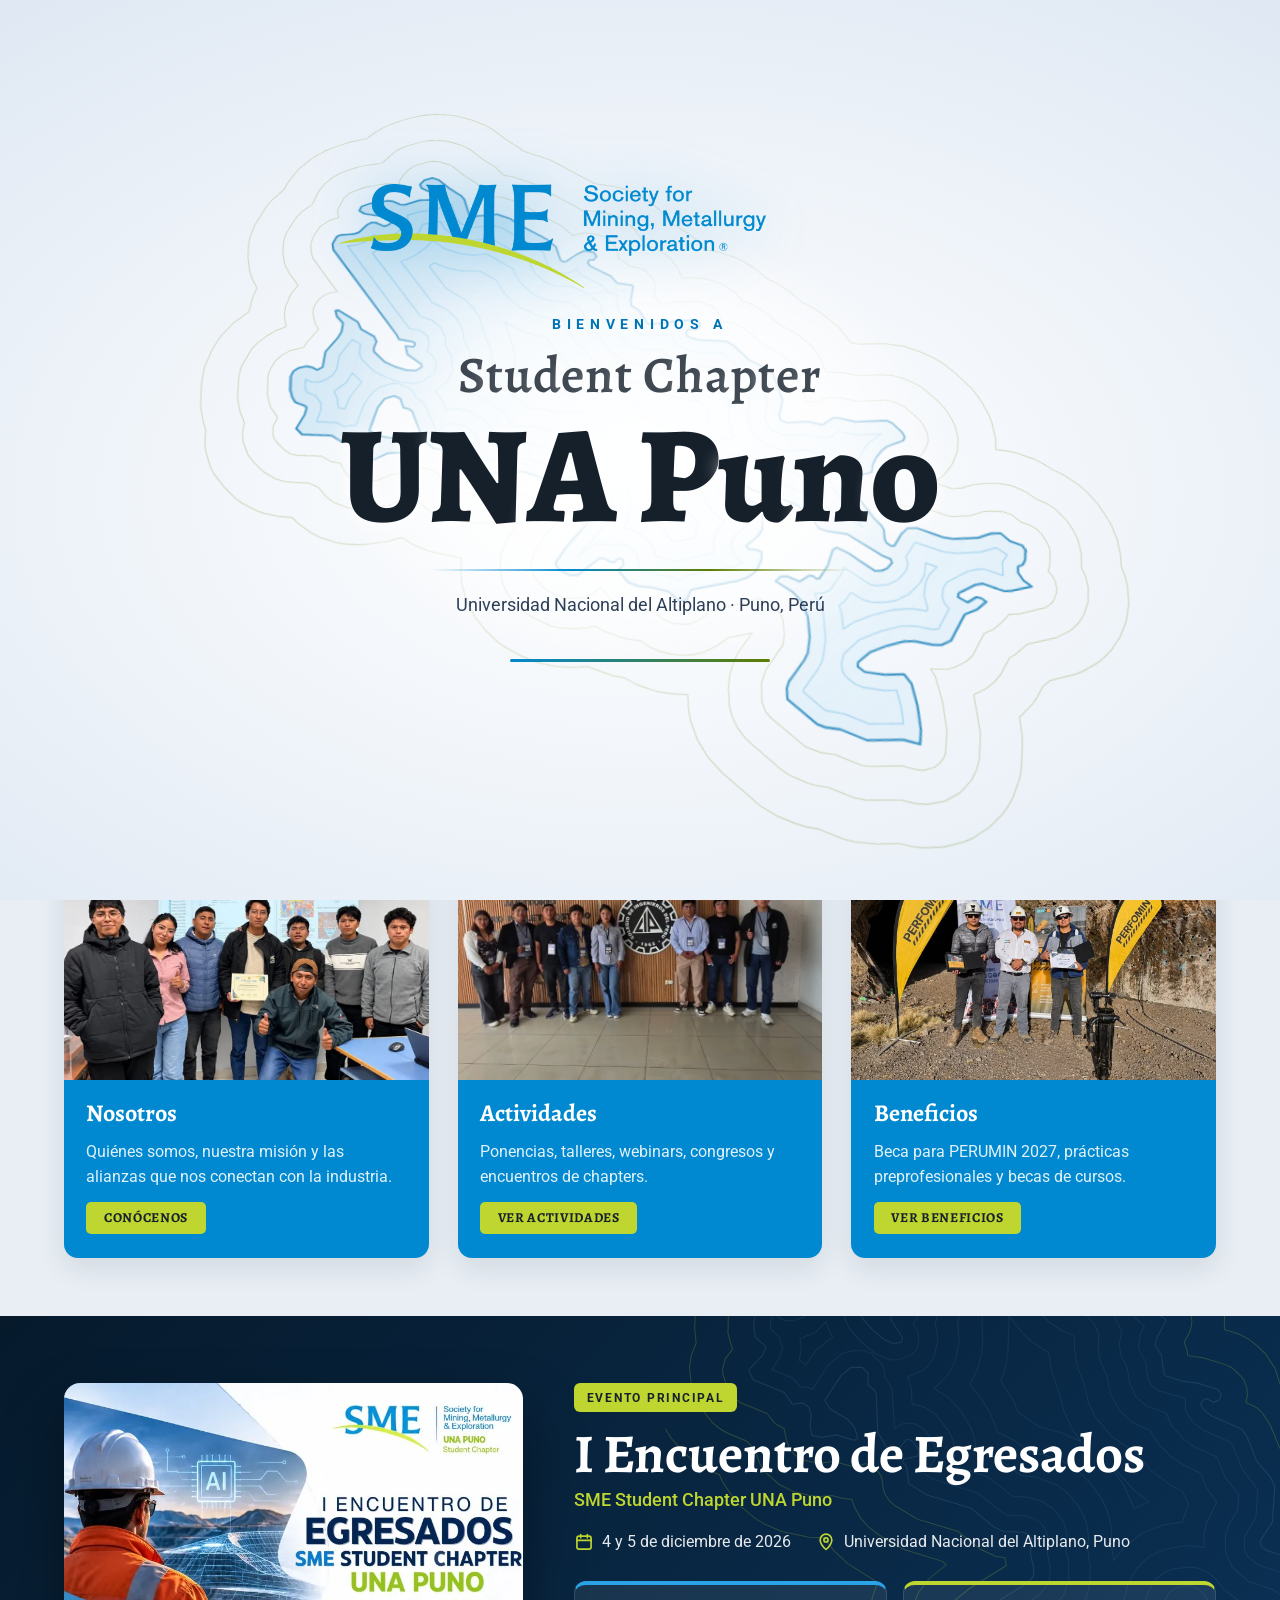
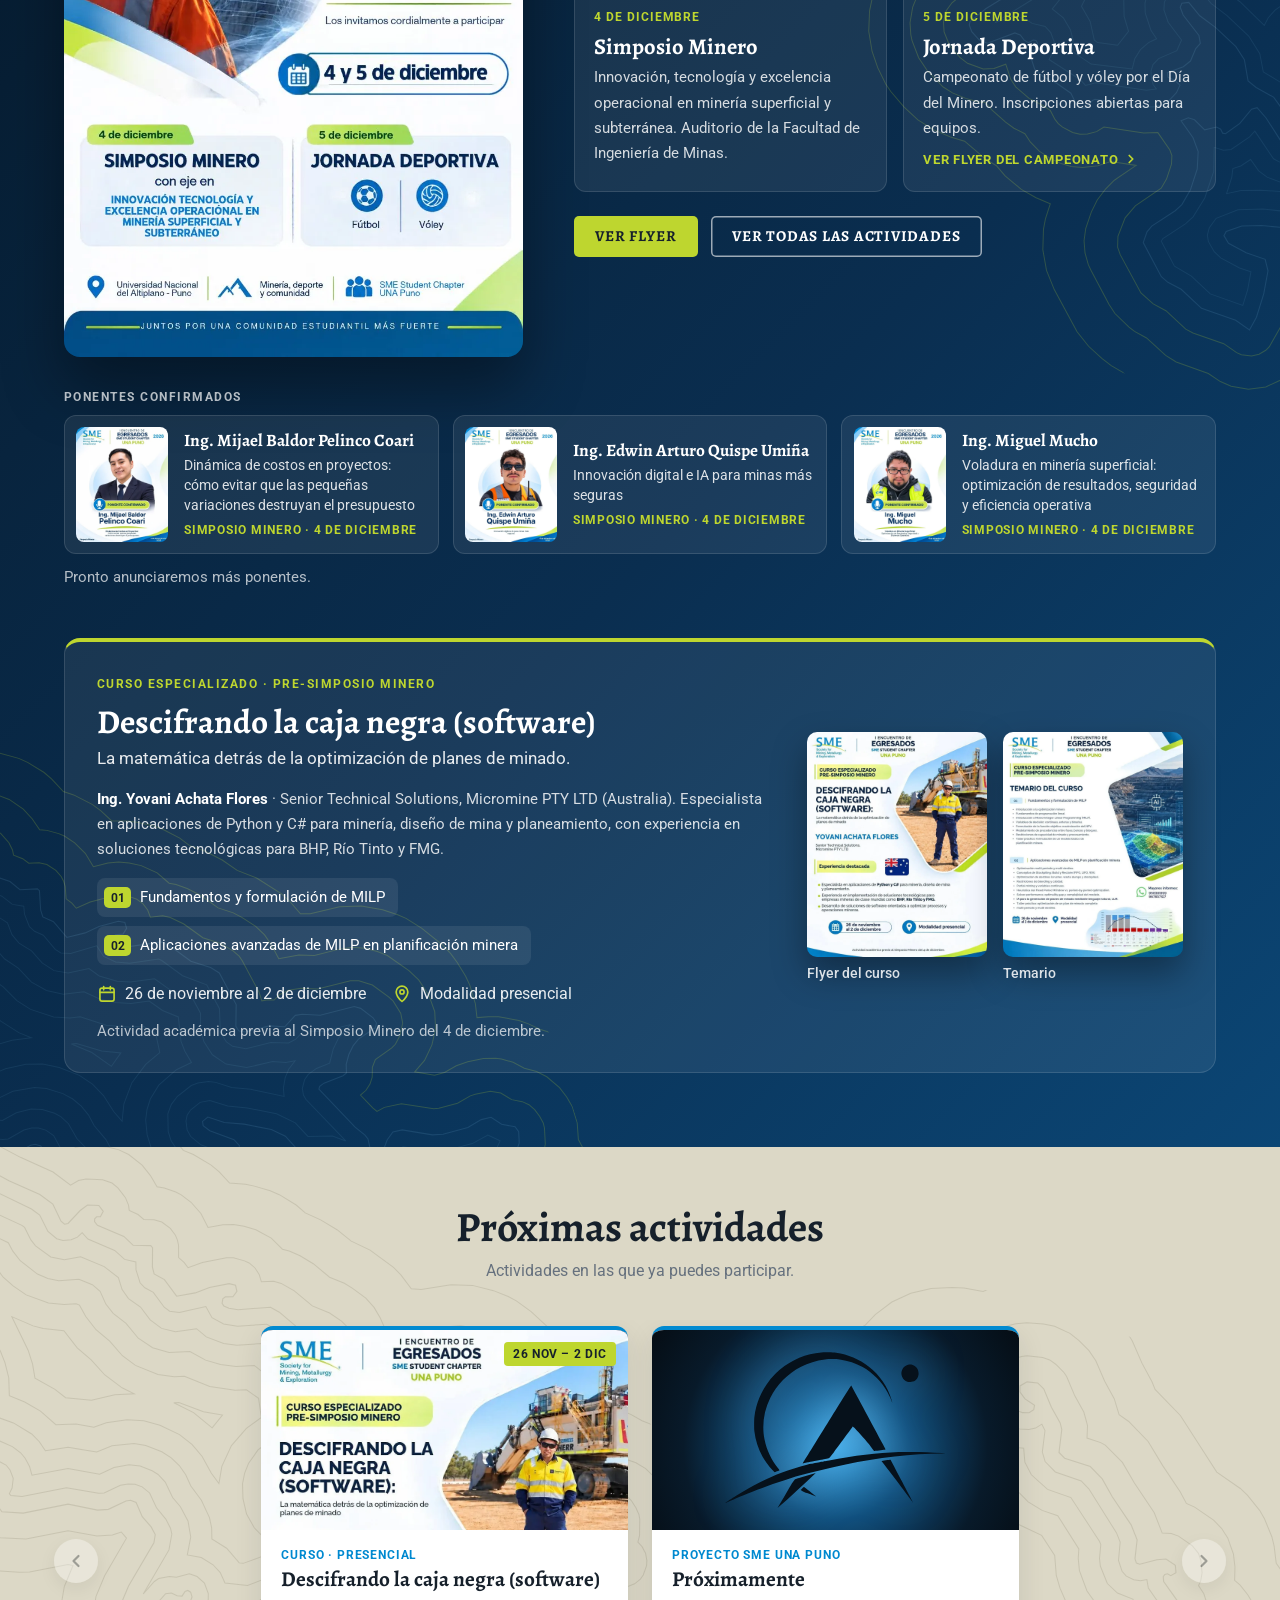
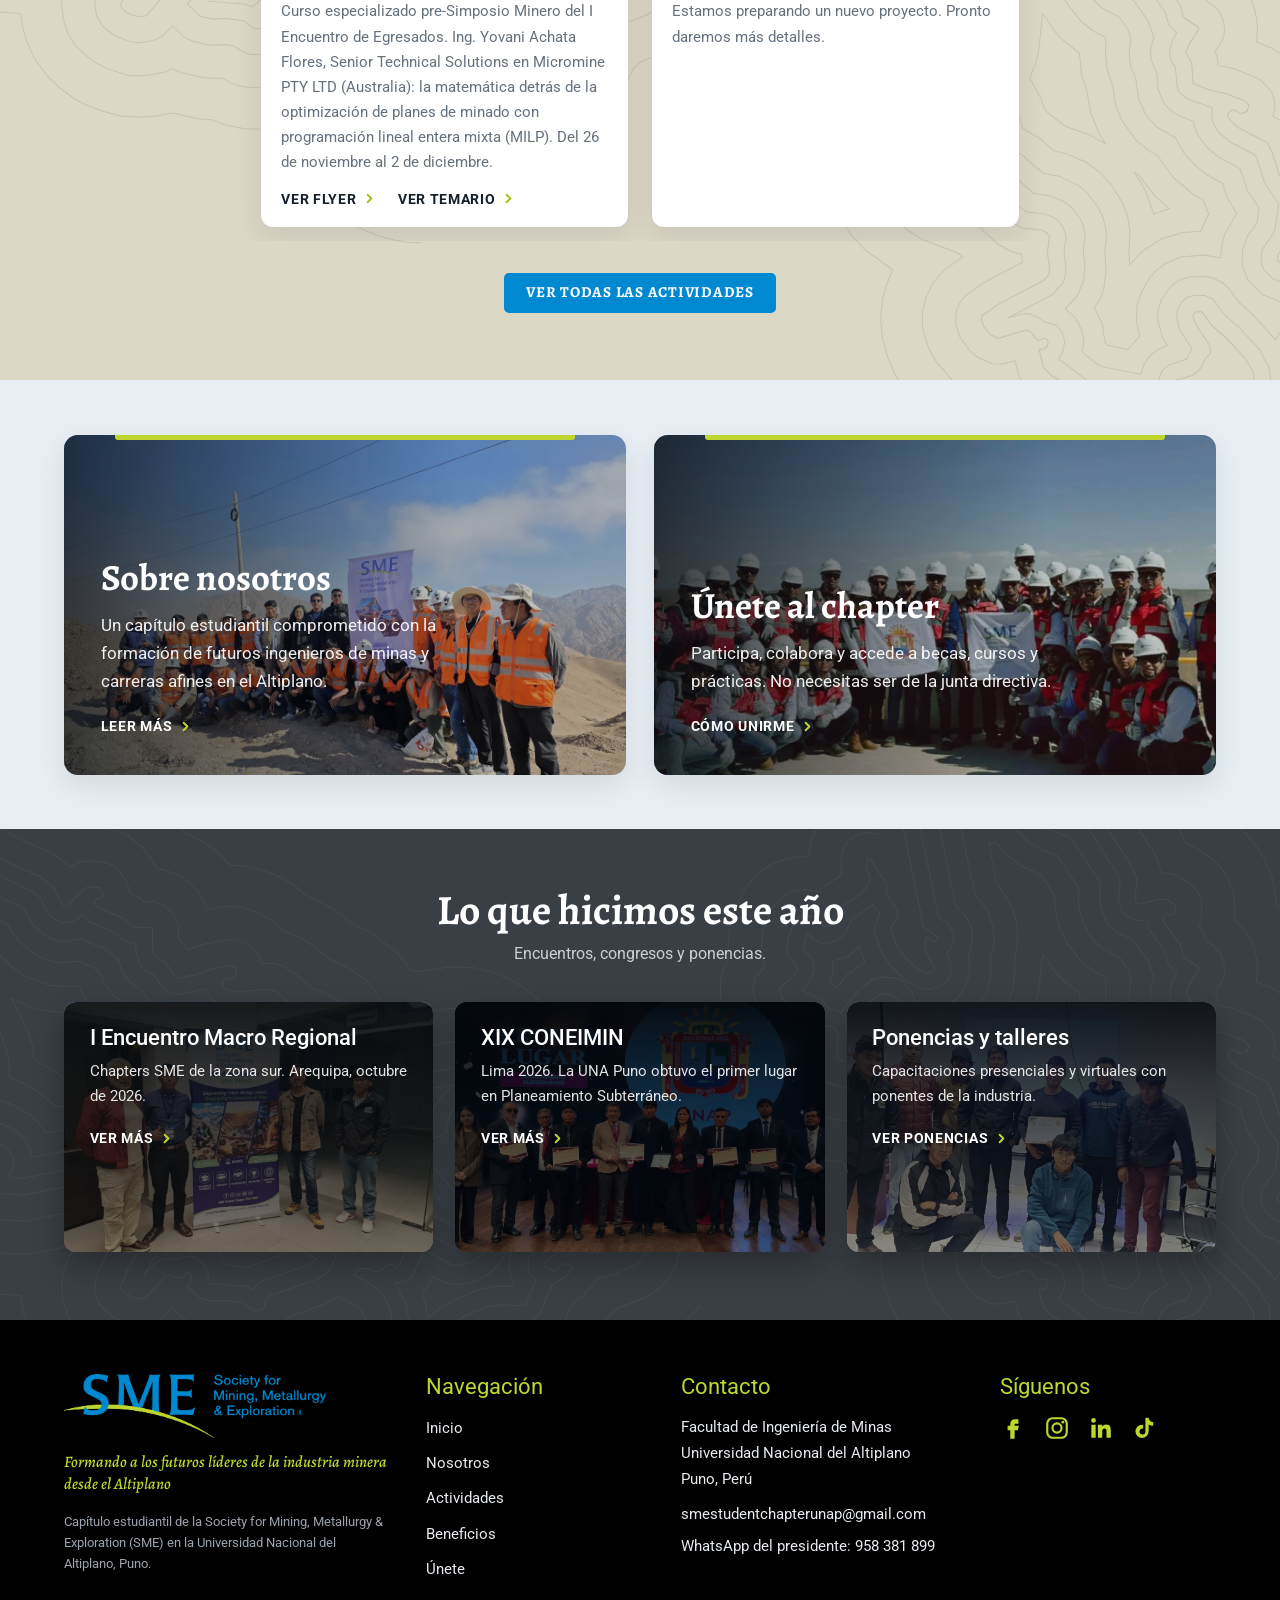
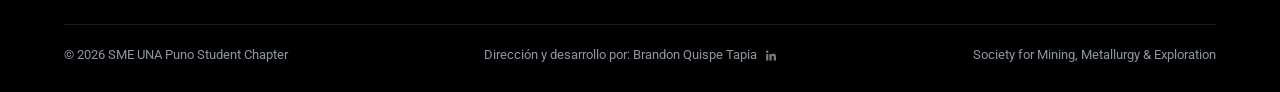
<file: index.html>
<!DOCTYPE html>
<html lang="es">
<head>
<meta charset="utf-8">
<meta name="viewport" content="width=device-width,initial-scale=1">
<title>SME UNA Puno Student Chapter</title>
<meta name="description" content="Capítulo estudiantil de la Society for Mining, Metallurgy &amp; Exploration (SME) en la Universidad Nacional del Altiplano, Puno.">
<meta property="og:title" content="SME UNA Puno Student Chapter">
<meta property="og:description" content="Capítulo estudiantil de la Society for Mining, Metallurgy &amp; Exploration (SME) en la Universidad Nacional del Altiplano, Puno.">
<meta property="og:image" content="img/taller.webp">
<meta name="theme-color" content="#14181d">
<link rel="icon" href="favicon.ico" sizes="any">
<link rel="icon" type="image/png" sizes="32x32" href="favicon-32.png">
<link rel="apple-touch-icon" href="apple-touch-icon.png">
<link rel="preconnect" href="https://fonts.googleapis.com">
<link rel="preconnect" href="https://fonts.gstatic.com" crossorigin>
<link href="https://fonts.googleapis.com/css2?family=Alegreya:ital,wght@0,400;0,500;0,700;1,500&family=Roboto:wght@400;500;700&display=swap" rel="stylesheet">
<link rel="stylesheet" href="styles.css?v=20261124f">
<script>(function(){var t=null;try{t=localStorage.getItem('sme-theme')}catch(e){}if(t!=='light'&&t!=='dark'){t=(window.matchMedia&&window.matchMedia('(prefers-color-scheme: dark)').matches)?'dark':'light'}document.documentElement.setAttribute('data-theme',t)})();</script>
</head>
<body class="intro-on">
<svg width="0" height="0" style="position:absolute" aria-hidden="true"><defs><g id="lk"><path d="M150.7 395.2 L148.8 401.9 L148.5 422.5 L151.7 436.6 L158.7 448.7 L154.7 457.8 L154.6 466.6 L155.8 470.8 L159.2 476.4 L166.3 485.0 L171.2 488.7 L176.9 490.9 L200.2 494.3 L208.6 500.8 L217.3 503.4 L221.7 512.7 L225.2 517.9 L230.1 521.9 L236.0 524.3 L240.1 525.0 L251.9 524.6 L265.2 519.8 L279.7 520.3 L285.6 518.7 L291.4 515.0 L296.8 517.8 L303.7 519.7 L307.1 523.3 L311.1 533.0 L313.5 536.5 L318.2 540.9 L323.9 543.7 L344.8 550.1 L380.9 551.9 L403.5 562.2 L416.4 564.5 L424.3 563.8 L427.3 569.9 L401.7 596.3 L390.3 611.6 L387.3 619.1 L387.1 628.6 L389.8 637.1 L396.9 646.8 L407.9 654.7 L415.4 658.0 L429.4 659.4 L438.1 656.8 L446.9 650.9 L454.1 662.3 L459.9 667.6 L473.0 674.2 L486.3 677.3 L493.0 679.9 L498.5 686.1 L502.1 688.9 L506.3 690.9 L515.7 693.2 L522.1 693.2 L528.1 691.4 L535.1 687.6 L540.2 682.4 L574.0 679.0 L585.5 675.9 L598.9 687.7 L601.7 691.8 L603.1 698.9 L602.1 712.2 L599.6 720.8 L582.0 740.6 L576.1 752.4 L574.0 769.1 L575.9 777.9 L579.6 783.6 L604.4 810.7 L616.7 817.2 L628.5 820.2 L648.5 831.2 L655.2 832.9 L682.6 835.4 L695.0 840.1 L699.3 840.8 L707.9 839.7 L713.7 836.8 L718.4 832.2 L720.6 828.5 L725.7 810.4 L727.2 785.0 L725.7 763.0 L722.9 755.4 L737.9 757.3 L743.9 756.1 L754.9 752.1 L761.8 747.1 L775.8 728.9 L785.2 725.7 L796.3 718.5 L801.3 713.9 L810.6 714.4 L834.3 711.1 L840.0 708.4 L843.2 705.7 L847.8 698.7 L849.1 694.6 L849.5 688.3 L848.0 682.2 L845.5 677.6 L848.2 672.6 L851.7 659.4 L852.0 655.2 L850.9 649.1 L848.6 642.2 L845.3 636.8 L840.7 632.6 L832.7 628.2 L825.7 620.1 L817.8 615.9 L804.9 614.3 L800.5 614.4 L788.3 617.0 L772.0 616.2 L767.8 615.2 L743.1 602.7 L728.5 601.2 L721.5 602.5 L719.0 598.6 L712.5 585.1 L718.2 582.7 L723.0 578.8 L726.6 573.8 L729.3 565.9 L733.7 560.5 L750.0 555.3 L753.8 553.4 L759.9 547.4 L765.2 538.3 L766.2 529.8 L763.3 518.2 L760.9 513.8 L750.8 499.8 L741.0 492.9 L734.3 490.6 L705.8 488.7 L692.5 483.7 L682.0 482.2 L674.0 483.3 L667.9 486.2 L663.2 484.5 L657.9 483.7 L657.9 476.1 L652.6 446.4 L651.3 441.9 L647.8 436.0 L639.7 426.9 L627.0 417.6 L615.3 401.6 L606.1 392.8 L600.4 389.5 L590.2 387.4 L589.9 380.9 L587.8 374.8 L584.0 369.5 L580.6 366.8 L572.2 362.1 L566.5 360.6 L545.8 359.5 L533.0 360.9 L530.8 355.7 L527.3 350.7 L529.8 340.5 L529.9 335.9 L529.2 331.4 L526.5 325.1 L520.8 318.1 L514.9 314.7 L506.6 312.3 L502.9 307.1 L496.5 301.9 L497.0 297.4 L496.0 290.7 L491.8 281.1 L488.0 276.0 L480.9 271.4 L467.5 267.4 L461.0 267.1 L453.6 269.2 L441.9 254.9 L418.2 236.2 L403.2 222.8 L384.9 213.4 L380.6 212.6 L368.4 212.5 L365.6 202.4 L359.2 192.6 L347.6 181.8 L336.0 168.4 L332.4 165.6 L324.0 161.4 L318.1 159.5 L311.8 159.3 L298.8 162.1 L294.6 164.0 L291.0 166.6 L283.4 175.0 L280.4 180.5 L279.2 185.7 L267.3 183.4 L243.9 185.7 L228.9 191.2 L222.3 197.4 L216.4 210.8 L216.0 215.3 L217.0 221.8 L208.1 224.2 L199.2 230.0 L196.4 233.5 L191.0 243.8 L188.7 251.8 L189.4 263.2 L191.1 269.9 L215.2 312.4 L209.0 312.8 L202.9 315.0 L197.8 318.8 L193.9 324.0 L191.7 330.1 L191.4 336.5 L193.7 347.8 L196.9 354.3 L185.2 368.7 L182.9 373.5 L169.7 376.0 L161.2 380.9 L155.2 386.5 L150.7 395.2Z" style="fill:none;vector-effect:non-scaling-stroke;stroke:var(--to);stroke-width:1;opacity:var(--oo,.6)"/><path d="M132.5 370.1 L123.3 388.3 L121.0 398.6 L120.4 419.7 L120.6 425.3 L123.2 438.6 L127.6 450.9 L126.2 461.8 L127.0 471.8 L132.0 485.9 L137.5 494.2 L146.4 504.7 L157.5 513.1 L165.9 516.9 L175.0 519.0 L188.5 520.9 L197.3 526.4 L204.6 536.9 L211.8 543.3 L224.4 550.0 L238.4 552.9 L250.9 552.7 L259.9 551.6 L270.1 548.2 L278.7 548.4 L287.2 547.4 L291.7 554.1 L298.4 561.0 L306.4 566.5 L315.4 570.4 L332.5 575.9 L341.0 577.8 L374.0 579.6 L377.9 581.4 L366.5 596.8 L360.9 609.5 L359.0 623.2 L360.0 636.5 L363.1 646.2 L365.3 650.7 L374.2 663.4 L384.2 672.5 L400.3 682.4 L409.1 685.3 L421.1 687.1 L431.6 687.4 L438.3 686.3 L445.1 691.4 L458.6 698.4 L466.7 701.7 L476.8 704.0 L483.1 709.8 L492.1 715.3 L502.0 718.8 L511.9 721.0 L521.4 721.4 L530.9 719.9 L543.2 715.2 L552.8 709.3 L574.4 707.2 L559.6 723.8 L554.3 732.6 L549.6 743.5 L547.2 754.6 L546.0 769.3 L547.1 779.5 L550.4 789.4 L555.5 798.3 L558.8 802.3 L580.5 826.6 L587.3 832.9 L601.6 841.1 L607.0 843.5 L618.2 846.5 L637.4 856.9 L647.4 860.1 L676.1 863.0 L687.6 867.1 L697.4 868.8 L712.1 867.6 L725.9 862.2 L737.4 853.0 L743.4 845.1 L747.7 836.3 L753.4 814.8 L755.0 781.8 L766.7 777.5 L775.0 772.6 L782.3 766.2 L792.8 752.9 L798.2 750.5 L811.0 742.4 L838.2 739.0 L851.7 734.0 L859.6 728.6 L866.3 721.8 L873.7 709.4 L877.3 695.5 L877.4 685.9 L875.9 677.7 L879.3 664.0 L879.6 649.8 L877.6 640.5 L874.3 631.1 L866.9 619.0 L860.1 612.2 L851.1 606.3 L843.6 598.6 L835.2 592.9 L830.6 590.7 L820.8 587.8 L807.3 586.4 L797.1 586.6 L785.9 588.9 L777.2 588.5 L762.1 580.6 L773.0 574.0 L783.0 563.4 L790.1 551.5 L793.9 537.5 L793.5 523.0 L789.3 507.8 L783.9 497.8 L770.5 480.0 L763.5 474.2 L754.2 468.2 L744.3 464.2 L733.7 462.4 L711.9 461.0 L699.5 456.6 L682.5 454.2 L680.2 441.4 L677.3 431.4 L672.4 422.2 L663.6 411.4 L657.9 405.6 L647.0 397.6 L636.4 383.2 L627.2 374.0 L619.3 367.9 L614.1 365.0 L607.2 353.6 L596.3 343.6 L587.3 338.4 L579.1 334.8 L570.3 332.8 L557.6 332.0 L554.6 319.1 L548.8 307.9 L542.3 299.8 L538.4 296.4 L529.8 290.7 L524.1 288.3 L520.9 277.5 L516.3 267.5 L507.5 256.0 L500.0 249.9 L491.5 245.4 L472.9 239.9 L465.3 239.1 L457.4 231.4 L436.4 214.9 L418.4 199.3 L397.6 188.3 L388.1 185.4 L380.0 173.8 L367.8 162.3 L355.3 148.1 L347.2 141.8 L336.3 136.2 L327.4 132.9 L313.2 131.2 L303.8 132.3 L290.0 135.5 L280.6 139.7 L276.3 142.5 L272.3 145.8 L263.1 155.6 L237.9 158.3 L223.9 162.8 L214.5 167.2 L210.2 170.1 L202.6 177.2 L196.6 185.7 L189.8 202.3 L179.4 210.2 L172.9 218.3 L164.1 235.4 L161.5 244.5 L160.8 258.6 L162.3 271.1 L163.6 276.2 L167.9 285.8 L176.4 300.7 L169.2 310.8 L164.3 324.6 L163.3 334.3 L165.1 348.2 L155.2 351.8 L146.3 357.2 L138.8 363.0 L132.5 370.1Z" style="fill:none;vector-effect:non-scaling-stroke;stroke:var(--to);stroke-width:1;opacity:var(--oo,.6)"/><path d="M91.6 455.2 L91.5 469.9 L92.7 478.3 L97.5 494.6 L101.1 502.3 L110.5 516.4 L121.5 529.3 L127.3 534.6 L140.3 543.6 L147.4 547.2 L162.3 552.2 L173.5 554.2 L178.9 560.6 L191.0 571.4 L197.8 576.0 L212.5 582.9 L220.2 585.3 L236.3 587.9 L259.9 587.1 L272.3 584.4 L282.5 592.8 L296.9 600.8 L325.1 610.1 L324.0 623.2 L324.4 635.0 L327.9 651.9 L334.8 667.8 L342.7 679.9 L352.6 691.7 L358.3 696.8 L372.4 706.8 L386.3 714.5 L401.4 719.4 L416.5 721.8 L428.9 722.4 L449.6 732.7 L460.0 736.0 L469.2 742.6 L485.2 750.3 L499.0 754.1 L511.9 756.1 L511.0 769.5 L511.5 778.3 L515.2 795.4 L522.4 811.5 L532.7 825.7 L560.0 855.6 L572.4 865.1 L585.7 872.3 L594.9 876.3 L605.4 879.4 L623.5 889.1 L631.9 892.2 L649.5 895.7 L668.1 897.4 L678.4 900.9 L686.6 902.7 L703.3 903.8 L720.0 901.7 L728.1 899.4 L743.3 892.5 L757.0 882.7 L763.0 876.9 L768.4 870.4 L777.3 856.2 L780.6 848.4 L786.2 828.5 L787.9 820.4 L789.3 805.1 L802.0 795.8 L808.0 790.0 L815.4 780.9 L823.0 776.3 L845.7 773.2 L853.6 771.1 L868.5 764.7 L875.5 760.4 L882.0 755.5 L893.5 743.8 L902.5 730.3 L908.8 715.2 L912.1 699.2 L912.5 691.1 L911.7 679.2 L913.8 669.7 L915.0 653.6 L913.0 637.6 L906.5 617.3 L898.7 603.1 L893.8 596.6 L882.3 585.2 L873.7 579.0 L866.1 571.8 L859.2 566.5 L843.9 558.3 L835.7 555.5 L826.3 553.3 L828.6 541.7 L829.0 525.3 L828.0 517.1 L824.8 503.9 L821.8 494.8 L817.7 486.1 L805.1 467.0 L795.2 455.1 L789.4 449.9 L778.6 442.1 L762.5 433.5 L744.9 428.5 L719.5 426.4 L711.6 423.8 L705.9 410.2 L701.4 402.6 L685.7 383.7 L672.1 372.5 L662.8 360.2 L651.4 348.8 L640.2 339.9 L634.4 331.6 L622.7 319.7 L616.0 314.6 L604.0 307.6 L597.1 304.3 L584.3 300.0 L578.1 288.8 L572.9 281.6 L560.5 269.2 L553.1 263.8 L546.9 250.5 L542.6 243.5 L532.0 231.0 L525.9 225.5 L512.1 216.5 L504.7 213.0 L481.5 206.0 L437.5 170.0 L410.4 155.7 L405.9 150.3 L393.0 138.0 L379.5 122.8 L372.9 117.1 L358.1 107.9 L344.3 101.6 L336.5 99.1 L320.5 96.4 L312.4 96.2 L304.3 96.7 L287.6 100.0 L271.0 105.4 L263.2 109.4 L255.8 114.2 L246.7 122.0 L230.5 124.1 L220.8 126.9 L204.2 133.1 L189.1 142.2 L176.2 154.2 L166.1 168.6 L160.6 180.1 L148.7 192.1 L143.5 199.2 L131.6 222.5 L127.1 237.9 L126.0 245.9 L126.0 262.0 L128.0 278.1 L130.3 286.7 L135.8 299.8 L132.0 309.7 L128.7 326.9 L114.8 337.5 L104.2 349.6 L99.8 356.3 L93.6 368.5 L87.7 385.6 L85.6 403.5 L85.8 428.7 L88.9 445.9 L91.6 455.2Z" style="fill:none;vector-effect:non-scaling-stroke;stroke:var(--to);stroke-width:1;opacity:var(--oo,.6)"/><path d="M170.6 404.6 L170.4 420.4 L172.1 428.1 L175.2 434.2 L184.5 439.1 L185.9 441.3 L184.1 448.4 L176.2 462.5 L181.9 469.5 L209.5 473.4 L219.2 481.5 L227.3 478.3 L233.0 480.4 L236.7 486.8 L238.0 496.0 L241.4 503.0 L249.1 502.8 L261.4 497.6 L276.9 498.5 L279.4 496.0 L274.9 488.1 L267.5 482.7 L250.9 477.7 L244.7 471.8 L253.1 447.9 L259.5 439.3 L268.7 436.9 L274.6 440.7 L277.1 450.5 L282.5 452.7 L285.4 455.5 L294.6 486.9 L304.2 497.1 L313.9 499.6 L319.4 487.8 L321.5 486.4 L325.8 487.8 L332.3 493.7 L332.8 495.9 L331.6 498.6 L321.0 504.1 L321.2 506.3 L325.0 508.9 L330.6 522.8 L347.8 528.3 L386.4 530.1 L409.3 541.0 L418.3 542.6 L434.5 539.3 L438.4 539.7 L442.5 542.6 L444.6 555.5 L449.8 565.7 L451.6 572.8 L448.8 579.4 L419.2 609.6 L409.0 623.2 L409.0 626.3 L412.4 631.2 L420.2 636.5 L427.6 637.5 L448.0 623.4 L452.8 624.0 L457.1 627.4 L461.0 628.7 L464.4 625.5 L466.9 625.3 L468.8 627.3 L469.0 631.4 L467.2 634.0 L463.4 635.9 L471.6 649.0 L481.1 653.8 L492.5 656.1 L506.2 661.4 L513.6 670.2 L518.8 671.4 L522.1 669.9 L525.4 662.9 L527.2 661.5 L570.1 657.4 L577.7 655.3 L583.9 651.9 L588.2 647.2 L592.6 639.4 L593.9 632.5 L588.4 629.5 L582.4 628.4 L581.1 624.8 L592.9 616.7 L597.6 610.6 L599.4 599.3 L602.1 594.1 L599.3 587.9 L582.2 574.4 L578.2 568.6 L578.8 565.0 L584.2 562.9 L596.0 571.6 L611.5 578.1 L631.9 589.5 L641.5 598.5 L648.9 615.2 L656.8 618.8 L673.3 623.3 L701.9 647.9 L707.8 651.4 L708.5 655.1 L703.0 659.7 L697.7 661.5 L691.7 661.1 L671.2 641.8 L661.7 635.2 L657.5 637.5 L650.8 651.6 L641.2 663.0 L638.7 663.1 L636.3 660.3 L632.5 659.3 L623.3 664.1 L612.9 657.9 L607.4 657.5 L602.1 661.5 L615.4 672.9 L622.4 683.2 L625.2 697.6 L623.9 716.0 L619.9 730.0 L615.7 736.4 L599.6 753.8 L596.9 759.4 L596.0 769.0 L617.8 793.2 L624.3 796.5 L636.6 799.5 L657.2 811.0 L687.6 813.8 L700.9 818.9 L704.0 807.0 L705.2 786.4 L704.0 766.7 L699.3 757.8 L682.4 756.3 L666.0 752.1 L660.7 746.8 L661.7 743.0 L673.4 735.3 L689.4 730.9 L705.2 728.5 L714.4 729.5 L729.2 734.3 L736.6 735.3 L745.7 732.1 L762.6 709.9 L774.9 706.2 L784.2 700.1 L780.4 696.4 L776.4 695.0 L767.7 699.0 L760.3 693.2 L761.6 689.6 L778.0 683.5 L784.9 683.1 L802.0 691.9 L808.0 692.5 L827.5 690.2 L821.4 683.7 L818.4 675.9 L819.7 670.4 L824.4 669.1 L827.5 665.0 L830.0 655.8 L828.4 650.9 L818.2 645.4 L811.6 637.0 L803.1 636.3 L790.3 639.2 L768.6 638.1 L759.9 635.8 L736.9 623.9 L728.9 623.2 L722.2 628.1 L713.7 638.9 L710.9 638.9 L707.1 635.6 L706.2 631.6 L707.1 622.3 L705.7 618.4 L699.8 609.5 L680.7 569.4 L682.0 567.5 L686.3 566.0 L703.6 565.0 L707.0 563.7 L709.1 556.6 L713.6 549.7 L719.6 543.5 L725.5 539.6 L741.9 534.9 L744.2 531.4 L742.8 526.3 L735.3 515.5 L730.6 512.3 L701.0 510.5 L686.9 505.0 L681.0 504.1 L669.5 510.5 L657.3 505.7 L636.4 504.4 L631.5 501.7 L630.4 497.3 L636.3 480.0 L631.0 450.2 L625.4 443.6 L611.2 433.4 L598.7 416.0 L592.5 410.1 L565.4 405.5 L558.2 402.5 L554.5 399.6 L553.6 397.1 L555.1 393.5 L557.6 392.4 L563.8 393.9 L568.2 390.2 L568.3 385.0 L563.4 382.3 L546.5 381.5 L533.7 383.0 L517.8 381.9 L511.2 365.8 L503.9 359.1 L503.9 353.2 L508.0 337.2 L506.9 335.2 L492.6 331.3 L486.8 322.1 L467.4 307.7 L465.8 303.9 L466.5 301.7 L468.5 300.5 L471.6 301.2 L475.0 297.4 L472.6 291.7 L463.4 289.0 L456.3 292.0 L443.7 300.1 L440.7 300.0 L438.4 296.8 L435.2 281.1 L426.5 270.7 L404.0 253.0 L391.3 241.3 L378.5 234.5 L355.7 234.5 L349.7 231.4 L345.9 212.2 L342.9 207.3 L331.8 197.1 L320.8 184.3 L314.4 181.1 L305.6 183.0 L301.0 188.1 L302.6 193.1 L308.4 197.2 L317.7 199.8 L318.2 203.6 L315.3 207.3 L310.1 208.9 L300.2 208.3 L284.8 212.5 L280.6 212.0 L271.7 206.4 L267.2 205.4 L248.6 207.2 L240.2 210.1 L238.0 215.3 L243.4 219.6 L271.6 227.8 L273.2 229.8 L272.8 232.1 L267.3 236.1 L263.0 237.5 L254.4 231.9 L250.3 231.3 L245.7 233.7 L237.4 242.3 L232.9 243.8 L218.2 243.7 L214.8 245.5 L210.6 253.8 L211.3 261.0 L272.7 368.8 L274.9 374.3 L287.6 378.2 L290.0 379.9 L290.0 382.5 L288.2 384.2 L281.0 382.4 L282.6 392.3 L295.5 404.4 L295.9 407.9 L290.2 411.2 L281.2 409.8 L270.0 404.5 L260.3 398.1 L250.4 385.6 L250.2 381.9 L253.0 374.3 L250.7 368.4 L238.4 358.8 L235.1 350.0 L216.1 334.3 L213.3 334.4 L214.7 341.4 L220.6 349.8 L219.2 359.6 L215.6 366.2 L203.6 380.8 L200.9 397.9 L195.8 400.5 L190.0 396.7 L185.1 395.3 L177.6 396.6 L173.0 399.5 L170.6 404.6Z" style="fill:none;vector-effect:non-scaling-stroke;stroke:var(--tc);stroke-width:var(--wc,1.4)"/><path d="M184.5 409.8 L184.4 419.0 L185.6 423.9 L194.5 429.3 L199.4 437.6 L199.5 444.6 L195.2 457.2 L213.9 460.1 L221.8 465.5 L226.5 464.4 L232.2 465.2 L240.5 442.0 L249.1 429.9 L256.1 425.7 L266.7 423.1 L272.3 423.4 L284.1 430.5 L287.2 434.7 L288.9 440.3 L297.0 447.6 L307.6 480.3 L314.9 474.0 L323.3 472.5 L333.0 475.8 L343.5 485.4 L345.8 490.3 L346.7 497.8 L343.8 505.5 L340.4 509.5 L341.2 511.4 L350.3 514.4 L388.4 516.3 L413.6 527.5 L418.2 528.4 L433.1 525.4 L439.8 525.8 L445.3 527.5 L450.6 531.1 L455.5 537.6 L458.1 551.1 L463.4 562.3 L465.4 570.7 L465.3 575.8 L459.7 588.2 L429.6 619.1 L441.3 611.1 L445.4 609.6 L454.6 610.1 L460.2 612.1 L471.5 612.0 L477.3 615.8 L482.0 622.6 L483.0 632.1 L481.4 638.2 L511.2 648.4 L516.5 652.0 L524.5 647.8 L567.5 643.6 L575.4 640.4 L571.9 637.6 L569.3 633.1 L567.3 626.9 L567.6 621.2 L571.0 615.1 L584.3 604.9 L586.0 595.2 L571.4 583.4 L565.4 574.1 L564.2 567.8 L565.6 560.4 L568.2 555.8 L572.4 552.6 L581.8 549.1 L590.1 550.2 L603.0 559.3 L618.3 565.9 L640.2 578.2 L652.9 590.4 L659.5 604.6 L679.3 610.7 L688.7 618.1 L667.5 574.2 L666.7 570.2 L667.5 564.7 L671.6 558.2 L676.0 554.9 L684.1 552.2 L696.1 551.4 L702.7 540.9 L709.6 533.7 L722.8 525.8 L698.7 524.3 L683.6 518.7 L675.0 523.4 L668.3 524.5 L654.2 519.5 L632.6 517.9 L622.6 512.6 L618.7 507.5 L616.4 497.9 L621.8 478.9 L617.8 456.4 L600.8 442.8 L588.0 425.2 L585.9 423.2 L561.5 419.0 L550.6 414.3 L542.4 406.7 L539.6 396.4 L516.7 395.8 L509.0 392.8 L505.4 388.4 L499.5 374.0 L493.5 368.5 L490.6 363.4 L489.9 352.1 L491.4 345.5 L482.7 341.1 L476.4 331.8 L456.8 316.9 L453.4 310.5 L448.6 313.2 L442.9 314.1 L436.0 313.1 L431.3 310.3 L425.6 302.5 L422.2 287.4 L416.7 280.8 L383.1 252.8 L375.0 248.5 L351.8 248.0 L340.9 242.3 L336.2 235.4 L332.7 217.4 L328.5 213.1 L324.5 217.9 L319.5 220.7 L311.8 222.8 L301.7 222.4 L286.8 226.4 L287.0 232.2 L284.7 239.5 L273.0 248.9 L261.8 251.5 L252.2 247.1 L243.1 255.1 L234.3 257.8 L225.6 257.8 L285.3 362.9 L295.1 366.3 L300.5 370.7 L302.7 374.1 L304.0 383.3 L301.4 390.7 L307.0 396.4 L309.5 403.1 L309.6 410.6 L306.9 416.6 L296.0 423.9 L289.5 425.1 L276.4 423.0 L262.3 416.2 L250.3 407.9 L238.6 393.2 L236.4 386.3 L237.5 375.9 L229.6 369.7 L216.8 386.8 L214.5 401.3 L210.5 408.0 L202.3 412.9 L197.1 414.4 L190.6 413.5 L184.5 409.8Z M721.9 650.3 L722.3 657.8 L719.4 663.9 L710.9 671.3 L702.1 674.8 L690.9 675.1 L685.6 673.7 L664.7 654.9 L661.5 660.6 L649.0 674.7 L642.8 676.9 L634.7 676.5 L639.2 696.2 L637.3 719.9 L631.6 737.7 L626.7 745.0 L611.3 761.7 L610.5 764.2 L626.4 781.9 L642.3 786.7 L661.4 797.3 L690.4 800.1 L691.2 786.4 L690.2 771.0 L680.1 770.1 L662.6 765.7 L656.0 762.0 L649.1 754.7 L647.0 749.8 L647.1 743.3 L650.8 734.2 L666.9 722.8 L687.3 717.1 L705.6 714.5 L717.4 715.8 L732.3 720.6 L737.1 720.3 L750.3 703.0 L747.1 697.8 L746.5 691.2 L748.9 683.8 L753.1 678.5 L774.4 670.0 L784.1 669.1 L790.0 670.0 L804.5 677.4 L806.9 664.6 L812.7 658.3 L804.4 650.4 L789.6 653.2 L766.5 651.9 L756.4 649.4 L733.0 637.6 L721.9 650.3Z" style="fill:none;vector-effect:non-scaling-stroke;stroke:var(--ti);stroke-width:1;opacity:var(--oi,.7)"/><path d="M211.7 426.1 L214.8 433.4 L215.7 444.1 L222.0 446.1 L227.4 432.6 L238.2 418.3 L229.3 407.4 L223.5 417.6 L211.7 426.1Z M319.7 386.7 L325.0 398.5 L325.3 413.6 L322.5 421.7 L319.4 426.6 L307.8 435.6 L313.1 444.1 L317.0 456.7 L328.3 457.1 L338.4 460.6 L352.5 471.6 L358.0 478.3 L360.5 483.5 L362.5 491.4 L362.7 499.0 L393.6 501.0 L418.3 512.0 L431.5 509.5 L444.4 510.3 L453.2 513.6 L462.1 519.9 L466.2 524.2 L470.5 531.9 L473.4 546.0 L477.9 555.2 L481.2 568.4 L480.2 582.0 L473.7 596.1 L484.6 601.1 L492.8 609.4 L497.1 617.3 L498.8 626.8 L516.8 633.4 L551.5 629.0 L551.5 620.1 L554.3 611.5 L559.5 604.1 L565.3 599.3 L559.1 593.7 L550.7 580.4 L548.5 572.4 L548.6 564.1 L552.9 549.9 L558.2 543.2 L565.2 538.3 L579.1 533.3 L585.1 532.9 L594.0 534.5 L599.5 537.1 L611.0 545.3 L626.0 551.9 L650.8 566.3 L652.4 559.4 L656.5 551.6 L661.8 545.4 L669.0 540.5 L661.1 539.4 L650.7 535.3 L628.2 533.3 L612.6 525.1 L604.1 514.1 L600.7 501.5 L601.2 490.3 L605.4 477.6 L603.0 464.4 L589.0 453.5 L577.5 438.0 L557.1 434.3 L546.7 430.2 L533.8 421.3 L527.5 412.6 L509.6 410.7 L498.9 405.2 L491.3 395.9 L486.0 383.4 L477.9 374.0 L474.5 365.3 L473.9 354.7 L464.5 342.9 L447.2 329.9 L433.3 329.0 L422.7 324.0 L412.5 311.8 L409.9 306.0 L407.3 294.5 L405.5 292.3 L371.0 264.5 L350.1 264.0 L333.3 256.5 L324.8 248.1 L320.2 237.2 L313.7 238.7 L302.0 238.9 L299.7 245.4 L294.8 252.5 L279.5 263.5 L266.5 267.3 L255.2 266.4 L250.5 269.3 L296.2 349.4 L308.1 356.0 L315.9 364.8 L319.7 376.0 L319.7 386.7Z M667.0 679.0 L660.2 686.3 L654.3 690.0 L655.2 697.2 L654.3 711.9 L665.5 706.3 L681.6 702.0 L700.6 698.8 L717.8 699.7 L730.1 703.1 L731.5 701.3 L730.7 688.9 L734.4 677.0 L739.2 669.7 L747.6 663.1 L738.3 658.4 L735.1 669.1 L730.0 676.1 L717.6 686.0 L704.4 690.7 L696.0 691.4 L684.1 690.1 L675.9 686.6 L667.0 679.0Z" style="fill:none;vector-effect:non-scaling-stroke;stroke:var(--ti);stroke-width:1;opacity:var(--oi,.7)"/><path d="M338.0 382.1 L342.6 395.0 L343.7 412.5 L340.4 425.9 L331.9 439.5 L346.0 444.3 L358.2 452.4 L370.9 465.2 L375.6 473.1 L378.7 481.7 L398.0 483.6 L420.5 493.2 L434.3 491.3 L452.8 493.9 L462.0 497.9 L473.9 506.3 L480.4 513.2 L485.4 521.2 L488.8 530.0 L490.7 540.3 L496.4 554.2 L499.5 570.0 L499.2 578.8 L497.1 588.0 L507.3 598.6 L514.6 613.2 L517.8 614.4 L534.7 612.6 L540.8 598.9 L534.1 587.5 L530.6 574.7 L530.8 561.4 L533.5 549.0 L537.4 540.8 L542.7 533.4 L553.1 524.5 L571.3 516.7 L585.3 514.9 L582.9 504.1 L582.4 495.1 L586.6 474.8 L575.6 465.5 L567.3 454.5 L552.1 451.6 L539.8 446.8 L528.5 440.2 L517.4 430.0 L500.1 426.5 L487.6 419.2 L477.8 408.5 L470.8 393.9 L462.3 383.0 L458.2 373.9 L456.1 362.3 L451.1 355.3 L441.2 348.0 L424.4 345.1 L415.9 341.0 L408.3 335.3 L396.9 320.9 L392.8 311.5 L390.8 303.7 L365.2 282.5 L351.2 282.3 L337.8 279.1 L323.4 271.6 L311.5 260.4 L304.7 268.0 L295.6 274.9 L286.9 280.0 L278.9 282.8 L308.7 335.1 L322.6 344.8 L331.5 355.8 L336.7 368.9 L338.0 382.1Z" style="fill:none;vector-effect:non-scaling-stroke;stroke:var(--ti);stroke-width:1;opacity:var(--oi,.7)"/><path d="M306.9 291.4 L323.3 320.3 L340.9 334.9 L348.8 345.8 L354.3 357.9 L357.9 377.4 L362.2 391.0 L363.6 401.4 L363.6 414.4 L360.4 429.3 L371.7 437.6 L382.8 448.2 L392.6 462.5 L409.2 466.1 L423.2 472.3 L434.3 471.3 L451.9 473.0 L465.4 477.3 L477.8 484.3 L491.9 495.9 L500.1 506.4 L506.0 518.4 L510.0 533.9 L514.2 544.0 L520.1 530.6 L532.2 515.5 L548.0 504.4 L562.4 498.6 L564.1 482.3 L555.9 472.9 L546.5 470.9 L526.5 462.7 L507.8 449.1 L499.3 447.3 L486.5 442.3 L469.9 430.2 L461.2 419.6 L453.8 405.0 L444.9 392.9 L439.2 380.0 L436.4 369.4 L433.9 367.5 L423.9 365.8 L411.4 361.3 L394.8 350.1 L385.9 340.1 L379.6 330.9 L373.1 315.2 L357.4 302.5 L336.6 299.8 L324.4 294.9 L311.8 287.8 L306.9 291.4Z" style="fill:none;vector-effect:non-scaling-stroke;stroke:var(--ti);stroke-width:1;opacity:var(--oi,.7)"/><path d="M378.6 365.0 L385.1 395.8 L385.9 407.9 L385.0 420.1 L399.1 433.4 L406.1 442.4 L426.8 449.7 L447.0 450.1 L463.1 453.2 L454.4 445.8 L442.9 431.8 L434.8 416.6 L425.8 403.9 L418.4 387.1 L401.9 381.1 L394.1 376.9 L378.6 365.0Z M520.0 497.0 L531.1 488.7 L516.2 482.1 L497.9 469.5 L493.7 468.6 L507.9 480.8 L520.0 497.0Z" style="fill:none;vector-effect:non-scaling-stroke;stroke:var(--ti);stroke-width:1;opacity:var(--oi,.7)"/></g></defs></svg>
<div id="intro" role="dialog" aria-label="Bienvenida a SME UNA Puno">
  <div class="grid"></div>
  <div class="pit"><div class="pit-tilt" style="transform-origin:18.0% 46.2%"><svg viewBox="0 0 1000 1000" aria-hidden="true">
    <defs><linearGradient id="lakeFill" x1="0" y1="0" x2="1" y2="1"><stop offset="0" stop-color="#0089d0" stop-opacity=".30"/><stop offset="1" stop-color="#38bdf8" stop-opacity=".10"/></linearGradient></defs>
    <path class="lk-out" pathLength="1" d="M150.7 395.2 L148.8 401.9 L148.5 422.5 L151.7 436.6 L158.7 448.7 L154.7 457.8 L154.6 466.6 L155.8 470.8 L159.2 476.4 L166.3 485.0 L171.2 488.7 L176.9 490.9 L200.2 494.3 L208.6 500.8 L217.3 503.4 L221.7 512.7 L225.2 517.9 L230.1 521.9 L236.0 524.3 L240.1 525.0 L251.9 524.6 L265.2 519.8 L279.7 520.3 L285.6 518.7 L291.4 515.0 L296.8 517.8 L303.7 519.7 L307.1 523.3 L311.1 533.0 L313.5 536.5 L318.2 540.9 L323.9 543.7 L344.8 550.1 L380.9 551.9 L403.5 562.2 L416.4 564.5 L424.3 563.8 L427.3 569.9 L401.7 596.3 L390.3 611.6 L387.3 619.1 L387.1 628.6 L389.8 637.1 L396.9 646.8 L407.9 654.7 L415.4 658.0 L429.4 659.4 L438.1 656.8 L446.9 650.9 L454.1 662.3 L459.9 667.6 L473.0 674.2 L486.3 677.3 L493.0 679.9 L498.5 686.1 L502.1 688.9 L506.3 690.9 L515.7 693.2 L522.1 693.2 L528.1 691.4 L535.1 687.6 L540.2 682.4 L574.0 679.0 L585.5 675.9 L598.9 687.7 L601.7 691.8 L603.1 698.9 L602.1 712.2 L599.6 720.8 L582.0 740.6 L576.1 752.4 L574.0 769.1 L575.9 777.9 L579.6 783.6 L604.4 810.7 L616.7 817.2 L628.5 820.2 L648.5 831.2 L655.2 832.9 L682.6 835.4 L695.0 840.1 L699.3 840.8 L707.9 839.7 L713.7 836.8 L718.4 832.2 L720.6 828.5 L725.7 810.4 L727.2 785.0 L725.7 763.0 L722.9 755.4 L737.9 757.3 L743.9 756.1 L754.9 752.1 L761.8 747.1 L775.8 728.9 L785.2 725.7 L796.3 718.5 L801.3 713.9 L810.6 714.4 L834.3 711.1 L840.0 708.4 L843.2 705.7 L847.8 698.7 L849.1 694.6 L849.5 688.3 L848.0 682.2 L845.5 677.6 L848.2 672.6 L851.7 659.4 L852.0 655.2 L850.9 649.1 L848.6 642.2 L845.3 636.8 L840.7 632.6 L832.7 628.2 L825.7 620.1 L817.8 615.9 L804.9 614.3 L800.5 614.4 L788.3 617.0 L772.0 616.2 L767.8 615.2 L743.1 602.7 L728.5 601.2 L721.5 602.5 L719.0 598.6 L712.5 585.1 L718.2 582.7 L723.0 578.8 L726.6 573.8 L729.3 565.9 L733.7 560.5 L750.0 555.3 L753.8 553.4 L759.9 547.4 L765.2 538.3 L766.2 529.8 L763.3 518.2 L760.9 513.8 L750.8 499.8 L741.0 492.9 L734.3 490.6 L705.8 488.7 L692.5 483.7 L682.0 482.2 L674.0 483.3 L667.9 486.2 L663.2 484.5 L657.9 483.7 L657.9 476.1 L652.6 446.4 L651.3 441.9 L647.8 436.0 L639.7 426.9 L627.0 417.6 L615.3 401.6 L606.1 392.8 L600.4 389.5 L590.2 387.4 L589.9 380.9 L587.8 374.8 L584.0 369.5 L580.6 366.8 L572.2 362.1 L566.5 360.6 L545.8 359.5 L533.0 360.9 L530.8 355.7 L527.3 350.7 L529.8 340.5 L529.9 335.9 L529.2 331.4 L526.5 325.1 L520.8 318.1 L514.9 314.7 L506.6 312.3 L502.9 307.1 L496.5 301.9 L497.0 297.4 L496.0 290.7 L491.8 281.1 L488.0 276.0 L480.9 271.4 L467.5 267.4 L461.0 267.1 L453.6 269.2 L441.9 254.9 L418.2 236.2 L403.2 222.8 L384.9 213.4 L380.6 212.6 L368.4 212.5 L365.6 202.4 L359.2 192.6 L347.6 181.8 L336.0 168.4 L332.4 165.6 L324.0 161.4 L318.1 159.5 L311.8 159.3 L298.8 162.1 L294.6 164.0 L291.0 166.6 L283.4 175.0 L280.4 180.5 L279.2 185.7 L267.3 183.4 L243.9 185.7 L228.9 191.2 L222.3 197.4 L216.4 210.8 L216.0 215.3 L217.0 221.8 L208.1 224.2 L199.2 230.0 L196.4 233.5 L191.0 243.8 L188.7 251.8 L189.4 263.2 L191.1 269.9 L215.2 312.4 L209.0 312.8 L202.9 315.0 L197.8 318.8 L193.9 324.0 L191.7 330.1 L191.4 336.5 L193.7 347.8 L196.9 354.3 L185.2 368.7 L182.9 373.5 L169.7 376.0 L161.2 380.9 L155.2 386.5 L150.7 395.2Z" style="animation-delay:1.60s"/><path class="lk-out" pathLength="1" d="M132.5 370.1 L123.3 388.3 L121.0 398.6 L120.4 419.7 L120.6 425.3 L123.2 438.6 L127.6 450.9 L126.2 461.8 L127.0 471.8 L132.0 485.9 L137.5 494.2 L146.4 504.7 L157.5 513.1 L165.9 516.9 L175.0 519.0 L188.5 520.9 L197.3 526.4 L204.6 536.9 L211.8 543.3 L224.4 550.0 L238.4 552.9 L250.9 552.7 L259.9 551.6 L270.1 548.2 L278.7 548.4 L287.2 547.4 L291.7 554.1 L298.4 561.0 L306.4 566.5 L315.4 570.4 L332.5 575.9 L341.0 577.8 L374.0 579.6 L377.9 581.4 L366.5 596.8 L360.9 609.5 L359.0 623.2 L360.0 636.5 L363.1 646.2 L365.3 650.7 L374.2 663.4 L384.2 672.5 L400.3 682.4 L409.1 685.3 L421.1 687.1 L431.6 687.4 L438.3 686.3 L445.1 691.4 L458.6 698.4 L466.7 701.7 L476.8 704.0 L483.1 709.8 L492.1 715.3 L502.0 718.8 L511.9 721.0 L521.4 721.4 L530.9 719.9 L543.2 715.2 L552.8 709.3 L574.4 707.2 L559.6 723.8 L554.3 732.6 L549.6 743.5 L547.2 754.6 L546.0 769.3 L547.1 779.5 L550.4 789.4 L555.5 798.3 L558.8 802.3 L580.5 826.6 L587.3 832.9 L601.6 841.1 L607.0 843.5 L618.2 846.5 L637.4 856.9 L647.4 860.1 L676.1 863.0 L687.6 867.1 L697.4 868.8 L712.1 867.6 L725.9 862.2 L737.4 853.0 L743.4 845.1 L747.7 836.3 L753.4 814.8 L755.0 781.8 L766.7 777.5 L775.0 772.6 L782.3 766.2 L792.8 752.9 L798.2 750.5 L811.0 742.4 L838.2 739.0 L851.7 734.0 L859.6 728.6 L866.3 721.8 L873.7 709.4 L877.3 695.5 L877.4 685.9 L875.9 677.7 L879.3 664.0 L879.6 649.8 L877.6 640.5 L874.3 631.1 L866.9 619.0 L860.1 612.2 L851.1 606.3 L843.6 598.6 L835.2 592.9 L830.6 590.7 L820.8 587.8 L807.3 586.4 L797.1 586.6 L785.9 588.9 L777.2 588.5 L762.1 580.6 L773.0 574.0 L783.0 563.4 L790.1 551.5 L793.9 537.5 L793.5 523.0 L789.3 507.8 L783.9 497.8 L770.5 480.0 L763.5 474.2 L754.2 468.2 L744.3 464.2 L733.7 462.4 L711.9 461.0 L699.5 456.6 L682.5 454.2 L680.2 441.4 L677.3 431.4 L672.4 422.2 L663.6 411.4 L657.9 405.6 L647.0 397.6 L636.4 383.2 L627.2 374.0 L619.3 367.9 L614.1 365.0 L607.2 353.6 L596.3 343.6 L587.3 338.4 L579.1 334.8 L570.3 332.8 L557.6 332.0 L554.6 319.1 L548.8 307.9 L542.3 299.8 L538.4 296.4 L529.8 290.7 L524.1 288.3 L520.9 277.5 L516.3 267.5 L507.5 256.0 L500.0 249.9 L491.5 245.4 L472.9 239.9 L465.3 239.1 L457.4 231.4 L436.4 214.9 L418.4 199.3 L397.6 188.3 L388.1 185.4 L380.0 173.8 L367.8 162.3 L355.3 148.1 L347.2 141.8 L336.3 136.2 L327.4 132.9 L313.2 131.2 L303.8 132.3 L290.0 135.5 L280.6 139.7 L276.3 142.5 L272.3 145.8 L263.1 155.6 L237.9 158.3 L223.9 162.8 L214.5 167.2 L210.2 170.1 L202.6 177.2 L196.6 185.7 L189.8 202.3 L179.4 210.2 L172.9 218.3 L164.1 235.4 L161.5 244.5 L160.8 258.6 L162.3 271.1 L163.6 276.2 L167.9 285.8 L176.4 300.7 L169.2 310.8 L164.3 324.6 L163.3 334.3 L165.1 348.2 L155.2 351.8 L146.3 357.2 L138.8 363.0 L132.5 370.1Z" style="animation-delay:1.85s"/><path class="lk-out" pathLength="1" d="M91.6 455.2 L91.5 469.9 L92.7 478.3 L97.5 494.6 L101.1 502.3 L110.5 516.4 L121.5 529.3 L127.3 534.6 L140.3 543.6 L147.4 547.2 L162.3 552.2 L173.5 554.2 L178.9 560.6 L191.0 571.4 L197.8 576.0 L212.5 582.9 L220.2 585.3 L236.3 587.9 L259.9 587.1 L272.3 584.4 L282.5 592.8 L296.9 600.8 L325.1 610.1 L324.0 623.2 L324.4 635.0 L327.9 651.9 L334.8 667.8 L342.7 679.9 L352.6 691.7 L358.3 696.8 L372.4 706.8 L386.3 714.5 L401.4 719.4 L416.5 721.8 L428.9 722.4 L449.6 732.7 L460.0 736.0 L469.2 742.6 L485.2 750.3 L499.0 754.1 L511.9 756.1 L511.0 769.5 L511.5 778.3 L515.2 795.4 L522.4 811.5 L532.7 825.7 L560.0 855.6 L572.4 865.1 L585.7 872.3 L594.9 876.3 L605.4 879.4 L623.5 889.1 L631.9 892.2 L649.5 895.7 L668.1 897.4 L678.4 900.9 L686.6 902.7 L703.3 903.8 L720.0 901.7 L728.1 899.4 L743.3 892.5 L757.0 882.7 L763.0 876.9 L768.4 870.4 L777.3 856.2 L780.6 848.4 L786.2 828.5 L787.9 820.4 L789.3 805.1 L802.0 795.8 L808.0 790.0 L815.4 780.9 L823.0 776.3 L845.7 773.2 L853.6 771.1 L868.5 764.7 L875.5 760.4 L882.0 755.5 L893.5 743.8 L902.5 730.3 L908.8 715.2 L912.1 699.2 L912.5 691.1 L911.7 679.2 L913.8 669.7 L915.0 653.6 L913.0 637.6 L906.5 617.3 L898.7 603.1 L893.8 596.6 L882.3 585.2 L873.7 579.0 L866.1 571.8 L859.2 566.5 L843.9 558.3 L835.7 555.5 L826.3 553.3 L828.6 541.7 L829.0 525.3 L828.0 517.1 L824.8 503.9 L821.8 494.8 L817.7 486.1 L805.1 467.0 L795.2 455.1 L789.4 449.9 L778.6 442.1 L762.5 433.5 L744.9 428.5 L719.5 426.4 L711.6 423.8 L705.9 410.2 L701.4 402.6 L685.7 383.7 L672.1 372.5 L662.8 360.2 L651.4 348.8 L640.2 339.9 L634.4 331.6 L622.7 319.7 L616.0 314.6 L604.0 307.6 L597.1 304.3 L584.3 300.0 L578.1 288.8 L572.9 281.6 L560.5 269.2 L553.1 263.8 L546.9 250.5 L542.6 243.5 L532.0 231.0 L525.9 225.5 L512.1 216.5 L504.7 213.0 L481.5 206.0 L437.5 170.0 L410.4 155.7 L405.9 150.3 L393.0 138.0 L379.5 122.8 L372.9 117.1 L358.1 107.9 L344.3 101.6 L336.5 99.1 L320.5 96.4 L312.4 96.2 L304.3 96.7 L287.6 100.0 L271.0 105.4 L263.2 109.4 L255.8 114.2 L246.7 122.0 L230.5 124.1 L220.8 126.9 L204.2 133.1 L189.1 142.2 L176.2 154.2 L166.1 168.6 L160.6 180.1 L148.7 192.1 L143.5 199.2 L131.6 222.5 L127.1 237.9 L126.0 245.9 L126.0 262.0 L128.0 278.1 L130.3 286.7 L135.8 299.8 L132.0 309.7 L128.7 326.9 L114.8 337.5 L104.2 349.6 L99.8 356.3 L93.6 368.5 L87.7 385.6 L85.6 403.5 L85.8 428.7 L88.9 445.9 L91.6 455.2Z" style="animation-delay:2.10s"/><path class="lk-fill" d="M170.6 404.6 L170.4 420.4 L172.1 428.1 L175.2 434.2 L184.5 439.1 L185.9 441.3 L184.1 448.4 L176.2 462.5 L181.9 469.5 L209.5 473.4 L219.2 481.5 L227.3 478.3 L233.0 480.4 L236.7 486.8 L238.0 496.0 L241.4 503.0 L249.1 502.8 L261.4 497.6 L276.9 498.5 L279.4 496.0 L274.9 488.1 L267.5 482.7 L250.9 477.7 L244.7 471.8 L253.1 447.9 L259.5 439.3 L268.7 436.9 L274.6 440.7 L277.1 450.5 L282.5 452.7 L285.4 455.5 L294.6 486.9 L304.2 497.1 L313.9 499.6 L319.4 487.8 L321.5 486.4 L325.8 487.8 L332.3 493.7 L332.8 495.9 L331.6 498.6 L321.0 504.1 L321.2 506.3 L325.0 508.9 L330.6 522.8 L347.8 528.3 L386.4 530.1 L409.3 541.0 L418.3 542.6 L434.5 539.3 L438.4 539.7 L442.5 542.6 L444.6 555.5 L449.8 565.7 L451.6 572.8 L448.8 579.4 L419.2 609.6 L409.0 623.2 L409.0 626.3 L412.4 631.2 L420.2 636.5 L427.6 637.5 L448.0 623.4 L452.8 624.0 L457.1 627.4 L461.0 628.7 L464.4 625.5 L466.9 625.3 L468.8 627.3 L469.0 631.4 L467.2 634.0 L463.4 635.9 L471.6 649.0 L481.1 653.8 L492.5 656.1 L506.2 661.4 L513.6 670.2 L518.8 671.4 L522.1 669.9 L525.4 662.9 L527.2 661.5 L570.1 657.4 L577.7 655.3 L583.9 651.9 L588.2 647.2 L592.6 639.4 L593.9 632.5 L588.4 629.5 L582.4 628.4 L581.1 624.8 L592.9 616.7 L597.6 610.6 L599.4 599.3 L602.1 594.1 L599.3 587.9 L582.2 574.4 L578.2 568.6 L578.8 565.0 L584.2 562.9 L596.0 571.6 L611.5 578.1 L631.9 589.5 L641.5 598.5 L648.9 615.2 L656.8 618.8 L673.3 623.3 L701.9 647.9 L707.8 651.4 L708.5 655.1 L703.0 659.7 L697.7 661.5 L691.7 661.1 L671.2 641.8 L661.7 635.2 L657.5 637.5 L650.8 651.6 L641.2 663.0 L638.7 663.1 L636.3 660.3 L632.5 659.3 L623.3 664.1 L612.9 657.9 L607.4 657.5 L602.1 661.5 L615.4 672.9 L622.4 683.2 L625.2 697.6 L623.9 716.0 L619.9 730.0 L615.7 736.4 L599.6 753.8 L596.9 759.4 L596.0 769.0 L617.8 793.2 L624.3 796.5 L636.6 799.5 L657.2 811.0 L687.6 813.8 L700.9 818.9 L704.0 807.0 L705.2 786.4 L704.0 766.7 L699.3 757.8 L682.4 756.3 L666.0 752.1 L660.7 746.8 L661.7 743.0 L673.4 735.3 L689.4 730.9 L705.2 728.5 L714.4 729.5 L729.2 734.3 L736.6 735.3 L745.7 732.1 L762.6 709.9 L774.9 706.2 L784.2 700.1 L780.4 696.4 L776.4 695.0 L767.7 699.0 L760.3 693.2 L761.6 689.6 L778.0 683.5 L784.9 683.1 L802.0 691.9 L808.0 692.5 L827.5 690.2 L821.4 683.7 L818.4 675.9 L819.7 670.4 L824.4 669.1 L827.5 665.0 L830.0 655.8 L828.4 650.9 L818.2 645.4 L811.6 637.0 L803.1 636.3 L790.3 639.2 L768.6 638.1 L759.9 635.8 L736.9 623.9 L728.9 623.2 L722.2 628.1 L713.7 638.9 L710.9 638.9 L707.1 635.6 L706.2 631.6 L707.1 622.3 L705.7 618.4 L699.8 609.5 L680.7 569.4 L682.0 567.5 L686.3 566.0 L703.6 565.0 L707.0 563.7 L709.1 556.6 L713.6 549.7 L719.6 543.5 L725.5 539.6 L741.9 534.9 L744.2 531.4 L742.8 526.3 L735.3 515.5 L730.6 512.3 L701.0 510.5 L686.9 505.0 L681.0 504.1 L669.5 510.5 L657.3 505.7 L636.4 504.4 L631.5 501.7 L630.4 497.3 L636.3 480.0 L631.0 450.2 L625.4 443.6 L611.2 433.4 L598.7 416.0 L592.5 410.1 L565.4 405.5 L558.2 402.5 L554.5 399.6 L553.6 397.1 L555.1 393.5 L557.6 392.4 L563.8 393.9 L568.2 390.2 L568.3 385.0 L563.4 382.3 L546.5 381.5 L533.7 383.0 L517.8 381.9 L511.2 365.8 L503.9 359.1 L503.9 353.2 L508.0 337.2 L506.9 335.2 L492.6 331.3 L486.8 322.1 L467.4 307.7 L465.8 303.9 L466.5 301.7 L468.5 300.5 L471.6 301.2 L475.0 297.4 L472.6 291.7 L463.4 289.0 L456.3 292.0 L443.7 300.1 L440.7 300.0 L438.4 296.8 L435.2 281.1 L426.5 270.7 L404.0 253.0 L391.3 241.3 L378.5 234.5 L355.7 234.5 L349.7 231.4 L345.9 212.2 L342.9 207.3 L331.8 197.1 L320.8 184.3 L314.4 181.1 L305.6 183.0 L301.0 188.1 L302.6 193.1 L308.4 197.2 L317.7 199.8 L318.2 203.6 L315.3 207.3 L310.1 208.9 L300.2 208.3 L284.8 212.5 L280.6 212.0 L271.7 206.4 L267.2 205.4 L248.6 207.2 L240.2 210.1 L238.0 215.3 L243.4 219.6 L271.6 227.8 L273.2 229.8 L272.8 232.1 L267.3 236.1 L263.0 237.5 L254.4 231.9 L250.3 231.3 L245.7 233.7 L237.4 242.3 L232.9 243.8 L218.2 243.7 L214.8 245.5 L210.6 253.8 L211.3 261.0 L272.7 368.8 L274.9 374.3 L287.6 378.2 L290.0 379.9 L290.0 382.5 L288.2 384.2 L281.0 382.4 L282.6 392.3 L295.5 404.4 L295.9 407.9 L290.2 411.2 L281.2 409.8 L270.0 404.5 L260.3 398.1 L250.4 385.6 L250.2 381.9 L253.0 374.3 L250.7 368.4 L238.4 358.8 L235.1 350.0 L216.1 334.3 L213.3 334.4 L214.7 341.4 L220.6 349.8 L219.2 359.6 L215.6 366.2 L203.6 380.8 L200.9 397.9 L195.8 400.5 L190.0 396.7 L185.1 395.3 L177.6 396.6 L173.0 399.5 L170.6 404.6Z"/><path class="lk-coast" pathLength="1" d="M170.6 404.6 L170.4 420.4 L172.1 428.1 L175.2 434.2 L184.5 439.1 L185.9 441.3 L184.1 448.4 L176.2 462.5 L181.9 469.5 L209.5 473.4 L219.2 481.5 L227.3 478.3 L233.0 480.4 L236.7 486.8 L238.0 496.0 L241.4 503.0 L249.1 502.8 L261.4 497.6 L276.9 498.5 L279.4 496.0 L274.9 488.1 L267.5 482.7 L250.9 477.7 L244.7 471.8 L253.1 447.9 L259.5 439.3 L268.7 436.9 L274.6 440.7 L277.1 450.5 L282.5 452.7 L285.4 455.5 L294.6 486.9 L304.2 497.1 L313.9 499.6 L319.4 487.8 L321.5 486.4 L325.8 487.8 L332.3 493.7 L332.8 495.9 L331.6 498.6 L321.0 504.1 L321.2 506.3 L325.0 508.9 L330.6 522.8 L347.8 528.3 L386.4 530.1 L409.3 541.0 L418.3 542.6 L434.5 539.3 L438.4 539.7 L442.5 542.6 L444.6 555.5 L449.8 565.7 L451.6 572.8 L448.8 579.4 L419.2 609.6 L409.0 623.2 L409.0 626.3 L412.4 631.2 L420.2 636.5 L427.6 637.5 L448.0 623.4 L452.8 624.0 L457.1 627.4 L461.0 628.7 L464.4 625.5 L466.9 625.3 L468.8 627.3 L469.0 631.4 L467.2 634.0 L463.4 635.9 L471.6 649.0 L481.1 653.8 L492.5 656.1 L506.2 661.4 L513.6 670.2 L518.8 671.4 L522.1 669.9 L525.4 662.9 L527.2 661.5 L570.1 657.4 L577.7 655.3 L583.9 651.9 L588.2 647.2 L592.6 639.4 L593.9 632.5 L588.4 629.5 L582.4 628.4 L581.1 624.8 L592.9 616.7 L597.6 610.6 L599.4 599.3 L602.1 594.1 L599.3 587.9 L582.2 574.4 L578.2 568.6 L578.8 565.0 L584.2 562.9 L596.0 571.6 L611.5 578.1 L631.9 589.5 L641.5 598.5 L648.9 615.2 L656.8 618.8 L673.3 623.3 L701.9 647.9 L707.8 651.4 L708.5 655.1 L703.0 659.7 L697.7 661.5 L691.7 661.1 L671.2 641.8 L661.7 635.2 L657.5 637.5 L650.8 651.6 L641.2 663.0 L638.7 663.1 L636.3 660.3 L632.5 659.3 L623.3 664.1 L612.9 657.9 L607.4 657.5 L602.1 661.5 L615.4 672.9 L622.4 683.2 L625.2 697.6 L623.9 716.0 L619.9 730.0 L615.7 736.4 L599.6 753.8 L596.9 759.4 L596.0 769.0 L617.8 793.2 L624.3 796.5 L636.6 799.5 L657.2 811.0 L687.6 813.8 L700.9 818.9 L704.0 807.0 L705.2 786.4 L704.0 766.7 L699.3 757.8 L682.4 756.3 L666.0 752.1 L660.7 746.8 L661.7 743.0 L673.4 735.3 L689.4 730.9 L705.2 728.5 L714.4 729.5 L729.2 734.3 L736.6 735.3 L745.7 732.1 L762.6 709.9 L774.9 706.2 L784.2 700.1 L780.4 696.4 L776.4 695.0 L767.7 699.0 L760.3 693.2 L761.6 689.6 L778.0 683.5 L784.9 683.1 L802.0 691.9 L808.0 692.5 L827.5 690.2 L821.4 683.7 L818.4 675.9 L819.7 670.4 L824.4 669.1 L827.5 665.0 L830.0 655.8 L828.4 650.9 L818.2 645.4 L811.6 637.0 L803.1 636.3 L790.3 639.2 L768.6 638.1 L759.9 635.8 L736.9 623.9 L728.9 623.2 L722.2 628.1 L713.7 638.9 L710.9 638.9 L707.1 635.6 L706.2 631.6 L707.1 622.3 L705.7 618.4 L699.8 609.5 L680.7 569.4 L682.0 567.5 L686.3 566.0 L703.6 565.0 L707.0 563.7 L709.1 556.6 L713.6 549.7 L719.6 543.5 L725.5 539.6 L741.9 534.9 L744.2 531.4 L742.8 526.3 L735.3 515.5 L730.6 512.3 L701.0 510.5 L686.9 505.0 L681.0 504.1 L669.5 510.5 L657.3 505.7 L636.4 504.4 L631.5 501.7 L630.4 497.3 L636.3 480.0 L631.0 450.2 L625.4 443.6 L611.2 433.4 L598.7 416.0 L592.5 410.1 L565.4 405.5 L558.2 402.5 L554.5 399.6 L553.6 397.1 L555.1 393.5 L557.6 392.4 L563.8 393.9 L568.2 390.2 L568.3 385.0 L563.4 382.3 L546.5 381.5 L533.7 383.0 L517.8 381.9 L511.2 365.8 L503.9 359.1 L503.9 353.2 L508.0 337.2 L506.9 335.2 L492.6 331.3 L486.8 322.1 L467.4 307.7 L465.8 303.9 L466.5 301.7 L468.5 300.5 L471.6 301.2 L475.0 297.4 L472.6 291.7 L463.4 289.0 L456.3 292.0 L443.7 300.1 L440.7 300.0 L438.4 296.8 L435.2 281.1 L426.5 270.7 L404.0 253.0 L391.3 241.3 L378.5 234.5 L355.7 234.5 L349.7 231.4 L345.9 212.2 L342.9 207.3 L331.8 197.1 L320.8 184.3 L314.4 181.1 L305.6 183.0 L301.0 188.1 L302.6 193.1 L308.4 197.2 L317.7 199.8 L318.2 203.6 L315.3 207.3 L310.1 208.9 L300.2 208.3 L284.8 212.5 L280.6 212.0 L271.7 206.4 L267.2 205.4 L248.6 207.2 L240.2 210.1 L238.0 215.3 L243.4 219.6 L271.6 227.8 L273.2 229.8 L272.8 232.1 L267.3 236.1 L263.0 237.5 L254.4 231.9 L250.3 231.3 L245.7 233.7 L237.4 242.3 L232.9 243.8 L218.2 243.7 L214.8 245.5 L210.6 253.8 L211.3 261.0 L272.7 368.8 L274.9 374.3 L287.6 378.2 L290.0 379.9 L290.0 382.5 L288.2 384.2 L281.0 382.4 L282.6 392.3 L295.5 404.4 L295.9 407.9 L290.2 411.2 L281.2 409.8 L270.0 404.5 L260.3 398.1 L250.4 385.6 L250.2 381.9 L253.0 374.3 L250.7 368.4 L238.4 358.8 L235.1 350.0 L216.1 334.3 L213.3 334.4 L214.7 341.4 L220.6 349.8 L219.2 359.6 L215.6 366.2 L203.6 380.8 L200.9 397.9 L195.8 400.5 L190.0 396.7 L185.1 395.3 L177.6 396.6 L173.0 399.5 L170.6 404.6Z"/><path class="lk-in" pathLength="1" d="M184.5 409.8 L184.4 419.0 L185.6 423.9 L194.5 429.3 L199.4 437.6 L199.5 444.6 L195.2 457.2 L213.9 460.1 L221.8 465.5 L226.5 464.4 L232.2 465.2 L240.5 442.0 L249.1 429.9 L256.1 425.7 L266.7 423.1 L272.3 423.4 L284.1 430.5 L287.2 434.7 L288.9 440.3 L297.0 447.6 L307.6 480.3 L314.9 474.0 L323.3 472.5 L333.0 475.8 L343.5 485.4 L345.8 490.3 L346.7 497.8 L343.8 505.5 L340.4 509.5 L341.2 511.4 L350.3 514.4 L388.4 516.3 L413.6 527.5 L418.2 528.4 L433.1 525.4 L439.8 525.8 L445.3 527.5 L450.6 531.1 L455.5 537.6 L458.1 551.1 L463.4 562.3 L465.4 570.7 L465.3 575.8 L459.7 588.2 L429.6 619.1 L441.3 611.1 L445.4 609.6 L454.6 610.1 L460.2 612.1 L471.5 612.0 L477.3 615.8 L482.0 622.6 L483.0 632.1 L481.4 638.2 L511.2 648.4 L516.5 652.0 L524.5 647.8 L567.5 643.6 L575.4 640.4 L571.9 637.6 L569.3 633.1 L567.3 626.9 L567.6 621.2 L571.0 615.1 L584.3 604.9 L586.0 595.2 L571.4 583.4 L565.4 574.1 L564.2 567.8 L565.6 560.4 L568.2 555.8 L572.4 552.6 L581.8 549.1 L590.1 550.2 L603.0 559.3 L618.3 565.9 L640.2 578.2 L652.9 590.4 L659.5 604.6 L679.3 610.7 L688.7 618.1 L667.5 574.2 L666.7 570.2 L667.5 564.7 L671.6 558.2 L676.0 554.9 L684.1 552.2 L696.1 551.4 L702.7 540.9 L709.6 533.7 L722.8 525.8 L698.7 524.3 L683.6 518.7 L675.0 523.4 L668.3 524.5 L654.2 519.5 L632.6 517.9 L622.6 512.6 L618.7 507.5 L616.4 497.9 L621.8 478.9 L617.8 456.4 L600.8 442.8 L588.0 425.2 L585.9 423.2 L561.5 419.0 L550.6 414.3 L542.4 406.7 L539.6 396.4 L516.7 395.8 L509.0 392.8 L505.4 388.4 L499.5 374.0 L493.5 368.5 L490.6 363.4 L489.9 352.1 L491.4 345.5 L482.7 341.1 L476.4 331.8 L456.8 316.9 L453.4 310.5 L448.6 313.2 L442.9 314.1 L436.0 313.1 L431.3 310.3 L425.6 302.5 L422.2 287.4 L416.7 280.8 L383.1 252.8 L375.0 248.5 L351.8 248.0 L340.9 242.3 L336.2 235.4 L332.7 217.4 L328.5 213.1 L324.5 217.9 L319.5 220.7 L311.8 222.8 L301.7 222.4 L286.8 226.4 L287.0 232.2 L284.7 239.5 L273.0 248.9 L261.8 251.5 L252.2 247.1 L243.1 255.1 L234.3 257.8 L225.6 257.8 L285.3 362.9 L295.1 366.3 L300.5 370.7 L302.7 374.1 L304.0 383.3 L301.4 390.7 L307.0 396.4 L309.5 403.1 L309.6 410.6 L306.9 416.6 L296.0 423.9 L289.5 425.1 L276.4 423.0 L262.3 416.2 L250.3 407.9 L238.6 393.2 L236.4 386.3 L237.5 375.9 L229.6 369.7 L216.8 386.8 L214.5 401.3 L210.5 408.0 L202.3 412.9 L197.1 414.4 L190.6 413.5 L184.5 409.8Z M721.9 650.3 L722.3 657.8 L719.4 663.9 L710.9 671.3 L702.1 674.8 L690.9 675.1 L685.6 673.7 L664.7 654.9 L661.5 660.6 L649.0 674.7 L642.8 676.9 L634.7 676.5 L639.2 696.2 L637.3 719.9 L631.6 737.7 L626.7 745.0 L611.3 761.7 L610.5 764.2 L626.4 781.9 L642.3 786.7 L661.4 797.3 L690.4 800.1 L691.2 786.4 L690.2 771.0 L680.1 770.1 L662.6 765.7 L656.0 762.0 L649.1 754.7 L647.0 749.8 L647.1 743.3 L650.8 734.2 L666.9 722.8 L687.3 717.1 L705.6 714.5 L717.4 715.8 L732.3 720.6 L737.1 720.3 L750.3 703.0 L747.1 697.8 L746.5 691.2 L748.9 683.8 L753.1 678.5 L774.4 670.0 L784.1 669.1 L790.0 670.0 L804.5 677.4 L806.9 664.6 L812.7 658.3 L804.4 650.4 L789.6 653.2 L766.5 651.9 L756.4 649.4 L733.0 637.6 L721.9 650.3Z" style="animation-delay:1.00s"/><path class="lk-in" pathLength="1" d="M211.7 426.1 L214.8 433.4 L215.7 444.1 L222.0 446.1 L227.4 432.6 L238.2 418.3 L229.3 407.4 L223.5 417.6 L211.7 426.1Z M319.7 386.7 L325.0 398.5 L325.3 413.6 L322.5 421.7 L319.4 426.6 L307.8 435.6 L313.1 444.1 L317.0 456.7 L328.3 457.1 L338.4 460.6 L352.5 471.6 L358.0 478.3 L360.5 483.5 L362.5 491.4 L362.7 499.0 L393.6 501.0 L418.3 512.0 L431.5 509.5 L444.4 510.3 L453.2 513.6 L462.1 519.9 L466.2 524.2 L470.5 531.9 L473.4 546.0 L477.9 555.2 L481.2 568.4 L480.2 582.0 L473.7 596.1 L484.6 601.1 L492.8 609.4 L497.1 617.3 L498.8 626.8 L516.8 633.4 L551.5 629.0 L551.5 620.1 L554.3 611.5 L559.5 604.1 L565.3 599.3 L559.1 593.7 L550.7 580.4 L548.5 572.4 L548.6 564.1 L552.9 549.9 L558.2 543.2 L565.2 538.3 L579.1 533.3 L585.1 532.9 L594.0 534.5 L599.5 537.1 L611.0 545.3 L626.0 551.9 L650.8 566.3 L652.4 559.4 L656.5 551.6 L661.8 545.4 L669.0 540.5 L661.1 539.4 L650.7 535.3 L628.2 533.3 L612.6 525.1 L604.1 514.1 L600.7 501.5 L601.2 490.3 L605.4 477.6 L603.0 464.4 L589.0 453.5 L577.5 438.0 L557.1 434.3 L546.7 430.2 L533.8 421.3 L527.5 412.6 L509.6 410.7 L498.9 405.2 L491.3 395.9 L486.0 383.4 L477.9 374.0 L474.5 365.3 L473.9 354.7 L464.5 342.9 L447.2 329.9 L433.3 329.0 L422.7 324.0 L412.5 311.8 L409.9 306.0 L407.3 294.5 L405.5 292.3 L371.0 264.5 L350.1 264.0 L333.3 256.5 L324.8 248.1 L320.2 237.2 L313.7 238.7 L302.0 238.9 L299.7 245.4 L294.8 252.5 L279.5 263.5 L266.5 267.3 L255.2 266.4 L250.5 269.3 L296.2 349.4 L308.1 356.0 L315.9 364.8 L319.7 376.0 L319.7 386.7Z M667.0 679.0 L660.2 686.3 L654.3 690.0 L655.2 697.2 L654.3 711.9 L665.5 706.3 L681.6 702.0 L700.6 698.8 L717.8 699.7 L730.1 703.1 L731.5 701.3 L730.7 688.9 L734.4 677.0 L739.2 669.7 L747.6 663.1 L738.3 658.4 L735.1 669.1 L730.0 676.1 L717.6 686.0 L704.4 690.7 L696.0 691.4 L684.1 690.1 L675.9 686.6 L667.0 679.0Z" style="animation-delay:1.22s"/><path class="lk-in" pathLength="1" d="M338.0 382.1 L342.6 395.0 L343.7 412.5 L340.4 425.9 L331.9 439.5 L346.0 444.3 L358.2 452.4 L370.9 465.2 L375.6 473.1 L378.7 481.7 L398.0 483.6 L420.5 493.2 L434.3 491.3 L452.8 493.9 L462.0 497.9 L473.9 506.3 L480.4 513.2 L485.4 521.2 L488.8 530.0 L490.7 540.3 L496.4 554.2 L499.5 570.0 L499.2 578.8 L497.1 588.0 L507.3 598.6 L514.6 613.2 L517.8 614.4 L534.7 612.6 L540.8 598.9 L534.1 587.5 L530.6 574.7 L530.8 561.4 L533.5 549.0 L537.4 540.8 L542.7 533.4 L553.1 524.5 L571.3 516.7 L585.3 514.9 L582.9 504.1 L582.4 495.1 L586.6 474.8 L575.6 465.5 L567.3 454.5 L552.1 451.6 L539.8 446.8 L528.5 440.2 L517.4 430.0 L500.1 426.5 L487.6 419.2 L477.8 408.5 L470.8 393.9 L462.3 383.0 L458.2 373.9 L456.1 362.3 L451.1 355.3 L441.2 348.0 L424.4 345.1 L415.9 341.0 L408.3 335.3 L396.9 320.9 L392.8 311.5 L390.8 303.7 L365.2 282.5 L351.2 282.3 L337.8 279.1 L323.4 271.6 L311.5 260.4 L304.7 268.0 L295.6 274.9 L286.9 280.0 L278.9 282.8 L308.7 335.1 L322.6 344.8 L331.5 355.8 L336.7 368.9 L338.0 382.1Z" style="animation-delay:1.44s"/><path class="lk-in" pathLength="1" d="M306.9 291.4 L323.3 320.3 L340.9 334.9 L348.8 345.8 L354.3 357.9 L357.9 377.4 L362.2 391.0 L363.6 401.4 L363.6 414.4 L360.4 429.3 L371.7 437.6 L382.8 448.2 L392.6 462.5 L409.2 466.1 L423.2 472.3 L434.3 471.3 L451.9 473.0 L465.4 477.3 L477.8 484.3 L491.9 495.9 L500.1 506.4 L506.0 518.4 L510.0 533.9 L514.2 544.0 L520.1 530.6 L532.2 515.5 L548.0 504.4 L562.4 498.6 L564.1 482.3 L555.9 472.9 L546.5 470.9 L526.5 462.7 L507.8 449.1 L499.3 447.3 L486.5 442.3 L469.9 430.2 L461.2 419.6 L453.8 405.0 L444.9 392.9 L439.2 380.0 L436.4 369.4 L433.9 367.5 L423.9 365.8 L411.4 361.3 L394.8 350.1 L385.9 340.1 L379.6 330.9 L373.1 315.2 L357.4 302.5 L336.6 299.8 L324.4 294.9 L311.8 287.8 L306.9 291.4Z" style="animation-delay:1.66s"/><path class="lk-in" pathLength="1" d="M378.6 365.0 L385.1 395.8 L385.9 407.9 L385.0 420.1 L399.1 433.4 L406.1 442.4 L426.8 449.7 L447.0 450.1 L463.1 453.2 L454.4 445.8 L442.9 431.8 L434.8 416.6 L425.8 403.9 L418.4 387.1 L401.9 381.1 L394.1 376.9 L378.6 365.0Z M520.0 497.0 L531.1 488.7 L516.2 482.1 L497.9 469.5 L493.7 468.6 L507.9 480.8 L520.0 497.0Z" style="animation-delay:1.88s"/>
  </svg></div></div>
  <div class="scan"></div>
  <div class="inner">
    <img loading="lazy" class="logo" src="img/img01.png" alt="SME">
    <div class="kicker">Bienvenidos a</div>
    <h1><span class="t1" data-split>Student Chapter</span><span class="t2" data-split>UNA Puno</span></h1>
    <div class="rule"></div>
    <p class="sub">Universidad Nacional del Altiplano · Puno, Perú</p>
    <div class="load"><span></span></div>
    <button class="go" id="introGo" type="button">Comenzar
      <svg viewBox="0 0 24 24" fill="none" stroke="currentColor" stroke-width="2.4" stroke-linecap="round" stroke-linejoin="round"><path d="M5 12h14M13 6l6 6-6 6"/></svg>
    </button>
  </div>
</div>


<!-- CURSOR INTERACTIVO -->
<header class="nav">
  <div class="wrap">
    <a class="brand" href="index.html" aria-label="SME UNA Puno, inicio"><img src="img/img01.png" alt="SME"><span>SME <em>UNA PUNO</em></span></a>
    <nav class="menu" id="menu" aria-label="Principal"><a href="nosotros.html">Nosotros</a><a href="actividades.html">Actividades</a><a href="beneficios.html">Beneficios</a><a href="unete.html" class="only-m">Únete</a></nav>
    <button class="icon-btn theme-btn" id="themeBtn" type="button" aria-label="Cambiar entre modo claro y oscuro" title="Modo claro u oscuro">
      <svg class="moon" viewBox="0 0 24 24" fill="none" stroke="currentColor" stroke-width="2"><path d="M21 12.8A9 9 0 1 1 11.2 3a7 7 0 0 0 9.8 9.8z"/></svg>
      <svg class="sun" viewBox="0 0 24 24" fill="none" stroke="currentColor" stroke-width="2"><circle cx="12" cy="12" r="4"/><path d="M12 2v2M12 20v2M4.9 4.9l1.4 1.4M17.7 17.7l1.4 1.4M2 12h2M20 12h2M4.9 19.1l1.4-1.4M17.7 6.3l1.4-1.4"/></svg>
    </button>
    <a class="btn btn-lime nav-cta" href="unete.html">Únete</a>
    <button class="icon-btn burger" id="burger" type="button" aria-label="Abrir menú" aria-controls="menu" aria-expanded="false">
      <svg class="bars" viewBox="0 0 24 24" fill="none" stroke="currentColor" stroke-width="2" stroke-linecap="round"><path d="M4 7h16M4 12h16M4 17h16"/></svg>
      <svg class="x" viewBox="0 0 24 24" fill="none" stroke="currentColor" stroke-width="2" stroke-linecap="round"><path d="M6 6l12 12M18 6L6 18"/></svg>
    </button>
  </div>
</header>
<main>
<section class="hero" id="hero" aria-roledescription="carrusel" aria-label="Destacados">
  <div class="slide on" aria-roledescription="diapositiva" aria-label="1 de 3">
    <div class="bg"><img src="img/portada-mina-hd.webp" alt="Mina a tajo abierto con excavadoras y camiones"></div><div class="shade"></div>
    <div class="box"><h2>Bienvenidos a SME UNA Puno</h2><p>Somos el capítulo estudiantil de la Society for Mining, Metallurgy &amp; Exploration en la Universidad Nacional del Altiplano.</p><div class="acts"><a class="btn btn-lime" href="nosotros.html">Conócenos</a></div></div>
  </div><div class="slide" aria-roledescription="diapositiva" aria-label="2 de 3">
    <div class="bg"><img src="img/maqueta-minera-hd.webp" alt="Maqueta de una operación minera con fajas transportadoras, tolvas y excavadoras" loading="lazy" style="object-position:50% 50%"></div><div class="shade"></div>
    <div class="box"><h2>Aprende con nosotros</h2><p>Ponencias, talleres y webinars con profesionales de la industria durante todo el año.</p><div class="acts"><a class="btn btn-lime" href="actividades.html">Ver actividades</a></div></div>
  </div><div class="slide" aria-roledescription="diapositiva" aria-label="3 de 3">
    <div class="bg"><img src="img/puno-titicaca-hd.webp" alt="Islas flotantes de los Uros en el lago Titicaca, Puno" loading="lazy"></div><div class="shade"></div>
    <div class="box"><h2>Crece como futuro ingeniero</h2><p>Becas, prácticas y cursos para los 20 miembros más activos del chapter.</p><div class="acts"><a class="btn btn-lime" href="beneficios.html">Ver beneficios</a><a class="btn btn-line" href="unete.html">Únete</a></div></div>
  </div>
  <button class="harr prev" type="button" aria-label="Anterior"><svg viewBox="0 0 24 24" fill="none" stroke="currentColor" stroke-width="2.6" stroke-linecap="round" stroke-linejoin="round"><path d="M15 6l-6 6 6 6"/></svg></button>
  <button class="harr next" type="button" aria-label="Siguiente"><svg viewBox="0 0 24 24" fill="none" stroke="currentColor" stroke-width="2.6" stroke-linecap="round" stroke-linejoin="round"><path d="M9 6l6 6-6 6"/></svg></button>
  <div class="dots"><button type="button" aria-label="Ir a la diapositiva 1" class="on"></button><button type="button" aria-label="Ir a la diapositiva 2"></button><button type="button" aria-label="Ir a la diapositiva 3"></button></div>
</section><section class="tagline"><div class="wrap">
  <h2>SME UNA Puno. Formando a los futuros líderes de la industria minera desde el Altiplano.</h2>
  <div class="tiles">
    <a class="tile" href="nosotros.html"><div class="img"><img src="img/taller.webp" alt="" loading="lazy"></div><div class="body"><h3>Nosotros</h3><p>Quiénes somos, nuestra misión y las alianzas que nos conectan con la industria.</p><span class="btn btn-lime">Conócenos</span></div></a>
    <a class="tile" href="actividades.html"><div class="img"><img src="img/cip.webp" alt="" loading="lazy"></div><div class="body"><h3>Actividades</h3><p>Ponencias, talleres, webinars, congresos y encuentros de chapters.</p><span class="btn btn-lime">Ver actividades</span></div></a>
    <a class="tile" href="beneficios.html"><div class="img"><img src="img/perforacion-ganadores.webp" alt="Ganadores del concurso de perforación organizado con PERFOMIN" loading="lazy"></div><div class="body"><h3>Beneficios</h3><p>Beca para PERUMIN 2027, prácticas preprofesionales y becas de cursos.</p><span class="btn btn-lime">Ver beneficios</span></div></a>
  </div>
</div></section><section class="featured" id="encuentro-egresados" aria-labelledby="fe-title">
  <svg class="topo-bg a" viewBox="120 120 760 760" aria-hidden="true"><use href="#lk"/></svg><svg class="topo-bg b" viewBox="120 120 760 760" aria-hidden="true"><use href="#lk"/></svg>
  <div class="wrap fe-grid">
    <div class="fe-head">
      <span class="fe-pill">Evento principal</span>
      <h2 id="fe-title">I Encuentro de Egresados</h2>
      <p class="fe-sub">SME Student Chapter UNA Puno</p>
      <ul class="fe-meta"><li><svg viewBox="0 0 24 24" fill="none" stroke="currentColor" stroke-width="2" stroke-linecap="round" stroke-linejoin="round" aria-hidden="true"><rect x="3.5" y="5" width="17" height="15.5" rx="2.5"/><path d="M3.5 10h17M8 3v4M16 3v4"/></svg>4 y 5 de diciembre de 2026</li><li><svg viewBox="0 0 24 24" fill="none" stroke="currentColor" stroke-width="2" stroke-linecap="round" stroke-linejoin="round" aria-hidden="true"><path d="M12 21s-7-6.2-7-11.5a7 7 0 0114 0C19 14.8 12 21 12 21z"/><circle cx="12" cy="9.5" r="2.5"/></svg>Universidad Nacional del Altiplano, Puno</li></ul>
    </div>
    <button class="fe-flyer" type="button" data-full="img/egresados.webp?v=20261116" aria-label="Ver el flyer del I Encuentro de Egresados"><img src="img/egresados.webp?v=20261116" alt="Flyer del I Encuentro de Egresados SME Student Chapter UNA Puno" loading="lazy"></button>
    <div class="fe-body">
      <div class="fe-days">
        <div class="fe-day"><span class="d">4 de diciembre</span><h3>Simposio Minero</h3><p>Innovación, tecnología y excelencia operacional en minería superficial y subterránea. Auditorio de la Facultad de Ingeniería de Minas.</p></div>
        <div class="fe-day lime"><span class="d">5 de diciembre</span><h3>Jornada Deportiva</h3><p>Campeonato de fútbol y vóley por el Día del Minero. Inscripciones abiertas para equipos.</p><button class="fe-link" type="button" data-full="img/egresados-campeonato.webp">Ver flyer del campeonato <svg viewBox="0 0 24 24" fill="none" stroke="currentColor" stroke-width="3" stroke-linecap="round" stroke-linejoin="round"><path d="M9 6l6 6-6 6"/></svg></button></div>
      </div>
      <div class="fe-acts"><button class="btn btn-lime" type="button" data-full="img/egresados.webp?v=20261116">Ver flyer</button><a class="btn btn-line" href="actividades.html">Ver todas las actividades</a></div>
    </div>
    <div class="fe-speakers">
        <h3 class="fe-label">Ponentes confirmados</h3>
        <div class="fe-spk">
          <button class="spk" type="button" data-full="img/egresados-ponente-pelinco.webp"><img src="img/egresados-ponente-pelinco.webp" alt="Flyer del ponente Ing. Mijael Baldor Pelinco Coari" loading="lazy"><span class="t"><b>Ing. Mijael Baldor Pelinco Coari</b><span>Dinámica de costos en proyectos: cómo evitar que las pequeñas variaciones destruyan el presupuesto</span><em>Simposio Minero · 4 de diciembre</em></span></button><button class="spk" type="button" data-full="img/egresados-ponente-quispe.webp"><img src="img/egresados-ponente-quispe.webp" alt="Flyer del ponente Ing. Edwin Arturo Quispe Umiña" loading="lazy"><span class="t"><b>Ing. Edwin Arturo Quispe Umiña</b><span>Innovación digital e IA para minas más seguras</span><em>Simposio Minero · 4 de diciembre</em></span></button><button class="spk" type="button" data-full="img/egresados-ponente-mucho.webp"><img src="img/egresados-ponente-mucho.webp" alt="Flyer del ponente Ing. Miguel Mucho" loading="lazy"><span class="t"><b>Ing. Miguel Mucho</b><span>Voladura en minería superficial: optimización de resultados, seguridad y eficiencia operativa</span><em>Simposio Minero · 4 de diciembre</em></span></button>
        </div>
        <p class="fe-note">Pronto anunciaremos más ponentes.</p>
    </div>
    <div class="fe-course">
      <div class="fc-text">
        <span class="fc-k">Curso especializado · Pre-Simposio Minero</span>
        <h3>Descifrando la caja negra (software)</h3>
        <p class="fc-sub">La matemática detrás de la optimización de planes de minado.</p>
        <p class="fc-ins"><b>Ing. Yovani Achata Flores</b> · Senior Technical Solutions, Micromine PTY LTD (Australia). Especialista en aplicaciones de Python y C# para minería, diseño de mina y planeamiento, con experiencia en soluciones tecnológicas para BHP, Río Tinto y FMG.</p>
        <ol class="fc-mod"><li><span>01</span>Fundamentos y formulación de MILP</li><li><span>02</span>Aplicaciones avanzadas de MILP en planificación minera</li></ol>
        <ul class="fe-meta"><li><svg viewBox="0 0 24 24" fill="none" stroke="currentColor" stroke-width="2" stroke-linecap="round" stroke-linejoin="round" aria-hidden="true"><rect x="3.5" y="5" width="17" height="15.5" rx="2.5"/><path d="M3.5 10h17M8 3v4M16 3v4"/></svg>26 de noviembre al 2 de diciembre</li><li><svg viewBox="0 0 24 24" fill="none" stroke="currentColor" stroke-width="2" stroke-linecap="round" stroke-linejoin="round" aria-hidden="true"><path d="M12 21s-7-6.2-7-11.5a7 7 0 0114 0C19 14.8 12 21 12 21z"/><circle cx="12" cy="9.5" r="2.5"/></svg>Modalidad presencial</li></ul>
        <p class="fe-note">Actividad académica previa al Simposio Minero del 4 de diciembre.</p>
      </div>
      <div class="fc-docs">
        <button class="doc" type="button" data-full="img/egresados-curso-achata.webp"><img src="img/egresados-curso-achata.webp" alt="Flyer del curso Descifrando la caja negra (software)" loading="lazy"><span>Flyer del curso</span></button>
        <button class="doc" type="button" data-full="img/egresados-curso-temario.webp"><img src="img/egresados-curso-temario.webp" alt="Temario del curso especializado pre-Simposio Minero" loading="lazy"><span>Temario</span></button>
      </div>
    </div>
  </div>
</section><section class="band band-sand">
  <svg class="topo-bg a" viewBox="120 120 760 760" aria-hidden="true"><use href="#lk"/></svg><svg class="topo-bg b" viewBox="120 120 760 760" aria-hidden="true"><use href="#lk"/></svg>
  <div class="wrap">
    <h2 class="band-title">Próximas actividades</h2>
    <p class="band-sub">Actividades en las que ya puedes participar.</p>
    <div class="carousel"><button class="car-btn prev" type="button" aria-label="Anterior"><svg viewBox="0 0 24 24" fill="none" stroke="currentColor" stroke-width="2.6" stroke-linecap="round" stroke-linejoin="round"><path d="M15 6l-6 6 6 6"/></svg></button><button class="car-btn next" type="button" aria-label="Siguiente"><svg viewBox="0 0 24 24" fill="none" stroke="currentColor" stroke-width="2.6" stroke-linecap="round" stroke-linejoin="round"><path d="M9 6l6 6-6 6"/></svg></button><div class="track few"><article class="ev"><div class="img" data-full="img/egresados-curso-achata.webp"><img src="img/egresados-curso-achata.webp" alt="Flyer: Descifrando la caja negra (software)" loading="lazy"><span class="date">26 nov – 2 dic</span></div><div class="body"><span class="tag">Curso · Presencial</span><h3>Descifrando la caja negra (software)</h3><p>Curso especializado pre-Simposio Minero del I Encuentro de Egresados. Ing. Yovani Achata Flores, Senior Technical Solutions en Micromine PTY LTD (Australia): la matemática detrás de la optimización de planes de minado con programación lineal entera mixta (MILP). Del 26 de noviembre al 2 de diciembre.</p><div class="ev-acts"><button class="more" type="button" data-full="img/egresados-curso-achata.webp">Ver flyer <svg viewBox="0 0 24 24" fill="none" stroke="currentColor" stroke-width="3" stroke-linecap="round" stroke-linejoin="round"><path d="M9 6l6 6-6 6"/></svg></button><button class="more" type="button" data-full="img/egresados-curso-temario.webp">Ver temario <svg viewBox="0 0 24 24" fill="none" stroke="currentColor" stroke-width="3" stroke-linecap="round" stroke-linejoin="round"><path d="M9 6l6 6-6 6"/></svg></button></div></div></article><article class="ev ev-teaser"><div class="img teaser"><img src="img/proximamente.svg" alt="Silueta de un próximo proyecto de SME UNA Puno" loading="lazy"></div><div class="body"><span class="tag">Proyecto SME UNA Puno</span><h3>Próximamente</h3><p>Estamos preparando un nuevo proyecto. Pronto daremos más detalles.</p></div></article></div></div>
    <div class="center"><a class="btn btn-blue" href="actividades.html">Ver todas las actividades</a></div>
  </div>
</section><section class="features"><div class="wrap feat-grid">
  <a class="feat" href="nosotros.html"><div class="bg"><img src="img/salida-campo.webp" alt="Miembros del chapter en una salida de campo geológica" loading="lazy"></div><div class="shade"></div>
    <div class="txt"><h3>Sobre nosotros</h3><p>Un capítulo estudiantil comprometido con la formación de futuros ingenieros de minas y carreras afines en el Altiplano.</p><span class="more">Leer más <svg viewBox="0 0 24 24" fill="none" stroke="currentColor" stroke-width="3" stroke-linecap="round" stroke-linejoin="round"><path d="M9 6l6 6-6 6"/></svg></span></div></a>
  <a class="feat" href="unete.html"><div class="bg"><img src="img/grupo-visita-mina.webp" alt="Miembros del chapter en una visita a mina con las banderas de la UNA Puno y de SME" loading="lazy" style="object-position:60% 50%"></div><div class="shade"></div>
    <div class="txt"><h3>Únete al chapter</h3><p>Participa, colabora y accede a becas, cursos y prácticas. No necesitas ser de la junta directiva.</p><span class="more">Cómo unirme <svg viewBox="0 0 24 24" fill="none" stroke="currentColor" stroke-width="3" stroke-linecap="round" stroke-linejoin="round"><path d="M9 6l6 6-6 6"/></svg></span></div></a>
</div></section><section class="band band-dark">
  <svg class="topo-bg a" viewBox="120 120 760 760" aria-hidden="true"><use href="#lk"/></svg><svg class="topo-bg b" viewBox="120 120 760 760" aria-hidden="true"><use href="#lk"/></svg>
  <div class="wrap">
    <h2 class="band-title">Lo que hicimos este año</h2>
    <p class="band-sub">Encuentros, congresos y ponencias.</p>
    <div class="cards3">
      <a class="imgcard" href="actividades.html#arequipa"><img src="img/arequipa-banner.webp" alt="Delegación SME UNA Puno en Arequipa" loading="lazy" style="object-position:50% 30%"><div class="shade"></div><div class="txt"><h3>I Encuentro Macro Regional</h3><p>Chapters SME de la zona sur. Arequipa, octubre de 2026.</p><span class="more">Ver más <svg viewBox="0 0 24 24" fill="none" stroke="currentColor" stroke-width="3" stroke-linecap="round" stroke-linejoin="round"><path d="M9 6l6 6-6 6"/></svg></span></div></a>
      <a class="imgcard" href="actividades.html#coneimin"><img src="img/coneimin-primer-lugar.webp" alt="" loading="lazy"><div class="shade"></div><div class="txt"><h3>XIX CONEIMIN</h3><p>Lima 2026. La UNA Puno obtuvo el primer lugar en Planeamiento Subterráneo.</p><span class="more">Ver más <svg viewBox="0 0 24 24" fill="none" stroke="currentColor" stroke-width="3" stroke-linecap="round" stroke-linejoin="round"><path d="M9 6l6 6-6 6"/></svg></span></div></a>
      <a class="imgcard" href="actividades.html#talleres"><img src="img/ponencia-presencial.webp" alt="Ponencias y talleres presenciales" loading="lazy" style="object-position:50% 50%"><div class="shade"></div><div class="txt"><h3>Ponencias y talleres</h3><p>Capacitaciones presenciales y virtuales con ponentes de la industria.</p><span class="more">Ver ponencias <svg viewBox="0 0 24 24" fill="none" stroke="currentColor" stroke-width="3" stroke-linecap="round" stroke-linejoin="round"><path d="M9 6l6 6-6 6"/></svg></span></div></a>
    </div>
  </div>
</section>
</main>
<footer class="footer">
  <div class="wrap">
    <div class="grid">
      <div>
        <a class="logo" href="index.html"><img src="img/img01.png" alt="SME UNA Puno" loading="lazy"></a>
        <p class="motto">Formando a los futuros líderes de la industria minera desde el Altiplano</p>
        <p class="small">Capítulo estudiantil de la Society for Mining, Metallurgy &amp; Exploration (SME) en la Universidad Nacional del Altiplano, Puno.</p>
      </div>
      <div><h4>Navegación</h4><ul><li><a href="index.html">Inicio</a></li><li><a href="nosotros.html">Nosotros</a></li><li><a href="actividades.html">Actividades</a></li><li><a href="beneficios.html">Beneficios</a></li><li><a href="unete.html">Únete</a></li></ul></div>
      <div class="contact"><h4>Contacto</h4>
        <p>Facultad de Ingeniería de Minas<br>Universidad Nacional del Altiplano<br>Puno, Perú</p>
        <p style="margin-top:.6rem"><a href="mailto:smestudentchapterunap@gmail.com">smestudentchapterunap@gmail.com</a></p>
        <p style="margin-top:.4rem"><a href="https://wa.me/51958381899" target="_blank" rel="noopener">WhatsApp del presidente: 958 381 899</a></p>
      </div>
      <div><h4>Síguenos</h4><div class="social"><a href="https://www.facebook.com/p/SME-UNA-PUNO-Student-Chapter-100039449360019/" target="_blank" rel="noopener" aria-label="Facebook"><svg viewBox="0 0 24 24" aria-hidden="true"><path fill="currentColor" d="M14 8h3V4h-3c-2.8 0-4.5 1.8-4.5 4.4V10H7v4h2.5v8h4v-8h3l.8-4h-3.8V8.7c0-.4.3-.7.5-.7z"/></svg></a><a href="https://www.instagram.com/sme_una_puno_sc/" target="_blank" rel="noopener" aria-label="Instagram"><svg viewBox="0 0 24 24" aria-hidden="true"><rect x="3" y="3" width="18" height="18" rx="5" fill="none" stroke="currentColor" stroke-width="2"/><circle cx="12" cy="12" r="4.2" fill="none" stroke="currentColor" stroke-width="2"/><circle cx="17.4" cy="6.6" r="1.3" fill="currentColor"/></svg></a><a href="https://www.linkedin.com/company/smestudentchapterunapuno/posts/?feedView=all" target="_blank" rel="noopener" aria-label="LinkedIn"><svg viewBox="0 0 24 24" aria-hidden="true"><path fill="currentColor" d="M4 9h4v12H4zM6 2.8a2.2 2.2 0 110 4.4 2.2 2.2 0 010-4.4zM10 9h3.8v1.7h.1c.5-1 1.8-2 3.7-2 4 0 4.4 2.6 4.4 6V21h-4v-5.5c0-1.3 0-3-1.8-3s-2.1 1.4-2.1 2.9V21h-4z"/></svg></a><a href="https://www.tiktok.com/@sme_una_puno?is_from_webapp=1&sender_device=pc" target="_blank" rel="noopener" aria-label="TikTok"><svg viewBox="0 0 24 24" aria-hidden="true"><path fill="currentColor" d="M16.2 2.5c.4 2.3 1.8 3.9 4.3 4.1v3.4c-1.6 0-3-.4-4.2-1.2v6.3a6.1 6.1 0 11-6.1-6.1c.3 0 .7 0 1 .1v3.5a2.7 2.7 0 102.1 2.6V2.5z"/></svg></a></div></div>
    </div>
    <div class="bottom"><span>© 2026 SME UNA Puno Student Chapter</span><span class="credit">Dirección y desarrollo por: Brandon Quispe Tapia<a href="https://www.linkedin.com/in/brandon-quispe-tapia/" target="_blank" rel="noopener" aria-label="LinkedIn de Brandon Quispe Tapia"><svg viewBox="0 0 24 24" aria-hidden="true"><path fill="currentColor" d="M4 9h4v12H4zM6 2.8a2.2 2.2 0 110 4.4 2.2 2.2 0 010-4.4zM10 9h3.8v1.7h.1c.5-1 1.8-2 3.7-2 4 0 4.4 2.6 4.4 6V21h-4v-5.5c0-1.3 0-3-1.8-3s-2.1 1.4-2.1 2.9V21h-4z"/></svg></a></span><span>Society for Mining, Metallurgy &amp; Exploration</span></div>
  </div>
</footer>
<div id="lb" role="dialog" aria-label="Imagen ampliada"><button type="button" aria-label="Cerrar">×</button><img alt=""></div>
<script src="main.js?v=20261107d"></script>
</body>
</html>
</file>
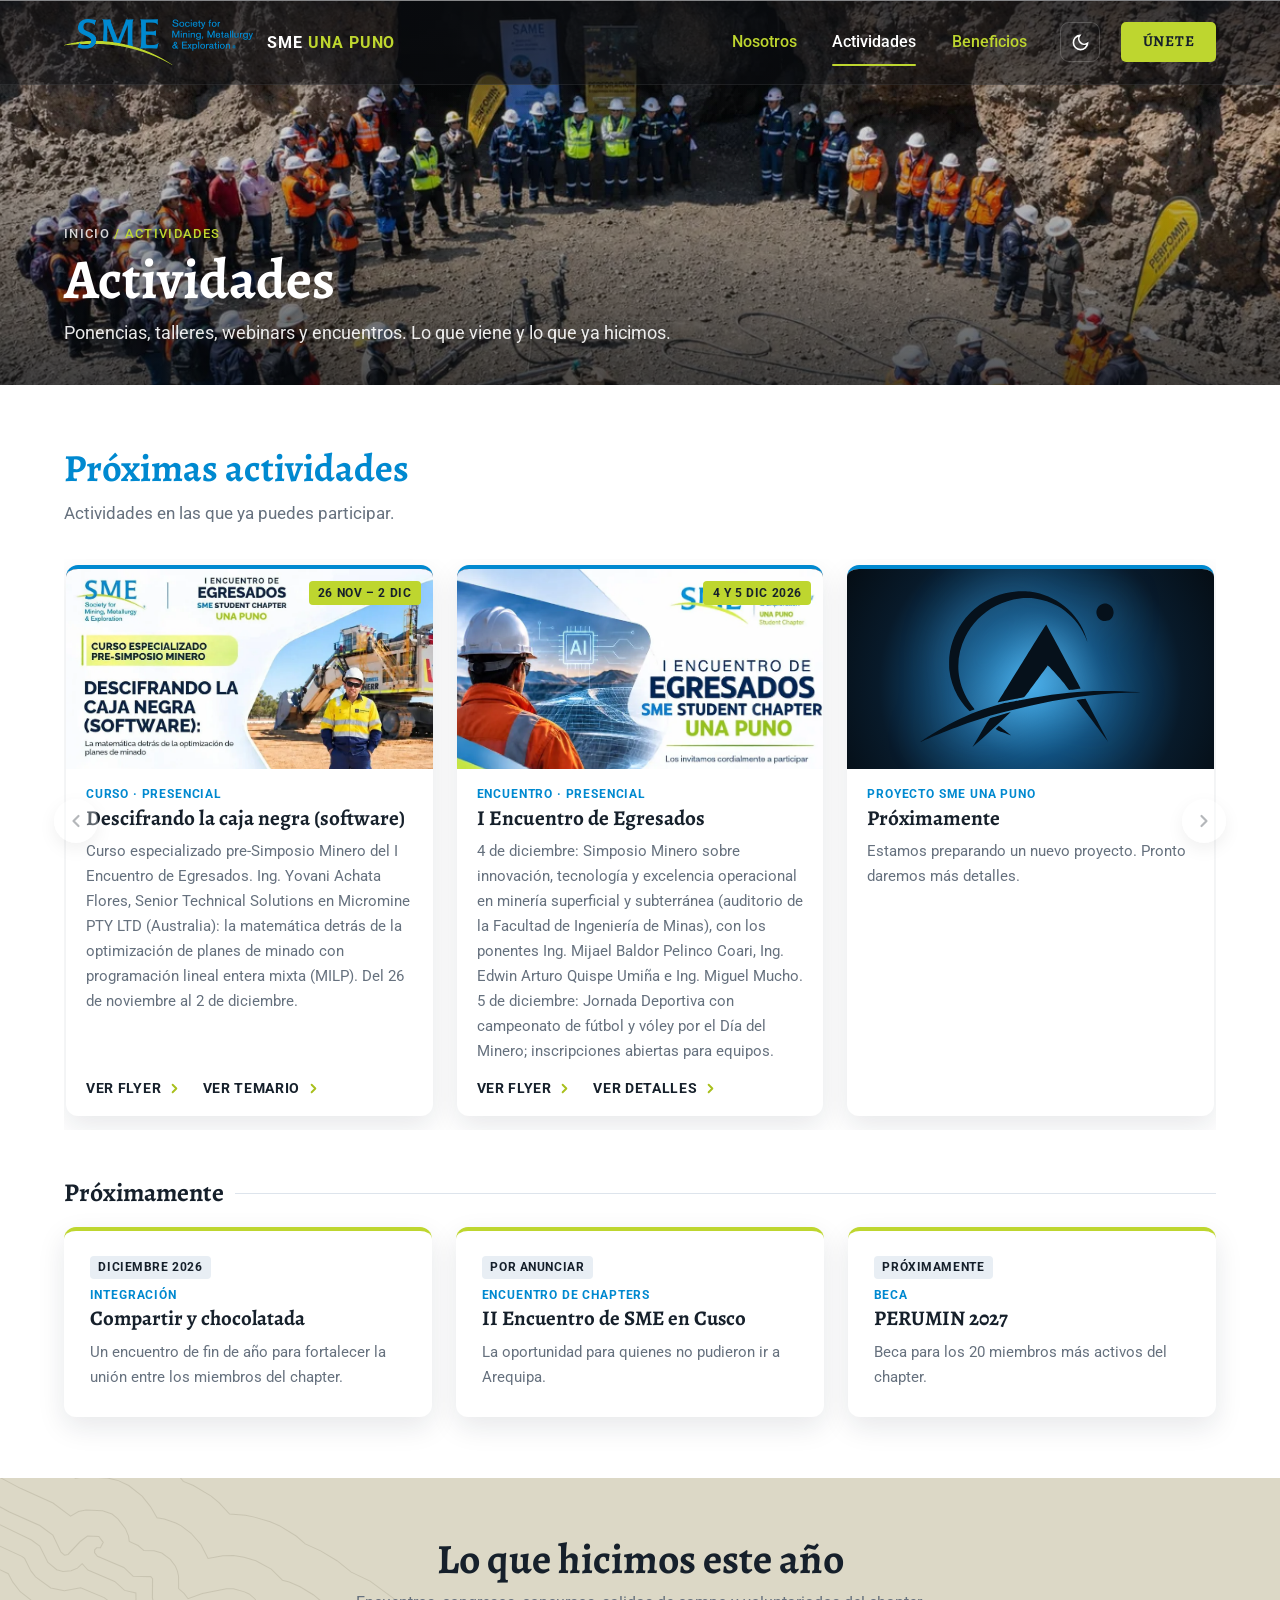
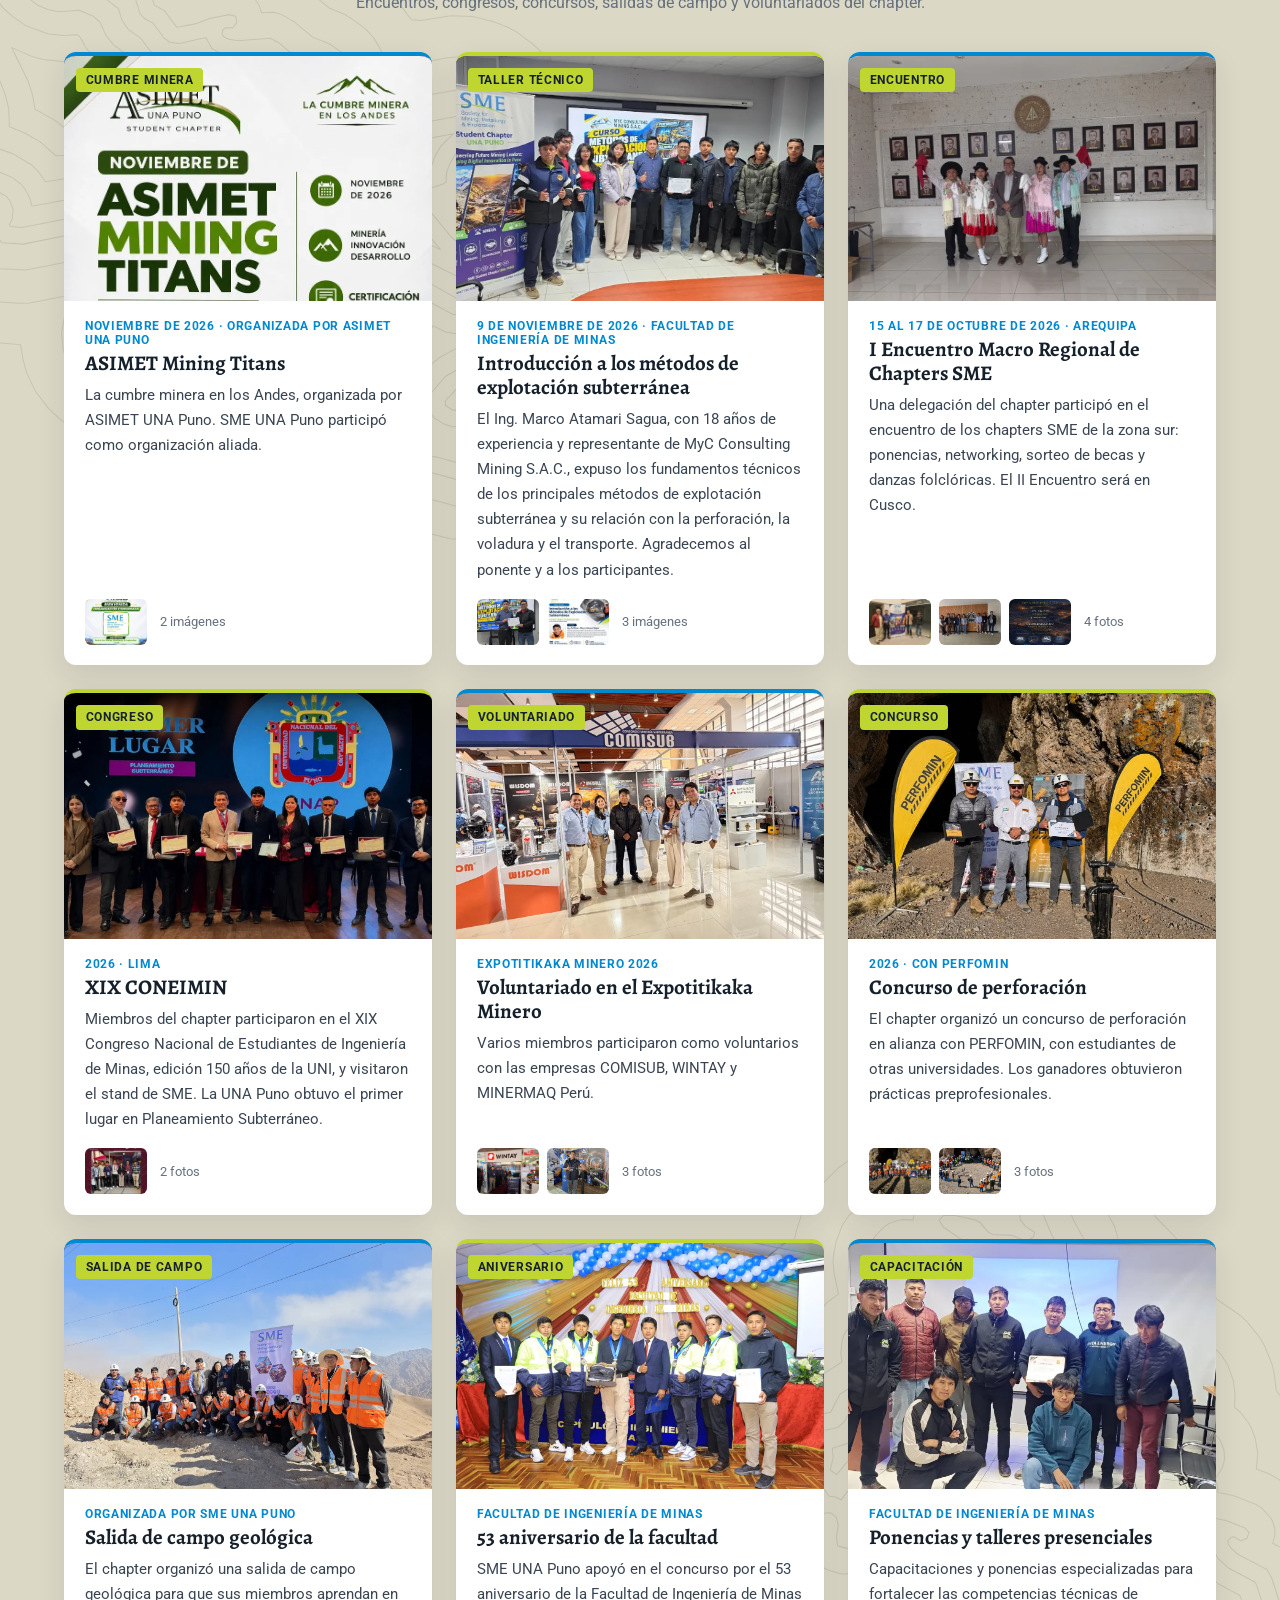
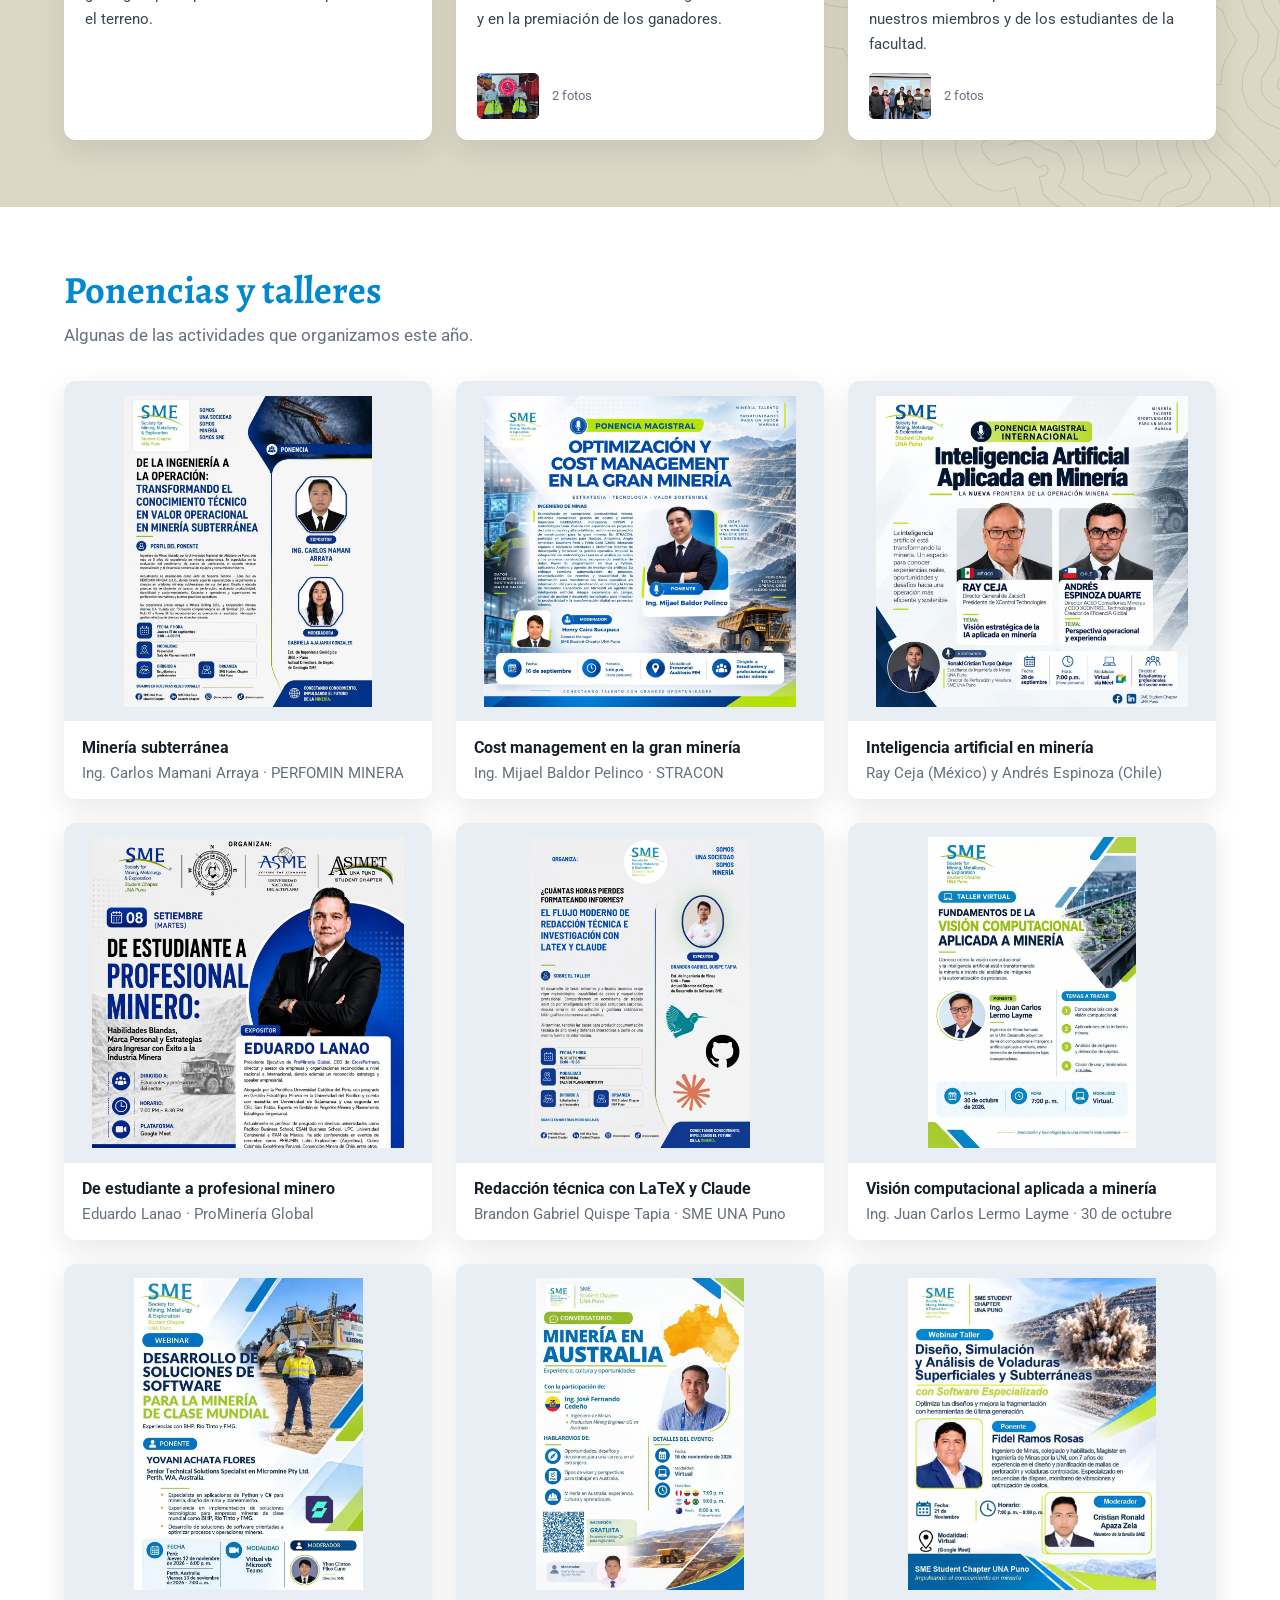
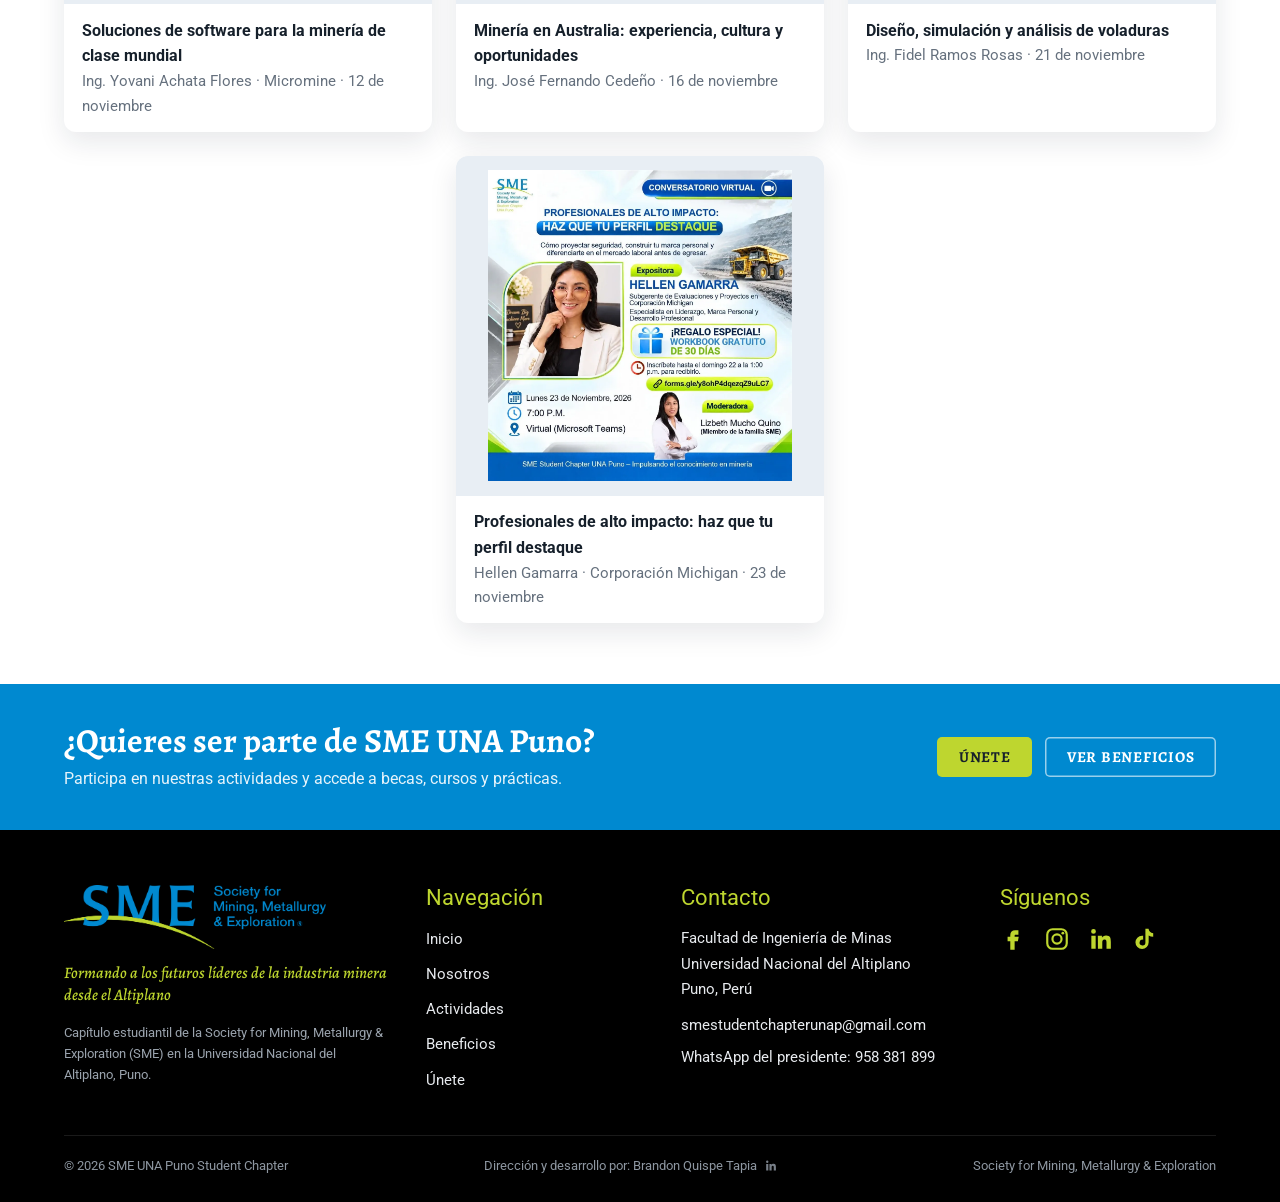
<file: actividades.html>
<!DOCTYPE html>
<html lang="es">
<head>
<meta charset="utf-8">
<meta name="viewport" content="width=device-width,initial-scale=1">
<title>Actividades · SME UNA Puno</title>
<meta name="description" content="Próximas actividades, ponencias, talleres y encuentros del SME Student Chapter UNA Puno.">
<meta property="og:title" content="Actividades · SME UNA Puno">
<meta property="og:description" content="Próximas actividades, ponencias, talleres y encuentros del SME Student Chapter UNA Puno.">
<meta property="og:image" content="img/taller.webp">
<meta name="theme-color" content="#14181d">
<link rel="icon" href="favicon.ico" sizes="any">
<link rel="icon" type="image/png" sizes="32x32" href="favicon-32.png">
<link rel="apple-touch-icon" href="apple-touch-icon.png">
<link rel="preconnect" href="https://fonts.googleapis.com">
<link rel="preconnect" href="https://fonts.gstatic.com" crossorigin>
<link href="https://fonts.googleapis.com/css2?family=Alegreya:ital,wght@0,400;0,500;0,700;1,500&family=Roboto:wght@400;500;700&display=swap" rel="stylesheet">
<link rel="stylesheet" href="styles.css?v=20261124f">
<script>(function(){var t=null;try{t=localStorage.getItem('sme-theme')}catch(e){}if(t!=='light'&&t!=='dark'){t=(window.matchMedia&&window.matchMedia('(prefers-color-scheme: dark)').matches)?'dark':'light'}document.documentElement.setAttribute('data-theme',t)})();</script>
</head>
<body>
<svg width="0" height="0" style="position:absolute" aria-hidden="true"><defs><g id="lk"><path d="M150.7 395.2 L148.8 401.9 L148.5 422.5 L151.7 436.6 L158.7 448.7 L154.7 457.8 L154.6 466.6 L155.8 470.8 L159.2 476.4 L166.3 485.0 L171.2 488.7 L176.9 490.9 L200.2 494.3 L208.6 500.8 L217.3 503.4 L221.7 512.7 L225.2 517.9 L230.1 521.9 L236.0 524.3 L240.1 525.0 L251.9 524.6 L265.2 519.8 L279.7 520.3 L285.6 518.7 L291.4 515.0 L296.8 517.8 L303.7 519.7 L307.1 523.3 L311.1 533.0 L313.5 536.5 L318.2 540.9 L323.9 543.7 L344.8 550.1 L380.9 551.9 L403.5 562.2 L416.4 564.5 L424.3 563.8 L427.3 569.9 L401.7 596.3 L390.3 611.6 L387.3 619.1 L387.1 628.6 L389.8 637.1 L396.9 646.8 L407.9 654.7 L415.4 658.0 L429.4 659.4 L438.1 656.8 L446.9 650.9 L454.1 662.3 L459.9 667.6 L473.0 674.2 L486.3 677.3 L493.0 679.9 L498.5 686.1 L502.1 688.9 L506.3 690.9 L515.7 693.2 L522.1 693.2 L528.1 691.4 L535.1 687.6 L540.2 682.4 L574.0 679.0 L585.5 675.9 L598.9 687.7 L601.7 691.8 L603.1 698.9 L602.1 712.2 L599.6 720.8 L582.0 740.6 L576.1 752.4 L574.0 769.1 L575.9 777.9 L579.6 783.6 L604.4 810.7 L616.7 817.2 L628.5 820.2 L648.5 831.2 L655.2 832.9 L682.6 835.4 L695.0 840.1 L699.3 840.8 L707.9 839.7 L713.7 836.8 L718.4 832.2 L720.6 828.5 L725.7 810.4 L727.2 785.0 L725.7 763.0 L722.9 755.4 L737.9 757.3 L743.9 756.1 L754.9 752.1 L761.8 747.1 L775.8 728.9 L785.2 725.7 L796.3 718.5 L801.3 713.9 L810.6 714.4 L834.3 711.1 L840.0 708.4 L843.2 705.7 L847.8 698.7 L849.1 694.6 L849.5 688.3 L848.0 682.2 L845.5 677.6 L848.2 672.6 L851.7 659.4 L852.0 655.2 L850.9 649.1 L848.6 642.2 L845.3 636.8 L840.7 632.6 L832.7 628.2 L825.7 620.1 L817.8 615.9 L804.9 614.3 L800.5 614.4 L788.3 617.0 L772.0 616.2 L767.8 615.2 L743.1 602.7 L728.5 601.2 L721.5 602.5 L719.0 598.6 L712.5 585.1 L718.2 582.7 L723.0 578.8 L726.6 573.8 L729.3 565.9 L733.7 560.5 L750.0 555.3 L753.8 553.4 L759.9 547.4 L765.2 538.3 L766.2 529.8 L763.3 518.2 L760.9 513.8 L750.8 499.8 L741.0 492.9 L734.3 490.6 L705.8 488.7 L692.5 483.7 L682.0 482.2 L674.0 483.3 L667.9 486.2 L663.2 484.5 L657.9 483.7 L657.9 476.1 L652.6 446.4 L651.3 441.9 L647.8 436.0 L639.7 426.9 L627.0 417.6 L615.3 401.6 L606.1 392.8 L600.4 389.5 L590.2 387.4 L589.9 380.9 L587.8 374.8 L584.0 369.5 L580.6 366.8 L572.2 362.1 L566.5 360.6 L545.8 359.5 L533.0 360.9 L530.8 355.7 L527.3 350.7 L529.8 340.5 L529.9 335.9 L529.2 331.4 L526.5 325.1 L520.8 318.1 L514.9 314.7 L506.6 312.3 L502.9 307.1 L496.5 301.9 L497.0 297.4 L496.0 290.7 L491.8 281.1 L488.0 276.0 L480.9 271.4 L467.5 267.4 L461.0 267.1 L453.6 269.2 L441.9 254.9 L418.2 236.2 L403.2 222.8 L384.9 213.4 L380.6 212.6 L368.4 212.5 L365.6 202.4 L359.2 192.6 L347.6 181.8 L336.0 168.4 L332.4 165.6 L324.0 161.4 L318.1 159.5 L311.8 159.3 L298.8 162.1 L294.6 164.0 L291.0 166.6 L283.4 175.0 L280.4 180.5 L279.2 185.7 L267.3 183.4 L243.9 185.7 L228.9 191.2 L222.3 197.4 L216.4 210.8 L216.0 215.3 L217.0 221.8 L208.1 224.2 L199.2 230.0 L196.4 233.5 L191.0 243.8 L188.7 251.8 L189.4 263.2 L191.1 269.9 L215.2 312.4 L209.0 312.8 L202.9 315.0 L197.8 318.8 L193.9 324.0 L191.7 330.1 L191.4 336.5 L193.7 347.8 L196.9 354.3 L185.2 368.7 L182.9 373.5 L169.7 376.0 L161.2 380.9 L155.2 386.5 L150.7 395.2Z" style="fill:none;vector-effect:non-scaling-stroke;stroke:var(--to);stroke-width:1;opacity:var(--oo,.6)"/><path d="M132.5 370.1 L123.3 388.3 L121.0 398.6 L120.4 419.7 L120.6 425.3 L123.2 438.6 L127.6 450.9 L126.2 461.8 L127.0 471.8 L132.0 485.9 L137.5 494.2 L146.4 504.7 L157.5 513.1 L165.9 516.9 L175.0 519.0 L188.5 520.9 L197.3 526.4 L204.6 536.9 L211.8 543.3 L224.4 550.0 L238.4 552.9 L250.9 552.7 L259.9 551.6 L270.1 548.2 L278.7 548.4 L287.2 547.4 L291.7 554.1 L298.4 561.0 L306.4 566.5 L315.4 570.4 L332.5 575.9 L341.0 577.8 L374.0 579.6 L377.9 581.4 L366.5 596.8 L360.9 609.5 L359.0 623.2 L360.0 636.5 L363.1 646.2 L365.3 650.7 L374.2 663.4 L384.2 672.5 L400.3 682.4 L409.1 685.3 L421.1 687.1 L431.6 687.4 L438.3 686.3 L445.1 691.4 L458.6 698.4 L466.7 701.7 L476.8 704.0 L483.1 709.8 L492.1 715.3 L502.0 718.8 L511.9 721.0 L521.4 721.4 L530.9 719.9 L543.2 715.2 L552.8 709.3 L574.4 707.2 L559.6 723.8 L554.3 732.6 L549.6 743.5 L547.2 754.6 L546.0 769.3 L547.1 779.5 L550.4 789.4 L555.5 798.3 L558.8 802.3 L580.5 826.6 L587.3 832.9 L601.6 841.1 L607.0 843.5 L618.2 846.5 L637.4 856.9 L647.4 860.1 L676.1 863.0 L687.6 867.1 L697.4 868.8 L712.1 867.6 L725.9 862.2 L737.4 853.0 L743.4 845.1 L747.7 836.3 L753.4 814.8 L755.0 781.8 L766.7 777.5 L775.0 772.6 L782.3 766.2 L792.8 752.9 L798.2 750.5 L811.0 742.4 L838.2 739.0 L851.7 734.0 L859.6 728.6 L866.3 721.8 L873.7 709.4 L877.3 695.5 L877.4 685.9 L875.9 677.7 L879.3 664.0 L879.6 649.8 L877.6 640.5 L874.3 631.1 L866.9 619.0 L860.1 612.2 L851.1 606.3 L843.6 598.6 L835.2 592.9 L830.6 590.7 L820.8 587.8 L807.3 586.4 L797.1 586.6 L785.9 588.9 L777.2 588.5 L762.1 580.6 L773.0 574.0 L783.0 563.4 L790.1 551.5 L793.9 537.5 L793.5 523.0 L789.3 507.8 L783.9 497.8 L770.5 480.0 L763.5 474.2 L754.2 468.2 L744.3 464.2 L733.7 462.4 L711.9 461.0 L699.5 456.6 L682.5 454.2 L680.2 441.4 L677.3 431.4 L672.4 422.2 L663.6 411.4 L657.9 405.6 L647.0 397.6 L636.4 383.2 L627.2 374.0 L619.3 367.9 L614.1 365.0 L607.2 353.6 L596.3 343.6 L587.3 338.4 L579.1 334.8 L570.3 332.8 L557.6 332.0 L554.6 319.1 L548.8 307.9 L542.3 299.8 L538.4 296.4 L529.8 290.7 L524.1 288.3 L520.9 277.5 L516.3 267.5 L507.5 256.0 L500.0 249.9 L491.5 245.4 L472.9 239.9 L465.3 239.1 L457.4 231.4 L436.4 214.9 L418.4 199.3 L397.6 188.3 L388.1 185.4 L380.0 173.8 L367.8 162.3 L355.3 148.1 L347.2 141.8 L336.3 136.2 L327.4 132.9 L313.2 131.2 L303.8 132.3 L290.0 135.5 L280.6 139.7 L276.3 142.5 L272.3 145.8 L263.1 155.6 L237.9 158.3 L223.9 162.8 L214.5 167.2 L210.2 170.1 L202.6 177.2 L196.6 185.7 L189.8 202.3 L179.4 210.2 L172.9 218.3 L164.1 235.4 L161.5 244.5 L160.8 258.6 L162.3 271.1 L163.6 276.2 L167.9 285.8 L176.4 300.7 L169.2 310.8 L164.3 324.6 L163.3 334.3 L165.1 348.2 L155.2 351.8 L146.3 357.2 L138.8 363.0 L132.5 370.1Z" style="fill:none;vector-effect:non-scaling-stroke;stroke:var(--to);stroke-width:1;opacity:var(--oo,.6)"/><path d="M91.6 455.2 L91.5 469.9 L92.7 478.3 L97.5 494.6 L101.1 502.3 L110.5 516.4 L121.5 529.3 L127.3 534.6 L140.3 543.6 L147.4 547.2 L162.3 552.2 L173.5 554.2 L178.9 560.6 L191.0 571.4 L197.8 576.0 L212.5 582.9 L220.2 585.3 L236.3 587.9 L259.9 587.1 L272.3 584.4 L282.5 592.8 L296.9 600.8 L325.1 610.1 L324.0 623.2 L324.4 635.0 L327.9 651.9 L334.8 667.8 L342.7 679.9 L352.6 691.7 L358.3 696.8 L372.4 706.8 L386.3 714.5 L401.4 719.4 L416.5 721.8 L428.9 722.4 L449.6 732.7 L460.0 736.0 L469.2 742.6 L485.2 750.3 L499.0 754.1 L511.9 756.1 L511.0 769.5 L511.5 778.3 L515.2 795.4 L522.4 811.5 L532.7 825.7 L560.0 855.6 L572.4 865.1 L585.7 872.3 L594.9 876.3 L605.4 879.4 L623.5 889.1 L631.9 892.2 L649.5 895.7 L668.1 897.4 L678.4 900.9 L686.6 902.7 L703.3 903.8 L720.0 901.7 L728.1 899.4 L743.3 892.5 L757.0 882.7 L763.0 876.9 L768.4 870.4 L777.3 856.2 L780.6 848.4 L786.2 828.5 L787.9 820.4 L789.3 805.1 L802.0 795.8 L808.0 790.0 L815.4 780.9 L823.0 776.3 L845.7 773.2 L853.6 771.1 L868.5 764.7 L875.5 760.4 L882.0 755.5 L893.5 743.8 L902.5 730.3 L908.8 715.2 L912.1 699.2 L912.5 691.1 L911.7 679.2 L913.8 669.7 L915.0 653.6 L913.0 637.6 L906.5 617.3 L898.7 603.1 L893.8 596.6 L882.3 585.2 L873.7 579.0 L866.1 571.8 L859.2 566.5 L843.9 558.3 L835.7 555.5 L826.3 553.3 L828.6 541.7 L829.0 525.3 L828.0 517.1 L824.8 503.9 L821.8 494.8 L817.7 486.1 L805.1 467.0 L795.2 455.1 L789.4 449.9 L778.6 442.1 L762.5 433.5 L744.9 428.5 L719.5 426.4 L711.6 423.8 L705.9 410.2 L701.4 402.6 L685.7 383.7 L672.1 372.5 L662.8 360.2 L651.4 348.8 L640.2 339.9 L634.4 331.6 L622.7 319.7 L616.0 314.6 L604.0 307.6 L597.1 304.3 L584.3 300.0 L578.1 288.8 L572.9 281.6 L560.5 269.2 L553.1 263.8 L546.9 250.5 L542.6 243.5 L532.0 231.0 L525.9 225.5 L512.1 216.5 L504.7 213.0 L481.5 206.0 L437.5 170.0 L410.4 155.7 L405.9 150.3 L393.0 138.0 L379.5 122.8 L372.9 117.1 L358.1 107.9 L344.3 101.6 L336.5 99.1 L320.5 96.4 L312.4 96.2 L304.3 96.7 L287.6 100.0 L271.0 105.4 L263.2 109.4 L255.8 114.2 L246.7 122.0 L230.5 124.1 L220.8 126.9 L204.2 133.1 L189.1 142.2 L176.2 154.2 L166.1 168.6 L160.6 180.1 L148.7 192.1 L143.5 199.2 L131.6 222.5 L127.1 237.9 L126.0 245.9 L126.0 262.0 L128.0 278.1 L130.3 286.7 L135.8 299.8 L132.0 309.7 L128.7 326.9 L114.8 337.5 L104.2 349.6 L99.8 356.3 L93.6 368.5 L87.7 385.6 L85.6 403.5 L85.8 428.7 L88.9 445.9 L91.6 455.2Z" style="fill:none;vector-effect:non-scaling-stroke;stroke:var(--to);stroke-width:1;opacity:var(--oo,.6)"/><path d="M170.6 404.6 L170.4 420.4 L172.1 428.1 L175.2 434.2 L184.5 439.1 L185.9 441.3 L184.1 448.4 L176.2 462.5 L181.9 469.5 L209.5 473.4 L219.2 481.5 L227.3 478.3 L233.0 480.4 L236.7 486.8 L238.0 496.0 L241.4 503.0 L249.1 502.8 L261.4 497.6 L276.9 498.5 L279.4 496.0 L274.9 488.1 L267.5 482.7 L250.9 477.7 L244.7 471.8 L253.1 447.9 L259.5 439.3 L268.7 436.9 L274.6 440.7 L277.1 450.5 L282.5 452.7 L285.4 455.5 L294.6 486.9 L304.2 497.1 L313.9 499.6 L319.4 487.8 L321.5 486.4 L325.8 487.8 L332.3 493.7 L332.8 495.9 L331.6 498.6 L321.0 504.1 L321.2 506.3 L325.0 508.9 L330.6 522.8 L347.8 528.3 L386.4 530.1 L409.3 541.0 L418.3 542.6 L434.5 539.3 L438.4 539.7 L442.5 542.6 L444.6 555.5 L449.8 565.7 L451.6 572.8 L448.8 579.4 L419.2 609.6 L409.0 623.2 L409.0 626.3 L412.4 631.2 L420.2 636.5 L427.6 637.5 L448.0 623.4 L452.8 624.0 L457.1 627.4 L461.0 628.7 L464.4 625.5 L466.9 625.3 L468.8 627.3 L469.0 631.4 L467.2 634.0 L463.4 635.9 L471.6 649.0 L481.1 653.8 L492.5 656.1 L506.2 661.4 L513.6 670.2 L518.8 671.4 L522.1 669.9 L525.4 662.9 L527.2 661.5 L570.1 657.4 L577.7 655.3 L583.9 651.9 L588.2 647.2 L592.6 639.4 L593.9 632.5 L588.4 629.5 L582.4 628.4 L581.1 624.8 L592.9 616.7 L597.6 610.6 L599.4 599.3 L602.1 594.1 L599.3 587.9 L582.2 574.4 L578.2 568.6 L578.8 565.0 L584.2 562.9 L596.0 571.6 L611.5 578.1 L631.9 589.5 L641.5 598.5 L648.9 615.2 L656.8 618.8 L673.3 623.3 L701.9 647.9 L707.8 651.4 L708.5 655.1 L703.0 659.7 L697.7 661.5 L691.7 661.1 L671.2 641.8 L661.7 635.2 L657.5 637.5 L650.8 651.6 L641.2 663.0 L638.7 663.1 L636.3 660.3 L632.5 659.3 L623.3 664.1 L612.9 657.9 L607.4 657.5 L602.1 661.5 L615.4 672.9 L622.4 683.2 L625.2 697.6 L623.9 716.0 L619.9 730.0 L615.7 736.4 L599.6 753.8 L596.9 759.4 L596.0 769.0 L617.8 793.2 L624.3 796.5 L636.6 799.5 L657.2 811.0 L687.6 813.8 L700.9 818.9 L704.0 807.0 L705.2 786.4 L704.0 766.7 L699.3 757.8 L682.4 756.3 L666.0 752.1 L660.7 746.8 L661.7 743.0 L673.4 735.3 L689.4 730.9 L705.2 728.5 L714.4 729.5 L729.2 734.3 L736.6 735.3 L745.7 732.1 L762.6 709.9 L774.9 706.2 L784.2 700.1 L780.4 696.4 L776.4 695.0 L767.7 699.0 L760.3 693.2 L761.6 689.6 L778.0 683.5 L784.9 683.1 L802.0 691.9 L808.0 692.5 L827.5 690.2 L821.4 683.7 L818.4 675.9 L819.7 670.4 L824.4 669.1 L827.5 665.0 L830.0 655.8 L828.4 650.9 L818.2 645.4 L811.6 637.0 L803.1 636.3 L790.3 639.2 L768.6 638.1 L759.9 635.8 L736.9 623.9 L728.9 623.2 L722.2 628.1 L713.7 638.9 L710.9 638.9 L707.1 635.6 L706.2 631.6 L707.1 622.3 L705.7 618.4 L699.8 609.5 L680.7 569.4 L682.0 567.5 L686.3 566.0 L703.6 565.0 L707.0 563.7 L709.1 556.6 L713.6 549.7 L719.6 543.5 L725.5 539.6 L741.9 534.9 L744.2 531.4 L742.8 526.3 L735.3 515.5 L730.6 512.3 L701.0 510.5 L686.9 505.0 L681.0 504.1 L669.5 510.5 L657.3 505.7 L636.4 504.4 L631.5 501.7 L630.4 497.3 L636.3 480.0 L631.0 450.2 L625.4 443.6 L611.2 433.4 L598.7 416.0 L592.5 410.1 L565.4 405.5 L558.2 402.5 L554.5 399.6 L553.6 397.1 L555.1 393.5 L557.6 392.4 L563.8 393.9 L568.2 390.2 L568.3 385.0 L563.4 382.3 L546.5 381.5 L533.7 383.0 L517.8 381.9 L511.2 365.8 L503.9 359.1 L503.9 353.2 L508.0 337.2 L506.9 335.2 L492.6 331.3 L486.8 322.1 L467.4 307.7 L465.8 303.9 L466.5 301.7 L468.5 300.5 L471.6 301.2 L475.0 297.4 L472.6 291.7 L463.4 289.0 L456.3 292.0 L443.7 300.1 L440.7 300.0 L438.4 296.8 L435.2 281.1 L426.5 270.7 L404.0 253.0 L391.3 241.3 L378.5 234.5 L355.7 234.5 L349.7 231.4 L345.9 212.2 L342.9 207.3 L331.8 197.1 L320.8 184.3 L314.4 181.1 L305.6 183.0 L301.0 188.1 L302.6 193.1 L308.4 197.2 L317.7 199.8 L318.2 203.6 L315.3 207.3 L310.1 208.9 L300.2 208.3 L284.8 212.5 L280.6 212.0 L271.7 206.4 L267.2 205.4 L248.6 207.2 L240.2 210.1 L238.0 215.3 L243.4 219.6 L271.6 227.8 L273.2 229.8 L272.8 232.1 L267.3 236.1 L263.0 237.5 L254.4 231.9 L250.3 231.3 L245.7 233.7 L237.4 242.3 L232.9 243.8 L218.2 243.7 L214.8 245.5 L210.6 253.8 L211.3 261.0 L272.7 368.8 L274.9 374.3 L287.6 378.2 L290.0 379.9 L290.0 382.5 L288.2 384.2 L281.0 382.4 L282.6 392.3 L295.5 404.4 L295.9 407.9 L290.2 411.2 L281.2 409.8 L270.0 404.5 L260.3 398.1 L250.4 385.6 L250.2 381.9 L253.0 374.3 L250.7 368.4 L238.4 358.8 L235.1 350.0 L216.1 334.3 L213.3 334.4 L214.7 341.4 L220.6 349.8 L219.2 359.6 L215.6 366.2 L203.6 380.8 L200.9 397.9 L195.8 400.5 L190.0 396.7 L185.1 395.3 L177.6 396.6 L173.0 399.5 L170.6 404.6Z" style="fill:none;vector-effect:non-scaling-stroke;stroke:var(--tc);stroke-width:var(--wc,1.4)"/><path d="M184.5 409.8 L184.4 419.0 L185.6 423.9 L194.5 429.3 L199.4 437.6 L199.5 444.6 L195.2 457.2 L213.9 460.1 L221.8 465.5 L226.5 464.4 L232.2 465.2 L240.5 442.0 L249.1 429.9 L256.1 425.7 L266.7 423.1 L272.3 423.4 L284.1 430.5 L287.2 434.7 L288.9 440.3 L297.0 447.6 L307.6 480.3 L314.9 474.0 L323.3 472.5 L333.0 475.8 L343.5 485.4 L345.8 490.3 L346.7 497.8 L343.8 505.5 L340.4 509.5 L341.2 511.4 L350.3 514.4 L388.4 516.3 L413.6 527.5 L418.2 528.4 L433.1 525.4 L439.8 525.8 L445.3 527.5 L450.6 531.1 L455.5 537.6 L458.1 551.1 L463.4 562.3 L465.4 570.7 L465.3 575.8 L459.7 588.2 L429.6 619.1 L441.3 611.1 L445.4 609.6 L454.6 610.1 L460.2 612.1 L471.5 612.0 L477.3 615.8 L482.0 622.6 L483.0 632.1 L481.4 638.2 L511.2 648.4 L516.5 652.0 L524.5 647.8 L567.5 643.6 L575.4 640.4 L571.9 637.6 L569.3 633.1 L567.3 626.9 L567.6 621.2 L571.0 615.1 L584.3 604.9 L586.0 595.2 L571.4 583.4 L565.4 574.1 L564.2 567.8 L565.6 560.4 L568.2 555.8 L572.4 552.6 L581.8 549.1 L590.1 550.2 L603.0 559.3 L618.3 565.9 L640.2 578.2 L652.9 590.4 L659.5 604.6 L679.3 610.7 L688.7 618.1 L667.5 574.2 L666.7 570.2 L667.5 564.7 L671.6 558.2 L676.0 554.9 L684.1 552.2 L696.1 551.4 L702.7 540.9 L709.6 533.7 L722.8 525.8 L698.7 524.3 L683.6 518.7 L675.0 523.4 L668.3 524.5 L654.2 519.5 L632.6 517.9 L622.6 512.6 L618.7 507.5 L616.4 497.9 L621.8 478.9 L617.8 456.4 L600.8 442.8 L588.0 425.2 L585.9 423.2 L561.5 419.0 L550.6 414.3 L542.4 406.7 L539.6 396.4 L516.7 395.8 L509.0 392.8 L505.4 388.4 L499.5 374.0 L493.5 368.5 L490.6 363.4 L489.9 352.1 L491.4 345.5 L482.7 341.1 L476.4 331.8 L456.8 316.9 L453.4 310.5 L448.6 313.2 L442.9 314.1 L436.0 313.1 L431.3 310.3 L425.6 302.5 L422.2 287.4 L416.7 280.8 L383.1 252.8 L375.0 248.5 L351.8 248.0 L340.9 242.3 L336.2 235.4 L332.7 217.4 L328.5 213.1 L324.5 217.9 L319.5 220.7 L311.8 222.8 L301.7 222.4 L286.8 226.4 L287.0 232.2 L284.7 239.5 L273.0 248.9 L261.8 251.5 L252.2 247.1 L243.1 255.1 L234.3 257.8 L225.6 257.8 L285.3 362.9 L295.1 366.3 L300.5 370.7 L302.7 374.1 L304.0 383.3 L301.4 390.7 L307.0 396.4 L309.5 403.1 L309.6 410.6 L306.9 416.6 L296.0 423.9 L289.5 425.1 L276.4 423.0 L262.3 416.2 L250.3 407.9 L238.6 393.2 L236.4 386.3 L237.5 375.9 L229.6 369.7 L216.8 386.8 L214.5 401.3 L210.5 408.0 L202.3 412.9 L197.1 414.4 L190.6 413.5 L184.5 409.8Z M721.9 650.3 L722.3 657.8 L719.4 663.9 L710.9 671.3 L702.1 674.8 L690.9 675.1 L685.6 673.7 L664.7 654.9 L661.5 660.6 L649.0 674.7 L642.8 676.9 L634.7 676.5 L639.2 696.2 L637.3 719.9 L631.6 737.7 L626.7 745.0 L611.3 761.7 L610.5 764.2 L626.4 781.9 L642.3 786.7 L661.4 797.3 L690.4 800.1 L691.2 786.4 L690.2 771.0 L680.1 770.1 L662.6 765.7 L656.0 762.0 L649.1 754.7 L647.0 749.8 L647.1 743.3 L650.8 734.2 L666.9 722.8 L687.3 717.1 L705.6 714.5 L717.4 715.8 L732.3 720.6 L737.1 720.3 L750.3 703.0 L747.1 697.8 L746.5 691.2 L748.9 683.8 L753.1 678.5 L774.4 670.0 L784.1 669.1 L790.0 670.0 L804.5 677.4 L806.9 664.6 L812.7 658.3 L804.4 650.4 L789.6 653.2 L766.5 651.9 L756.4 649.4 L733.0 637.6 L721.9 650.3Z" style="fill:none;vector-effect:non-scaling-stroke;stroke:var(--ti);stroke-width:1;opacity:var(--oi,.7)"/><path d="M211.7 426.1 L214.8 433.4 L215.7 444.1 L222.0 446.1 L227.4 432.6 L238.2 418.3 L229.3 407.4 L223.5 417.6 L211.7 426.1Z M319.7 386.7 L325.0 398.5 L325.3 413.6 L322.5 421.7 L319.4 426.6 L307.8 435.6 L313.1 444.1 L317.0 456.7 L328.3 457.1 L338.4 460.6 L352.5 471.6 L358.0 478.3 L360.5 483.5 L362.5 491.4 L362.7 499.0 L393.6 501.0 L418.3 512.0 L431.5 509.5 L444.4 510.3 L453.2 513.6 L462.1 519.9 L466.2 524.2 L470.5 531.9 L473.4 546.0 L477.9 555.2 L481.2 568.4 L480.2 582.0 L473.7 596.1 L484.6 601.1 L492.8 609.4 L497.1 617.3 L498.8 626.8 L516.8 633.4 L551.5 629.0 L551.5 620.1 L554.3 611.5 L559.5 604.1 L565.3 599.3 L559.1 593.7 L550.7 580.4 L548.5 572.4 L548.6 564.1 L552.9 549.9 L558.2 543.2 L565.2 538.3 L579.1 533.3 L585.1 532.9 L594.0 534.5 L599.5 537.1 L611.0 545.3 L626.0 551.9 L650.8 566.3 L652.4 559.4 L656.5 551.6 L661.8 545.4 L669.0 540.5 L661.1 539.4 L650.7 535.3 L628.2 533.3 L612.6 525.1 L604.1 514.1 L600.7 501.5 L601.2 490.3 L605.4 477.6 L603.0 464.4 L589.0 453.5 L577.5 438.0 L557.1 434.3 L546.7 430.2 L533.8 421.3 L527.5 412.6 L509.6 410.7 L498.9 405.2 L491.3 395.9 L486.0 383.4 L477.9 374.0 L474.5 365.3 L473.9 354.7 L464.5 342.9 L447.2 329.9 L433.3 329.0 L422.7 324.0 L412.5 311.8 L409.9 306.0 L407.3 294.5 L405.5 292.3 L371.0 264.5 L350.1 264.0 L333.3 256.5 L324.8 248.1 L320.2 237.2 L313.7 238.7 L302.0 238.9 L299.7 245.4 L294.8 252.5 L279.5 263.5 L266.5 267.3 L255.2 266.4 L250.5 269.3 L296.2 349.4 L308.1 356.0 L315.9 364.8 L319.7 376.0 L319.7 386.7Z M667.0 679.0 L660.2 686.3 L654.3 690.0 L655.2 697.2 L654.3 711.9 L665.5 706.3 L681.6 702.0 L700.6 698.8 L717.8 699.7 L730.1 703.1 L731.5 701.3 L730.7 688.9 L734.4 677.0 L739.2 669.7 L747.6 663.1 L738.3 658.4 L735.1 669.1 L730.0 676.1 L717.6 686.0 L704.4 690.7 L696.0 691.4 L684.1 690.1 L675.9 686.6 L667.0 679.0Z" style="fill:none;vector-effect:non-scaling-stroke;stroke:var(--ti);stroke-width:1;opacity:var(--oi,.7)"/><path d="M338.0 382.1 L342.6 395.0 L343.7 412.5 L340.4 425.9 L331.9 439.5 L346.0 444.3 L358.2 452.4 L370.9 465.2 L375.6 473.1 L378.7 481.7 L398.0 483.6 L420.5 493.2 L434.3 491.3 L452.8 493.9 L462.0 497.9 L473.9 506.3 L480.4 513.2 L485.4 521.2 L488.8 530.0 L490.7 540.3 L496.4 554.2 L499.5 570.0 L499.2 578.8 L497.1 588.0 L507.3 598.6 L514.6 613.2 L517.8 614.4 L534.7 612.6 L540.8 598.9 L534.1 587.5 L530.6 574.7 L530.8 561.4 L533.5 549.0 L537.4 540.8 L542.7 533.4 L553.1 524.5 L571.3 516.7 L585.3 514.9 L582.9 504.1 L582.4 495.1 L586.6 474.8 L575.6 465.5 L567.3 454.5 L552.1 451.6 L539.8 446.8 L528.5 440.2 L517.4 430.0 L500.1 426.5 L487.6 419.2 L477.8 408.5 L470.8 393.9 L462.3 383.0 L458.2 373.9 L456.1 362.3 L451.1 355.3 L441.2 348.0 L424.4 345.1 L415.9 341.0 L408.3 335.3 L396.9 320.9 L392.8 311.5 L390.8 303.7 L365.2 282.5 L351.2 282.3 L337.8 279.1 L323.4 271.6 L311.5 260.4 L304.7 268.0 L295.6 274.9 L286.9 280.0 L278.9 282.8 L308.7 335.1 L322.6 344.8 L331.5 355.8 L336.7 368.9 L338.0 382.1Z" style="fill:none;vector-effect:non-scaling-stroke;stroke:var(--ti);stroke-width:1;opacity:var(--oi,.7)"/><path d="M306.9 291.4 L323.3 320.3 L340.9 334.9 L348.8 345.8 L354.3 357.9 L357.9 377.4 L362.2 391.0 L363.6 401.4 L363.6 414.4 L360.4 429.3 L371.7 437.6 L382.8 448.2 L392.6 462.5 L409.2 466.1 L423.2 472.3 L434.3 471.3 L451.9 473.0 L465.4 477.3 L477.8 484.3 L491.9 495.9 L500.1 506.4 L506.0 518.4 L510.0 533.9 L514.2 544.0 L520.1 530.6 L532.2 515.5 L548.0 504.4 L562.4 498.6 L564.1 482.3 L555.9 472.9 L546.5 470.9 L526.5 462.7 L507.8 449.1 L499.3 447.3 L486.5 442.3 L469.9 430.2 L461.2 419.6 L453.8 405.0 L444.9 392.9 L439.2 380.0 L436.4 369.4 L433.9 367.5 L423.9 365.8 L411.4 361.3 L394.8 350.1 L385.9 340.1 L379.6 330.9 L373.1 315.2 L357.4 302.5 L336.6 299.8 L324.4 294.9 L311.8 287.8 L306.9 291.4Z" style="fill:none;vector-effect:non-scaling-stroke;stroke:var(--ti);stroke-width:1;opacity:var(--oi,.7)"/><path d="M378.6 365.0 L385.1 395.8 L385.9 407.9 L385.0 420.1 L399.1 433.4 L406.1 442.4 L426.8 449.7 L447.0 450.1 L463.1 453.2 L454.4 445.8 L442.9 431.8 L434.8 416.6 L425.8 403.9 L418.4 387.1 L401.9 381.1 L394.1 376.9 L378.6 365.0Z M520.0 497.0 L531.1 488.7 L516.2 482.1 L497.9 469.5 L493.7 468.6 L507.9 480.8 L520.0 497.0Z" style="fill:none;vector-effect:non-scaling-stroke;stroke:var(--ti);stroke-width:1;opacity:var(--oi,.7)"/></g></defs></svg>
<header class="nav">
  <div class="wrap">
    <a class="brand" href="index.html" aria-label="SME UNA Puno, inicio"><img src="img/img01.png" alt="SME"><span>SME <em>UNA PUNO</em></span></a>
    <nav class="menu" id="menu" aria-label="Principal"><a href="nosotros.html">Nosotros</a><a href="actividades.html" class="active" aria-current="page">Actividades</a><a href="beneficios.html">Beneficios</a><a href="unete.html" class="only-m">Únete</a></nav>
    <button class="icon-btn theme-btn" id="themeBtn" type="button" aria-label="Cambiar entre modo claro y oscuro" title="Modo claro u oscuro">
      <svg class="moon" viewBox="0 0 24 24" fill="none" stroke="currentColor" stroke-width="2"><path d="M21 12.8A9 9 0 1 1 11.2 3a7 7 0 0 0 9.8 9.8z"/></svg>
      <svg class="sun" viewBox="0 0 24 24" fill="none" stroke="currentColor" stroke-width="2"><circle cx="12" cy="12" r="4"/><path d="M12 2v2M12 20v2M4.9 4.9l1.4 1.4M17.7 17.7l1.4 1.4M2 12h2M20 12h2M4.9 19.1l1.4-1.4M17.7 6.3l1.4-1.4"/></svg>
    </button>
    <a class="btn btn-lime nav-cta" href="unete.html">Únete</a>
    <button class="icon-btn burger" id="burger" type="button" aria-label="Abrir menú" aria-controls="menu" aria-expanded="false">
      <svg class="bars" viewBox="0 0 24 24" fill="none" stroke="currentColor" stroke-width="2" stroke-linecap="round"><path d="M4 7h16M4 12h16M4 17h16"/></svg>
      <svg class="x" viewBox="0 0 24 24" fill="none" stroke="currentColor" stroke-width="2" stroke-linecap="round"><path d="M6 6l12 12M18 6L6 18"/></svg>
    </button>
  </div>
</header>
<main>
<section class="banner">
  <img src="img/perforacion-vista.webp" alt="Vista aérea del concurso de perforación organizado con PERFOMIN" style="object-position:50% 10%">
  <div class="shade"></div>
  <div class="wrap">
    <div class="crumb"><a href="index.html">Inicio</a> / Actividades</div>
    <h1>Actividades</h1>
    <p>Ponencias, talleres, webinars y encuentros. Lo que viene y lo que ya hicimos.</p>
  </div>
</section>
<section class="section" id="proximas"><div class="wrap">
  <h2 class="blue">Próximas actividades</h2><p class="lead">Actividades en las que ya puedes participar.</p>
  <div class="carousel"><button class="car-btn prev" type="button" aria-label="Anterior"><svg viewBox="0 0 24 24" fill="none" stroke="currentColor" stroke-width="2.6" stroke-linecap="round" stroke-linejoin="round"><path d="M15 6l-6 6 6 6"/></svg></button><button class="car-btn next" type="button" aria-label="Siguiente"><svg viewBox="0 0 24 24" fill="none" stroke="currentColor" stroke-width="2.6" stroke-linecap="round" stroke-linejoin="round"><path d="M9 6l6 6-6 6"/></svg></button><div class="track"><article class="ev"><div class="img" data-full="img/egresados-curso-achata.webp"><img src="img/egresados-curso-achata.webp" alt="Flyer: Descifrando la caja negra (software)" loading="lazy"><span class="date">26 nov – 2 dic</span></div><div class="body"><span class="tag">Curso · Presencial</span><h3>Descifrando la caja negra (software)</h3><p>Curso especializado pre-Simposio Minero del I Encuentro de Egresados. Ing. Yovani Achata Flores, Senior Technical Solutions en Micromine PTY LTD (Australia): la matemática detrás de la optimización de planes de minado con programación lineal entera mixta (MILP). Del 26 de noviembre al 2 de diciembre.</p><div class="ev-acts"><button class="more" type="button" data-full="img/egresados-curso-achata.webp">Ver flyer <svg viewBox="0 0 24 24" fill="none" stroke="currentColor" stroke-width="3" stroke-linecap="round" stroke-linejoin="round"><path d="M9 6l6 6-6 6"/></svg></button><button class="more" type="button" data-full="img/egresados-curso-temario.webp">Ver temario <svg viewBox="0 0 24 24" fill="none" stroke="currentColor" stroke-width="3" stroke-linecap="round" stroke-linejoin="round"><path d="M9 6l6 6-6 6"/></svg></button></div></div></article><article class="ev"><div class="img" data-full="img/egresados.webp?v=20261116"><img src="img/egresados.webp?v=20261116" alt="Flyer: I Encuentro de Egresados" loading="lazy"><span class="date">4 y 5 dic 2026</span></div><div class="body"><span class="tag">Encuentro · Presencial</span><h3>I Encuentro de Egresados</h3><p>4 de diciembre: Simposio Minero sobre innovación, tecnología y excelencia operacional en minería superficial y subterránea (auditorio de la Facultad de Ingeniería de Minas), con los ponentes Ing. Mijael Baldor Pelinco Coari, Ing. Edwin Arturo Quispe Umiña e Ing. Miguel Mucho. 5 de diciembre: Jornada Deportiva con campeonato de fútbol y vóley por el Día del Minero; inscripciones abiertas para equipos.</p><div class="ev-acts"><button class="more" type="button" data-full="img/egresados.webp?v=20261116">Ver flyer <svg viewBox="0 0 24 24" fill="none" stroke="currentColor" stroke-width="3" stroke-linecap="round" stroke-linejoin="round"><path d="M9 6l6 6-6 6"/></svg></button><a class="more" href="index.html#encuentro-egresados">Ver detalles <svg viewBox="0 0 24 24" fill="none" stroke="currentColor" stroke-width="3" stroke-linecap="round" stroke-linejoin="round"><path d="M9 6l6 6-6 6"/></svg></a></div></div></article><article class="ev ev-teaser"><div class="img teaser"><img src="img/proximamente.svg" alt="Silueta de un próximo proyecto de SME UNA Puno" loading="lazy"></div><div class="body"><span class="tag">Proyecto SME UNA Puno</span><h3>Próximamente</h3><p>Estamos preparando un nuevo proyecto. Pronto daremos más detalles.</p></div></article></div></div>
  <div class="subhead"><h3>Próximamente</h3></div>
  <div class="grid3"><div class="card soon"><span class="soon-date">Diciembre 2026</span><span class="tag">Integración</span><h3>Compartir y chocolatada</h3><p>Un encuentro de fin de año para fortalecer la unión entre los miembros del chapter.</p></div><div class="card soon"><span class="soon-date">Por anunciar</span><span class="tag">Encuentro de chapters</span><h3>II Encuentro de SME en Cusco</h3><p>La oportunidad para quienes no pudieron ir a Arequipa.</p></div><div class="card soon"><span class="soon-date">Próximamente</span><span class="tag">Beca</span><h3>PERUMIN 2027</h3><p>Beca para los 20 miembros más activos del chapter.</p></div></div>
</div></section>
<section class="band band-sand" id="experiencias">
  <svg class="topo-bg a" viewBox="120 120 760 760" aria-hidden="true"><use href="#lk"/></svg><svg class="topo-bg b" viewBox="120 120 760 760" aria-hidden="true"><use href="#lk"/></svg>
  <div class="wrap">
    <h2 class="band-title">Lo que hicimos este año</h2>
    <p class="band-sub">Encuentros, congresos, concursos, salidas de campo y voluntariados del chapter.</p>
    <div class="exp-grid">
      <article class="exp" id="asimet-mining-titans"><div class="cover" data-full="img/asimet-mining-titans.webp"><img src="img/asimet-mining-titans.webp" alt="Flyer de ASIMET Mining Titans, la cumbre minera en los Andes" loading="lazy" style="object-position:50% 0%"><span class="badge">Cumbre minera</span></div><div class="body"><span class="meta">Noviembre de 2026 · Organizada por ASIMET UNA Puno</span><h3>ASIMET Mining Titans</h3><p>La cumbre minera en los Andes, organizada por ASIMET UNA Puno. SME UNA Puno participó como organización aliada.</p><div class="thumbs"><button type="button" data-full="img/asimet-organizacion-confirmada.webp" aria-label="Ver imagen: SME UNA Puno, organización confirmada en ASIMET Mining Titans"><img src="img/asimet-organizacion-confirmada.webp" alt="SME UNA Puno, organización confirmada en ASIMET Mining Titans" loading="lazy"></button><span>2 imágenes</span></div></div></article>
      <article class="exp" id="explotacion-subterranea"><div class="cover" data-full="img/explotacion-subterranea-grupo.webp"><img src="img/explotacion-subterranea-grupo.webp" alt="Participantes del taller de explotación subterránea con el ponente y el banner de SME UNA Puno" loading="lazy" style="object-position:50% 55%"><span class="badge">Taller técnico</span></div><div class="body"><span class="meta">9 de noviembre de 2026 · Facultad de Ingeniería de Minas</span><h3>Introducción a los métodos de explotación subterránea</h3><p>El Ing. Marco Atamari Sagua, con 18 años de experiencia y representante de MyC Consulting Mining S.A.C., expuso los fundamentos técnicos de los principales métodos de explotación subterránea y su relación con la perforación, la voladura y el transporte. Agradecemos al ponente y a los participantes.</p><div class="thumbs"><button type="button" data-full="img/explotacion-subterranea-certificado.webp" aria-label="Ver imagen: El ponente recibiendo su certificado de SME UNA Puno"><img src="img/explotacion-subterranea-certificado.webp" alt="El ponente recibiendo su certificado de SME UNA Puno" loading="lazy"></button><button type="button" data-full="img/subterranea.webp" aria-label="Ver imagen: Flyer del taller de explotación subterránea"><img src="img/subterranea.webp" alt="Flyer del taller de explotación subterránea" loading="lazy"></button><span>3 imágenes</span></div></div></article>
      <article class="exp" id="arequipa"><div class="cover" data-full="img/arequipa-danzas.webp"><img src="img/arequipa-danzas.webp" alt="Miembros del chapter con trajes de danzas folclóricas en Arequipa" loading="lazy" style="object-position:50% 50%"><span class="badge">Encuentro</span></div><div class="body"><span class="meta">15 al 17 de octubre de 2026 · Arequipa</span><h3>I Encuentro Macro Regional de Chapters SME</h3><p>Una delegación del chapter participó en el encuentro de los chapters SME de la zona sur: ponencias, networking, sorteo de becas y danzas folclóricas. El II Encuentro será en Cusco.</p><div class="thumbs"><button type="button" data-full="img/arequipa-banner.webp" aria-label="Ver foto: Delegación SME UNA Puno con el banner oficial en Arequipa"><img src="img/arequipa-banner.webp" alt="Delegación SME UNA Puno con el banner oficial en Arequipa" loading="lazy"></button><button type="button" data-full="img/cip.webp" aria-label="Ver foto: Delegación SME UNA Puno en el auditorio del Colegio de Ingenieros del Perú"><img src="img/cip.webp" alt="Delegación SME UNA Puno en el auditorio del Colegio de Ingenieros del Perú" loading="lazy"></button><button type="button" data-full="img/img31.webp" aria-label="Ver foto: Flyer del I Encuentro Macro Regional de Chapters SME"><img src="img/img31.webp" alt="Flyer del I Encuentro Macro Regional de Chapters SME" loading="lazy"></button><span>4 fotos</span></div></div></article>
      <article class="exp" id="coneimin"><div class="cover" data-full="img/coneimin-primer-lugar.webp"><img src="img/coneimin-primer-lugar.webp" alt="Premiación del primer lugar en Planeamiento Subterráneo para la UNA Puno en el XIX CONEIMIN" loading="lazy" style="object-position:50% 50%"><span class="badge">Congreso</span></div><div class="body"><span class="meta">2026 · Lima</span><h3>XIX CONEIMIN</h3><p>Miembros del chapter participaron en el XIX Congreso Nacional de Estudiantes de Ingeniería de Minas, edición 150 años de la UNI, y visitaron el stand de SME. La UNA Puno obtuvo el primer lugar en Planeamiento Subterráneo.</p><div class="thumbs"><button type="button" data-full="img/coneimin.webp" aria-label="Ver foto: Miembros de SME UNA Puno en el stand de SME"><img src="img/coneimin.webp" alt="Miembros de SME UNA Puno en el stand de SME en el XIX CONEIMIN" loading="lazy"></button><span>2 fotos</span></div></div></article>
      <article class="exp" id="expotitikaka"><div class="cover" data-full="img/expotitikaka-comisub.webp"><img src="img/expotitikaka-comisub.webp" alt="Miembro del chapter con el equipo de COMISUB en su stand" loading="lazy" style="object-position:50% 60%"><span class="badge">Voluntariado</span></div><div class="body"><span class="meta">Expotitikaka Minero 2026</span><h3>Voluntariado en el Expotitikaka Minero</h3><p>Varios miembros participaron como voluntarios con las empresas COMISUB, WINTAY y MINERMAQ Perú.</p><div class="thumbs"><button type="button" data-full="img/expotitikaka-wintay.webp" aria-label="Ver foto: Voluntarios en el stand de WINTAY Mining Systems"><img src="img/expotitikaka-wintay.webp" alt="Voluntarios en el stand de WINTAY Mining Systems" loading="lazy"></button><button type="button" data-full="img/expotitikaka-voluntario.webp" aria-label="Ver foto: Miembro del chapter como expositor en el stand de MINERMAQ Perú"><img src="img/expotitikaka-voluntario.webp" alt="Miembro del chapter como expositor en el stand de MINERMAQ Perú" loading="lazy"></button><span>3 fotos</span></div></div></article>
      <article class="exp" id="perforacion"><div class="cover" data-full="img/perforacion-ganadores.webp"><img src="img/perforacion-ganadores.webp" alt="Ganadores del concurso de perforación con un representante de PERFOMIN" loading="lazy" style="object-position:50% 45%"><span class="badge">Concurso</span></div><div class="body"><span class="meta">2026 · Con PERFOMIN</span><h3>Concurso de perforación</h3><p>El chapter organizó un concurso de perforación en alianza con PERFOMIN, con estudiantes de otras universidades. Los ganadores obtuvieron prácticas preprofesionales.</p><div class="thumbs"><button type="button" data-full="img/perforacion-grupo.webp" aria-label="Ver foto: Participantes del concurso de perforación"><img src="img/perforacion-grupo.webp" alt="Participantes del concurso de perforación" loading="lazy"></button><button type="button" data-full="img/perforacion-vista.webp" aria-label="Ver foto: Vista aérea del concurso de perforación"><img src="img/perforacion-vista.webp" alt="Vista aérea del concurso de perforación" loading="lazy"></button><span>3 fotos</span></div></div></article>
      <article class="exp" id="salida-campo"><div class="cover" data-full="img/salida-campo.webp"><img src="img/salida-campo.webp" alt="Miembros del chapter con el banner de SME en la salida de campo" loading="lazy" style="object-position:50% 65%"><span class="badge">Salida de campo</span></div><div class="body"><span class="meta">Organizada por SME UNA Puno</span><h3>Salida de campo geológica</h3><p>El chapter organizó una salida de campo geológica para que sus miembros aprendan en el terreno.</p></div></article>
      <article class="exp" id="aniversario"><div class="cover" data-full="img/aniversario-ganadores.webp"><img src="img/aniversario-ganadores.webp" alt="Ganadores del concurso por el aniversario de la Facultad de Ingeniería de Minas" loading="lazy" style="object-position:50% 50%"><span class="badge">Aniversario</span></div><div class="body"><span class="meta">Facultad de Ingeniería de Minas</span><h3>53 aniversario de la facultad</h3><p>SME UNA Puno apoyó en el concurso por el 53 aniversario de la Facultad de Ingeniería de Minas y en la premiación de los ganadores.</p><div class="thumbs"><button type="button" data-full="img/aniversario-premios.webp" aria-label="Ver foto: Ganadores recibiendo sus premios"><img src="img/aniversario-premios.webp" alt="Ganadores recibiendo sus premios" loading="lazy"></button><span>2 fotos</span></div></div></article>
      <article class="exp" id="talleres"><div class="cover" data-full="img/ponencia-presencial.webp"><img src="img/ponencia-presencial.webp" alt="Ponencia y capacitación presencial de SME UNA Puno" loading="lazy" style="object-position:50% 50%"><span class="badge">Capacitación</span></div><div class="body"><span class="meta">Facultad de Ingeniería de Minas</span><h3>Ponencias y talleres presenciales</h3><p>Capacitaciones y ponencias especializadas para fortalecer las competencias técnicas de nuestros miembros y de los estudiantes de la facultad.</p><div class="thumbs"><button type="button" data-full="img/taller.webp" aria-label="Ver foto: Taller técnico presencial de SME UNA Puno"><img src="img/taller.webp" alt="Taller técnico presencial de SME UNA Puno" loading="lazy"></button><span>2 fotos</span></div></div></article>
    </div>
  </div>
</section>
<section class="section flyers" id="ponencias"><div class="wrap">
  <h2 class="blue">Ponencias y talleres</h2><p class="lead">Algunas de las actividades que organizamos este año.</p>
  <div class="grid3 fill-center"><figure class="figure contain " data-full="img/img26.webp"><div class="im"><img src="img/img26.webp" alt="Minería subterránea" loading="lazy"></div><figcaption><b>Minería subterránea</b>Ing. Carlos Mamani Arraya · PERFOMIN MINERA</figcaption></figure><figure class="figure contain " data-full="img/img27.webp"><div class="im"><img src="img/img27.webp" alt="Cost management en la gran minería" loading="lazy"></div><figcaption><b>Cost management en la gran minería</b>Ing. Mijael Baldor Pelinco · STRACON</figcaption></figure><figure class="figure contain " data-full="img/img28.webp"><div class="im"><img src="img/img28.webp" alt="Inteligencia artificial en minería" loading="lazy"></div><figcaption><b>Inteligencia artificial en minería</b>Ray Ceja (México) y Andrés Espinoza (Chile)</figcaption></figure><figure class="figure contain " data-full="img/img29.webp"><div class="im"><img src="img/img29.webp" alt="De estudiante a profesional minero" loading="lazy"></div><figcaption><b>De estudiante a profesional minero</b>Eduardo Lanao · ProMinería Global</figcaption></figure><figure class="figure contain " data-full="img/img30.webp"><div class="im"><img src="img/img30.webp" alt="Redacción técnica con LaTeX y Claude" loading="lazy"></div><figcaption><b>Redacción técnica con LaTeX y Claude</b>Brandon Gabriel Quispe Tapia · SME UNA Puno</figcaption></figure><figure class="figure contain " data-full="img/vision.webp"><div class="im"><img src="img/vision.webp" alt="Visión computacional aplicada a minería" loading="lazy"></div><figcaption><b>Visión computacional aplicada a minería</b>Ing. Juan Carlos Lermo Layme · 30 de octubre</figcaption></figure><figure class="figure contain " data-full="img/software.webp"><div class="im"><img src="img/software.webp" alt="Soluciones de software para la minería de clase mundial" loading="lazy"></div><figcaption><b>Soluciones de software para la minería de clase mundial</b>Ing. Yovani Achata Flores · Micromine · 12 de noviembre</figcaption></figure><figure class="figure contain " data-full="img/australia.webp"><div class="im"><img src="img/australia.webp" alt="Minería en Australia: experiencia, cultura y oportunidades" loading="lazy"></div><figcaption><b>Minería en Australia: experiencia, cultura y oportunidades</b>Ing. José Fernando Cedeño · 16 de noviembre</figcaption></figure><figure class="figure contain " data-full="img/voladuras.webp"><div class="im"><img src="img/voladuras.webp" alt="Diseño, simulación y análisis de voladuras" loading="lazy"></div><figcaption><b>Diseño, simulación y análisis de voladuras</b>Ing. Fidel Ramos Rosas · 21 de noviembre</figcaption></figure><figure class="figure contain " data-full="img/conversatorio-perfil.webp"><div class="im"><img src="img/conversatorio-perfil.webp" alt="Profesionales de alto impacto: haz que tu perfil destaque" loading="lazy"></div><figcaption><b>Profesionales de alto impacto: haz que tu perfil destaque</b>Hellen Gamarra · Corporación Michigan · 23 de noviembre</figcaption></figure></div>
</div></section>
<section class="cta"><div class="wrap">
  <div><h2>¿Quieres ser parte de SME UNA Puno?</h2><p>Participa en nuestras actividades y accede a becas, cursos y prácticas.</p></div>
  <div class="acts"><a class="btn btn-lime" href="unete.html">Únete</a><a class="btn btn-line" style="color:#fff;box-shadow:inset 0 0 0 1.5px rgba(255,255,255,.6)" href="beneficios.html">Ver beneficios</a></div>
</div></section>
</main>
<footer class="footer">
  <div class="wrap">
    <div class="grid">
      <div>
        <a class="logo" href="index.html"><img src="img/img01.png" alt="SME UNA Puno" loading="lazy"></a>
        <p class="motto">Formando a los futuros líderes de la industria minera desde el Altiplano</p>
        <p class="small">Capítulo estudiantil de la Society for Mining, Metallurgy &amp; Exploration (SME) en la Universidad Nacional del Altiplano, Puno.</p>
      </div>
      <div><h4>Navegación</h4><ul><li><a href="index.html">Inicio</a></li><li><a href="nosotros.html">Nosotros</a></li><li><a href="actividades.html">Actividades</a></li><li><a href="beneficios.html">Beneficios</a></li><li><a href="unete.html">Únete</a></li></ul></div>
      <div class="contact"><h4>Contacto</h4>
        <p>Facultad de Ingeniería de Minas<br>Universidad Nacional del Altiplano<br>Puno, Perú</p>
        <p style="margin-top:.6rem"><a href="mailto:smestudentchapterunap@gmail.com">smestudentchapterunap@gmail.com</a></p>
        <p style="margin-top:.4rem"><a href="https://wa.me/51958381899" target="_blank" rel="noopener">WhatsApp del presidente: 958 381 899</a></p>
      </div>
      <div><h4>Síguenos</h4><div class="social"><a href="https://www.facebook.com/p/SME-UNA-PUNO-Student-Chapter-100039449360019/" target="_blank" rel="noopener" aria-label="Facebook"><svg viewBox="0 0 24 24" aria-hidden="true"><path fill="currentColor" d="M14 8h3V4h-3c-2.8 0-4.5 1.8-4.5 4.4V10H7v4h2.5v8h4v-8h3l.8-4h-3.8V8.7c0-.4.3-.7.5-.7z"/></svg></a><a href="https://www.instagram.com/sme_una_puno_sc/" target="_blank" rel="noopener" aria-label="Instagram"><svg viewBox="0 0 24 24" aria-hidden="true"><rect x="3" y="3" width="18" height="18" rx="5" fill="none" stroke="currentColor" stroke-width="2"/><circle cx="12" cy="12" r="4.2" fill="none" stroke="currentColor" stroke-width="2"/><circle cx="17.4" cy="6.6" r="1.3" fill="currentColor"/></svg></a><a href="https://www.linkedin.com/company/smestudentchapterunapuno/posts/?feedView=all" target="_blank" rel="noopener" aria-label="LinkedIn"><svg viewBox="0 0 24 24" aria-hidden="true"><path fill="currentColor" d="M4 9h4v12H4zM6 2.8a2.2 2.2 0 110 4.4 2.2 2.2 0 010-4.4zM10 9h3.8v1.7h.1c.5-1 1.8-2 3.7-2 4 0 4.4 2.6 4.4 6V21h-4v-5.5c0-1.3 0-3-1.8-3s-2.1 1.4-2.1 2.9V21h-4z"/></svg></a><a href="https://www.tiktok.com/@sme_una_puno?is_from_webapp=1&sender_device=pc" target="_blank" rel="noopener" aria-label="TikTok"><svg viewBox="0 0 24 24" aria-hidden="true"><path fill="currentColor" d="M16.2 2.5c.4 2.3 1.8 3.9 4.3 4.1v3.4c-1.6 0-3-.4-4.2-1.2v6.3a6.1 6.1 0 11-6.1-6.1c.3 0 .7 0 1 .1v3.5a2.7 2.7 0 102.1 2.6V2.5z"/></svg></a></div></div>
    </div>
    <div class="bottom"><span>© 2026 SME UNA Puno Student Chapter</span><span class="credit">Dirección y desarrollo por: Brandon Quispe Tapia<a href="https://www.linkedin.com/in/brandon-quispe-tapia/" target="_blank" rel="noopener" aria-label="LinkedIn de Brandon Quispe Tapia"><svg viewBox="0 0 24 24" aria-hidden="true"><path fill="currentColor" d="M4 9h4v12H4zM6 2.8a2.2 2.2 0 110 4.4 2.2 2.2 0 010-4.4zM10 9h3.8v1.7h.1c.5-1 1.8-2 3.7-2 4 0 4.4 2.6 4.4 6V21h-4v-5.5c0-1.3 0-3-1.8-3s-2.1 1.4-2.1 2.9V21h-4z"/></svg></a></span><span>Society for Mining, Metallurgy &amp; Exploration</span></div>
  </div>
</footer>
<div id="lb" role="dialog" aria-label="Imagen ampliada"><button type="button" aria-label="Cerrar">×</button><img alt=""></div>
<script src="main.js?v=20261107d"></script>
</body>
</html>
</file>
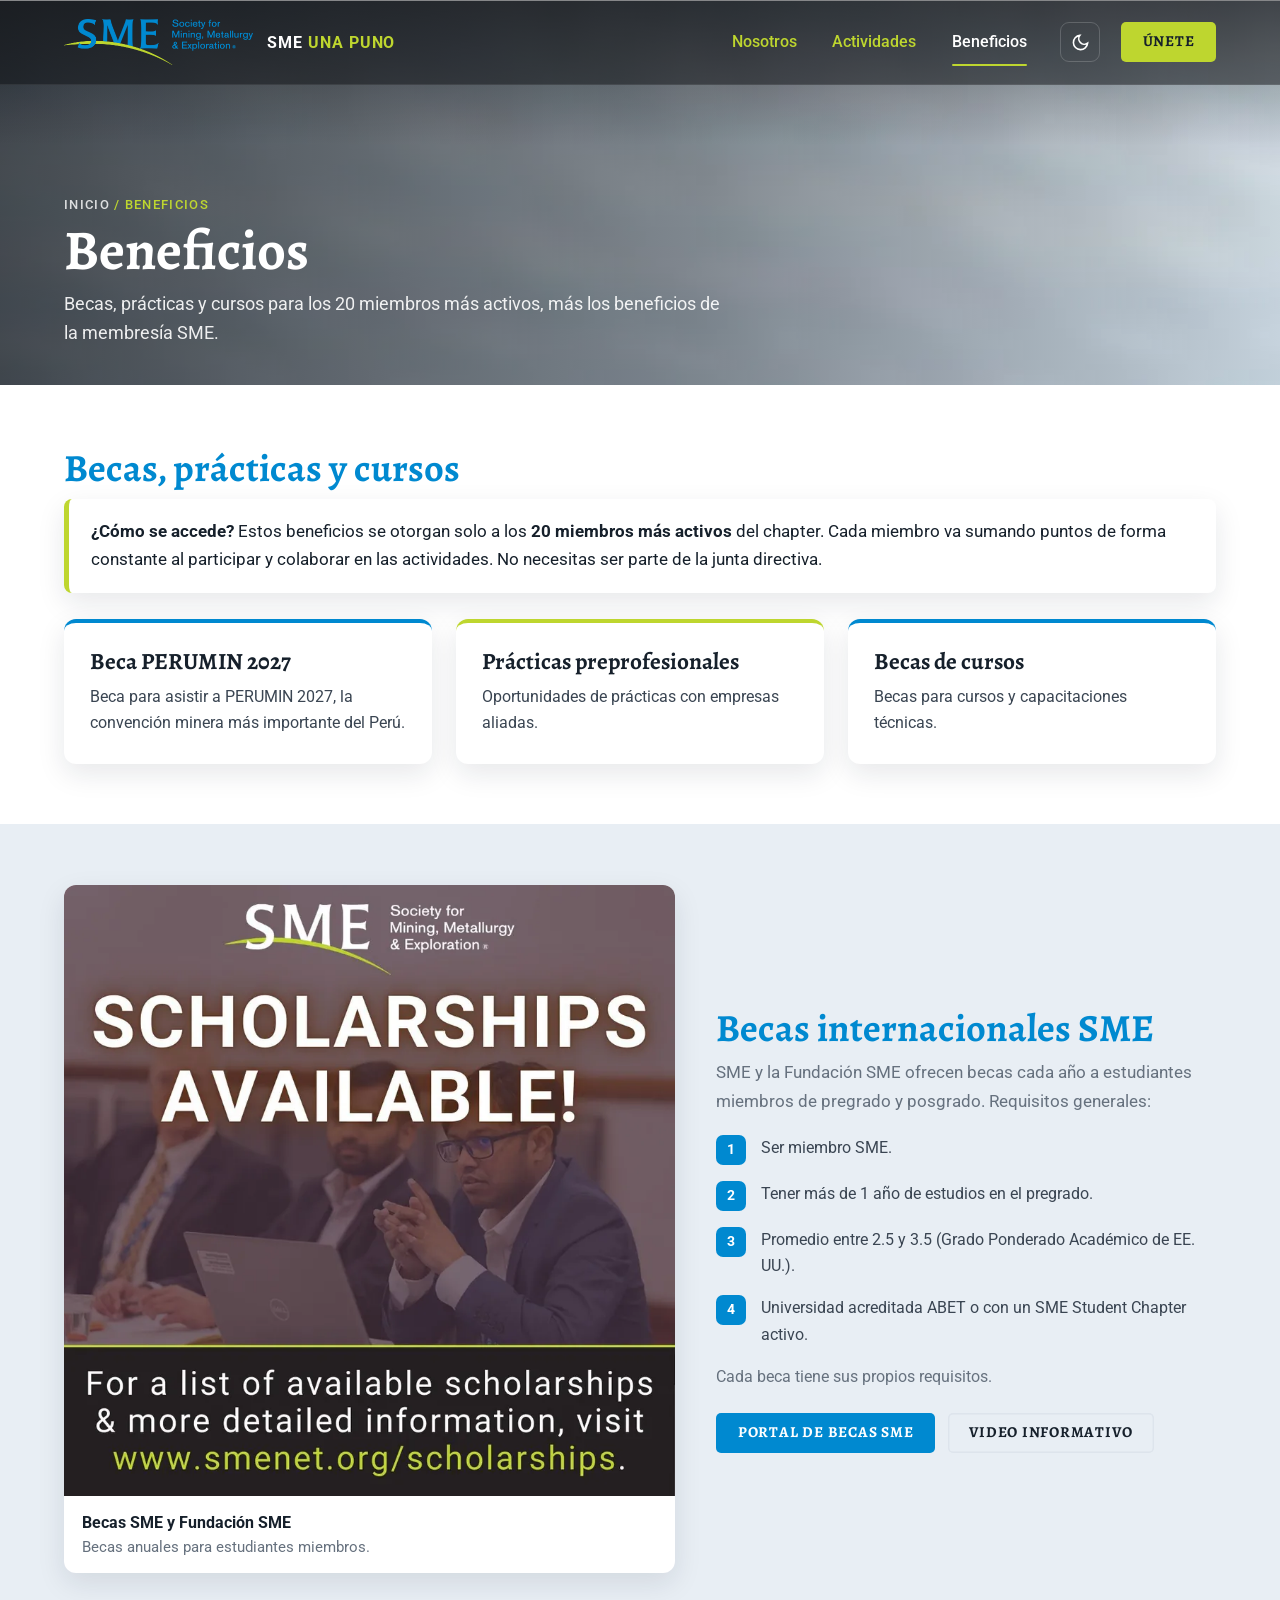
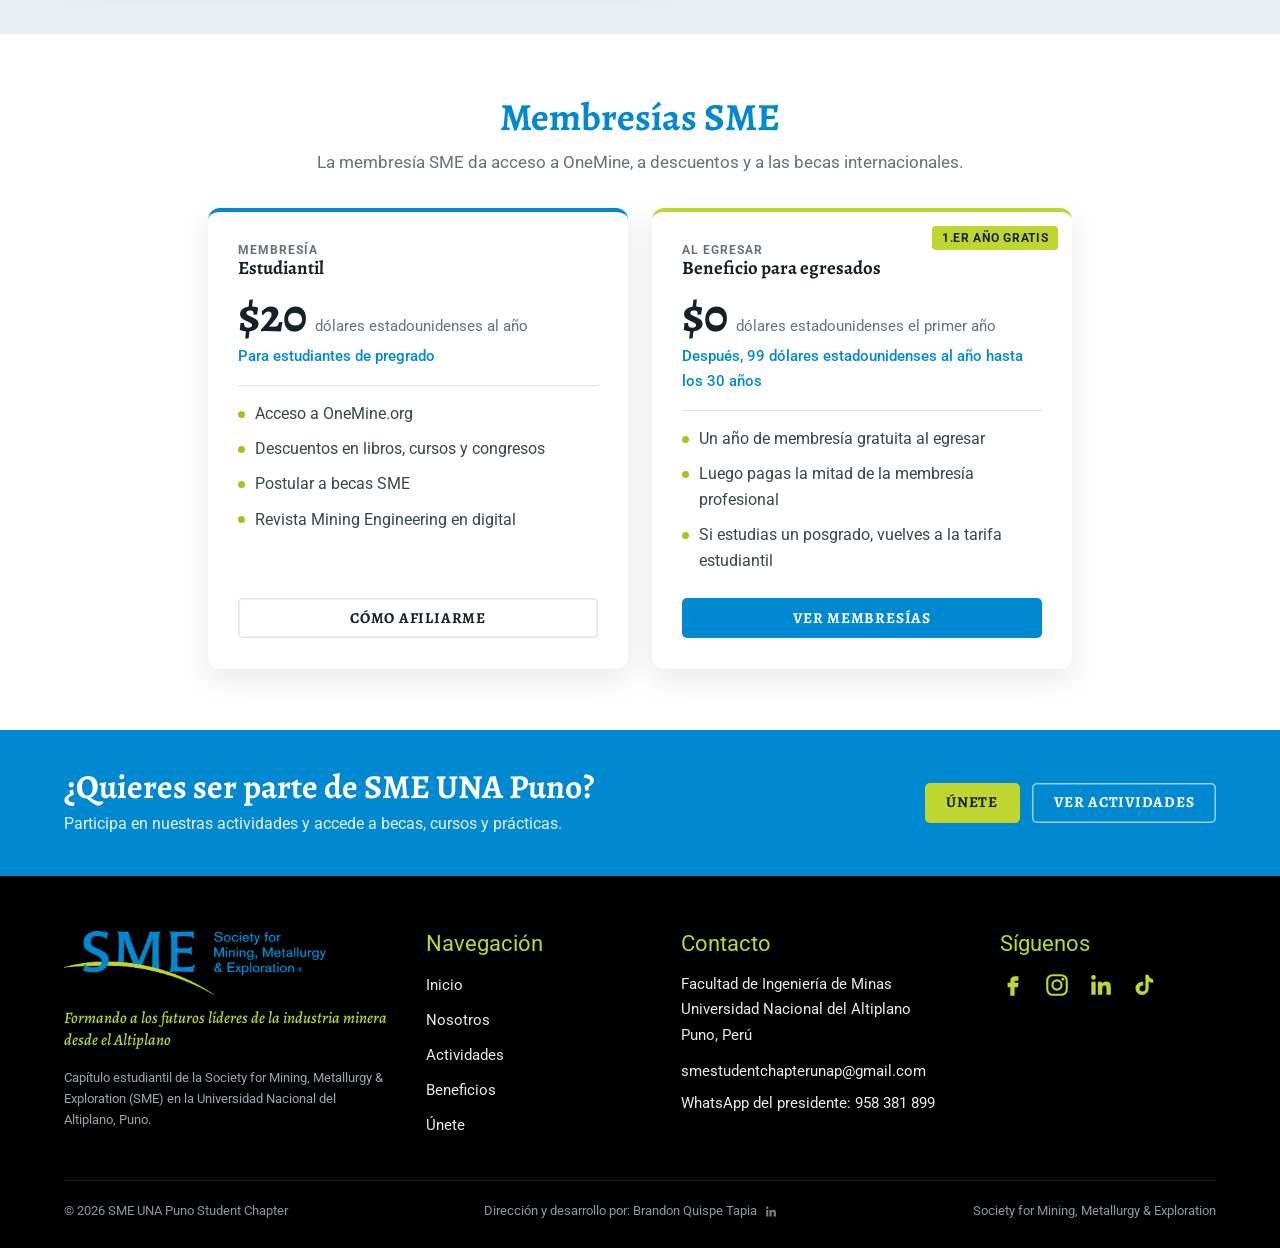
<file: beneficios.html>
<!DOCTYPE html>
<html lang="es">
<head>
<meta charset="utf-8">
<meta name="viewport" content="width=device-width,initial-scale=1">
<title>Beneficios · SME UNA Puno</title>
<meta name="description" content="Becas, prácticas, cursos y membresías para los miembros del SME Student Chapter UNA Puno.">
<meta property="og:title" content="Beneficios · SME UNA Puno">
<meta property="og:description" content="Becas, prácticas, cursos y membresías para los miembros del SME Student Chapter UNA Puno.">
<meta property="og:image" content="img/taller.webp">
<meta name="theme-color" content="#14181d">
<link rel="icon" href="favicon.ico" sizes="any">
<link rel="icon" type="image/png" sizes="32x32" href="favicon-32.png">
<link rel="apple-touch-icon" href="apple-touch-icon.png">
<link rel="preconnect" href="https://fonts.googleapis.com">
<link rel="preconnect" href="https://fonts.gstatic.com" crossorigin>
<link href="https://fonts.googleapis.com/css2?family=Alegreya:ital,wght@0,400;0,500;0,700;1,500&family=Roboto:wght@400;500;700&display=swap" rel="stylesheet">
<link rel="stylesheet" href="styles.css?v=20261124f">
<script>(function(){var t=null;try{t=localStorage.getItem('sme-theme')}catch(e){}if(t!=='light'&&t!=='dark'){t=(window.matchMedia&&window.matchMedia('(prefers-color-scheme: dark)').matches)?'dark':'light'}document.documentElement.setAttribute('data-theme',t)})();</script>
</head>
<body>
<svg width="0" height="0" style="position:absolute" aria-hidden="true"><defs><g id="lk"><path d="M150.7 395.2 L148.8 401.9 L148.5 422.5 L151.7 436.6 L158.7 448.7 L154.7 457.8 L154.6 466.6 L155.8 470.8 L159.2 476.4 L166.3 485.0 L171.2 488.7 L176.9 490.9 L200.2 494.3 L208.6 500.8 L217.3 503.4 L221.7 512.7 L225.2 517.9 L230.1 521.9 L236.0 524.3 L240.1 525.0 L251.9 524.6 L265.2 519.8 L279.7 520.3 L285.6 518.7 L291.4 515.0 L296.8 517.8 L303.7 519.7 L307.1 523.3 L311.1 533.0 L313.5 536.5 L318.2 540.9 L323.9 543.7 L344.8 550.1 L380.9 551.9 L403.5 562.2 L416.4 564.5 L424.3 563.8 L427.3 569.9 L401.7 596.3 L390.3 611.6 L387.3 619.1 L387.1 628.6 L389.8 637.1 L396.9 646.8 L407.9 654.7 L415.4 658.0 L429.4 659.4 L438.1 656.8 L446.9 650.9 L454.1 662.3 L459.9 667.6 L473.0 674.2 L486.3 677.3 L493.0 679.9 L498.5 686.1 L502.1 688.9 L506.3 690.9 L515.7 693.2 L522.1 693.2 L528.1 691.4 L535.1 687.6 L540.2 682.4 L574.0 679.0 L585.5 675.9 L598.9 687.7 L601.7 691.8 L603.1 698.9 L602.1 712.2 L599.6 720.8 L582.0 740.6 L576.1 752.4 L574.0 769.1 L575.9 777.9 L579.6 783.6 L604.4 810.7 L616.7 817.2 L628.5 820.2 L648.5 831.2 L655.2 832.9 L682.6 835.4 L695.0 840.1 L699.3 840.8 L707.9 839.7 L713.7 836.8 L718.4 832.2 L720.6 828.5 L725.7 810.4 L727.2 785.0 L725.7 763.0 L722.9 755.4 L737.9 757.3 L743.9 756.1 L754.9 752.1 L761.8 747.1 L775.8 728.9 L785.2 725.7 L796.3 718.5 L801.3 713.9 L810.6 714.4 L834.3 711.1 L840.0 708.4 L843.2 705.7 L847.8 698.7 L849.1 694.6 L849.5 688.3 L848.0 682.2 L845.5 677.6 L848.2 672.6 L851.7 659.4 L852.0 655.2 L850.9 649.1 L848.6 642.2 L845.3 636.8 L840.7 632.6 L832.7 628.2 L825.7 620.1 L817.8 615.9 L804.9 614.3 L800.5 614.4 L788.3 617.0 L772.0 616.2 L767.8 615.2 L743.1 602.7 L728.5 601.2 L721.5 602.5 L719.0 598.6 L712.5 585.1 L718.2 582.7 L723.0 578.8 L726.6 573.8 L729.3 565.9 L733.7 560.5 L750.0 555.3 L753.8 553.4 L759.9 547.4 L765.2 538.3 L766.2 529.8 L763.3 518.2 L760.9 513.8 L750.8 499.8 L741.0 492.9 L734.3 490.6 L705.8 488.7 L692.5 483.7 L682.0 482.2 L674.0 483.3 L667.9 486.2 L663.2 484.5 L657.9 483.7 L657.9 476.1 L652.6 446.4 L651.3 441.9 L647.8 436.0 L639.7 426.9 L627.0 417.6 L615.3 401.6 L606.1 392.8 L600.4 389.5 L590.2 387.4 L589.9 380.9 L587.8 374.8 L584.0 369.5 L580.6 366.8 L572.2 362.1 L566.5 360.6 L545.8 359.5 L533.0 360.9 L530.8 355.7 L527.3 350.7 L529.8 340.5 L529.9 335.9 L529.2 331.4 L526.5 325.1 L520.8 318.1 L514.9 314.7 L506.6 312.3 L502.9 307.1 L496.5 301.9 L497.0 297.4 L496.0 290.7 L491.8 281.1 L488.0 276.0 L480.9 271.4 L467.5 267.4 L461.0 267.1 L453.6 269.2 L441.9 254.9 L418.2 236.2 L403.2 222.8 L384.9 213.4 L380.6 212.6 L368.4 212.5 L365.6 202.4 L359.2 192.6 L347.6 181.8 L336.0 168.4 L332.4 165.6 L324.0 161.4 L318.1 159.5 L311.8 159.3 L298.8 162.1 L294.6 164.0 L291.0 166.6 L283.4 175.0 L280.4 180.5 L279.2 185.7 L267.3 183.4 L243.9 185.7 L228.9 191.2 L222.3 197.4 L216.4 210.8 L216.0 215.3 L217.0 221.8 L208.1 224.2 L199.2 230.0 L196.4 233.5 L191.0 243.8 L188.7 251.8 L189.4 263.2 L191.1 269.9 L215.2 312.4 L209.0 312.8 L202.9 315.0 L197.8 318.8 L193.9 324.0 L191.7 330.1 L191.4 336.5 L193.7 347.8 L196.9 354.3 L185.2 368.7 L182.9 373.5 L169.7 376.0 L161.2 380.9 L155.2 386.5 L150.7 395.2Z" style="fill:none;vector-effect:non-scaling-stroke;stroke:var(--to);stroke-width:1;opacity:var(--oo,.6)"/><path d="M132.5 370.1 L123.3 388.3 L121.0 398.6 L120.4 419.7 L120.6 425.3 L123.2 438.6 L127.6 450.9 L126.2 461.8 L127.0 471.8 L132.0 485.9 L137.5 494.2 L146.4 504.7 L157.5 513.1 L165.9 516.9 L175.0 519.0 L188.5 520.9 L197.3 526.4 L204.6 536.9 L211.8 543.3 L224.4 550.0 L238.4 552.9 L250.9 552.7 L259.9 551.6 L270.1 548.2 L278.7 548.4 L287.2 547.4 L291.7 554.1 L298.4 561.0 L306.4 566.5 L315.4 570.4 L332.5 575.9 L341.0 577.8 L374.0 579.6 L377.9 581.4 L366.5 596.8 L360.9 609.5 L359.0 623.2 L360.0 636.5 L363.1 646.2 L365.3 650.7 L374.2 663.4 L384.2 672.5 L400.3 682.4 L409.1 685.3 L421.1 687.1 L431.6 687.4 L438.3 686.3 L445.1 691.4 L458.6 698.4 L466.7 701.7 L476.8 704.0 L483.1 709.8 L492.1 715.3 L502.0 718.8 L511.9 721.0 L521.4 721.4 L530.9 719.9 L543.2 715.2 L552.8 709.3 L574.4 707.2 L559.6 723.8 L554.3 732.6 L549.6 743.5 L547.2 754.6 L546.0 769.3 L547.1 779.5 L550.4 789.4 L555.5 798.3 L558.8 802.3 L580.5 826.6 L587.3 832.9 L601.6 841.1 L607.0 843.5 L618.2 846.5 L637.4 856.9 L647.4 860.1 L676.1 863.0 L687.6 867.1 L697.4 868.8 L712.1 867.6 L725.9 862.2 L737.4 853.0 L743.4 845.1 L747.7 836.3 L753.4 814.8 L755.0 781.8 L766.7 777.5 L775.0 772.6 L782.3 766.2 L792.8 752.9 L798.2 750.5 L811.0 742.4 L838.2 739.0 L851.7 734.0 L859.6 728.6 L866.3 721.8 L873.7 709.4 L877.3 695.5 L877.4 685.9 L875.9 677.7 L879.3 664.0 L879.6 649.8 L877.6 640.5 L874.3 631.1 L866.9 619.0 L860.1 612.2 L851.1 606.3 L843.6 598.6 L835.2 592.9 L830.6 590.7 L820.8 587.8 L807.3 586.4 L797.1 586.6 L785.9 588.9 L777.2 588.5 L762.1 580.6 L773.0 574.0 L783.0 563.4 L790.1 551.5 L793.9 537.5 L793.5 523.0 L789.3 507.8 L783.9 497.8 L770.5 480.0 L763.5 474.2 L754.2 468.2 L744.3 464.2 L733.7 462.4 L711.9 461.0 L699.5 456.6 L682.5 454.2 L680.2 441.4 L677.3 431.4 L672.4 422.2 L663.6 411.4 L657.9 405.6 L647.0 397.6 L636.4 383.2 L627.2 374.0 L619.3 367.9 L614.1 365.0 L607.2 353.6 L596.3 343.6 L587.3 338.4 L579.1 334.8 L570.3 332.8 L557.6 332.0 L554.6 319.1 L548.8 307.9 L542.3 299.8 L538.4 296.4 L529.8 290.7 L524.1 288.3 L520.9 277.5 L516.3 267.5 L507.5 256.0 L500.0 249.9 L491.5 245.4 L472.9 239.9 L465.3 239.1 L457.4 231.4 L436.4 214.9 L418.4 199.3 L397.6 188.3 L388.1 185.4 L380.0 173.8 L367.8 162.3 L355.3 148.1 L347.2 141.8 L336.3 136.2 L327.4 132.9 L313.2 131.2 L303.8 132.3 L290.0 135.5 L280.6 139.7 L276.3 142.5 L272.3 145.8 L263.1 155.6 L237.9 158.3 L223.9 162.8 L214.5 167.2 L210.2 170.1 L202.6 177.2 L196.6 185.7 L189.8 202.3 L179.4 210.2 L172.9 218.3 L164.1 235.4 L161.5 244.5 L160.8 258.6 L162.3 271.1 L163.6 276.2 L167.9 285.8 L176.4 300.7 L169.2 310.8 L164.3 324.6 L163.3 334.3 L165.1 348.2 L155.2 351.8 L146.3 357.2 L138.8 363.0 L132.5 370.1Z" style="fill:none;vector-effect:non-scaling-stroke;stroke:var(--to);stroke-width:1;opacity:var(--oo,.6)"/><path d="M91.6 455.2 L91.5 469.9 L92.7 478.3 L97.5 494.6 L101.1 502.3 L110.5 516.4 L121.5 529.3 L127.3 534.6 L140.3 543.6 L147.4 547.2 L162.3 552.2 L173.5 554.2 L178.9 560.6 L191.0 571.4 L197.8 576.0 L212.5 582.9 L220.2 585.3 L236.3 587.9 L259.9 587.1 L272.3 584.4 L282.5 592.8 L296.9 600.8 L325.1 610.1 L324.0 623.2 L324.4 635.0 L327.9 651.9 L334.8 667.8 L342.7 679.9 L352.6 691.7 L358.3 696.8 L372.4 706.8 L386.3 714.5 L401.4 719.4 L416.5 721.8 L428.9 722.4 L449.6 732.7 L460.0 736.0 L469.2 742.6 L485.2 750.3 L499.0 754.1 L511.9 756.1 L511.0 769.5 L511.5 778.3 L515.2 795.4 L522.4 811.5 L532.7 825.7 L560.0 855.6 L572.4 865.1 L585.7 872.3 L594.9 876.3 L605.4 879.4 L623.5 889.1 L631.9 892.2 L649.5 895.7 L668.1 897.4 L678.4 900.9 L686.6 902.7 L703.3 903.8 L720.0 901.7 L728.1 899.4 L743.3 892.5 L757.0 882.7 L763.0 876.9 L768.4 870.4 L777.3 856.2 L780.6 848.4 L786.2 828.5 L787.9 820.4 L789.3 805.1 L802.0 795.8 L808.0 790.0 L815.4 780.9 L823.0 776.3 L845.7 773.2 L853.6 771.1 L868.5 764.7 L875.5 760.4 L882.0 755.5 L893.5 743.8 L902.5 730.3 L908.8 715.2 L912.1 699.2 L912.5 691.1 L911.7 679.2 L913.8 669.7 L915.0 653.6 L913.0 637.6 L906.5 617.3 L898.7 603.1 L893.8 596.6 L882.3 585.2 L873.7 579.0 L866.1 571.8 L859.2 566.5 L843.9 558.3 L835.7 555.5 L826.3 553.3 L828.6 541.7 L829.0 525.3 L828.0 517.1 L824.8 503.9 L821.8 494.8 L817.7 486.1 L805.1 467.0 L795.2 455.1 L789.4 449.9 L778.6 442.1 L762.5 433.5 L744.9 428.5 L719.5 426.4 L711.6 423.8 L705.9 410.2 L701.4 402.6 L685.7 383.7 L672.1 372.5 L662.8 360.2 L651.4 348.8 L640.2 339.9 L634.4 331.6 L622.7 319.7 L616.0 314.6 L604.0 307.6 L597.1 304.3 L584.3 300.0 L578.1 288.8 L572.9 281.6 L560.5 269.2 L553.1 263.8 L546.9 250.5 L542.6 243.5 L532.0 231.0 L525.9 225.5 L512.1 216.5 L504.7 213.0 L481.5 206.0 L437.5 170.0 L410.4 155.7 L405.9 150.3 L393.0 138.0 L379.5 122.8 L372.9 117.1 L358.1 107.9 L344.3 101.6 L336.5 99.1 L320.5 96.4 L312.4 96.2 L304.3 96.7 L287.6 100.0 L271.0 105.4 L263.2 109.4 L255.8 114.2 L246.7 122.0 L230.5 124.1 L220.8 126.9 L204.2 133.1 L189.1 142.2 L176.2 154.2 L166.1 168.6 L160.6 180.1 L148.7 192.1 L143.5 199.2 L131.6 222.5 L127.1 237.9 L126.0 245.9 L126.0 262.0 L128.0 278.1 L130.3 286.7 L135.8 299.8 L132.0 309.7 L128.7 326.9 L114.8 337.5 L104.2 349.6 L99.8 356.3 L93.6 368.5 L87.7 385.6 L85.6 403.5 L85.8 428.7 L88.9 445.9 L91.6 455.2Z" style="fill:none;vector-effect:non-scaling-stroke;stroke:var(--to);stroke-width:1;opacity:var(--oo,.6)"/><path d="M170.6 404.6 L170.4 420.4 L172.1 428.1 L175.2 434.2 L184.5 439.1 L185.9 441.3 L184.1 448.4 L176.2 462.5 L181.9 469.5 L209.5 473.4 L219.2 481.5 L227.3 478.3 L233.0 480.4 L236.7 486.8 L238.0 496.0 L241.4 503.0 L249.1 502.8 L261.4 497.6 L276.9 498.5 L279.4 496.0 L274.9 488.1 L267.5 482.7 L250.9 477.7 L244.7 471.8 L253.1 447.9 L259.5 439.3 L268.7 436.9 L274.6 440.7 L277.1 450.5 L282.5 452.7 L285.4 455.5 L294.6 486.9 L304.2 497.1 L313.9 499.6 L319.4 487.8 L321.5 486.4 L325.8 487.8 L332.3 493.7 L332.8 495.9 L331.6 498.6 L321.0 504.1 L321.2 506.3 L325.0 508.9 L330.6 522.8 L347.8 528.3 L386.4 530.1 L409.3 541.0 L418.3 542.6 L434.5 539.3 L438.4 539.7 L442.5 542.6 L444.6 555.5 L449.8 565.7 L451.6 572.8 L448.8 579.4 L419.2 609.6 L409.0 623.2 L409.0 626.3 L412.4 631.2 L420.2 636.5 L427.6 637.5 L448.0 623.4 L452.8 624.0 L457.1 627.4 L461.0 628.7 L464.4 625.5 L466.9 625.3 L468.8 627.3 L469.0 631.4 L467.2 634.0 L463.4 635.9 L471.6 649.0 L481.1 653.8 L492.5 656.1 L506.2 661.4 L513.6 670.2 L518.8 671.4 L522.1 669.9 L525.4 662.9 L527.2 661.5 L570.1 657.4 L577.7 655.3 L583.9 651.9 L588.2 647.2 L592.6 639.4 L593.9 632.5 L588.4 629.5 L582.4 628.4 L581.1 624.8 L592.9 616.7 L597.6 610.6 L599.4 599.3 L602.1 594.1 L599.3 587.9 L582.2 574.4 L578.2 568.6 L578.8 565.0 L584.2 562.9 L596.0 571.6 L611.5 578.1 L631.9 589.5 L641.5 598.5 L648.9 615.2 L656.8 618.8 L673.3 623.3 L701.9 647.9 L707.8 651.4 L708.5 655.1 L703.0 659.7 L697.7 661.5 L691.7 661.1 L671.2 641.8 L661.7 635.2 L657.5 637.5 L650.8 651.6 L641.2 663.0 L638.7 663.1 L636.3 660.3 L632.5 659.3 L623.3 664.1 L612.9 657.9 L607.4 657.5 L602.1 661.5 L615.4 672.9 L622.4 683.2 L625.2 697.6 L623.9 716.0 L619.9 730.0 L615.7 736.4 L599.6 753.8 L596.9 759.4 L596.0 769.0 L617.8 793.2 L624.3 796.5 L636.6 799.5 L657.2 811.0 L687.6 813.8 L700.9 818.9 L704.0 807.0 L705.2 786.4 L704.0 766.7 L699.3 757.8 L682.4 756.3 L666.0 752.1 L660.7 746.8 L661.7 743.0 L673.4 735.3 L689.4 730.9 L705.2 728.5 L714.4 729.5 L729.2 734.3 L736.6 735.3 L745.7 732.1 L762.6 709.9 L774.9 706.2 L784.2 700.1 L780.4 696.4 L776.4 695.0 L767.7 699.0 L760.3 693.2 L761.6 689.6 L778.0 683.5 L784.9 683.1 L802.0 691.9 L808.0 692.5 L827.5 690.2 L821.4 683.7 L818.4 675.9 L819.7 670.4 L824.4 669.1 L827.5 665.0 L830.0 655.8 L828.4 650.9 L818.2 645.4 L811.6 637.0 L803.1 636.3 L790.3 639.2 L768.6 638.1 L759.9 635.8 L736.9 623.9 L728.9 623.2 L722.2 628.1 L713.7 638.9 L710.9 638.9 L707.1 635.6 L706.2 631.6 L707.1 622.3 L705.7 618.4 L699.8 609.5 L680.7 569.4 L682.0 567.5 L686.3 566.0 L703.6 565.0 L707.0 563.7 L709.1 556.6 L713.6 549.7 L719.6 543.5 L725.5 539.6 L741.9 534.9 L744.2 531.4 L742.8 526.3 L735.3 515.5 L730.6 512.3 L701.0 510.5 L686.9 505.0 L681.0 504.1 L669.5 510.5 L657.3 505.7 L636.4 504.4 L631.5 501.7 L630.4 497.3 L636.3 480.0 L631.0 450.2 L625.4 443.6 L611.2 433.4 L598.7 416.0 L592.5 410.1 L565.4 405.5 L558.2 402.5 L554.5 399.6 L553.6 397.1 L555.1 393.5 L557.6 392.4 L563.8 393.9 L568.2 390.2 L568.3 385.0 L563.4 382.3 L546.5 381.5 L533.7 383.0 L517.8 381.9 L511.2 365.8 L503.9 359.1 L503.9 353.2 L508.0 337.2 L506.9 335.2 L492.6 331.3 L486.8 322.1 L467.4 307.7 L465.8 303.9 L466.5 301.7 L468.5 300.5 L471.6 301.2 L475.0 297.4 L472.6 291.7 L463.4 289.0 L456.3 292.0 L443.7 300.1 L440.7 300.0 L438.4 296.8 L435.2 281.1 L426.5 270.7 L404.0 253.0 L391.3 241.3 L378.5 234.5 L355.7 234.5 L349.7 231.4 L345.9 212.2 L342.9 207.3 L331.8 197.1 L320.8 184.3 L314.4 181.1 L305.6 183.0 L301.0 188.1 L302.6 193.1 L308.4 197.2 L317.7 199.8 L318.2 203.6 L315.3 207.3 L310.1 208.9 L300.2 208.3 L284.8 212.5 L280.6 212.0 L271.7 206.4 L267.2 205.4 L248.6 207.2 L240.2 210.1 L238.0 215.3 L243.4 219.6 L271.6 227.8 L273.2 229.8 L272.8 232.1 L267.3 236.1 L263.0 237.5 L254.4 231.9 L250.3 231.3 L245.7 233.7 L237.4 242.3 L232.9 243.8 L218.2 243.7 L214.8 245.5 L210.6 253.8 L211.3 261.0 L272.7 368.8 L274.9 374.3 L287.6 378.2 L290.0 379.9 L290.0 382.5 L288.2 384.2 L281.0 382.4 L282.6 392.3 L295.5 404.4 L295.9 407.9 L290.2 411.2 L281.2 409.8 L270.0 404.5 L260.3 398.1 L250.4 385.6 L250.2 381.9 L253.0 374.3 L250.7 368.4 L238.4 358.8 L235.1 350.0 L216.1 334.3 L213.3 334.4 L214.7 341.4 L220.6 349.8 L219.2 359.6 L215.6 366.2 L203.6 380.8 L200.9 397.9 L195.8 400.5 L190.0 396.7 L185.1 395.3 L177.6 396.6 L173.0 399.5 L170.6 404.6Z" style="fill:none;vector-effect:non-scaling-stroke;stroke:var(--tc);stroke-width:var(--wc,1.4)"/><path d="M184.5 409.8 L184.4 419.0 L185.6 423.9 L194.5 429.3 L199.4 437.6 L199.5 444.6 L195.2 457.2 L213.9 460.1 L221.8 465.5 L226.5 464.4 L232.2 465.2 L240.5 442.0 L249.1 429.9 L256.1 425.7 L266.7 423.1 L272.3 423.4 L284.1 430.5 L287.2 434.7 L288.9 440.3 L297.0 447.6 L307.6 480.3 L314.9 474.0 L323.3 472.5 L333.0 475.8 L343.5 485.4 L345.8 490.3 L346.7 497.8 L343.8 505.5 L340.4 509.5 L341.2 511.4 L350.3 514.4 L388.4 516.3 L413.6 527.5 L418.2 528.4 L433.1 525.4 L439.8 525.8 L445.3 527.5 L450.6 531.1 L455.5 537.6 L458.1 551.1 L463.4 562.3 L465.4 570.7 L465.3 575.8 L459.7 588.2 L429.6 619.1 L441.3 611.1 L445.4 609.6 L454.6 610.1 L460.2 612.1 L471.5 612.0 L477.3 615.8 L482.0 622.6 L483.0 632.1 L481.4 638.2 L511.2 648.4 L516.5 652.0 L524.5 647.8 L567.5 643.6 L575.4 640.4 L571.9 637.6 L569.3 633.1 L567.3 626.9 L567.6 621.2 L571.0 615.1 L584.3 604.9 L586.0 595.2 L571.4 583.4 L565.4 574.1 L564.2 567.8 L565.6 560.4 L568.2 555.8 L572.4 552.6 L581.8 549.1 L590.1 550.2 L603.0 559.3 L618.3 565.9 L640.2 578.2 L652.9 590.4 L659.5 604.6 L679.3 610.7 L688.7 618.1 L667.5 574.2 L666.7 570.2 L667.5 564.7 L671.6 558.2 L676.0 554.9 L684.1 552.2 L696.1 551.4 L702.7 540.9 L709.6 533.7 L722.8 525.8 L698.7 524.3 L683.6 518.7 L675.0 523.4 L668.3 524.5 L654.2 519.5 L632.6 517.9 L622.6 512.6 L618.7 507.5 L616.4 497.9 L621.8 478.9 L617.8 456.4 L600.8 442.8 L588.0 425.2 L585.9 423.2 L561.5 419.0 L550.6 414.3 L542.4 406.7 L539.6 396.4 L516.7 395.8 L509.0 392.8 L505.4 388.4 L499.5 374.0 L493.5 368.5 L490.6 363.4 L489.9 352.1 L491.4 345.5 L482.7 341.1 L476.4 331.8 L456.8 316.9 L453.4 310.5 L448.6 313.2 L442.9 314.1 L436.0 313.1 L431.3 310.3 L425.6 302.5 L422.2 287.4 L416.7 280.8 L383.1 252.8 L375.0 248.5 L351.8 248.0 L340.9 242.3 L336.2 235.4 L332.7 217.4 L328.5 213.1 L324.5 217.9 L319.5 220.7 L311.8 222.8 L301.7 222.4 L286.8 226.4 L287.0 232.2 L284.7 239.5 L273.0 248.9 L261.8 251.5 L252.2 247.1 L243.1 255.1 L234.3 257.8 L225.6 257.8 L285.3 362.9 L295.1 366.3 L300.5 370.7 L302.7 374.1 L304.0 383.3 L301.4 390.7 L307.0 396.4 L309.5 403.1 L309.6 410.6 L306.9 416.6 L296.0 423.9 L289.5 425.1 L276.4 423.0 L262.3 416.2 L250.3 407.9 L238.6 393.2 L236.4 386.3 L237.5 375.9 L229.6 369.7 L216.8 386.8 L214.5 401.3 L210.5 408.0 L202.3 412.9 L197.1 414.4 L190.6 413.5 L184.5 409.8Z M721.9 650.3 L722.3 657.8 L719.4 663.9 L710.9 671.3 L702.1 674.8 L690.9 675.1 L685.6 673.7 L664.7 654.9 L661.5 660.6 L649.0 674.7 L642.8 676.9 L634.7 676.5 L639.2 696.2 L637.3 719.9 L631.6 737.7 L626.7 745.0 L611.3 761.7 L610.5 764.2 L626.4 781.9 L642.3 786.7 L661.4 797.3 L690.4 800.1 L691.2 786.4 L690.2 771.0 L680.1 770.1 L662.6 765.7 L656.0 762.0 L649.1 754.7 L647.0 749.8 L647.1 743.3 L650.8 734.2 L666.9 722.8 L687.3 717.1 L705.6 714.5 L717.4 715.8 L732.3 720.6 L737.1 720.3 L750.3 703.0 L747.1 697.8 L746.5 691.2 L748.9 683.8 L753.1 678.5 L774.4 670.0 L784.1 669.1 L790.0 670.0 L804.5 677.4 L806.9 664.6 L812.7 658.3 L804.4 650.4 L789.6 653.2 L766.5 651.9 L756.4 649.4 L733.0 637.6 L721.9 650.3Z" style="fill:none;vector-effect:non-scaling-stroke;stroke:var(--ti);stroke-width:1;opacity:var(--oi,.7)"/><path d="M211.7 426.1 L214.8 433.4 L215.7 444.1 L222.0 446.1 L227.4 432.6 L238.2 418.3 L229.3 407.4 L223.5 417.6 L211.7 426.1Z M319.7 386.7 L325.0 398.5 L325.3 413.6 L322.5 421.7 L319.4 426.6 L307.8 435.6 L313.1 444.1 L317.0 456.7 L328.3 457.1 L338.4 460.6 L352.5 471.6 L358.0 478.3 L360.5 483.5 L362.5 491.4 L362.7 499.0 L393.6 501.0 L418.3 512.0 L431.5 509.5 L444.4 510.3 L453.2 513.6 L462.1 519.9 L466.2 524.2 L470.5 531.9 L473.4 546.0 L477.9 555.2 L481.2 568.4 L480.2 582.0 L473.7 596.1 L484.6 601.1 L492.8 609.4 L497.1 617.3 L498.8 626.8 L516.8 633.4 L551.5 629.0 L551.5 620.1 L554.3 611.5 L559.5 604.1 L565.3 599.3 L559.1 593.7 L550.7 580.4 L548.5 572.4 L548.6 564.1 L552.9 549.9 L558.2 543.2 L565.2 538.3 L579.1 533.3 L585.1 532.9 L594.0 534.5 L599.5 537.1 L611.0 545.3 L626.0 551.9 L650.8 566.3 L652.4 559.4 L656.5 551.6 L661.8 545.4 L669.0 540.5 L661.1 539.4 L650.7 535.3 L628.2 533.3 L612.6 525.1 L604.1 514.1 L600.7 501.5 L601.2 490.3 L605.4 477.6 L603.0 464.4 L589.0 453.5 L577.5 438.0 L557.1 434.3 L546.7 430.2 L533.8 421.3 L527.5 412.6 L509.6 410.7 L498.9 405.2 L491.3 395.9 L486.0 383.4 L477.9 374.0 L474.5 365.3 L473.9 354.7 L464.5 342.9 L447.2 329.9 L433.3 329.0 L422.7 324.0 L412.5 311.8 L409.9 306.0 L407.3 294.5 L405.5 292.3 L371.0 264.5 L350.1 264.0 L333.3 256.5 L324.8 248.1 L320.2 237.2 L313.7 238.7 L302.0 238.9 L299.7 245.4 L294.8 252.5 L279.5 263.5 L266.5 267.3 L255.2 266.4 L250.5 269.3 L296.2 349.4 L308.1 356.0 L315.9 364.8 L319.7 376.0 L319.7 386.7Z M667.0 679.0 L660.2 686.3 L654.3 690.0 L655.2 697.2 L654.3 711.9 L665.5 706.3 L681.6 702.0 L700.6 698.8 L717.8 699.7 L730.1 703.1 L731.5 701.3 L730.7 688.9 L734.4 677.0 L739.2 669.7 L747.6 663.1 L738.3 658.4 L735.1 669.1 L730.0 676.1 L717.6 686.0 L704.4 690.7 L696.0 691.4 L684.1 690.1 L675.9 686.6 L667.0 679.0Z" style="fill:none;vector-effect:non-scaling-stroke;stroke:var(--ti);stroke-width:1;opacity:var(--oi,.7)"/><path d="M338.0 382.1 L342.6 395.0 L343.7 412.5 L340.4 425.9 L331.9 439.5 L346.0 444.3 L358.2 452.4 L370.9 465.2 L375.6 473.1 L378.7 481.7 L398.0 483.6 L420.5 493.2 L434.3 491.3 L452.8 493.9 L462.0 497.9 L473.9 506.3 L480.4 513.2 L485.4 521.2 L488.8 530.0 L490.7 540.3 L496.4 554.2 L499.5 570.0 L499.2 578.8 L497.1 588.0 L507.3 598.6 L514.6 613.2 L517.8 614.4 L534.7 612.6 L540.8 598.9 L534.1 587.5 L530.6 574.7 L530.8 561.4 L533.5 549.0 L537.4 540.8 L542.7 533.4 L553.1 524.5 L571.3 516.7 L585.3 514.9 L582.9 504.1 L582.4 495.1 L586.6 474.8 L575.6 465.5 L567.3 454.5 L552.1 451.6 L539.8 446.8 L528.5 440.2 L517.4 430.0 L500.1 426.5 L487.6 419.2 L477.8 408.5 L470.8 393.9 L462.3 383.0 L458.2 373.9 L456.1 362.3 L451.1 355.3 L441.2 348.0 L424.4 345.1 L415.9 341.0 L408.3 335.3 L396.9 320.9 L392.8 311.5 L390.8 303.7 L365.2 282.5 L351.2 282.3 L337.8 279.1 L323.4 271.6 L311.5 260.4 L304.7 268.0 L295.6 274.9 L286.9 280.0 L278.9 282.8 L308.7 335.1 L322.6 344.8 L331.5 355.8 L336.7 368.9 L338.0 382.1Z" style="fill:none;vector-effect:non-scaling-stroke;stroke:var(--ti);stroke-width:1;opacity:var(--oi,.7)"/><path d="M306.9 291.4 L323.3 320.3 L340.9 334.9 L348.8 345.8 L354.3 357.9 L357.9 377.4 L362.2 391.0 L363.6 401.4 L363.6 414.4 L360.4 429.3 L371.7 437.6 L382.8 448.2 L392.6 462.5 L409.2 466.1 L423.2 472.3 L434.3 471.3 L451.9 473.0 L465.4 477.3 L477.8 484.3 L491.9 495.9 L500.1 506.4 L506.0 518.4 L510.0 533.9 L514.2 544.0 L520.1 530.6 L532.2 515.5 L548.0 504.4 L562.4 498.6 L564.1 482.3 L555.9 472.9 L546.5 470.9 L526.5 462.7 L507.8 449.1 L499.3 447.3 L486.5 442.3 L469.9 430.2 L461.2 419.6 L453.8 405.0 L444.9 392.9 L439.2 380.0 L436.4 369.4 L433.9 367.5 L423.9 365.8 L411.4 361.3 L394.8 350.1 L385.9 340.1 L379.6 330.9 L373.1 315.2 L357.4 302.5 L336.6 299.8 L324.4 294.9 L311.8 287.8 L306.9 291.4Z" style="fill:none;vector-effect:non-scaling-stroke;stroke:var(--ti);stroke-width:1;opacity:var(--oi,.7)"/><path d="M378.6 365.0 L385.1 395.8 L385.9 407.9 L385.0 420.1 L399.1 433.4 L406.1 442.4 L426.8 449.7 L447.0 450.1 L463.1 453.2 L454.4 445.8 L442.9 431.8 L434.8 416.6 L425.8 403.9 L418.4 387.1 L401.9 381.1 L394.1 376.9 L378.6 365.0Z M520.0 497.0 L531.1 488.7 L516.2 482.1 L497.9 469.5 L493.7 468.6 L507.9 480.8 L520.0 497.0Z" style="fill:none;vector-effect:non-scaling-stroke;stroke:var(--ti);stroke-width:1;opacity:var(--oi,.7)"/></g></defs></svg>
<header class="nav">
  <div class="wrap">
    <a class="brand" href="index.html" aria-label="SME UNA Puno, inicio"><img src="img/img01.png" alt="SME"><span>SME <em>UNA PUNO</em></span></a>
    <nav class="menu" id="menu" aria-label="Principal"><a href="nosotros.html">Nosotros</a><a href="actividades.html">Actividades</a><a href="beneficios.html" class="active" aria-current="page">Beneficios</a><a href="unete.html" class="only-m">Únete</a></nav>
    <button class="icon-btn theme-btn" id="themeBtn" type="button" aria-label="Cambiar entre modo claro y oscuro" title="Modo claro u oscuro">
      <svg class="moon" viewBox="0 0 24 24" fill="none" stroke="currentColor" stroke-width="2"><path d="M21 12.8A9 9 0 1 1 11.2 3a7 7 0 0 0 9.8 9.8z"/></svg>
      <svg class="sun" viewBox="0 0 24 24" fill="none" stroke="currentColor" stroke-width="2"><circle cx="12" cy="12" r="4"/><path d="M12 2v2M12 20v2M4.9 4.9l1.4 1.4M17.7 17.7l1.4 1.4M2 12h2M20 12h2M4.9 19.1l1.4-1.4M17.7 6.3l1.4-1.4"/></svg>
    </button>
    <a class="btn btn-lime nav-cta" href="unete.html">Únete</a>
    <button class="icon-btn burger" id="burger" type="button" aria-label="Abrir menú" aria-controls="menu" aria-expanded="false">
      <svg class="bars" viewBox="0 0 24 24" fill="none" stroke="currentColor" stroke-width="2" stroke-linecap="round"><path d="M4 7h16M4 12h16M4 17h16"/></svg>
      <svg class="x" viewBox="0 0 24 24" fill="none" stroke="currentColor" stroke-width="2" stroke-linecap="round"><path d="M6 6l12 12M18 6L6 18"/></svg>
    </button>
  </div>
</header>
<main>
<section class="banner banner-light">
  <img src="img/perumin.webp?v=20261107c" alt="Logo de PERUMIN 37 Convención Minera y del Instituto de Ingenieros de Minas del Perú">
  <div class="shade"></div>
  <div class="wrap">
    <div class="crumb"><a href="index.html">Inicio</a> / Beneficios</div>
    <h1>Beneficios</h1>
    <p>Becas, prácticas y cursos para los 20 miembros más activos, más los beneficios de la membresía SME.</p>
  </div>
</section>
<section class="section" id="chapter"><div class="wrap">
  <h2 class="blue">Becas, prácticas y cursos</h2>
  <div class="callout"><strong>¿Cómo se accede?</strong> Estos beneficios se otorgan solo a los <strong>20 miembros más activos</strong> del chapter. Cada miembro va sumando puntos de forma constante al participar y colaborar en las actividades. No necesitas ser parte de la junta directiva.</div>
  <div class="grid3">
    <div class="card"><h3>Beca PERUMIN 2027</h3><p>Beca para asistir a PERUMIN 2027, la convención minera más importante del Perú.</p></div>
    <div class="card lime"><h3>Prácticas preprofesionales</h3><p>Oportunidades de prácticas con empresas aliadas.</p></div>
    <div class="card"><h3>Becas de cursos</h3><p>Becas para cursos y capacitaciones técnicas.</p></div>
  </div>
</div></section>
<section class="section alt" id="becas-sme"><div class="wrap">
  <div class="split rev">
    <div><h2 class="blue">Becas internacionales SME</h2>
      <p class="lead" style="margin-bottom:0">SME y la Fundación SME ofrecen becas cada año a estudiantes miembros de pregrado y posgrado. Requisitos generales:</p>
      <ol class="steps">
        <li><span class="n">1</span><div>Ser miembro SME.</div></li>
        <li><span class="n">2</span><div>Tener más de 1 año de estudios en el pregrado.</div></li>
        <li><span class="n">3</span><div>Promedio entre 2.5 y 3.5 (Grado Ponderado Académico de EE. UU.).</div></li>
        <li><span class="n">4</span><div>Universidad acreditada ABET o con un SME Student Chapter activo.</div></li>
      </ol>
      <p style="margin:1rem 0 1.4rem;color:var(--muted)">Cada beca tiene sus propios requisitos.</p>
      <div class="acts"><a class="btn btn-blue" href="https://www.smenet.org/scholarships" target="_blank" rel="noopener">Portal de becas SME</a><a class="btn btn-line" href="https://www.youtube.com/watch?v=ruin3dzq5ko&amp;t=170s" target="_blank" rel="noopener">Video informativo</a></div>
    </div>
    <figure class="figure " data-full="img/img17.webp"><div class="im"><img src="img/img17.webp" alt="Becas SME y Fundación SME" loading="lazy"></div><figcaption><b>Becas SME y Fundación SME</b>Becas anuales para estudiantes miembros.</figcaption></figure>
  </div>
</div></section>
<section class="section" id="membresias"><div class="wrap">
  <h2 class="blue" style="text-align:center">Membresías SME</h2><p class="lead" style="text-align:center;margin-left:auto;margin-right:auto">La membresía SME da acceso a OneMine, a descuentos y a las becas internacionales.</p>
  <div class="prices">
    <div class="price"><div class="kicker" style="font:700 .76rem Roboto;letter-spacing:.08em;text-transform:uppercase;color:var(--muted)">Membresía</div><h3>Estudiantil</h3>
      <div class="amt">$20 <small>dólares estadounidenses al año</small></div><div class="cond">Para estudiantes de pregrado</div>
      <ul><li>Acceso a OneMine.org</li><li>Descuentos en libros, cursos y congresos</li><li>Postular a becas SME</li><li>Revista Mining Engineering en digital</li></ul>
      <a class="btn btn-line" href="https://www.smenet.org/membership" target="_blank" rel="noopener">Cómo afiliarme</a></div>
    <div class="price feat-p"><span class="badge">1.er año gratis</span><div class="kicker" style="font:700 .76rem Roboto;letter-spacing:.08em;text-transform:uppercase;color:var(--muted)">Al egresar</div><h3>Beneficio para egresados</h3>
      <div class="amt">$0 <small>dólares estadounidenses el primer año</small></div><div class="cond">Después, 99 dólares estadounidenses al año hasta los 30 años</div>
      <ul><li>Un año de membresía gratuita al egresar</li><li>Luego pagas la mitad de la membresía profesional</li><li>Si estudias un posgrado, vuelves a la tarifa estudiantil</li></ul>
      <a class="btn btn-blue" href="https://www.smenet.org/membership" target="_blank" rel="noopener">Ver membresías</a></div>
  </div>
</div></section>
<section class="cta"><div class="wrap">
  <div><h2>¿Quieres ser parte de SME UNA Puno?</h2><p>Participa en nuestras actividades y accede a becas, cursos y prácticas.</p></div>
  <div class="acts"><a class="btn btn-lime" href="unete.html">Únete</a><a class="btn btn-line" style="color:#fff;box-shadow:inset 0 0 0 1.5px rgba(255,255,255,.6)" href="actividades.html">Ver actividades</a></div>
</div></section>
</main>
<footer class="footer">
  <div class="wrap">
    <div class="grid">
      <div>
        <a class="logo" href="index.html"><img src="img/img01.png" alt="SME UNA Puno" loading="lazy"></a>
        <p class="motto">Formando a los futuros líderes de la industria minera desde el Altiplano</p>
        <p class="small">Capítulo estudiantil de la Society for Mining, Metallurgy &amp; Exploration (SME) en la Universidad Nacional del Altiplano, Puno.</p>
      </div>
      <div><h4>Navegación</h4><ul><li><a href="index.html">Inicio</a></li><li><a href="nosotros.html">Nosotros</a></li><li><a href="actividades.html">Actividades</a></li><li><a href="beneficios.html">Beneficios</a></li><li><a href="unete.html">Únete</a></li></ul></div>
      <div class="contact"><h4>Contacto</h4>
        <p>Facultad de Ingeniería de Minas<br>Universidad Nacional del Altiplano<br>Puno, Perú</p>
        <p style="margin-top:.6rem"><a href="mailto:smestudentchapterunap@gmail.com">smestudentchapterunap@gmail.com</a></p>
        <p style="margin-top:.4rem"><a href="https://wa.me/51958381899" target="_blank" rel="noopener">WhatsApp del presidente: 958 381 899</a></p>
      </div>
      <div><h4>Síguenos</h4><div class="social"><a href="https://www.facebook.com/p/SME-UNA-PUNO-Student-Chapter-100039449360019/" target="_blank" rel="noopener" aria-label="Facebook"><svg viewBox="0 0 24 24" aria-hidden="true"><path fill="currentColor" d="M14 8h3V4h-3c-2.8 0-4.5 1.8-4.5 4.4V10H7v4h2.5v8h4v-8h3l.8-4h-3.8V8.7c0-.4.3-.7.5-.7z"/></svg></a><a href="https://www.instagram.com/sme_una_puno_sc/" target="_blank" rel="noopener" aria-label="Instagram"><svg viewBox="0 0 24 24" aria-hidden="true"><rect x="3" y="3" width="18" height="18" rx="5" fill="none" stroke="currentColor" stroke-width="2"/><circle cx="12" cy="12" r="4.2" fill="none" stroke="currentColor" stroke-width="2"/><circle cx="17.4" cy="6.6" r="1.3" fill="currentColor"/></svg></a><a href="https://www.linkedin.com/company/smestudentchapterunapuno/posts/?feedView=all" target="_blank" rel="noopener" aria-label="LinkedIn"><svg viewBox="0 0 24 24" aria-hidden="true"><path fill="currentColor" d="M4 9h4v12H4zM6 2.8a2.2 2.2 0 110 4.4 2.2 2.2 0 010-4.4zM10 9h3.8v1.7h.1c.5-1 1.8-2 3.7-2 4 0 4.4 2.6 4.4 6V21h-4v-5.5c0-1.3 0-3-1.8-3s-2.1 1.4-2.1 2.9V21h-4z"/></svg></a><a href="https://www.tiktok.com/@sme_una_puno?is_from_webapp=1&sender_device=pc" target="_blank" rel="noopener" aria-label="TikTok"><svg viewBox="0 0 24 24" aria-hidden="true"><path fill="currentColor" d="M16.2 2.5c.4 2.3 1.8 3.9 4.3 4.1v3.4c-1.6 0-3-.4-4.2-1.2v6.3a6.1 6.1 0 11-6.1-6.1c.3 0 .7 0 1 .1v3.5a2.7 2.7 0 102.1 2.6V2.5z"/></svg></a></div></div>
    </div>
    <div class="bottom"><span>© 2026 SME UNA Puno Student Chapter</span><span class="credit">Dirección y desarrollo por: Brandon Quispe Tapia<a href="https://www.linkedin.com/in/brandon-quispe-tapia/" target="_blank" rel="noopener" aria-label="LinkedIn de Brandon Quispe Tapia"><svg viewBox="0 0 24 24" aria-hidden="true"><path fill="currentColor" d="M4 9h4v12H4zM6 2.8a2.2 2.2 0 110 4.4 2.2 2.2 0 010-4.4zM10 9h3.8v1.7h.1c.5-1 1.8-2 3.7-2 4 0 4.4 2.6 4.4 6V21h-4v-5.5c0-1.3 0-3-1.8-3s-2.1 1.4-2.1 2.9V21h-4z"/></svg></a></span><span>Society for Mining, Metallurgy &amp; Exploration</span></div>
  </div>
</footer>
<div id="lb" role="dialog" aria-label="Imagen ampliada"><button type="button" aria-label="Cerrar">×</button><img alt=""></div>
<script src="main.js?v=20261107d"></script>
</body>
</html>
</file>
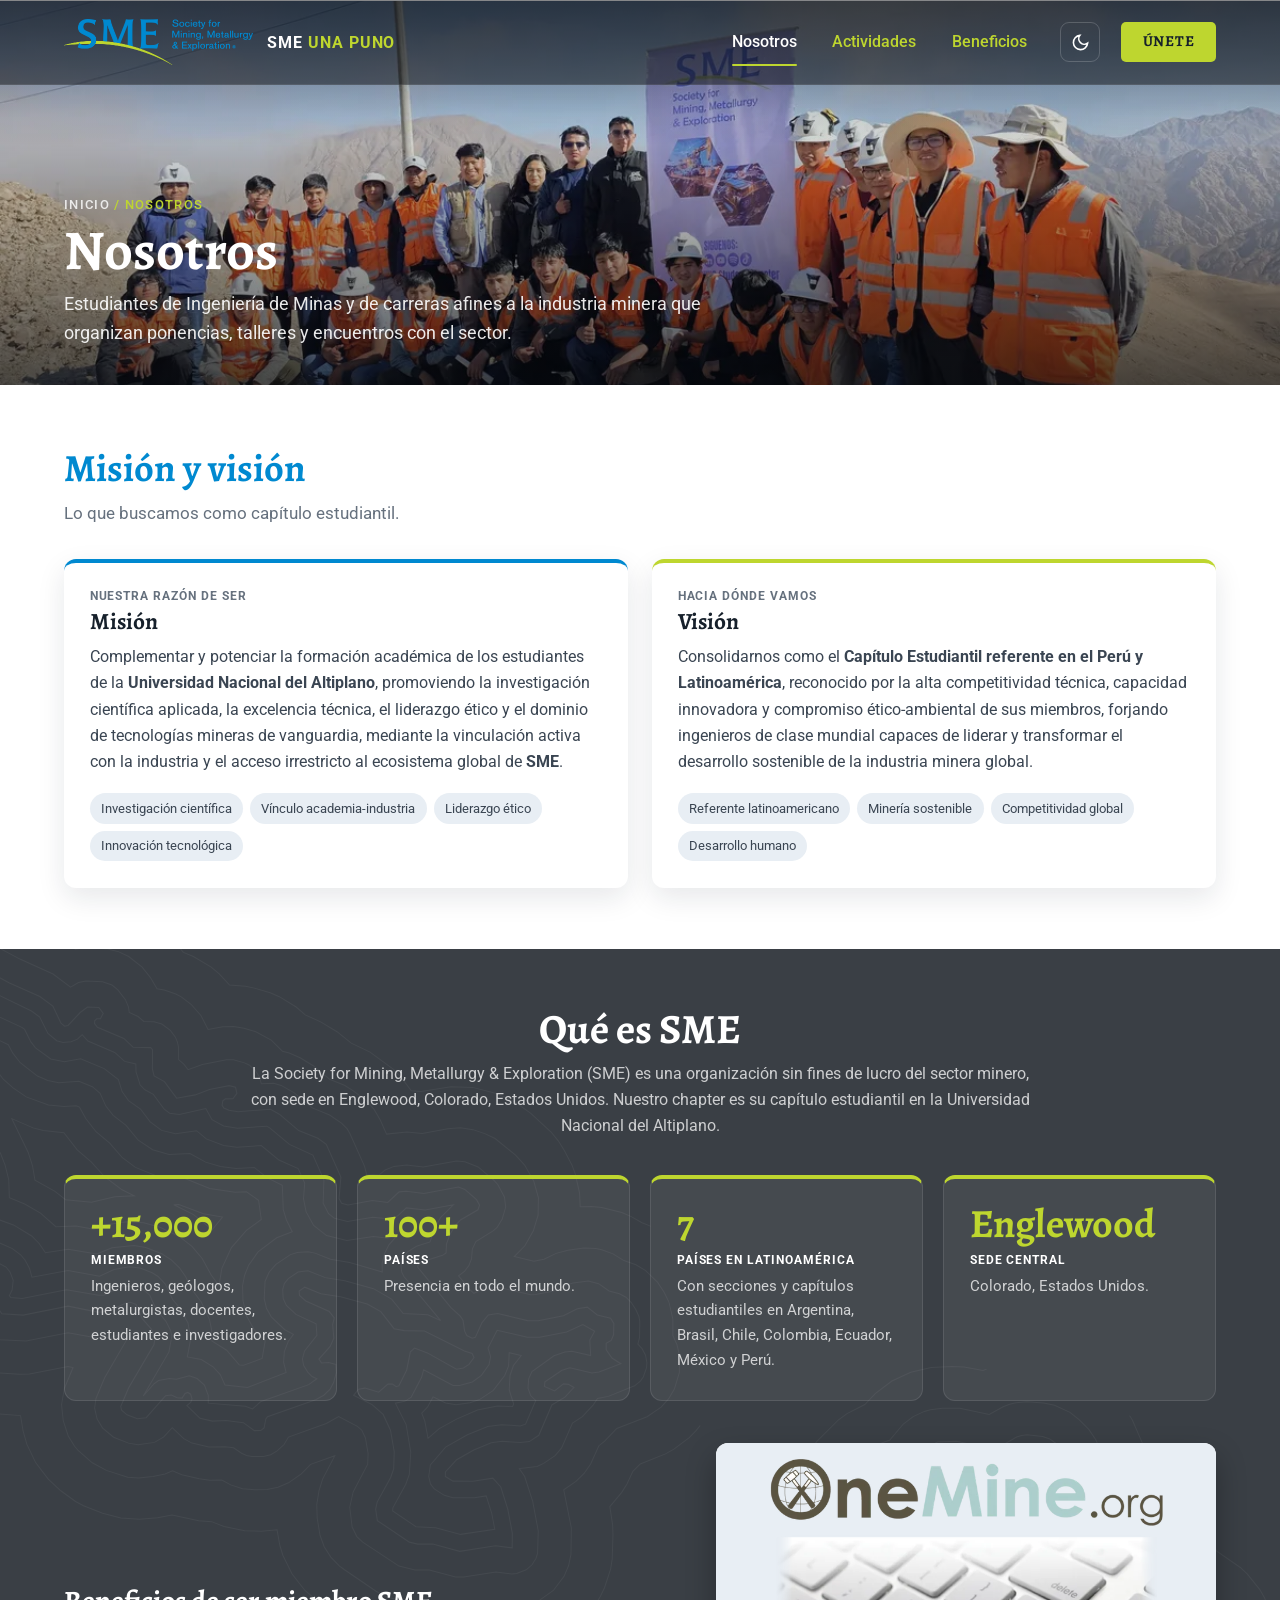
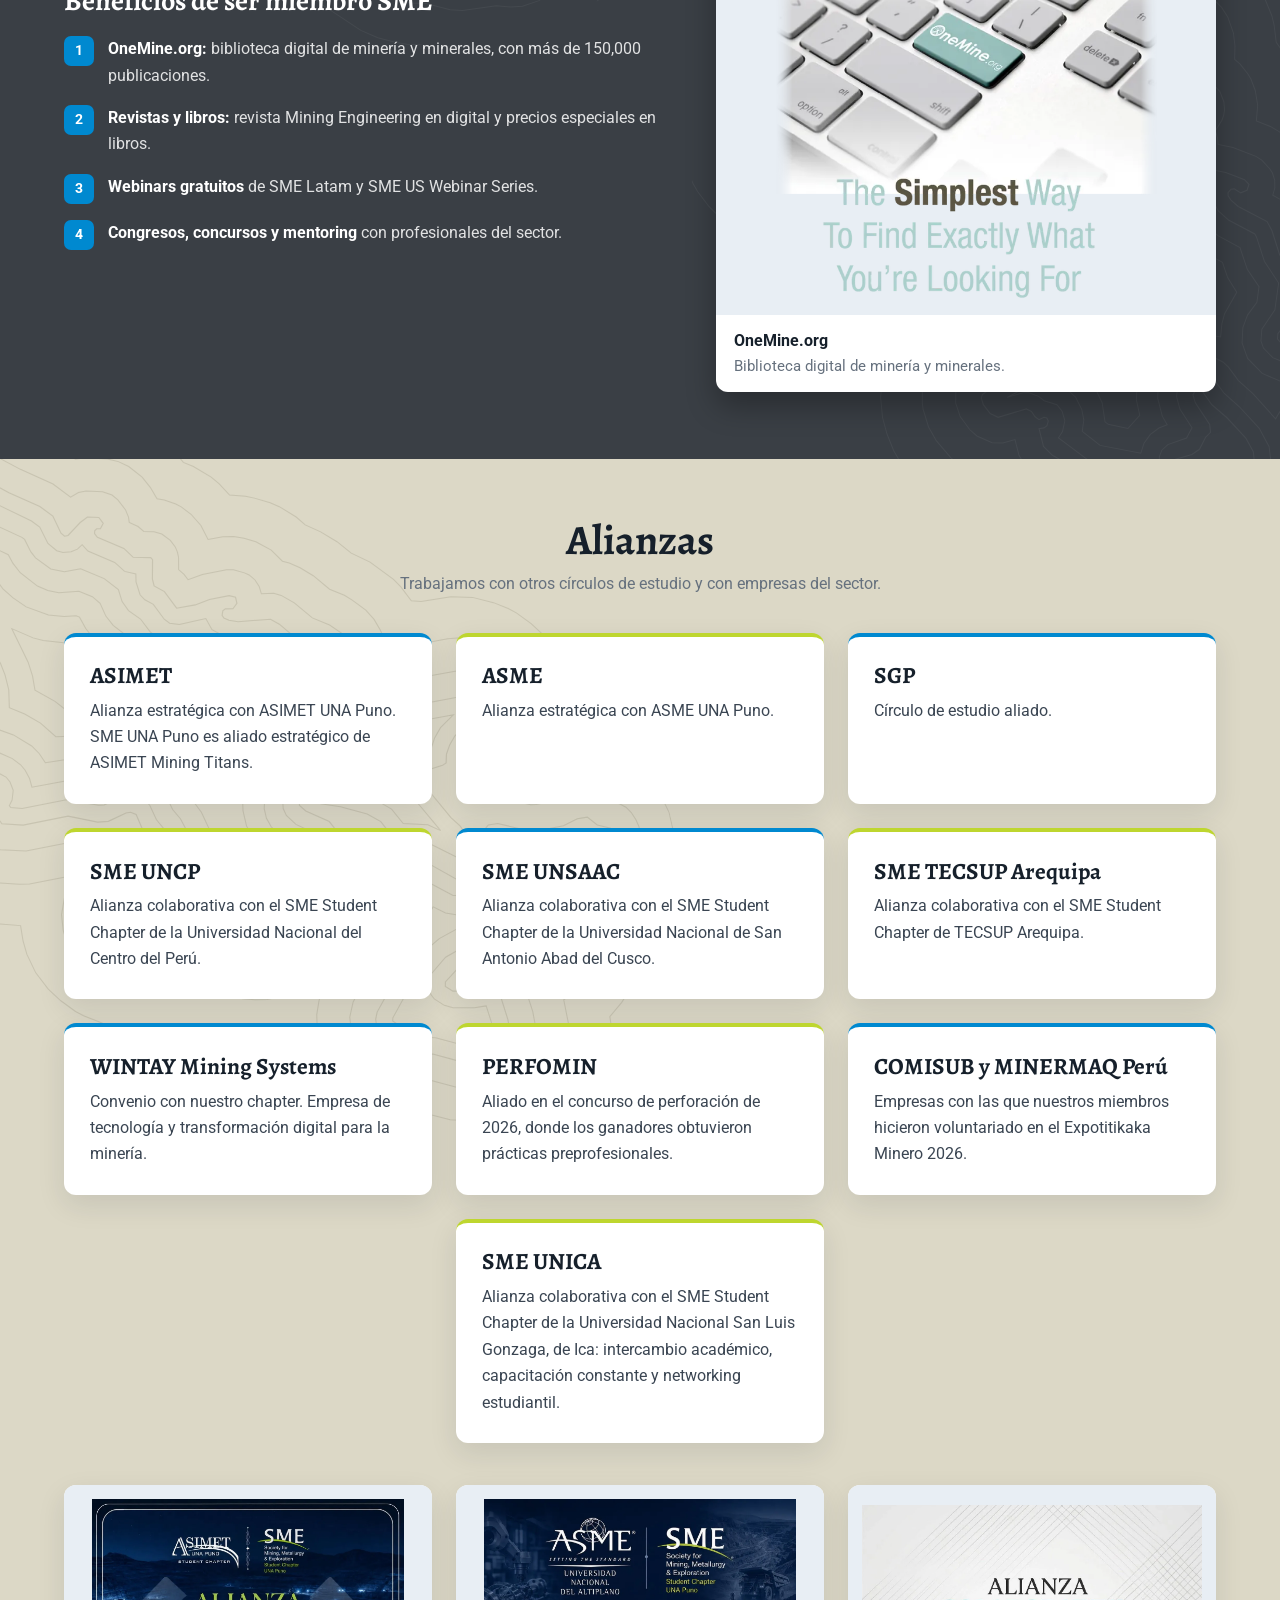
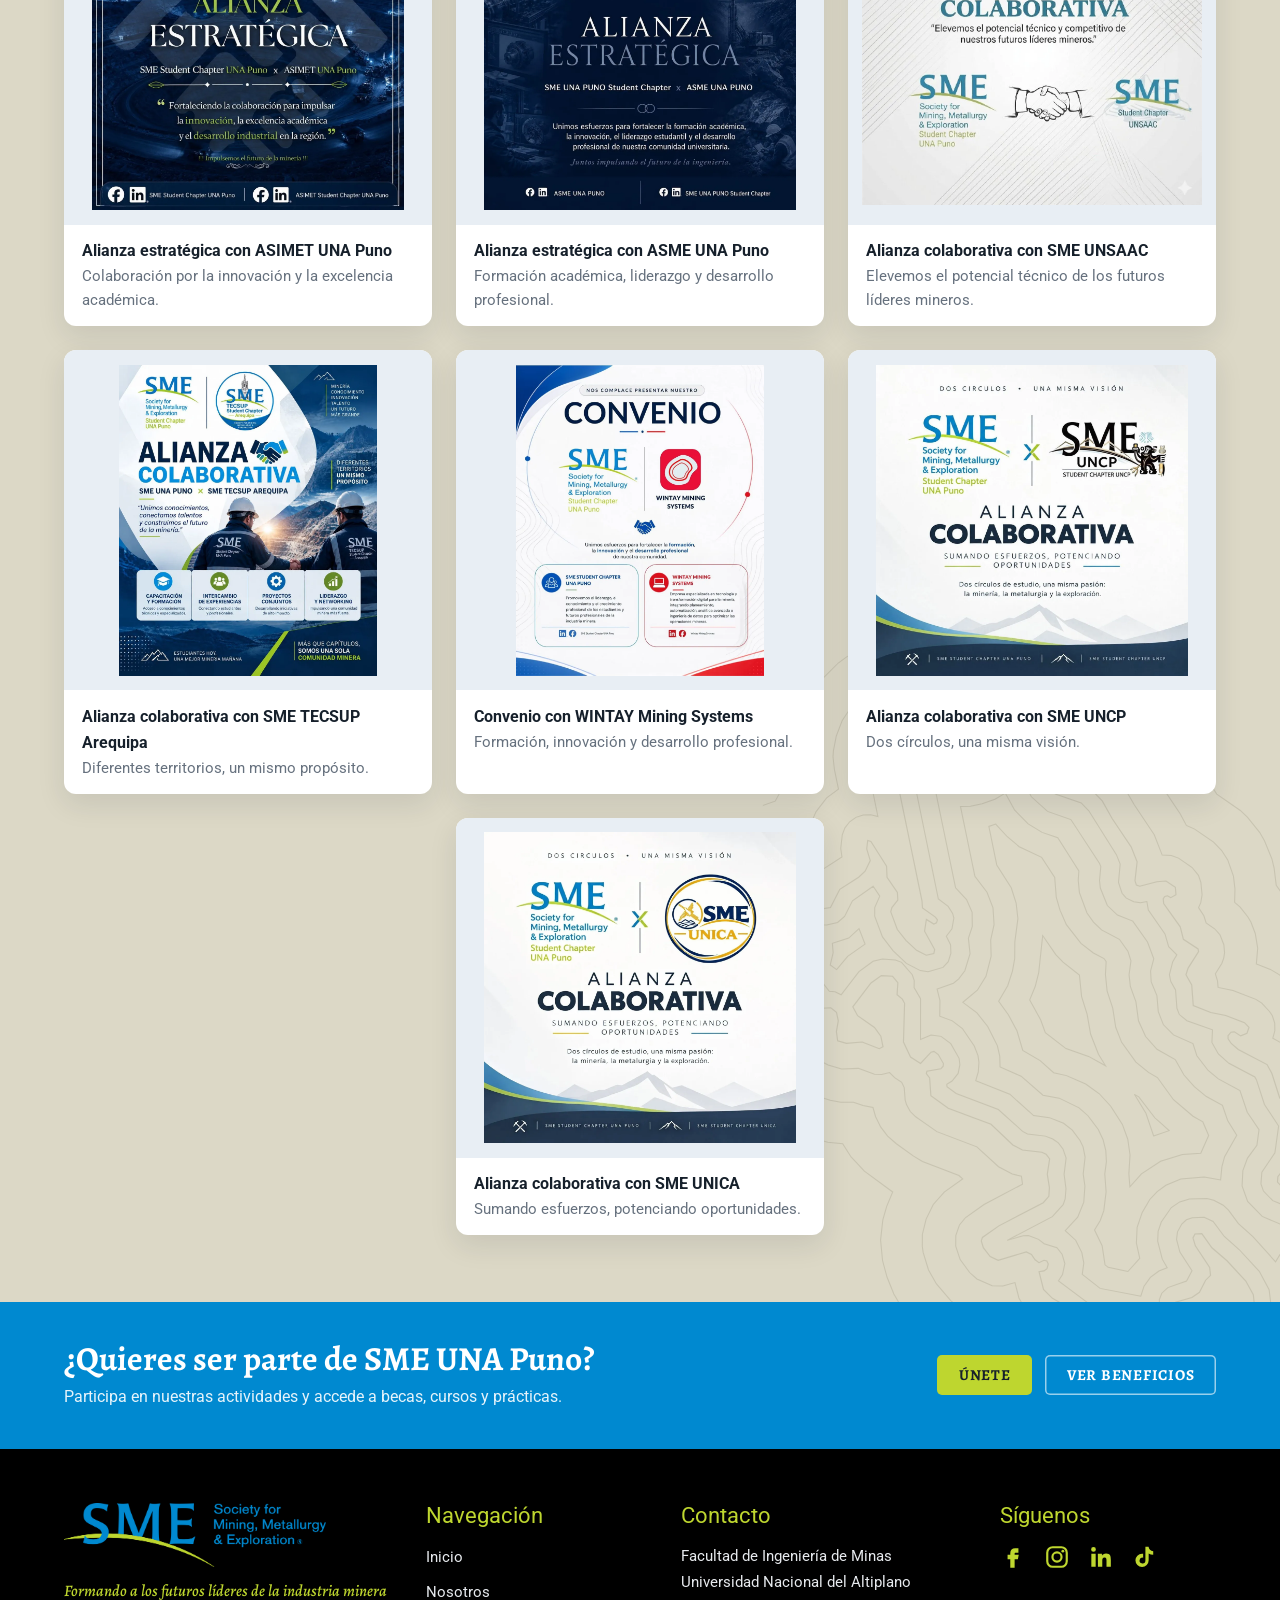
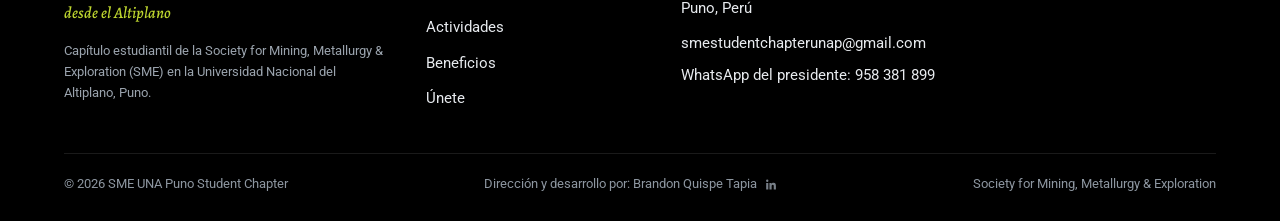
<file: nosotros.html>
<!DOCTYPE html>
<html lang="es">
<head>
<meta charset="utf-8">
<meta name="viewport" content="width=device-width,initial-scale=1">
<title>Nosotros · SME UNA Puno</title>
<meta name="description" content="Misión, visión y alianzas del SME Student Chapter UNA Puno.">
<meta property="og:title" content="Nosotros · SME UNA Puno">
<meta property="og:description" content="Misión, visión y alianzas del SME Student Chapter UNA Puno.">
<meta property="og:image" content="img/taller.webp">
<meta name="theme-color" content="#14181d">
<link rel="icon" href="favicon.ico" sizes="any">
<link rel="icon" type="image/png" sizes="32x32" href="favicon-32.png">
<link rel="apple-touch-icon" href="apple-touch-icon.png">
<link rel="preconnect" href="https://fonts.googleapis.com">
<link rel="preconnect" href="https://fonts.gstatic.com" crossorigin>
<link href="https://fonts.googleapis.com/css2?family=Alegreya:ital,wght@0,400;0,500;0,700;1,500&family=Roboto:wght@400;500;700&display=swap" rel="stylesheet">
<link rel="stylesheet" href="styles.css?v=20261124f">
<script>(function(){var t=null;try{t=localStorage.getItem('sme-theme')}catch(e){}if(t!=='light'&&t!=='dark'){t=(window.matchMedia&&window.matchMedia('(prefers-color-scheme: dark)').matches)?'dark':'light'}document.documentElement.setAttribute('data-theme',t)})();</script>
</head>
<body>
<svg width="0" height="0" style="position:absolute" aria-hidden="true"><defs><g id="lk"><path d="M150.7 395.2 L148.8 401.9 L148.5 422.5 L151.7 436.6 L158.7 448.7 L154.7 457.8 L154.6 466.6 L155.8 470.8 L159.2 476.4 L166.3 485.0 L171.2 488.7 L176.9 490.9 L200.2 494.3 L208.6 500.8 L217.3 503.4 L221.7 512.7 L225.2 517.9 L230.1 521.9 L236.0 524.3 L240.1 525.0 L251.9 524.6 L265.2 519.8 L279.7 520.3 L285.6 518.7 L291.4 515.0 L296.8 517.8 L303.7 519.7 L307.1 523.3 L311.1 533.0 L313.5 536.5 L318.2 540.9 L323.9 543.7 L344.8 550.1 L380.9 551.9 L403.5 562.2 L416.4 564.5 L424.3 563.8 L427.3 569.9 L401.7 596.3 L390.3 611.6 L387.3 619.1 L387.1 628.6 L389.8 637.1 L396.9 646.8 L407.9 654.7 L415.4 658.0 L429.4 659.4 L438.1 656.8 L446.9 650.9 L454.1 662.3 L459.9 667.6 L473.0 674.2 L486.3 677.3 L493.0 679.9 L498.5 686.1 L502.1 688.9 L506.3 690.9 L515.7 693.2 L522.1 693.2 L528.1 691.4 L535.1 687.6 L540.2 682.4 L574.0 679.0 L585.5 675.9 L598.9 687.7 L601.7 691.8 L603.1 698.9 L602.1 712.2 L599.6 720.8 L582.0 740.6 L576.1 752.4 L574.0 769.1 L575.9 777.9 L579.6 783.6 L604.4 810.7 L616.7 817.2 L628.5 820.2 L648.5 831.2 L655.2 832.9 L682.6 835.4 L695.0 840.1 L699.3 840.8 L707.9 839.7 L713.7 836.8 L718.4 832.2 L720.6 828.5 L725.7 810.4 L727.2 785.0 L725.7 763.0 L722.9 755.4 L737.9 757.3 L743.9 756.1 L754.9 752.1 L761.8 747.1 L775.8 728.9 L785.2 725.7 L796.3 718.5 L801.3 713.9 L810.6 714.4 L834.3 711.1 L840.0 708.4 L843.2 705.7 L847.8 698.7 L849.1 694.6 L849.5 688.3 L848.0 682.2 L845.5 677.6 L848.2 672.6 L851.7 659.4 L852.0 655.2 L850.9 649.1 L848.6 642.2 L845.3 636.8 L840.7 632.6 L832.7 628.2 L825.7 620.1 L817.8 615.9 L804.9 614.3 L800.5 614.4 L788.3 617.0 L772.0 616.2 L767.8 615.2 L743.1 602.7 L728.5 601.2 L721.5 602.5 L719.0 598.6 L712.5 585.1 L718.2 582.7 L723.0 578.8 L726.6 573.8 L729.3 565.9 L733.7 560.5 L750.0 555.3 L753.8 553.4 L759.9 547.4 L765.2 538.3 L766.2 529.8 L763.3 518.2 L760.9 513.8 L750.8 499.8 L741.0 492.9 L734.3 490.6 L705.8 488.7 L692.5 483.7 L682.0 482.2 L674.0 483.3 L667.9 486.2 L663.2 484.5 L657.9 483.7 L657.9 476.1 L652.6 446.4 L651.3 441.9 L647.8 436.0 L639.7 426.9 L627.0 417.6 L615.3 401.6 L606.1 392.8 L600.4 389.5 L590.2 387.4 L589.9 380.9 L587.8 374.8 L584.0 369.5 L580.6 366.8 L572.2 362.1 L566.5 360.6 L545.8 359.5 L533.0 360.9 L530.8 355.7 L527.3 350.7 L529.8 340.5 L529.9 335.9 L529.2 331.4 L526.5 325.1 L520.8 318.1 L514.9 314.7 L506.6 312.3 L502.9 307.1 L496.5 301.9 L497.0 297.4 L496.0 290.7 L491.8 281.1 L488.0 276.0 L480.9 271.4 L467.5 267.4 L461.0 267.1 L453.6 269.2 L441.9 254.9 L418.2 236.2 L403.2 222.8 L384.9 213.4 L380.6 212.6 L368.4 212.5 L365.6 202.4 L359.2 192.6 L347.6 181.8 L336.0 168.4 L332.4 165.6 L324.0 161.4 L318.1 159.5 L311.8 159.3 L298.8 162.1 L294.6 164.0 L291.0 166.6 L283.4 175.0 L280.4 180.5 L279.2 185.7 L267.3 183.4 L243.9 185.7 L228.9 191.2 L222.3 197.4 L216.4 210.8 L216.0 215.3 L217.0 221.8 L208.1 224.2 L199.2 230.0 L196.4 233.5 L191.0 243.8 L188.7 251.8 L189.4 263.2 L191.1 269.9 L215.2 312.4 L209.0 312.8 L202.9 315.0 L197.8 318.8 L193.9 324.0 L191.7 330.1 L191.4 336.5 L193.7 347.8 L196.9 354.3 L185.2 368.7 L182.9 373.5 L169.7 376.0 L161.2 380.9 L155.2 386.5 L150.7 395.2Z" style="fill:none;vector-effect:non-scaling-stroke;stroke:var(--to);stroke-width:1;opacity:var(--oo,.6)"/><path d="M132.5 370.1 L123.3 388.3 L121.0 398.6 L120.4 419.7 L120.6 425.3 L123.2 438.6 L127.6 450.9 L126.2 461.8 L127.0 471.8 L132.0 485.9 L137.5 494.2 L146.4 504.7 L157.5 513.1 L165.9 516.9 L175.0 519.0 L188.5 520.9 L197.3 526.4 L204.6 536.9 L211.8 543.3 L224.4 550.0 L238.4 552.9 L250.9 552.7 L259.9 551.6 L270.1 548.2 L278.7 548.4 L287.2 547.4 L291.7 554.1 L298.4 561.0 L306.4 566.5 L315.4 570.4 L332.5 575.9 L341.0 577.8 L374.0 579.6 L377.9 581.4 L366.5 596.8 L360.9 609.5 L359.0 623.2 L360.0 636.5 L363.1 646.2 L365.3 650.7 L374.2 663.4 L384.2 672.5 L400.3 682.4 L409.1 685.3 L421.1 687.1 L431.6 687.4 L438.3 686.3 L445.1 691.4 L458.6 698.4 L466.7 701.7 L476.8 704.0 L483.1 709.8 L492.1 715.3 L502.0 718.8 L511.9 721.0 L521.4 721.4 L530.9 719.9 L543.2 715.2 L552.8 709.3 L574.4 707.2 L559.6 723.8 L554.3 732.6 L549.6 743.5 L547.2 754.6 L546.0 769.3 L547.1 779.5 L550.4 789.4 L555.5 798.3 L558.8 802.3 L580.5 826.6 L587.3 832.9 L601.6 841.1 L607.0 843.5 L618.2 846.5 L637.4 856.9 L647.4 860.1 L676.1 863.0 L687.6 867.1 L697.4 868.8 L712.1 867.6 L725.9 862.2 L737.4 853.0 L743.4 845.1 L747.7 836.3 L753.4 814.8 L755.0 781.8 L766.7 777.5 L775.0 772.6 L782.3 766.2 L792.8 752.9 L798.2 750.5 L811.0 742.4 L838.2 739.0 L851.7 734.0 L859.6 728.6 L866.3 721.8 L873.7 709.4 L877.3 695.5 L877.4 685.9 L875.9 677.7 L879.3 664.0 L879.6 649.8 L877.6 640.5 L874.3 631.1 L866.9 619.0 L860.1 612.2 L851.1 606.3 L843.6 598.6 L835.2 592.9 L830.6 590.7 L820.8 587.8 L807.3 586.4 L797.1 586.6 L785.9 588.9 L777.2 588.5 L762.1 580.6 L773.0 574.0 L783.0 563.4 L790.1 551.5 L793.9 537.5 L793.5 523.0 L789.3 507.8 L783.9 497.8 L770.5 480.0 L763.5 474.2 L754.2 468.2 L744.3 464.2 L733.7 462.4 L711.9 461.0 L699.5 456.6 L682.5 454.2 L680.2 441.4 L677.3 431.4 L672.4 422.2 L663.6 411.4 L657.9 405.6 L647.0 397.6 L636.4 383.2 L627.2 374.0 L619.3 367.9 L614.1 365.0 L607.2 353.6 L596.3 343.6 L587.3 338.4 L579.1 334.8 L570.3 332.8 L557.6 332.0 L554.6 319.1 L548.8 307.9 L542.3 299.8 L538.4 296.4 L529.8 290.7 L524.1 288.3 L520.9 277.5 L516.3 267.5 L507.5 256.0 L500.0 249.9 L491.5 245.4 L472.9 239.9 L465.3 239.1 L457.4 231.4 L436.4 214.9 L418.4 199.3 L397.6 188.3 L388.1 185.4 L380.0 173.8 L367.8 162.3 L355.3 148.1 L347.2 141.8 L336.3 136.2 L327.4 132.9 L313.2 131.2 L303.8 132.3 L290.0 135.5 L280.6 139.7 L276.3 142.5 L272.3 145.8 L263.1 155.6 L237.9 158.3 L223.9 162.8 L214.5 167.2 L210.2 170.1 L202.6 177.2 L196.6 185.7 L189.8 202.3 L179.4 210.2 L172.9 218.3 L164.1 235.4 L161.5 244.5 L160.8 258.6 L162.3 271.1 L163.6 276.2 L167.9 285.8 L176.4 300.7 L169.2 310.8 L164.3 324.6 L163.3 334.3 L165.1 348.2 L155.2 351.8 L146.3 357.2 L138.8 363.0 L132.5 370.1Z" style="fill:none;vector-effect:non-scaling-stroke;stroke:var(--to);stroke-width:1;opacity:var(--oo,.6)"/><path d="M91.6 455.2 L91.5 469.9 L92.7 478.3 L97.5 494.6 L101.1 502.3 L110.5 516.4 L121.5 529.3 L127.3 534.6 L140.3 543.6 L147.4 547.2 L162.3 552.2 L173.5 554.2 L178.9 560.6 L191.0 571.4 L197.8 576.0 L212.5 582.9 L220.2 585.3 L236.3 587.9 L259.9 587.1 L272.3 584.4 L282.5 592.8 L296.9 600.8 L325.1 610.1 L324.0 623.2 L324.4 635.0 L327.9 651.9 L334.8 667.8 L342.7 679.9 L352.6 691.7 L358.3 696.8 L372.4 706.8 L386.3 714.5 L401.4 719.4 L416.5 721.8 L428.9 722.4 L449.6 732.7 L460.0 736.0 L469.2 742.6 L485.2 750.3 L499.0 754.1 L511.9 756.1 L511.0 769.5 L511.5 778.3 L515.2 795.4 L522.4 811.5 L532.7 825.7 L560.0 855.6 L572.4 865.1 L585.7 872.3 L594.9 876.3 L605.4 879.4 L623.5 889.1 L631.9 892.2 L649.5 895.7 L668.1 897.4 L678.4 900.9 L686.6 902.7 L703.3 903.8 L720.0 901.7 L728.1 899.4 L743.3 892.5 L757.0 882.7 L763.0 876.9 L768.4 870.4 L777.3 856.2 L780.6 848.4 L786.2 828.5 L787.9 820.4 L789.3 805.1 L802.0 795.8 L808.0 790.0 L815.4 780.9 L823.0 776.3 L845.7 773.2 L853.6 771.1 L868.5 764.7 L875.5 760.4 L882.0 755.5 L893.5 743.8 L902.5 730.3 L908.8 715.2 L912.1 699.2 L912.5 691.1 L911.7 679.2 L913.8 669.7 L915.0 653.6 L913.0 637.6 L906.5 617.3 L898.7 603.1 L893.8 596.6 L882.3 585.2 L873.7 579.0 L866.1 571.8 L859.2 566.5 L843.9 558.3 L835.7 555.5 L826.3 553.3 L828.6 541.7 L829.0 525.3 L828.0 517.1 L824.8 503.9 L821.8 494.8 L817.7 486.1 L805.1 467.0 L795.2 455.1 L789.4 449.9 L778.6 442.1 L762.5 433.5 L744.9 428.5 L719.5 426.4 L711.6 423.8 L705.9 410.2 L701.4 402.6 L685.7 383.7 L672.1 372.5 L662.8 360.2 L651.4 348.8 L640.2 339.9 L634.4 331.6 L622.7 319.7 L616.0 314.6 L604.0 307.6 L597.1 304.3 L584.3 300.0 L578.1 288.8 L572.9 281.6 L560.5 269.2 L553.1 263.8 L546.9 250.5 L542.6 243.5 L532.0 231.0 L525.9 225.5 L512.1 216.5 L504.7 213.0 L481.5 206.0 L437.5 170.0 L410.4 155.7 L405.9 150.3 L393.0 138.0 L379.5 122.8 L372.9 117.1 L358.1 107.9 L344.3 101.6 L336.5 99.1 L320.5 96.4 L312.4 96.2 L304.3 96.7 L287.6 100.0 L271.0 105.4 L263.2 109.4 L255.8 114.2 L246.7 122.0 L230.5 124.1 L220.8 126.9 L204.2 133.1 L189.1 142.2 L176.2 154.2 L166.1 168.6 L160.6 180.1 L148.7 192.1 L143.5 199.2 L131.6 222.5 L127.1 237.9 L126.0 245.9 L126.0 262.0 L128.0 278.1 L130.3 286.7 L135.8 299.8 L132.0 309.7 L128.7 326.9 L114.8 337.5 L104.2 349.6 L99.8 356.3 L93.6 368.5 L87.7 385.6 L85.6 403.5 L85.8 428.7 L88.9 445.9 L91.6 455.2Z" style="fill:none;vector-effect:non-scaling-stroke;stroke:var(--to);stroke-width:1;opacity:var(--oo,.6)"/><path d="M170.6 404.6 L170.4 420.4 L172.1 428.1 L175.2 434.2 L184.5 439.1 L185.9 441.3 L184.1 448.4 L176.2 462.5 L181.9 469.5 L209.5 473.4 L219.2 481.5 L227.3 478.3 L233.0 480.4 L236.7 486.8 L238.0 496.0 L241.4 503.0 L249.1 502.8 L261.4 497.6 L276.9 498.5 L279.4 496.0 L274.9 488.1 L267.5 482.7 L250.9 477.7 L244.7 471.8 L253.1 447.9 L259.5 439.3 L268.7 436.9 L274.6 440.7 L277.1 450.5 L282.5 452.7 L285.4 455.5 L294.6 486.9 L304.2 497.1 L313.9 499.6 L319.4 487.8 L321.5 486.4 L325.8 487.8 L332.3 493.7 L332.8 495.9 L331.6 498.6 L321.0 504.1 L321.2 506.3 L325.0 508.9 L330.6 522.8 L347.8 528.3 L386.4 530.1 L409.3 541.0 L418.3 542.6 L434.5 539.3 L438.4 539.7 L442.5 542.6 L444.6 555.5 L449.8 565.7 L451.6 572.8 L448.8 579.4 L419.2 609.6 L409.0 623.2 L409.0 626.3 L412.4 631.2 L420.2 636.5 L427.6 637.5 L448.0 623.4 L452.8 624.0 L457.1 627.4 L461.0 628.7 L464.4 625.5 L466.9 625.3 L468.8 627.3 L469.0 631.4 L467.2 634.0 L463.4 635.9 L471.6 649.0 L481.1 653.8 L492.5 656.1 L506.2 661.4 L513.6 670.2 L518.8 671.4 L522.1 669.9 L525.4 662.9 L527.2 661.5 L570.1 657.4 L577.7 655.3 L583.9 651.9 L588.2 647.2 L592.6 639.4 L593.9 632.5 L588.4 629.5 L582.4 628.4 L581.1 624.8 L592.9 616.7 L597.6 610.6 L599.4 599.3 L602.1 594.1 L599.3 587.9 L582.2 574.4 L578.2 568.6 L578.8 565.0 L584.2 562.9 L596.0 571.6 L611.5 578.1 L631.9 589.5 L641.5 598.5 L648.9 615.2 L656.8 618.8 L673.3 623.3 L701.9 647.9 L707.8 651.4 L708.5 655.1 L703.0 659.7 L697.7 661.5 L691.7 661.1 L671.2 641.8 L661.7 635.2 L657.5 637.5 L650.8 651.6 L641.2 663.0 L638.7 663.1 L636.3 660.3 L632.5 659.3 L623.3 664.1 L612.9 657.9 L607.4 657.5 L602.1 661.5 L615.4 672.9 L622.4 683.2 L625.2 697.6 L623.9 716.0 L619.9 730.0 L615.7 736.4 L599.6 753.8 L596.9 759.4 L596.0 769.0 L617.8 793.2 L624.3 796.5 L636.6 799.5 L657.2 811.0 L687.6 813.8 L700.9 818.9 L704.0 807.0 L705.2 786.4 L704.0 766.7 L699.3 757.8 L682.4 756.3 L666.0 752.1 L660.7 746.8 L661.7 743.0 L673.4 735.3 L689.4 730.9 L705.2 728.5 L714.4 729.5 L729.2 734.3 L736.6 735.3 L745.7 732.1 L762.6 709.9 L774.9 706.2 L784.2 700.1 L780.4 696.4 L776.4 695.0 L767.7 699.0 L760.3 693.2 L761.6 689.6 L778.0 683.5 L784.9 683.1 L802.0 691.9 L808.0 692.5 L827.5 690.2 L821.4 683.7 L818.4 675.9 L819.7 670.4 L824.4 669.1 L827.5 665.0 L830.0 655.8 L828.4 650.9 L818.2 645.4 L811.6 637.0 L803.1 636.3 L790.3 639.2 L768.6 638.1 L759.9 635.8 L736.9 623.9 L728.9 623.2 L722.2 628.1 L713.7 638.9 L710.9 638.9 L707.1 635.6 L706.2 631.6 L707.1 622.3 L705.7 618.4 L699.8 609.5 L680.7 569.4 L682.0 567.5 L686.3 566.0 L703.6 565.0 L707.0 563.7 L709.1 556.6 L713.6 549.7 L719.6 543.5 L725.5 539.6 L741.9 534.9 L744.2 531.4 L742.8 526.3 L735.3 515.5 L730.6 512.3 L701.0 510.5 L686.9 505.0 L681.0 504.1 L669.5 510.5 L657.3 505.7 L636.4 504.4 L631.5 501.7 L630.4 497.3 L636.3 480.0 L631.0 450.2 L625.4 443.6 L611.2 433.4 L598.7 416.0 L592.5 410.1 L565.4 405.5 L558.2 402.5 L554.5 399.6 L553.6 397.1 L555.1 393.5 L557.6 392.4 L563.8 393.9 L568.2 390.2 L568.3 385.0 L563.4 382.3 L546.5 381.5 L533.7 383.0 L517.8 381.9 L511.2 365.8 L503.9 359.1 L503.9 353.2 L508.0 337.2 L506.9 335.2 L492.6 331.3 L486.8 322.1 L467.4 307.7 L465.8 303.9 L466.5 301.7 L468.5 300.5 L471.6 301.2 L475.0 297.4 L472.6 291.7 L463.4 289.0 L456.3 292.0 L443.7 300.1 L440.7 300.0 L438.4 296.8 L435.2 281.1 L426.5 270.7 L404.0 253.0 L391.3 241.3 L378.5 234.5 L355.7 234.5 L349.7 231.4 L345.9 212.2 L342.9 207.3 L331.8 197.1 L320.8 184.3 L314.4 181.1 L305.6 183.0 L301.0 188.1 L302.6 193.1 L308.4 197.2 L317.7 199.8 L318.2 203.6 L315.3 207.3 L310.1 208.9 L300.2 208.3 L284.8 212.5 L280.6 212.0 L271.7 206.4 L267.2 205.4 L248.6 207.2 L240.2 210.1 L238.0 215.3 L243.4 219.6 L271.6 227.8 L273.2 229.8 L272.8 232.1 L267.3 236.1 L263.0 237.5 L254.4 231.9 L250.3 231.3 L245.7 233.7 L237.4 242.3 L232.9 243.8 L218.2 243.7 L214.8 245.5 L210.6 253.8 L211.3 261.0 L272.7 368.8 L274.9 374.3 L287.6 378.2 L290.0 379.9 L290.0 382.5 L288.2 384.2 L281.0 382.4 L282.6 392.3 L295.5 404.4 L295.9 407.9 L290.2 411.2 L281.2 409.8 L270.0 404.5 L260.3 398.1 L250.4 385.6 L250.2 381.9 L253.0 374.3 L250.7 368.4 L238.4 358.8 L235.1 350.0 L216.1 334.3 L213.3 334.4 L214.7 341.4 L220.6 349.8 L219.2 359.6 L215.6 366.2 L203.6 380.8 L200.9 397.9 L195.8 400.5 L190.0 396.7 L185.1 395.3 L177.6 396.6 L173.0 399.5 L170.6 404.6Z" style="fill:none;vector-effect:non-scaling-stroke;stroke:var(--tc);stroke-width:var(--wc,1.4)"/><path d="M184.5 409.8 L184.4 419.0 L185.6 423.9 L194.5 429.3 L199.4 437.6 L199.5 444.6 L195.2 457.2 L213.9 460.1 L221.8 465.5 L226.5 464.4 L232.2 465.2 L240.5 442.0 L249.1 429.9 L256.1 425.7 L266.7 423.1 L272.3 423.4 L284.1 430.5 L287.2 434.7 L288.9 440.3 L297.0 447.6 L307.6 480.3 L314.9 474.0 L323.3 472.5 L333.0 475.8 L343.5 485.4 L345.8 490.3 L346.7 497.8 L343.8 505.5 L340.4 509.5 L341.2 511.4 L350.3 514.4 L388.4 516.3 L413.6 527.5 L418.2 528.4 L433.1 525.4 L439.8 525.8 L445.3 527.5 L450.6 531.1 L455.5 537.6 L458.1 551.1 L463.4 562.3 L465.4 570.7 L465.3 575.8 L459.7 588.2 L429.6 619.1 L441.3 611.1 L445.4 609.6 L454.6 610.1 L460.2 612.1 L471.5 612.0 L477.3 615.8 L482.0 622.6 L483.0 632.1 L481.4 638.2 L511.2 648.4 L516.5 652.0 L524.5 647.8 L567.5 643.6 L575.4 640.4 L571.9 637.6 L569.3 633.1 L567.3 626.9 L567.6 621.2 L571.0 615.1 L584.3 604.9 L586.0 595.2 L571.4 583.4 L565.4 574.1 L564.2 567.8 L565.6 560.4 L568.2 555.8 L572.4 552.6 L581.8 549.1 L590.1 550.2 L603.0 559.3 L618.3 565.9 L640.2 578.2 L652.9 590.4 L659.5 604.6 L679.3 610.7 L688.7 618.1 L667.5 574.2 L666.7 570.2 L667.5 564.7 L671.6 558.2 L676.0 554.9 L684.1 552.2 L696.1 551.4 L702.7 540.9 L709.6 533.7 L722.8 525.8 L698.7 524.3 L683.6 518.7 L675.0 523.4 L668.3 524.5 L654.2 519.5 L632.6 517.9 L622.6 512.6 L618.7 507.5 L616.4 497.9 L621.8 478.9 L617.8 456.4 L600.8 442.8 L588.0 425.2 L585.9 423.2 L561.5 419.0 L550.6 414.3 L542.4 406.7 L539.6 396.4 L516.7 395.8 L509.0 392.8 L505.4 388.4 L499.5 374.0 L493.5 368.5 L490.6 363.4 L489.9 352.1 L491.4 345.5 L482.7 341.1 L476.4 331.8 L456.8 316.9 L453.4 310.5 L448.6 313.2 L442.9 314.1 L436.0 313.1 L431.3 310.3 L425.6 302.5 L422.2 287.4 L416.7 280.8 L383.1 252.8 L375.0 248.5 L351.8 248.0 L340.9 242.3 L336.2 235.4 L332.7 217.4 L328.5 213.1 L324.5 217.9 L319.5 220.7 L311.8 222.8 L301.7 222.4 L286.8 226.4 L287.0 232.2 L284.7 239.5 L273.0 248.9 L261.8 251.5 L252.2 247.1 L243.1 255.1 L234.3 257.8 L225.6 257.8 L285.3 362.9 L295.1 366.3 L300.5 370.7 L302.7 374.1 L304.0 383.3 L301.4 390.7 L307.0 396.4 L309.5 403.1 L309.6 410.6 L306.9 416.6 L296.0 423.9 L289.5 425.1 L276.4 423.0 L262.3 416.2 L250.3 407.9 L238.6 393.2 L236.4 386.3 L237.5 375.9 L229.6 369.7 L216.8 386.8 L214.5 401.3 L210.5 408.0 L202.3 412.9 L197.1 414.4 L190.6 413.5 L184.5 409.8Z M721.9 650.3 L722.3 657.8 L719.4 663.9 L710.9 671.3 L702.1 674.8 L690.9 675.1 L685.6 673.7 L664.7 654.9 L661.5 660.6 L649.0 674.7 L642.8 676.9 L634.7 676.5 L639.2 696.2 L637.3 719.9 L631.6 737.7 L626.7 745.0 L611.3 761.7 L610.5 764.2 L626.4 781.9 L642.3 786.7 L661.4 797.3 L690.4 800.1 L691.2 786.4 L690.2 771.0 L680.1 770.1 L662.6 765.7 L656.0 762.0 L649.1 754.7 L647.0 749.8 L647.1 743.3 L650.8 734.2 L666.9 722.8 L687.3 717.1 L705.6 714.5 L717.4 715.8 L732.3 720.6 L737.1 720.3 L750.3 703.0 L747.1 697.8 L746.5 691.2 L748.9 683.8 L753.1 678.5 L774.4 670.0 L784.1 669.1 L790.0 670.0 L804.5 677.4 L806.9 664.6 L812.7 658.3 L804.4 650.4 L789.6 653.2 L766.5 651.9 L756.4 649.4 L733.0 637.6 L721.9 650.3Z" style="fill:none;vector-effect:non-scaling-stroke;stroke:var(--ti);stroke-width:1;opacity:var(--oi,.7)"/><path d="M211.7 426.1 L214.8 433.4 L215.7 444.1 L222.0 446.1 L227.4 432.6 L238.2 418.3 L229.3 407.4 L223.5 417.6 L211.7 426.1Z M319.7 386.7 L325.0 398.5 L325.3 413.6 L322.5 421.7 L319.4 426.6 L307.8 435.6 L313.1 444.1 L317.0 456.7 L328.3 457.1 L338.4 460.6 L352.5 471.6 L358.0 478.3 L360.5 483.5 L362.5 491.4 L362.7 499.0 L393.6 501.0 L418.3 512.0 L431.5 509.5 L444.4 510.3 L453.2 513.6 L462.1 519.9 L466.2 524.2 L470.5 531.9 L473.4 546.0 L477.9 555.2 L481.2 568.4 L480.2 582.0 L473.7 596.1 L484.6 601.1 L492.8 609.4 L497.1 617.3 L498.8 626.8 L516.8 633.4 L551.5 629.0 L551.5 620.1 L554.3 611.5 L559.5 604.1 L565.3 599.3 L559.1 593.7 L550.7 580.4 L548.5 572.4 L548.6 564.1 L552.9 549.9 L558.2 543.2 L565.2 538.3 L579.1 533.3 L585.1 532.9 L594.0 534.5 L599.5 537.1 L611.0 545.3 L626.0 551.9 L650.8 566.3 L652.4 559.4 L656.5 551.6 L661.8 545.4 L669.0 540.5 L661.1 539.4 L650.7 535.3 L628.2 533.3 L612.6 525.1 L604.1 514.1 L600.7 501.5 L601.2 490.3 L605.4 477.6 L603.0 464.4 L589.0 453.5 L577.5 438.0 L557.1 434.3 L546.7 430.2 L533.8 421.3 L527.5 412.6 L509.6 410.7 L498.9 405.2 L491.3 395.9 L486.0 383.4 L477.9 374.0 L474.5 365.3 L473.9 354.7 L464.5 342.9 L447.2 329.9 L433.3 329.0 L422.7 324.0 L412.5 311.8 L409.9 306.0 L407.3 294.5 L405.5 292.3 L371.0 264.5 L350.1 264.0 L333.3 256.5 L324.8 248.1 L320.2 237.2 L313.7 238.7 L302.0 238.9 L299.7 245.4 L294.8 252.5 L279.5 263.5 L266.5 267.3 L255.2 266.4 L250.5 269.3 L296.2 349.4 L308.1 356.0 L315.9 364.8 L319.7 376.0 L319.7 386.7Z M667.0 679.0 L660.2 686.3 L654.3 690.0 L655.2 697.2 L654.3 711.9 L665.5 706.3 L681.6 702.0 L700.6 698.8 L717.8 699.7 L730.1 703.1 L731.5 701.3 L730.7 688.9 L734.4 677.0 L739.2 669.7 L747.6 663.1 L738.3 658.4 L735.1 669.1 L730.0 676.1 L717.6 686.0 L704.4 690.7 L696.0 691.4 L684.1 690.1 L675.9 686.6 L667.0 679.0Z" style="fill:none;vector-effect:non-scaling-stroke;stroke:var(--ti);stroke-width:1;opacity:var(--oi,.7)"/><path d="M338.0 382.1 L342.6 395.0 L343.7 412.5 L340.4 425.9 L331.9 439.5 L346.0 444.3 L358.2 452.4 L370.9 465.2 L375.6 473.1 L378.7 481.7 L398.0 483.6 L420.5 493.2 L434.3 491.3 L452.8 493.9 L462.0 497.9 L473.9 506.3 L480.4 513.2 L485.4 521.2 L488.8 530.0 L490.7 540.3 L496.4 554.2 L499.5 570.0 L499.2 578.8 L497.1 588.0 L507.3 598.6 L514.6 613.2 L517.8 614.4 L534.7 612.6 L540.8 598.9 L534.1 587.5 L530.6 574.7 L530.8 561.4 L533.5 549.0 L537.4 540.8 L542.7 533.4 L553.1 524.5 L571.3 516.7 L585.3 514.9 L582.9 504.1 L582.4 495.1 L586.6 474.8 L575.6 465.5 L567.3 454.5 L552.1 451.6 L539.8 446.8 L528.5 440.2 L517.4 430.0 L500.1 426.5 L487.6 419.2 L477.8 408.5 L470.8 393.9 L462.3 383.0 L458.2 373.9 L456.1 362.3 L451.1 355.3 L441.2 348.0 L424.4 345.1 L415.9 341.0 L408.3 335.3 L396.9 320.9 L392.8 311.5 L390.8 303.7 L365.2 282.5 L351.2 282.3 L337.8 279.1 L323.4 271.6 L311.5 260.4 L304.7 268.0 L295.6 274.9 L286.9 280.0 L278.9 282.8 L308.7 335.1 L322.6 344.8 L331.5 355.8 L336.7 368.9 L338.0 382.1Z" style="fill:none;vector-effect:non-scaling-stroke;stroke:var(--ti);stroke-width:1;opacity:var(--oi,.7)"/><path d="M306.9 291.4 L323.3 320.3 L340.9 334.9 L348.8 345.8 L354.3 357.9 L357.9 377.4 L362.2 391.0 L363.6 401.4 L363.6 414.4 L360.4 429.3 L371.7 437.6 L382.8 448.2 L392.6 462.5 L409.2 466.1 L423.2 472.3 L434.3 471.3 L451.9 473.0 L465.4 477.3 L477.8 484.3 L491.9 495.9 L500.1 506.4 L506.0 518.4 L510.0 533.9 L514.2 544.0 L520.1 530.6 L532.2 515.5 L548.0 504.4 L562.4 498.6 L564.1 482.3 L555.9 472.9 L546.5 470.9 L526.5 462.7 L507.8 449.1 L499.3 447.3 L486.5 442.3 L469.9 430.2 L461.2 419.6 L453.8 405.0 L444.9 392.9 L439.2 380.0 L436.4 369.4 L433.9 367.5 L423.9 365.8 L411.4 361.3 L394.8 350.1 L385.9 340.1 L379.6 330.9 L373.1 315.2 L357.4 302.5 L336.6 299.8 L324.4 294.9 L311.8 287.8 L306.9 291.4Z" style="fill:none;vector-effect:non-scaling-stroke;stroke:var(--ti);stroke-width:1;opacity:var(--oi,.7)"/><path d="M378.6 365.0 L385.1 395.8 L385.9 407.9 L385.0 420.1 L399.1 433.4 L406.1 442.4 L426.8 449.7 L447.0 450.1 L463.1 453.2 L454.4 445.8 L442.9 431.8 L434.8 416.6 L425.8 403.9 L418.4 387.1 L401.9 381.1 L394.1 376.9 L378.6 365.0Z M520.0 497.0 L531.1 488.7 L516.2 482.1 L497.9 469.5 L493.7 468.6 L507.9 480.8 L520.0 497.0Z" style="fill:none;vector-effect:non-scaling-stroke;stroke:var(--ti);stroke-width:1;opacity:var(--oi,.7)"/></g></defs></svg>
<header class="nav">
  <div class="wrap">
    <a class="brand" href="index.html" aria-label="SME UNA Puno, inicio"><img src="img/img01.png" alt="SME"><span>SME <em>UNA PUNO</em></span></a>
    <nav class="menu" id="menu" aria-label="Principal"><a href="nosotros.html" class="active" aria-current="page">Nosotros</a><a href="actividades.html">Actividades</a><a href="beneficios.html">Beneficios</a><a href="unete.html" class="only-m">Únete</a></nav>
    <button class="icon-btn theme-btn" id="themeBtn" type="button" aria-label="Cambiar entre modo claro y oscuro" title="Modo claro u oscuro">
      <svg class="moon" viewBox="0 0 24 24" fill="none" stroke="currentColor" stroke-width="2"><path d="M21 12.8A9 9 0 1 1 11.2 3a7 7 0 0 0 9.8 9.8z"/></svg>
      <svg class="sun" viewBox="0 0 24 24" fill="none" stroke="currentColor" stroke-width="2"><circle cx="12" cy="12" r="4"/><path d="M12 2v2M12 20v2M4.9 4.9l1.4 1.4M17.7 17.7l1.4 1.4M2 12h2M20 12h2M4.9 19.1l1.4-1.4M17.7 6.3l1.4-1.4"/></svg>
    </button>
    <a class="btn btn-lime nav-cta" href="unete.html">Únete</a>
    <button class="icon-btn burger" id="burger" type="button" aria-label="Abrir menú" aria-controls="menu" aria-expanded="false">
      <svg class="bars" viewBox="0 0 24 24" fill="none" stroke="currentColor" stroke-width="2" stroke-linecap="round"><path d="M4 7h16M4 12h16M4 17h16"/></svg>
      <svg class="x" viewBox="0 0 24 24" fill="none" stroke="currentColor" stroke-width="2" stroke-linecap="round"><path d="M6 6l12 12M18 6L6 18"/></svg>
    </button>
  </div>
</header>
<main>
<section class="banner">
  <img src="img/salida-campo.webp" alt="Miembros del chapter en una salida de campo geológica" style="object-position:50% 57%">
  <div class="shade"></div>
  <div class="wrap">
    <div class="crumb"><a href="index.html">Inicio</a> / Nosotros</div>
    <h1>Nosotros</h1>
    <p>Estudiantes de Ingeniería de Minas y de carreras afines a la industria minera que organizan ponencias, talleres y encuentros con el sector.</p>
  </div>
</section>
<section class="section" id="mision"><div class="wrap">
  <h2 class="blue">Misión y visión</h2><p class="lead">Lo que buscamos como capítulo estudiantil.</p>
  <div class="grid2">
    <div class="card"><div class="kicker">Nuestra razón de ser</div><h3>Misión</h3><p>Complementar y potenciar la formación académica de los estudiantes de la <strong>Universidad Nacional del Altiplano</strong>, promoviendo la investigación científica aplicada, la excelencia técnica, el liderazgo ético y el dominio de tecnologías mineras de vanguardia, mediante la vinculación activa con la industria y el acceso irrestricto al ecosistema global de <strong>SME</strong>.</p><div class="pills"><span class="pill">Investigación científica</span><span class="pill">Vínculo academia-industria</span><span class="pill">Liderazgo ético</span><span class="pill">Innovación tecnológica</span></div></div>
    <div class="card lime"><div class="kicker">Hacia dónde vamos</div><h3>Visión</h3><p>Consolidarnos como el <strong>Capítulo Estudiantil referente en el Perú y Latinoamérica</strong>, reconocido por la alta competitividad técnica, capacidad innovadora y compromiso ético-ambiental de sus miembros, forjando ingenieros de clase mundial capaces de liderar y transformar el desarrollo sostenible de la industria minera global.</p><div class="pills"><span class="pill">Referente latinoamericano</span><span class="pill">Minería sostenible</span><span class="pill">Competitividad global</span><span class="pill">Desarrollo humano</span></div></div>
  </div>
</div></section>
<section class="band band-dark band-sme" id="sme">
  <svg class="topo-bg a" viewBox="120 120 760 760" aria-hidden="true"><use href="#lk"/></svg><svg class="topo-bg b" viewBox="120 120 760 760" aria-hidden="true"><use href="#lk"/></svg>
  <div class="wrap">
  <h2 class="band-title">Qué es SME</h2>
  <p class="band-sub band-lead">La Society for Mining, Metallurgy &amp; Exploration (SME) es una organización sin fines de lucro del sector minero, con sede en Englewood, Colorado, Estados Unidos. Nuestro chapter es su capítulo estudiantil en la Universidad Nacional del Altiplano.</p>
  <div class="grid4">
    <div class="card stat"><div class="num">+15,000</div><span class="lbl">Miembros</span><p>Ingenieros, geólogos, metalurgistas, docentes, estudiantes e investigadores.</p></div>
    <div class="card stat"><div class="num">100+</div><span class="lbl">Países</span><p>Presencia en todo el mundo.</p></div>
    <div class="card stat"><div class="num">7</div><span class="lbl">Países en Latinoamérica</span><p>Con secciones y capítulos estudiantiles en Argentina, Brasil, Chile, Colombia, Ecuador, México y Perú.</p></div>
    <div class="card stat"><div class="num">Englewood</div><span class="lbl">Sede central</span><p>Colorado, Estados Unidos.</p></div>
  </div>
  <div class="spacer"></div>
  <div class="split">
    <div><h3>Beneficios de ser miembro SME</h3>
      <ol class="steps">
        <li><span class="n">1</span><div><strong>OneMine.org:</strong> biblioteca digital de minería y minerales, con más de 150,000 publicaciones.</div></li>
        <li><span class="n">2</span><div><strong>Revistas y libros:</strong> revista Mining Engineering en digital y precios especiales en libros.</div></li>
        <li><span class="n">3</span><div><strong>Webinars gratuitos</strong> de SME Latam y SME US Webinar Series.</div></li>
        <li><span class="n">4</span><div><strong>Congresos, concursos y mentoring</strong> con profesionales del sector.</div></li>
      </ol>
    </div>
    <figure class="figure contain " data-full="img/img09.webp"><div class="im"><img src="img/img09.webp" alt="OneMine.org" loading="lazy"></div><figcaption><b>OneMine.org</b>Biblioteca digital de minería y minerales.</figcaption></figure>
  </div>
</div>
</section>
<section class="band band-sand flyers" id="alianzas">
  <svg class="topo-bg a" viewBox="120 120 760 760" aria-hidden="true"><use href="#lk"/></svg><svg class="topo-bg b" viewBox="120 120 760 760" aria-hidden="true"><use href="#lk"/></svg>
  <div class="wrap">
  <h2 class="band-title">Alianzas</h2><p class="band-sub">Trabajamos con otros círculos de estudio y con empresas del sector.</p>
  <div class="grid3 fill-center"><div class="card"><h3>ASIMET</h3><p>Alianza estratégica con ASIMET UNA Puno. SME UNA Puno es aliado estratégico de ASIMET Mining Titans.</p></div><div class="card lime"><h3>ASME</h3><p>Alianza estratégica con ASME UNA Puno.</p></div><div class="card"><h3>SGP</h3><p>Círculo de estudio aliado.</p></div><div class="card lime"><h3>SME UNCP</h3><p>Alianza colaborativa con el SME Student Chapter de la Universidad Nacional del Centro del Perú.</p></div><div class="card"><h3>SME UNSAAC</h3><p>Alianza colaborativa con el SME Student Chapter de la Universidad Nacional de San Antonio Abad del Cusco.</p></div><div class="card lime"><h3>SME TECSUP Arequipa</h3><p>Alianza colaborativa con el SME Student Chapter de TECSUP Arequipa.</p></div><div class="card"><h3>WINTAY Mining Systems</h3><p>Convenio con nuestro chapter. Empresa de tecnología y transformación digital para la minería.</p></div><div class="card lime"><h3>PERFOMIN</h3><p>Aliado en el concurso de perforación de 2026, donde los ganadores obtuvieron prácticas preprofesionales.</p></div><div class="card"><h3>COMISUB y MINERMAQ Perú</h3><p>Empresas con las que nuestros miembros hicieron voluntariado en el Expotitikaka Minero 2026.</p></div><div class="card lime"><h3>SME UNICA</h3><p>Alianza colaborativa con el SME Student Chapter de la Universidad Nacional San Luis Gonzaga, de Ica: intercambio académico, capacitación constante y networking estudiantil.</p></div></div>
  <div class="spacer"></div>
  <div class="grid3 fill-center">
    <figure class="figure " data-full="img/alianza-asimet.webp"><div class="im"><img src="img/alianza-asimet.webp" alt="Alianza estratégica SME UNA Puno y ASIMET UNA Puno" loading="lazy"></div><figcaption><b>Alianza estratégica con ASIMET UNA Puno</b>Colaboración por la innovación y la excelencia académica.</figcaption></figure>
    <figure class="figure " data-full="img/alianza-asme.webp"><div class="im"><img src="img/alianza-asme.webp" alt="Alianza estratégica SME UNA Puno y ASME UNA Puno" loading="lazy"></div><figcaption><b>Alianza estratégica con ASME UNA Puno</b>Formación académica, liderazgo y desarrollo profesional.</figcaption></figure>
    <figure class="figure " data-full="img/alianza-unsaac.webp"><div class="im"><img src="img/alianza-unsaac.webp" alt="Alianza colaborativa SME UNA Puno y SME UNSAAC" loading="lazy"></div><figcaption><b>Alianza colaborativa con SME UNSAAC</b>Elevemos el potencial técnico de los futuros líderes mineros.</figcaption></figure>
    <figure class="figure " data-full="img/alianza-tecsup.webp"><div class="im"><img src="img/alianza-tecsup.webp" alt="Alianza colaborativa SME UNA Puno y SME TECSUP Arequipa" loading="lazy"></div><figcaption><b>Alianza colaborativa con SME TECSUP Arequipa</b>Diferentes territorios, un mismo propósito.</figcaption></figure>
    <figure class="figure " data-full="img/convenio.webp"><div class="im"><img src="img/convenio.webp" alt="Convenio con WINTAY Mining Systems" loading="lazy"></div><figcaption><b>Convenio con WINTAY Mining Systems</b>Formación, innovación y desarrollo profesional.</figcaption></figure>
    <figure class="figure " data-full="img/uncp.webp"><div class="im"><img src="img/uncp.webp" alt="Alianza colaborativa con SME UNCP" loading="lazy"></div><figcaption><b>Alianza colaborativa con SME UNCP</b>Dos círculos, una misma visión.</figcaption></figure>
    <figure class="figure " data-full="img/alianza-unica.webp"><div class="im"><img src="img/alianza-unica.webp" alt="Alianza colaborativa SME UNA Puno y SME UNICA" loading="lazy"></div><figcaption><b>Alianza colaborativa con SME UNICA</b>Sumando esfuerzos, potenciando oportunidades.</figcaption></figure>
  </div>
</div>
</section>
<section class="cta"><div class="wrap">
  <div><h2>¿Quieres ser parte de SME UNA Puno?</h2><p>Participa en nuestras actividades y accede a becas, cursos y prácticas.</p></div>
  <div class="acts"><a class="btn btn-lime" href="unete.html">Únete</a><a class="btn btn-line" style="color:#fff;box-shadow:inset 0 0 0 1.5px rgba(255,255,255,.6)" href="beneficios.html">Ver beneficios</a></div>
</div></section>
</main>
<footer class="footer">
  <div class="wrap">
    <div class="grid">
      <div>
        <a class="logo" href="index.html"><img src="img/img01.png" alt="SME UNA Puno" loading="lazy"></a>
        <p class="motto">Formando a los futuros líderes de la industria minera desde el Altiplano</p>
        <p class="small">Capítulo estudiantil de la Society for Mining, Metallurgy &amp; Exploration (SME) en la Universidad Nacional del Altiplano, Puno.</p>
      </div>
      <div><h4>Navegación</h4><ul><li><a href="index.html">Inicio</a></li><li><a href="nosotros.html">Nosotros</a></li><li><a href="actividades.html">Actividades</a></li><li><a href="beneficios.html">Beneficios</a></li><li><a href="unete.html">Únete</a></li></ul></div>
      <div class="contact"><h4>Contacto</h4>
        <p>Facultad de Ingeniería de Minas<br>Universidad Nacional del Altiplano<br>Puno, Perú</p>
        <p style="margin-top:.6rem"><a href="mailto:smestudentchapterunap@gmail.com">smestudentchapterunap@gmail.com</a></p>
        <p style="margin-top:.4rem"><a href="https://wa.me/51958381899" target="_blank" rel="noopener">WhatsApp del presidente: 958 381 899</a></p>
      </div>
      <div><h4>Síguenos</h4><div class="social"><a href="https://www.facebook.com/p/SME-UNA-PUNO-Student-Chapter-100039449360019/" target="_blank" rel="noopener" aria-label="Facebook"><svg viewBox="0 0 24 24" aria-hidden="true"><path fill="currentColor" d="M14 8h3V4h-3c-2.8 0-4.5 1.8-4.5 4.4V10H7v4h2.5v8h4v-8h3l.8-4h-3.8V8.7c0-.4.3-.7.5-.7z"/></svg></a><a href="https://www.instagram.com/sme_una_puno_sc/" target="_blank" rel="noopener" aria-label="Instagram"><svg viewBox="0 0 24 24" aria-hidden="true"><rect x="3" y="3" width="18" height="18" rx="5" fill="none" stroke="currentColor" stroke-width="2"/><circle cx="12" cy="12" r="4.2" fill="none" stroke="currentColor" stroke-width="2"/><circle cx="17.4" cy="6.6" r="1.3" fill="currentColor"/></svg></a><a href="https://www.linkedin.com/company/smestudentchapterunapuno/posts/?feedView=all" target="_blank" rel="noopener" aria-label="LinkedIn"><svg viewBox="0 0 24 24" aria-hidden="true"><path fill="currentColor" d="M4 9h4v12H4zM6 2.8a2.2 2.2 0 110 4.4 2.2 2.2 0 010-4.4zM10 9h3.8v1.7h.1c.5-1 1.8-2 3.7-2 4 0 4.4 2.6 4.4 6V21h-4v-5.5c0-1.3 0-3-1.8-3s-2.1 1.4-2.1 2.9V21h-4z"/></svg></a><a href="https://www.tiktok.com/@sme_una_puno?is_from_webapp=1&sender_device=pc" target="_blank" rel="noopener" aria-label="TikTok"><svg viewBox="0 0 24 24" aria-hidden="true"><path fill="currentColor" d="M16.2 2.5c.4 2.3 1.8 3.9 4.3 4.1v3.4c-1.6 0-3-.4-4.2-1.2v6.3a6.1 6.1 0 11-6.1-6.1c.3 0 .7 0 1 .1v3.5a2.7 2.7 0 102.1 2.6V2.5z"/></svg></a></div></div>
    </div>
    <div class="bottom"><span>© 2026 SME UNA Puno Student Chapter</span><span class="credit">Dirección y desarrollo por: Brandon Quispe Tapia<a href="https://www.linkedin.com/in/brandon-quispe-tapia/" target="_blank" rel="noopener" aria-label="LinkedIn de Brandon Quispe Tapia"><svg viewBox="0 0 24 24" aria-hidden="true"><path fill="currentColor" d="M4 9h4v12H4zM6 2.8a2.2 2.2 0 110 4.4 2.2 2.2 0 010-4.4zM10 9h3.8v1.7h.1c.5-1 1.8-2 3.7-2 4 0 4.4 2.6 4.4 6V21h-4v-5.5c0-1.3 0-3-1.8-3s-2.1 1.4-2.1 2.9V21h-4z"/></svg></a></span><span>Society for Mining, Metallurgy &amp; Exploration</span></div>
  </div>
</footer>
<div id="lb" role="dialog" aria-label="Imagen ampliada"><button type="button" aria-label="Cerrar">×</button><img alt=""></div>
<script src="main.js?v=20261107d"></script>
</body>
</html>
</file>
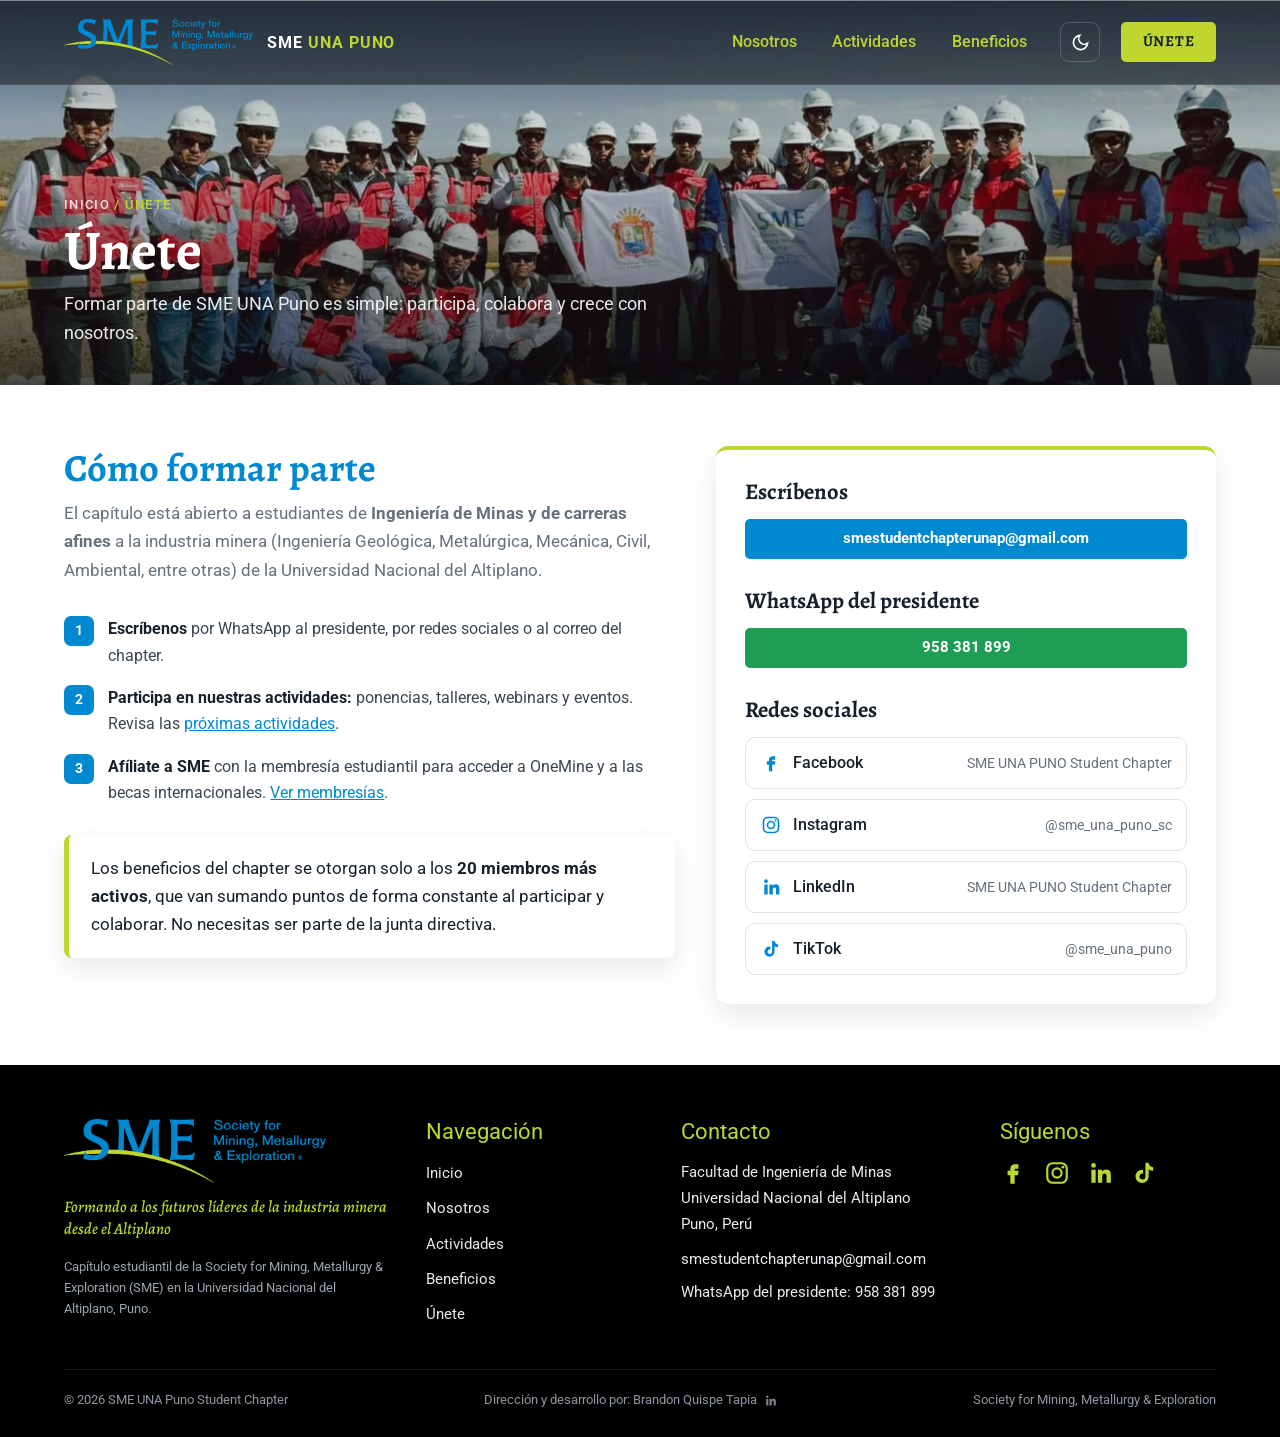
<file: unete.html>
<!DOCTYPE html>
<html lang="es">
<head>
<meta charset="utf-8">
<meta name="viewport" content="width=device-width,initial-scale=1">
<title>Únete · SME UNA Puno</title>
<meta name="description" content="Cómo formar parte del SME Student Chapter UNA Puno.">
<meta property="og:title" content="Únete · SME UNA Puno">
<meta property="og:description" content="Cómo formar parte del SME Student Chapter UNA Puno.">
<meta property="og:image" content="img/taller.webp">
<meta name="theme-color" content="#14181d">
<link rel="icon" href="favicon.ico" sizes="any">
<link rel="icon" type="image/png" sizes="32x32" href="favicon-32.png">
<link rel="apple-touch-icon" href="apple-touch-icon.png">
<link rel="preconnect" href="https://fonts.googleapis.com">
<link rel="preconnect" href="https://fonts.gstatic.com" crossorigin>
<link href="https://fonts.googleapis.com/css2?family=Alegreya:ital,wght@0,400;0,500;0,700;1,500&family=Roboto:wght@400;500;700&display=swap" rel="stylesheet">
<link rel="stylesheet" href="styles.css?v=20261124f">
<script>(function(){var t=null;try{t=localStorage.getItem('sme-theme')}catch(e){}if(t!=='light'&&t!=='dark'){t=(window.matchMedia&&window.matchMedia('(prefers-color-scheme: dark)').matches)?'dark':'light'}document.documentElement.setAttribute('data-theme',t)})();</script>
</head>
<body>
<svg width="0" height="0" style="position:absolute" aria-hidden="true"><defs><g id="lk"><path d="M150.7 395.2 L148.8 401.9 L148.5 422.5 L151.7 436.6 L158.7 448.7 L154.7 457.8 L154.6 466.6 L155.8 470.8 L159.2 476.4 L166.3 485.0 L171.2 488.7 L176.9 490.9 L200.2 494.3 L208.6 500.8 L217.3 503.4 L221.7 512.7 L225.2 517.9 L230.1 521.9 L236.0 524.3 L240.1 525.0 L251.9 524.6 L265.2 519.8 L279.7 520.3 L285.6 518.7 L291.4 515.0 L296.8 517.8 L303.7 519.7 L307.1 523.3 L311.1 533.0 L313.5 536.5 L318.2 540.9 L323.9 543.7 L344.8 550.1 L380.9 551.9 L403.5 562.2 L416.4 564.5 L424.3 563.8 L427.3 569.9 L401.7 596.3 L390.3 611.6 L387.3 619.1 L387.1 628.6 L389.8 637.1 L396.9 646.8 L407.9 654.7 L415.4 658.0 L429.4 659.4 L438.1 656.8 L446.9 650.9 L454.1 662.3 L459.9 667.6 L473.0 674.2 L486.3 677.3 L493.0 679.9 L498.5 686.1 L502.1 688.9 L506.3 690.9 L515.7 693.2 L522.1 693.2 L528.1 691.4 L535.1 687.6 L540.2 682.4 L574.0 679.0 L585.5 675.9 L598.9 687.7 L601.7 691.8 L603.1 698.9 L602.1 712.2 L599.6 720.8 L582.0 740.6 L576.1 752.4 L574.0 769.1 L575.9 777.9 L579.6 783.6 L604.4 810.7 L616.7 817.2 L628.5 820.2 L648.5 831.2 L655.2 832.9 L682.6 835.4 L695.0 840.1 L699.3 840.8 L707.9 839.7 L713.7 836.8 L718.4 832.2 L720.6 828.5 L725.7 810.4 L727.2 785.0 L725.7 763.0 L722.9 755.4 L737.9 757.3 L743.9 756.1 L754.9 752.1 L761.8 747.1 L775.8 728.9 L785.2 725.7 L796.3 718.5 L801.3 713.9 L810.6 714.4 L834.3 711.1 L840.0 708.4 L843.2 705.7 L847.8 698.7 L849.1 694.6 L849.5 688.3 L848.0 682.2 L845.5 677.6 L848.2 672.6 L851.7 659.4 L852.0 655.2 L850.9 649.1 L848.6 642.2 L845.3 636.8 L840.7 632.6 L832.7 628.2 L825.7 620.1 L817.8 615.9 L804.9 614.3 L800.5 614.4 L788.3 617.0 L772.0 616.2 L767.8 615.2 L743.1 602.7 L728.5 601.2 L721.5 602.5 L719.0 598.6 L712.5 585.1 L718.2 582.7 L723.0 578.8 L726.6 573.8 L729.3 565.9 L733.7 560.5 L750.0 555.3 L753.8 553.4 L759.9 547.4 L765.2 538.3 L766.2 529.8 L763.3 518.2 L760.9 513.8 L750.8 499.8 L741.0 492.9 L734.3 490.6 L705.8 488.7 L692.5 483.7 L682.0 482.2 L674.0 483.3 L667.9 486.2 L663.2 484.5 L657.9 483.7 L657.9 476.1 L652.6 446.4 L651.3 441.9 L647.8 436.0 L639.7 426.9 L627.0 417.6 L615.3 401.6 L606.1 392.8 L600.4 389.5 L590.2 387.4 L589.9 380.9 L587.8 374.8 L584.0 369.5 L580.6 366.8 L572.2 362.1 L566.5 360.6 L545.8 359.5 L533.0 360.9 L530.8 355.7 L527.3 350.7 L529.8 340.5 L529.9 335.9 L529.2 331.4 L526.5 325.1 L520.8 318.1 L514.9 314.7 L506.6 312.3 L502.9 307.1 L496.5 301.9 L497.0 297.4 L496.0 290.7 L491.8 281.1 L488.0 276.0 L480.9 271.4 L467.5 267.4 L461.0 267.1 L453.6 269.2 L441.9 254.9 L418.2 236.2 L403.2 222.8 L384.9 213.4 L380.6 212.6 L368.4 212.5 L365.6 202.4 L359.2 192.6 L347.6 181.8 L336.0 168.4 L332.4 165.6 L324.0 161.4 L318.1 159.5 L311.8 159.3 L298.8 162.1 L294.6 164.0 L291.0 166.6 L283.4 175.0 L280.4 180.5 L279.2 185.7 L267.3 183.4 L243.9 185.7 L228.9 191.2 L222.3 197.4 L216.4 210.8 L216.0 215.3 L217.0 221.8 L208.1 224.2 L199.2 230.0 L196.4 233.5 L191.0 243.8 L188.7 251.8 L189.4 263.2 L191.1 269.9 L215.2 312.4 L209.0 312.8 L202.9 315.0 L197.8 318.8 L193.9 324.0 L191.7 330.1 L191.4 336.5 L193.7 347.8 L196.9 354.3 L185.2 368.7 L182.9 373.5 L169.7 376.0 L161.2 380.9 L155.2 386.5 L150.7 395.2Z" style="fill:none;vector-effect:non-scaling-stroke;stroke:var(--to);stroke-width:1;opacity:var(--oo,.6)"/><path d="M132.5 370.1 L123.3 388.3 L121.0 398.6 L120.4 419.7 L120.6 425.3 L123.2 438.6 L127.6 450.9 L126.2 461.8 L127.0 471.8 L132.0 485.9 L137.5 494.2 L146.4 504.7 L157.5 513.1 L165.9 516.9 L175.0 519.0 L188.5 520.9 L197.3 526.4 L204.6 536.9 L211.8 543.3 L224.4 550.0 L238.4 552.9 L250.9 552.7 L259.9 551.6 L270.1 548.2 L278.7 548.4 L287.2 547.4 L291.7 554.1 L298.4 561.0 L306.4 566.5 L315.4 570.4 L332.5 575.9 L341.0 577.8 L374.0 579.6 L377.9 581.4 L366.5 596.8 L360.9 609.5 L359.0 623.2 L360.0 636.5 L363.1 646.2 L365.3 650.7 L374.2 663.4 L384.2 672.5 L400.3 682.4 L409.1 685.3 L421.1 687.1 L431.6 687.4 L438.3 686.3 L445.1 691.4 L458.6 698.4 L466.7 701.7 L476.8 704.0 L483.1 709.8 L492.1 715.3 L502.0 718.8 L511.9 721.0 L521.4 721.4 L530.9 719.9 L543.2 715.2 L552.8 709.3 L574.4 707.2 L559.6 723.8 L554.3 732.6 L549.6 743.5 L547.2 754.6 L546.0 769.3 L547.1 779.5 L550.4 789.4 L555.5 798.3 L558.8 802.3 L580.5 826.6 L587.3 832.9 L601.6 841.1 L607.0 843.5 L618.2 846.5 L637.4 856.9 L647.4 860.1 L676.1 863.0 L687.6 867.1 L697.4 868.8 L712.1 867.6 L725.9 862.2 L737.4 853.0 L743.4 845.1 L747.7 836.3 L753.4 814.8 L755.0 781.8 L766.7 777.5 L775.0 772.6 L782.3 766.2 L792.8 752.9 L798.2 750.5 L811.0 742.4 L838.2 739.0 L851.7 734.0 L859.6 728.6 L866.3 721.8 L873.7 709.4 L877.3 695.5 L877.4 685.9 L875.9 677.7 L879.3 664.0 L879.6 649.8 L877.6 640.5 L874.3 631.1 L866.9 619.0 L860.1 612.2 L851.1 606.3 L843.6 598.6 L835.2 592.9 L830.6 590.7 L820.8 587.8 L807.3 586.4 L797.1 586.6 L785.9 588.9 L777.2 588.5 L762.1 580.6 L773.0 574.0 L783.0 563.4 L790.1 551.5 L793.9 537.5 L793.5 523.0 L789.3 507.8 L783.9 497.8 L770.5 480.0 L763.5 474.2 L754.2 468.2 L744.3 464.2 L733.7 462.4 L711.9 461.0 L699.5 456.6 L682.5 454.2 L680.2 441.4 L677.3 431.4 L672.4 422.2 L663.6 411.4 L657.9 405.6 L647.0 397.6 L636.4 383.2 L627.2 374.0 L619.3 367.9 L614.1 365.0 L607.2 353.6 L596.3 343.6 L587.3 338.4 L579.1 334.8 L570.3 332.8 L557.6 332.0 L554.6 319.1 L548.8 307.9 L542.3 299.8 L538.4 296.4 L529.8 290.7 L524.1 288.3 L520.9 277.5 L516.3 267.5 L507.5 256.0 L500.0 249.9 L491.5 245.4 L472.9 239.9 L465.3 239.1 L457.4 231.4 L436.4 214.9 L418.4 199.3 L397.6 188.3 L388.1 185.4 L380.0 173.8 L367.8 162.3 L355.3 148.1 L347.2 141.8 L336.3 136.2 L327.4 132.9 L313.2 131.2 L303.8 132.3 L290.0 135.5 L280.6 139.7 L276.3 142.5 L272.3 145.8 L263.1 155.6 L237.9 158.3 L223.9 162.8 L214.5 167.2 L210.2 170.1 L202.6 177.2 L196.6 185.7 L189.8 202.3 L179.4 210.2 L172.9 218.3 L164.1 235.4 L161.5 244.5 L160.8 258.6 L162.3 271.1 L163.6 276.2 L167.9 285.8 L176.4 300.7 L169.2 310.8 L164.3 324.6 L163.3 334.3 L165.1 348.2 L155.2 351.8 L146.3 357.2 L138.8 363.0 L132.5 370.1Z" style="fill:none;vector-effect:non-scaling-stroke;stroke:var(--to);stroke-width:1;opacity:var(--oo,.6)"/><path d="M91.6 455.2 L91.5 469.9 L92.7 478.3 L97.5 494.6 L101.1 502.3 L110.5 516.4 L121.5 529.3 L127.3 534.6 L140.3 543.6 L147.4 547.2 L162.3 552.2 L173.5 554.2 L178.9 560.6 L191.0 571.4 L197.8 576.0 L212.5 582.9 L220.2 585.3 L236.3 587.9 L259.9 587.1 L272.3 584.4 L282.5 592.8 L296.9 600.8 L325.1 610.1 L324.0 623.2 L324.4 635.0 L327.9 651.9 L334.8 667.8 L342.7 679.9 L352.6 691.7 L358.3 696.8 L372.4 706.8 L386.3 714.5 L401.4 719.4 L416.5 721.8 L428.9 722.4 L449.6 732.7 L460.0 736.0 L469.2 742.6 L485.2 750.3 L499.0 754.1 L511.9 756.1 L511.0 769.5 L511.5 778.3 L515.2 795.4 L522.4 811.5 L532.7 825.7 L560.0 855.6 L572.4 865.1 L585.7 872.3 L594.9 876.3 L605.4 879.4 L623.5 889.1 L631.9 892.2 L649.5 895.7 L668.1 897.4 L678.4 900.9 L686.6 902.7 L703.3 903.8 L720.0 901.7 L728.1 899.4 L743.3 892.5 L757.0 882.7 L763.0 876.9 L768.4 870.4 L777.3 856.2 L780.6 848.4 L786.2 828.5 L787.9 820.4 L789.3 805.1 L802.0 795.8 L808.0 790.0 L815.4 780.9 L823.0 776.3 L845.7 773.2 L853.6 771.1 L868.5 764.7 L875.5 760.4 L882.0 755.5 L893.5 743.8 L902.5 730.3 L908.8 715.2 L912.1 699.2 L912.5 691.1 L911.7 679.2 L913.8 669.7 L915.0 653.6 L913.0 637.6 L906.5 617.3 L898.7 603.1 L893.8 596.6 L882.3 585.2 L873.7 579.0 L866.1 571.8 L859.2 566.5 L843.9 558.3 L835.7 555.5 L826.3 553.3 L828.6 541.7 L829.0 525.3 L828.0 517.1 L824.8 503.9 L821.8 494.8 L817.7 486.1 L805.1 467.0 L795.2 455.1 L789.4 449.9 L778.6 442.1 L762.5 433.5 L744.9 428.5 L719.5 426.4 L711.6 423.8 L705.9 410.2 L701.4 402.6 L685.7 383.7 L672.1 372.5 L662.8 360.2 L651.4 348.8 L640.2 339.9 L634.4 331.6 L622.7 319.7 L616.0 314.6 L604.0 307.6 L597.1 304.3 L584.3 300.0 L578.1 288.8 L572.9 281.6 L560.5 269.2 L553.1 263.8 L546.9 250.5 L542.6 243.5 L532.0 231.0 L525.9 225.5 L512.1 216.5 L504.7 213.0 L481.5 206.0 L437.5 170.0 L410.4 155.7 L405.9 150.3 L393.0 138.0 L379.5 122.8 L372.9 117.1 L358.1 107.9 L344.3 101.6 L336.5 99.1 L320.5 96.4 L312.4 96.2 L304.3 96.7 L287.6 100.0 L271.0 105.4 L263.2 109.4 L255.8 114.2 L246.7 122.0 L230.5 124.1 L220.8 126.9 L204.2 133.1 L189.1 142.2 L176.2 154.2 L166.1 168.6 L160.6 180.1 L148.7 192.1 L143.5 199.2 L131.6 222.5 L127.1 237.9 L126.0 245.9 L126.0 262.0 L128.0 278.1 L130.3 286.7 L135.8 299.8 L132.0 309.7 L128.7 326.9 L114.8 337.5 L104.2 349.6 L99.8 356.3 L93.6 368.5 L87.7 385.6 L85.6 403.5 L85.8 428.7 L88.9 445.9 L91.6 455.2Z" style="fill:none;vector-effect:non-scaling-stroke;stroke:var(--to);stroke-width:1;opacity:var(--oo,.6)"/><path d="M170.6 404.6 L170.4 420.4 L172.1 428.1 L175.2 434.2 L184.5 439.1 L185.9 441.3 L184.1 448.4 L176.2 462.5 L181.9 469.5 L209.5 473.4 L219.2 481.5 L227.3 478.3 L233.0 480.4 L236.7 486.8 L238.0 496.0 L241.4 503.0 L249.1 502.8 L261.4 497.6 L276.9 498.5 L279.4 496.0 L274.9 488.1 L267.5 482.7 L250.9 477.7 L244.7 471.8 L253.1 447.9 L259.5 439.3 L268.7 436.9 L274.6 440.7 L277.1 450.5 L282.5 452.7 L285.4 455.5 L294.6 486.9 L304.2 497.1 L313.9 499.6 L319.4 487.8 L321.5 486.4 L325.8 487.8 L332.3 493.7 L332.8 495.9 L331.6 498.6 L321.0 504.1 L321.2 506.3 L325.0 508.9 L330.6 522.8 L347.8 528.3 L386.4 530.1 L409.3 541.0 L418.3 542.6 L434.5 539.3 L438.4 539.7 L442.5 542.6 L444.6 555.5 L449.8 565.7 L451.6 572.8 L448.8 579.4 L419.2 609.6 L409.0 623.2 L409.0 626.3 L412.4 631.2 L420.2 636.5 L427.6 637.5 L448.0 623.4 L452.8 624.0 L457.1 627.4 L461.0 628.7 L464.4 625.5 L466.9 625.3 L468.8 627.3 L469.0 631.4 L467.2 634.0 L463.4 635.9 L471.6 649.0 L481.1 653.8 L492.5 656.1 L506.2 661.4 L513.6 670.2 L518.8 671.4 L522.1 669.9 L525.4 662.9 L527.2 661.5 L570.1 657.4 L577.7 655.3 L583.9 651.9 L588.2 647.2 L592.6 639.4 L593.9 632.5 L588.4 629.5 L582.4 628.4 L581.1 624.8 L592.9 616.7 L597.6 610.6 L599.4 599.3 L602.1 594.1 L599.3 587.9 L582.2 574.4 L578.2 568.6 L578.8 565.0 L584.2 562.9 L596.0 571.6 L611.5 578.1 L631.9 589.5 L641.5 598.5 L648.9 615.2 L656.8 618.8 L673.3 623.3 L701.9 647.9 L707.8 651.4 L708.5 655.1 L703.0 659.7 L697.7 661.5 L691.7 661.1 L671.2 641.8 L661.7 635.2 L657.5 637.5 L650.8 651.6 L641.2 663.0 L638.7 663.1 L636.3 660.3 L632.5 659.3 L623.3 664.1 L612.9 657.9 L607.4 657.5 L602.1 661.5 L615.4 672.9 L622.4 683.2 L625.2 697.6 L623.9 716.0 L619.9 730.0 L615.7 736.4 L599.6 753.8 L596.9 759.4 L596.0 769.0 L617.8 793.2 L624.3 796.5 L636.6 799.5 L657.2 811.0 L687.6 813.8 L700.9 818.9 L704.0 807.0 L705.2 786.4 L704.0 766.7 L699.3 757.8 L682.4 756.3 L666.0 752.1 L660.7 746.8 L661.7 743.0 L673.4 735.3 L689.4 730.9 L705.2 728.5 L714.4 729.5 L729.2 734.3 L736.6 735.3 L745.7 732.1 L762.6 709.9 L774.9 706.2 L784.2 700.1 L780.4 696.4 L776.4 695.0 L767.7 699.0 L760.3 693.2 L761.6 689.6 L778.0 683.5 L784.9 683.1 L802.0 691.9 L808.0 692.5 L827.5 690.2 L821.4 683.7 L818.4 675.9 L819.7 670.4 L824.4 669.1 L827.5 665.0 L830.0 655.8 L828.4 650.9 L818.2 645.4 L811.6 637.0 L803.1 636.3 L790.3 639.2 L768.6 638.1 L759.9 635.8 L736.9 623.9 L728.9 623.2 L722.2 628.1 L713.7 638.9 L710.9 638.9 L707.1 635.6 L706.2 631.6 L707.1 622.3 L705.7 618.4 L699.8 609.5 L680.7 569.4 L682.0 567.5 L686.3 566.0 L703.6 565.0 L707.0 563.7 L709.1 556.6 L713.6 549.7 L719.6 543.5 L725.5 539.6 L741.9 534.9 L744.2 531.4 L742.8 526.3 L735.3 515.5 L730.6 512.3 L701.0 510.5 L686.9 505.0 L681.0 504.1 L669.5 510.5 L657.3 505.7 L636.4 504.4 L631.5 501.7 L630.4 497.3 L636.3 480.0 L631.0 450.2 L625.4 443.6 L611.2 433.4 L598.7 416.0 L592.5 410.1 L565.4 405.5 L558.2 402.5 L554.5 399.6 L553.6 397.1 L555.1 393.5 L557.6 392.4 L563.8 393.9 L568.2 390.2 L568.3 385.0 L563.4 382.3 L546.5 381.5 L533.7 383.0 L517.8 381.9 L511.2 365.8 L503.9 359.1 L503.9 353.2 L508.0 337.2 L506.9 335.2 L492.6 331.3 L486.8 322.1 L467.4 307.7 L465.8 303.9 L466.5 301.7 L468.5 300.5 L471.6 301.2 L475.0 297.4 L472.6 291.7 L463.4 289.0 L456.3 292.0 L443.7 300.1 L440.7 300.0 L438.4 296.8 L435.2 281.1 L426.5 270.7 L404.0 253.0 L391.3 241.3 L378.5 234.5 L355.7 234.5 L349.7 231.4 L345.9 212.2 L342.9 207.3 L331.8 197.1 L320.8 184.3 L314.4 181.1 L305.6 183.0 L301.0 188.1 L302.6 193.1 L308.4 197.2 L317.7 199.8 L318.2 203.6 L315.3 207.3 L310.1 208.9 L300.2 208.3 L284.8 212.5 L280.6 212.0 L271.7 206.4 L267.2 205.4 L248.6 207.2 L240.2 210.1 L238.0 215.3 L243.4 219.6 L271.6 227.8 L273.2 229.8 L272.8 232.1 L267.3 236.1 L263.0 237.5 L254.4 231.9 L250.3 231.3 L245.7 233.7 L237.4 242.3 L232.9 243.8 L218.2 243.7 L214.8 245.5 L210.6 253.8 L211.3 261.0 L272.7 368.8 L274.9 374.3 L287.6 378.2 L290.0 379.9 L290.0 382.5 L288.2 384.2 L281.0 382.4 L282.6 392.3 L295.5 404.4 L295.9 407.9 L290.2 411.2 L281.2 409.8 L270.0 404.5 L260.3 398.1 L250.4 385.6 L250.2 381.9 L253.0 374.3 L250.7 368.4 L238.4 358.8 L235.1 350.0 L216.1 334.3 L213.3 334.4 L214.7 341.4 L220.6 349.8 L219.2 359.6 L215.6 366.2 L203.6 380.8 L200.9 397.9 L195.8 400.5 L190.0 396.7 L185.1 395.3 L177.6 396.6 L173.0 399.5 L170.6 404.6Z" style="fill:none;vector-effect:non-scaling-stroke;stroke:var(--tc);stroke-width:var(--wc,1.4)"/><path d="M184.5 409.8 L184.4 419.0 L185.6 423.9 L194.5 429.3 L199.4 437.6 L199.5 444.6 L195.2 457.2 L213.9 460.1 L221.8 465.5 L226.5 464.4 L232.2 465.2 L240.5 442.0 L249.1 429.9 L256.1 425.7 L266.7 423.1 L272.3 423.4 L284.1 430.5 L287.2 434.7 L288.9 440.3 L297.0 447.6 L307.6 480.3 L314.9 474.0 L323.3 472.5 L333.0 475.8 L343.5 485.4 L345.8 490.3 L346.7 497.8 L343.8 505.5 L340.4 509.5 L341.2 511.4 L350.3 514.4 L388.4 516.3 L413.6 527.5 L418.2 528.4 L433.1 525.4 L439.8 525.8 L445.3 527.5 L450.6 531.1 L455.5 537.6 L458.1 551.1 L463.4 562.3 L465.4 570.7 L465.3 575.8 L459.7 588.2 L429.6 619.1 L441.3 611.1 L445.4 609.6 L454.6 610.1 L460.2 612.1 L471.5 612.0 L477.3 615.8 L482.0 622.6 L483.0 632.1 L481.4 638.2 L511.2 648.4 L516.5 652.0 L524.5 647.8 L567.5 643.6 L575.4 640.4 L571.9 637.6 L569.3 633.1 L567.3 626.9 L567.6 621.2 L571.0 615.1 L584.3 604.9 L586.0 595.2 L571.4 583.4 L565.4 574.1 L564.2 567.8 L565.6 560.4 L568.2 555.8 L572.4 552.6 L581.8 549.1 L590.1 550.2 L603.0 559.3 L618.3 565.9 L640.2 578.2 L652.9 590.4 L659.5 604.6 L679.3 610.7 L688.7 618.1 L667.5 574.2 L666.7 570.2 L667.5 564.7 L671.6 558.2 L676.0 554.9 L684.1 552.2 L696.1 551.4 L702.7 540.9 L709.6 533.7 L722.8 525.8 L698.7 524.3 L683.6 518.7 L675.0 523.4 L668.3 524.5 L654.2 519.5 L632.6 517.9 L622.6 512.6 L618.7 507.5 L616.4 497.9 L621.8 478.9 L617.8 456.4 L600.8 442.8 L588.0 425.2 L585.9 423.2 L561.5 419.0 L550.6 414.3 L542.4 406.7 L539.6 396.4 L516.7 395.8 L509.0 392.8 L505.4 388.4 L499.5 374.0 L493.5 368.5 L490.6 363.4 L489.9 352.1 L491.4 345.5 L482.7 341.1 L476.4 331.8 L456.8 316.9 L453.4 310.5 L448.6 313.2 L442.9 314.1 L436.0 313.1 L431.3 310.3 L425.6 302.5 L422.2 287.4 L416.7 280.8 L383.1 252.8 L375.0 248.5 L351.8 248.0 L340.9 242.3 L336.2 235.4 L332.7 217.4 L328.5 213.1 L324.5 217.9 L319.5 220.7 L311.8 222.8 L301.7 222.4 L286.8 226.4 L287.0 232.2 L284.7 239.5 L273.0 248.9 L261.8 251.5 L252.2 247.1 L243.1 255.1 L234.3 257.8 L225.6 257.8 L285.3 362.9 L295.1 366.3 L300.5 370.7 L302.7 374.1 L304.0 383.3 L301.4 390.7 L307.0 396.4 L309.5 403.1 L309.6 410.6 L306.9 416.6 L296.0 423.9 L289.5 425.1 L276.4 423.0 L262.3 416.2 L250.3 407.9 L238.6 393.2 L236.4 386.3 L237.5 375.9 L229.6 369.7 L216.8 386.8 L214.5 401.3 L210.5 408.0 L202.3 412.9 L197.1 414.4 L190.6 413.5 L184.5 409.8Z M721.9 650.3 L722.3 657.8 L719.4 663.9 L710.9 671.3 L702.1 674.8 L690.9 675.1 L685.6 673.7 L664.7 654.9 L661.5 660.6 L649.0 674.7 L642.8 676.9 L634.7 676.5 L639.2 696.2 L637.3 719.9 L631.6 737.7 L626.7 745.0 L611.3 761.7 L610.5 764.2 L626.4 781.9 L642.3 786.7 L661.4 797.3 L690.4 800.1 L691.2 786.4 L690.2 771.0 L680.1 770.1 L662.6 765.7 L656.0 762.0 L649.1 754.7 L647.0 749.8 L647.1 743.3 L650.8 734.2 L666.9 722.8 L687.3 717.1 L705.6 714.5 L717.4 715.8 L732.3 720.6 L737.1 720.3 L750.3 703.0 L747.1 697.8 L746.5 691.2 L748.9 683.8 L753.1 678.5 L774.4 670.0 L784.1 669.1 L790.0 670.0 L804.5 677.4 L806.9 664.6 L812.7 658.3 L804.4 650.4 L789.6 653.2 L766.5 651.9 L756.4 649.4 L733.0 637.6 L721.9 650.3Z" style="fill:none;vector-effect:non-scaling-stroke;stroke:var(--ti);stroke-width:1;opacity:var(--oi,.7)"/><path d="M211.7 426.1 L214.8 433.4 L215.7 444.1 L222.0 446.1 L227.4 432.6 L238.2 418.3 L229.3 407.4 L223.5 417.6 L211.7 426.1Z M319.7 386.7 L325.0 398.5 L325.3 413.6 L322.5 421.7 L319.4 426.6 L307.8 435.6 L313.1 444.1 L317.0 456.7 L328.3 457.1 L338.4 460.6 L352.5 471.6 L358.0 478.3 L360.5 483.5 L362.5 491.4 L362.7 499.0 L393.6 501.0 L418.3 512.0 L431.5 509.5 L444.4 510.3 L453.2 513.6 L462.1 519.9 L466.2 524.2 L470.5 531.9 L473.4 546.0 L477.9 555.2 L481.2 568.4 L480.2 582.0 L473.7 596.1 L484.6 601.1 L492.8 609.4 L497.1 617.3 L498.8 626.8 L516.8 633.4 L551.5 629.0 L551.5 620.1 L554.3 611.5 L559.5 604.1 L565.3 599.3 L559.1 593.7 L550.7 580.4 L548.5 572.4 L548.6 564.1 L552.9 549.9 L558.2 543.2 L565.2 538.3 L579.1 533.3 L585.1 532.9 L594.0 534.5 L599.5 537.1 L611.0 545.3 L626.0 551.9 L650.8 566.3 L652.4 559.4 L656.5 551.6 L661.8 545.4 L669.0 540.5 L661.1 539.4 L650.7 535.3 L628.2 533.3 L612.6 525.1 L604.1 514.1 L600.7 501.5 L601.2 490.3 L605.4 477.6 L603.0 464.4 L589.0 453.5 L577.5 438.0 L557.1 434.3 L546.7 430.2 L533.8 421.3 L527.5 412.6 L509.6 410.7 L498.9 405.2 L491.3 395.9 L486.0 383.4 L477.9 374.0 L474.5 365.3 L473.9 354.7 L464.5 342.9 L447.2 329.9 L433.3 329.0 L422.7 324.0 L412.5 311.8 L409.9 306.0 L407.3 294.5 L405.5 292.3 L371.0 264.5 L350.1 264.0 L333.3 256.5 L324.8 248.1 L320.2 237.2 L313.7 238.7 L302.0 238.9 L299.7 245.4 L294.8 252.5 L279.5 263.5 L266.5 267.3 L255.2 266.4 L250.5 269.3 L296.2 349.4 L308.1 356.0 L315.9 364.8 L319.7 376.0 L319.7 386.7Z M667.0 679.0 L660.2 686.3 L654.3 690.0 L655.2 697.2 L654.3 711.9 L665.5 706.3 L681.6 702.0 L700.6 698.8 L717.8 699.7 L730.1 703.1 L731.5 701.3 L730.7 688.9 L734.4 677.0 L739.2 669.7 L747.6 663.1 L738.3 658.4 L735.1 669.1 L730.0 676.1 L717.6 686.0 L704.4 690.7 L696.0 691.4 L684.1 690.1 L675.9 686.6 L667.0 679.0Z" style="fill:none;vector-effect:non-scaling-stroke;stroke:var(--ti);stroke-width:1;opacity:var(--oi,.7)"/><path d="M338.0 382.1 L342.6 395.0 L343.7 412.5 L340.4 425.9 L331.9 439.5 L346.0 444.3 L358.2 452.4 L370.9 465.2 L375.6 473.1 L378.7 481.7 L398.0 483.6 L420.5 493.2 L434.3 491.3 L452.8 493.9 L462.0 497.9 L473.9 506.3 L480.4 513.2 L485.4 521.2 L488.8 530.0 L490.7 540.3 L496.4 554.2 L499.5 570.0 L499.2 578.8 L497.1 588.0 L507.3 598.6 L514.6 613.2 L517.8 614.4 L534.7 612.6 L540.8 598.9 L534.1 587.5 L530.6 574.7 L530.8 561.4 L533.5 549.0 L537.4 540.8 L542.7 533.4 L553.1 524.5 L571.3 516.7 L585.3 514.9 L582.9 504.1 L582.4 495.1 L586.6 474.8 L575.6 465.5 L567.3 454.5 L552.1 451.6 L539.8 446.8 L528.5 440.2 L517.4 430.0 L500.1 426.5 L487.6 419.2 L477.8 408.5 L470.8 393.9 L462.3 383.0 L458.2 373.9 L456.1 362.3 L451.1 355.3 L441.2 348.0 L424.4 345.1 L415.9 341.0 L408.3 335.3 L396.9 320.9 L392.8 311.5 L390.8 303.7 L365.2 282.5 L351.2 282.3 L337.8 279.1 L323.4 271.6 L311.5 260.4 L304.7 268.0 L295.6 274.9 L286.9 280.0 L278.9 282.8 L308.7 335.1 L322.6 344.8 L331.5 355.8 L336.7 368.9 L338.0 382.1Z" style="fill:none;vector-effect:non-scaling-stroke;stroke:var(--ti);stroke-width:1;opacity:var(--oi,.7)"/><path d="M306.9 291.4 L323.3 320.3 L340.9 334.9 L348.8 345.8 L354.3 357.9 L357.9 377.4 L362.2 391.0 L363.6 401.4 L363.6 414.4 L360.4 429.3 L371.7 437.6 L382.8 448.2 L392.6 462.5 L409.2 466.1 L423.2 472.3 L434.3 471.3 L451.9 473.0 L465.4 477.3 L477.8 484.3 L491.9 495.9 L500.1 506.4 L506.0 518.4 L510.0 533.9 L514.2 544.0 L520.1 530.6 L532.2 515.5 L548.0 504.4 L562.4 498.6 L564.1 482.3 L555.9 472.9 L546.5 470.9 L526.5 462.7 L507.8 449.1 L499.3 447.3 L486.5 442.3 L469.9 430.2 L461.2 419.6 L453.8 405.0 L444.9 392.9 L439.2 380.0 L436.4 369.4 L433.9 367.5 L423.9 365.8 L411.4 361.3 L394.8 350.1 L385.9 340.1 L379.6 330.9 L373.1 315.2 L357.4 302.5 L336.6 299.8 L324.4 294.9 L311.8 287.8 L306.9 291.4Z" style="fill:none;vector-effect:non-scaling-stroke;stroke:var(--ti);stroke-width:1;opacity:var(--oi,.7)"/><path d="M378.6 365.0 L385.1 395.8 L385.9 407.9 L385.0 420.1 L399.1 433.4 L406.1 442.4 L426.8 449.7 L447.0 450.1 L463.1 453.2 L454.4 445.8 L442.9 431.8 L434.8 416.6 L425.8 403.9 L418.4 387.1 L401.9 381.1 L394.1 376.9 L378.6 365.0Z M520.0 497.0 L531.1 488.7 L516.2 482.1 L497.9 469.5 L493.7 468.6 L507.9 480.8 L520.0 497.0Z" style="fill:none;vector-effect:non-scaling-stroke;stroke:var(--ti);stroke-width:1;opacity:var(--oi,.7)"/></g></defs></svg>
<header class="nav">
  <div class="wrap">
    <a class="brand" href="index.html" aria-label="SME UNA Puno, inicio"><img src="img/img01.png" alt="SME"><span>SME <em>UNA PUNO</em></span></a>
    <nav class="menu" id="menu" aria-label="Principal"><a href="nosotros.html">Nosotros</a><a href="actividades.html">Actividades</a><a href="beneficios.html">Beneficios</a><a href="unete.html" class="only-m active">Únete</a></nav>
    <button class="icon-btn theme-btn" id="themeBtn" type="button" aria-label="Cambiar entre modo claro y oscuro" title="Modo claro u oscuro">
      <svg class="moon" viewBox="0 0 24 24" fill="none" stroke="currentColor" stroke-width="2"><path d="M21 12.8A9 9 0 1 1 11.2 3a7 7 0 0 0 9.8 9.8z"/></svg>
      <svg class="sun" viewBox="0 0 24 24" fill="none" stroke="currentColor" stroke-width="2"><circle cx="12" cy="12" r="4"/><path d="M12 2v2M12 20v2M4.9 4.9l1.4 1.4M17.7 17.7l1.4 1.4M2 12h2M20 12h2M4.9 19.1l1.4-1.4M17.7 6.3l1.4-1.4"/></svg>
    </button>
    <a class="btn btn-lime nav-cta" href="unete.html">Únete</a>
    <button class="icon-btn burger" id="burger" type="button" aria-label="Abrir menú" aria-controls="menu" aria-expanded="false">
      <svg class="bars" viewBox="0 0 24 24" fill="none" stroke="currentColor" stroke-width="2" stroke-linecap="round"><path d="M4 7h16M4 12h16M4 17h16"/></svg>
      <svg class="x" viewBox="0 0 24 24" fill="none" stroke="currentColor" stroke-width="2" stroke-linecap="round"><path d="M6 6l12 12M18 6L6 18"/></svg>
    </button>
  </div>
</header>
<main>
<section class="banner">
  <img src="img/grupo-visita-mina.webp" alt="Miembros del chapter con cascos y chalecos en una visita a mina, con las banderas de la UNA Puno y de SME" style="object-position:50% 62%">
  <div class="shade"></div>
  <div class="wrap">
    <div class="crumb"><a href="index.html">Inicio</a> / Únete</div>
    <h1>Únete</h1>
    <p>Formar parte de SME UNA Puno es simple: participa, colabora y crece con nosotros.</p>
  </div>
</section>
<section class="section"><div class="wrap">
  <div class="split top">
    <div>
      <h2 class="blue">Cómo formar parte</h2>
      <p class="lead">El capítulo está abierto a estudiantes de <strong>Ingeniería de Minas y de carreras afines</strong> a la industria minera (Ingeniería Geológica, Metalúrgica, Mecánica, Civil, Ambiental, entre otras) de la Universidad Nacional del Altiplano.</p>
      <ol class="steps" style="margin-bottom:1.8rem">
        <li><span class="n">1</span><div><strong>Escríbenos</strong> por WhatsApp al presidente, por redes sociales o al correo del chapter.</div></li>
        <li><span class="n">2</span><div><strong>Participa en nuestras actividades:</strong> ponencias, talleres, webinars y eventos. Revisa las <a href="actividades.html">próximas actividades</a>.</div></li>
        <li><span class="n">3</span><div><strong>Afíliate a SME</strong> con la membresía estudiantil para acceder a OneMine y a las becas internacionales. <a href="beneficios.html#membresias">Ver membresías</a>.</div></li>
      </ol>
      <div class="callout">Los beneficios del chapter se otorgan solo a los <strong>20 miembros más activos</strong>, que van sumando puntos de forma constante al participar y colaborar. No necesitas ser parte de la junta directiva.</div>
    </div>
    <aside class="join-card">
      <h3>Escríbenos</h3>
      <a class="btn btn-blue mail" href="mailto:smestudentchapterunap@gmail.com" style="text-transform:none;letter-spacing:0;font-family:Roboto,sans-serif">smestudentchapterunap@gmail.com</a>
      <h3 style="margin-top:1.8rem">WhatsApp del presidente</h3>
      <a class="btn btn-wa mail" href="https://wa.me/51958381899" target="_blank" rel="noopener" style="text-transform:none;letter-spacing:0;font-family:Roboto,sans-serif">958 381 899</a>
      <h3 style="margin-top:1.8rem">Redes sociales</h3>
      <div class="soc-list"><a href="https://www.facebook.com/p/SME-UNA-PUNO-Student-Chapter-100039449360019/" target="_blank" rel="noopener"><svg viewBox="0 0 24 24" aria-hidden="true"><path fill="currentColor" d="M14 8h3V4h-3c-2.8 0-4.5 1.8-4.5 4.4V10H7v4h2.5v8h4v-8h3l.8-4h-3.8V8.7c0-.4.3-.7.5-.7z"/></svg>Facebook<span>SME UNA PUNO Student Chapter</span></a><a href="https://www.instagram.com/sme_una_puno_sc/" target="_blank" rel="noopener"><svg viewBox="0 0 24 24" aria-hidden="true"><rect x="3" y="3" width="18" height="18" rx="5" fill="none" stroke="currentColor" stroke-width="2"/><circle cx="12" cy="12" r="4.2" fill="none" stroke="currentColor" stroke-width="2"/><circle cx="17.4" cy="6.6" r="1.3" fill="currentColor"/></svg>Instagram<span>@sme_una_puno_sc</span></a><a href="https://www.linkedin.com/company/smestudentchapterunapuno/posts/?feedView=all" target="_blank" rel="noopener"><svg viewBox="0 0 24 24" aria-hidden="true"><path fill="currentColor" d="M4 9h4v12H4zM6 2.8a2.2 2.2 0 110 4.4 2.2 2.2 0 010-4.4zM10 9h3.8v1.7h.1c.5-1 1.8-2 3.7-2 4 0 4.4 2.6 4.4 6V21h-4v-5.5c0-1.3 0-3-1.8-3s-2.1 1.4-2.1 2.9V21h-4z"/></svg>LinkedIn<span>SME UNA PUNO Student Chapter</span></a><a href="https://www.tiktok.com/@sme_una_puno?is_from_webapp=1&sender_device=pc" target="_blank" rel="noopener"><svg viewBox="0 0 24 24" aria-hidden="true"><path fill="currentColor" d="M16.2 2.5c.4 2.3 1.8 3.9 4.3 4.1v3.4c-1.6 0-3-.4-4.2-1.2v6.3a6.1 6.1 0 11-6.1-6.1c.3 0 .7 0 1 .1v3.5a2.7 2.7 0 102.1 2.6V2.5z"/></svg>TikTok<span>@sme_una_puno</span></a></div>
    </aside>
  </div>
</div></section>

</main>
<footer class="footer">
  <div class="wrap">
    <div class="grid">
      <div>
        <a class="logo" href="index.html"><img src="img/img01.png" alt="SME UNA Puno" loading="lazy"></a>
        <p class="motto">Formando a los futuros líderes de la industria minera desde el Altiplano</p>
        <p class="small">Capítulo estudiantil de la Society for Mining, Metallurgy &amp; Exploration (SME) en la Universidad Nacional del Altiplano, Puno.</p>
      </div>
      <div><h4>Navegación</h4><ul><li><a href="index.html">Inicio</a></li><li><a href="nosotros.html">Nosotros</a></li><li><a href="actividades.html">Actividades</a></li><li><a href="beneficios.html">Beneficios</a></li><li><a href="unete.html">Únete</a></li></ul></div>
      <div class="contact"><h4>Contacto</h4>
        <p>Facultad de Ingeniería de Minas<br>Universidad Nacional del Altiplano<br>Puno, Perú</p>
        <p style="margin-top:.6rem"><a href="mailto:smestudentchapterunap@gmail.com">smestudentchapterunap@gmail.com</a></p>
        <p style="margin-top:.4rem"><a href="https://wa.me/51958381899" target="_blank" rel="noopener">WhatsApp del presidente: 958 381 899</a></p>
      </div>
      <div><h4>Síguenos</h4><div class="social"><a href="https://www.facebook.com/p/SME-UNA-PUNO-Student-Chapter-100039449360019/" target="_blank" rel="noopener" aria-label="Facebook"><svg viewBox="0 0 24 24" aria-hidden="true"><path fill="currentColor" d="M14 8h3V4h-3c-2.8 0-4.5 1.8-4.5 4.4V10H7v4h2.5v8h4v-8h3l.8-4h-3.8V8.7c0-.4.3-.7.5-.7z"/></svg></a><a href="https://www.instagram.com/sme_una_puno_sc/" target="_blank" rel="noopener" aria-label="Instagram"><svg viewBox="0 0 24 24" aria-hidden="true"><rect x="3" y="3" width="18" height="18" rx="5" fill="none" stroke="currentColor" stroke-width="2"/><circle cx="12" cy="12" r="4.2" fill="none" stroke="currentColor" stroke-width="2"/><circle cx="17.4" cy="6.6" r="1.3" fill="currentColor"/></svg></a><a href="https://www.linkedin.com/company/smestudentchapterunapuno/posts/?feedView=all" target="_blank" rel="noopener" aria-label="LinkedIn"><svg viewBox="0 0 24 24" aria-hidden="true"><path fill="currentColor" d="M4 9h4v12H4zM6 2.8a2.2 2.2 0 110 4.4 2.2 2.2 0 010-4.4zM10 9h3.8v1.7h.1c.5-1 1.8-2 3.7-2 4 0 4.4 2.6 4.4 6V21h-4v-5.5c0-1.3 0-3-1.8-3s-2.1 1.4-2.1 2.9V21h-4z"/></svg></a><a href="https://www.tiktok.com/@sme_una_puno?is_from_webapp=1&sender_device=pc" target="_blank" rel="noopener" aria-label="TikTok"><svg viewBox="0 0 24 24" aria-hidden="true"><path fill="currentColor" d="M16.2 2.5c.4 2.3 1.8 3.9 4.3 4.1v3.4c-1.6 0-3-.4-4.2-1.2v6.3a6.1 6.1 0 11-6.1-6.1c.3 0 .7 0 1 .1v3.5a2.7 2.7 0 102.1 2.6V2.5z"/></svg></a></div></div>
    </div>
    <div class="bottom"><span>© 2026 SME UNA Puno Student Chapter</span><span class="credit">Dirección y desarrollo por: Brandon Quispe Tapia<a href="https://www.linkedin.com/in/brandon-quispe-tapia/" target="_blank" rel="noopener" aria-label="LinkedIn de Brandon Quispe Tapia"><svg viewBox="0 0 24 24" aria-hidden="true"><path fill="currentColor" d="M4 9h4v12H4zM6 2.8a2.2 2.2 0 110 4.4 2.2 2.2 0 010-4.4zM10 9h3.8v1.7h.1c.5-1 1.8-2 3.7-2 4 0 4.4 2.6 4.4 6V21h-4v-5.5c0-1.3 0-3-1.8-3s-2.1 1.4-2.1 2.9V21h-4z"/></svg></a></span><span>Society for Mining, Metallurgy &amp; Exploration</span></div>
  </div>
</footer>
<div id="lb" role="dialog" aria-label="Imagen ampliada"><button type="button" aria-label="Cerrar">×</button><img alt=""></div>
<script src="main.js?v=20261107d"></script>
</body>
</html>
</file>
<file: styles.css>
*,*::before,*::after{box-sizing:border-box}
:root{
  --blue:#0089d0;--blue-d:#006da8;--lime:#bed62f;--lime-d:#a9c01d;
  --ink:#16202b;--text:#3a4552;--muted:#66717e;
  --bg:#ffffff;--soft:#e8eef4;--sand:#dcd8c6;--card:#ffffff;--line:#dde4ec;
  --nav:#14181d;--foot:#000;--shadow:0 10px 28px rgba(16,32,48,.10);--title-blue:#0089d0;
  /* variables de la portada animada */
  --navy-950:#f3f6fa;--navy-900:#eaf0f7;--navy-850:#ffffff;--navy-800:#e3ebf5;
  --dim:#4b5b72;--dim-light:#2f3f57;--sme-blue:#0089d0;--sme-blue-light:#0074b3;--sme-lime:#5f7d00;
}
[data-theme=dark]{
  --ink:#eef2f6;--text:#c4cdd7;--muted:#8f9aa7;
  --bg:#0e141b;--soft:#131b24;--sand:#18212b;--card:#17202a;--line:#26313d;
  --shadow:0 12px 30px rgba(0,0,0,.35);--title-blue:#4fb3ea;
  --navy-950:#050914;--navy-900:#081022;--navy-850:#0c1731;--navy-800:#112044;
  --dim:#94a3b8;--dim-light:#cbd5e1;--sme-blue-light:#38bdf8;--sme-lime:#bed62f;
}
html{scroll-behavior:smooth}
body{margin:0;font:400 16px/1.65 'Roboto',system-ui,-apple-system,Segoe UI,sans-serif;color:var(--text);background:var(--bg);-webkit-font-smoothing:antialiased}
img{max-width:100%;display:block}
h1,h2,h3,h4{font-family:'Alegreya',Georgia,serif;color:var(--ink);font-weight:700;line-height:1.15;margin:0}
p{margin:0}
a{color:var(--title-blue)}
.wrap{max-width:1200px;margin:0 auto;padding:0 24px}
section[id]{scroll-margin-top:96px}

/* ---------- botones ---------- */
.btn{display:inline-flex;align-items:center;justify-content:center;gap:.5rem;padding:.78rem 1.35rem;border-radius:5px;border:0;cursor:pointer;
  font:700 .95rem/1 'Alegreya',Georgia,serif;letter-spacing:.05em;text-transform:uppercase;text-decoration:none;transition:background .2s,transform .2s,box-shadow .2s}
.btn:hover{transform:translateY(-1px)}
.btn-lime{background:var(--lime);color:#17212b}
.btn-lime:hover{background:var(--lime-d);box-shadow:0 6px 18px rgba(190,214,47,.35)}
.btn-blue{background:var(--blue);color:#fff}
.btn-blue:hover{background:var(--blue-d)}
.btn-line{background:transparent;color:var(--ink);box-shadow:inset 0 0 0 1.5px var(--line)}
.btn-line:hover{box-shadow:inset 0 0 0 1.5px var(--blue)}
.more{display:inline-flex;align-items:center;gap:.35rem;font:700 .86rem 'Roboto',sans-serif;letter-spacing:.05em;text-transform:uppercase;color:var(--ink);text-decoration:none;background:none;border:0;padding:0;cursor:pointer}
.more svg{width:15px;height:15px;color:var(--lime-d);transition:transform .2s}
.more:hover svg{transform:translateX(3px)}
[data-theme=dark] .more svg{color:var(--lime)}

/* ---------- barra de navegación ---------- */
.nav{position:sticky;top:0;z-index:60;background:rgba(18,22,27,.97);border-bottom:1px solid rgba(255,255,255,.06)}
.nav .wrap{display:flex;align-items:center;height:84px;gap:.9rem}
.brand{display:flex;align-items:center;gap:.9rem;text-decoration:none;min-width:0}
.brand img{height:46px;width:auto}
.brand span{font:700 1rem 'Roboto',sans-serif;letter-spacing:.06em;color:#fff;white-space:nowrap}
.brand em{font-style:normal;color:var(--lime)}
.menu{margin-left:auto;display:flex;align-items:center;gap:2.2rem}
.menu a{position:relative;color:var(--lime);text-decoration:none;font-weight:500;font-size:1.02rem;padding:.35rem 0}
.menu a:hover{color:#fff}
.menu a.active{color:#fff}
.menu a.active::after{content:'';position:absolute;left:0;right:0;bottom:-5px;height:2px;background:var(--lime);border-radius:2px}
.menu .only-m{display:none}
.icon-btn{width:40px;height:40px;flex-shrink:0;border-radius:9px;border:1px solid rgba(255,255,255,.18);background:transparent;color:#fff;display:inline-flex;align-items:center;justify-content:center;cursor:pointer;transition:border-color .2s}
.icon-btn:hover{border-color:var(--lime)}
.icon-btn svg{width:19px;height:19px}
.theme-btn{margin-left:1.2rem}
.theme-btn .sun{display:none}
[data-theme=dark] .theme-btn .sun{display:block}
[data-theme=dark] .theme-btn .moon{display:none}
.nav-cta{margin-left:.4rem}
.burger{display:none}
.burger .x{display:none}
.nav.open .burger .x{display:block}
.nav.open .burger .bars{display:none}
@media (max-width:900px){
  .menu{display:none}
  .burger{display:inline-flex}
  .theme-btn{margin-left:auto}
  .nav-cta{display:none}
  .nav.open .menu{display:flex;flex-direction:column;align-items:stretch;gap:0;position:absolute;top:84px;left:0;right:0;margin:0;
    background:#14181d;padding:.4rem 24px 1.2rem;border-bottom:1px solid rgba(255,255,255,.08);box-shadow:0 18px 40px rgba(0,0,0,.35)}
  .nav.open .menu a{padding:1rem 0;border-bottom:1px solid rgba(255,255,255,.08);font-size:1.08rem}
  .nav.open .menu a:last-child{border-bottom:0}
  .nav.open .menu a.active::after{display:none}
  .menu .only-m{display:block}
}
@media (max-width:560px){.nav .wrap{height:70px}.nav.open .menu{top:70px}.brand img{height:36px}.brand span{font-size:.9rem}}
@media (max-width:480px){.brand span{display:none}}

/* ---------- espacio para foto ---------- */
.ph{position:absolute;inset:0;overflow:hidden;background:radial-gradient(120% 95% at 78% 18%,#1f74ab 0%,#0e3a5e 42%,#08192b 100%)}
.ph .topo{position:absolute;right:-10%;top:50%;width:min(820px,95%);transform:translateY(-50%) rotate(-10deg);opacity:.42;pointer-events:none}
.ph .topo{--tc:#8fd3f7;--ti:#4fb3ea;--to:#bed62f}
.ph-label{position:absolute;right:16px;bottom:16px;z-index:2;display:inline-flex;align-items:center;gap:.5rem;padding:.42rem .8rem;border-radius:999px;
  background:rgba(0,0,0,.38);border:1px dashed rgba(255,255,255,.5);color:#fff;font:500 .8rem 'Roboto',sans-serif;max-width:calc(100% - 32px)}
.ph-label svg{width:15px;height:15px;flex-shrink:0}

/* ---------- portada con diapositivas ---------- */
.hero{position:relative;height:clamp(460px,64vh,600px);overflow:hidden;background:#08192b}
.slide{position:absolute;inset:0;opacity:0;visibility:hidden;transition:opacity .9s ease,visibility 0s linear .9s}
.slide.on{opacity:1;visibility:visible;transition:opacity .9s ease}
.slide .bg{position:absolute;inset:0;transform:scale(1.05);transition:transform 8s ease}
.slide.on .bg{transform:scale(1)}
.slide .bg img{width:100%;height:100%;object-fit:cover}
.slide .shade{position:absolute;inset:0;background:linear-gradient(90deg,rgba(6,12,18,.55),rgba(6,12,18,.18) 55%,rgba(6,12,18,0))}
.slide .box{position:absolute;z-index:2;left:max(24px,calc((100% - 1200px)/2 + 24px));top:50%;transform:translateY(-50%);width:min(560px,calc(100% - 48px));
  background:rgba(255,255,255,.9);backdrop-filter:blur(6px);-webkit-backdrop-filter:blur(6px);border-top:4px solid var(--blue);border-radius:12px;padding:1.9rem 2.1rem;box-shadow:0 20px 50px rgba(0,0,0,.25)}
[data-theme=dark] .slide .box{background:rgba(20,28,37,.9)}
.slide .box h2{color:var(--title-blue);font-size:clamp(1.7rem,3vw,2.3rem)}
.slide .box p{margin:.6rem 0 1.3rem;font-size:1.06rem;color:var(--text)}
.slide .box .acts{display:flex;gap:.8rem;flex-wrap:wrap}
.dots{position:absolute;z-index:3;bottom:22px;left:50%;transform:translateX(-50%);display:flex;gap:11px}
.dots button{width:13px;height:13px;padding:0;border-radius:50%;border:0;background:rgba(255,255,255,.8);cursor:pointer}
.dots button.on{background:var(--lime);box-shadow:0 0 0 3px rgba(190,214,47,.35)}
.harr{position:absolute;z-index:3;top:50%;transform:translateY(-50%);width:44px;height:44px;border-radius:50%;border:0;background:rgba(255,255,255,.18);color:#fff;cursor:pointer;display:flex;align-items:center;justify-content:center;transition:background .2s}
.harr:hover{background:rgba(255,255,255,.32)}
.harr svg{width:20px;height:20px}
.harr.prev{left:18px}.harr.next{right:18px}
@media (max-width:760px){
  .hero{height:540px}
  .harr{display:none}
  .slide .box{top:auto;bottom:58px;transform:none;padding:1.3rem 1.3rem 1.4rem}
  .slide .box p{font-size:.98rem}
  .slide .shade{background:linear-gradient(0deg,rgba(6,12,18,.6),rgba(6,12,18,.05) 70%)}
  .ph-label{top:14px;bottom:auto;right:14px}
}

/* ---------- franja con frase y tarjetas ---------- */
.tagline{background:var(--soft);padding:2.4rem 0 3.6rem}
.tagline h2{text-align:center;color:var(--title-blue);font-weight:500;font-size:clamp(1.55rem,3vw,2.3rem);margin:0 auto 2.2rem;max-width:900px}
.tiles{display:grid;grid-template-columns:repeat(3,1fr);gap:1.8rem}
.tile{display:flex;flex-direction:column;border-radius:14px;overflow:hidden;background:var(--blue);box-shadow:var(--shadow);text-decoration:none;transition:transform .25s,box-shadow .25s}
.tile:hover{transform:translateY(-4px);box-shadow:0 18px 40px rgba(16,32,48,.18)}
.tile .img{position:relative;aspect-ratio:7/5;background:#08192b;overflow:hidden}
.tile .img img{width:100%;height:100%;object-fit:cover;transition:transform .5s}
.tile:hover .img img{transform:scale(1.04)}
.tile .body{flex:1;padding:1.25rem 1.4rem 1.5rem;display:flex;flex-direction:column;align-items:flex-start;gap:.7rem;color:#fff}
.tile h3{color:#fff;font-size:1.5rem}
.tile p{color:rgba(255,255,255,.88);font-size:.98rem;flex:1}
.tile .btn{padding:.6rem 1.1rem;font-size:.85rem}
@media (max-width:900px){.tiles{grid-template-columns:1fr}.tile .img{aspect-ratio:16/8}}

/* ---------- franjas con curvas del Titicaca ---------- */
.band{position:relative;overflow:hidden;padding:3.6rem 0 4.2rem}
.band > .wrap{position:relative;z-index:1}
.band .topo-bg{position:absolute;pointer-events:none;width:900px;opacity:.5}
.band .topo-bg{--oi:1;--oo:1;--wc:1.1}
.band .topo-bg.a{left:-260px;top:-160px;transform:rotate(-14deg)}
.band .topo-bg.b{right:-300px;bottom:-280px;transform:rotate(18deg)}
.band-sand{background:var(--sand)}
.band-sand .topo-bg{--tc:rgba(110,104,80,.35);--ti:rgba(110,104,80,.35);--to:rgba(110,104,80,.35)}
[data-theme=dark] .band-sand .topo-bg{--tc:rgba(140,170,200,.14);--ti:rgba(140,170,200,.14);--to:rgba(140,170,200,.14)}
.band-dark{background:#3a3f45}
.band-dark .topo-bg{--tc:rgba(255,255,255,.10);--ti:rgba(255,255,255,.10);--to:rgba(255,255,255,.10)}
[data-theme=dark] .band-dark{background:#0a0f14}
.band-title{text-align:center;font-size:clamp(1.9rem,3.4vw,2.6rem);margin-bottom:.4rem}
.band-sub{text-align:center;color:var(--muted);margin-bottom:2.2rem}
.band-dark .band-title{color:#fff}.band-dark .band-sub{color:rgba(255,255,255,.75)}
.band .center{text-align:center;margin-top:2rem}

/* ---------- carrusel de actividades ---------- */
.carousel{position:relative}
.track{display:grid;grid-auto-flow:column;grid-auto-columns:calc((100% - 48px)/3);gap:24px;overflow-x:auto;scroll-snap-type:x mandatory;scroll-behavior:smooth;scrollbar-width:none;padding:6px 2px 14px}
.track::-webkit-scrollbar{display:none}
.track > *{scroll-snap-align:start}
.car-btn{position:absolute;top:42%;z-index:2;width:44px;height:44px;border-radius:50%;border:0;background:rgba(255,255,255,.92);color:#2b333d;box-shadow:0 6px 18px rgba(0,0,0,.18);cursor:pointer;display:flex;align-items:center;justify-content:center}
.car-btn svg{width:20px;height:20px}
.car-btn.prev{left:-62px}.car-btn.next{right:-62px}
.car-btn[disabled]{opacity:.35;cursor:default}
@media (max-width:1330px){.car-btn.prev{left:-10px}.car-btn.next{right:-10px}}
@media (max-width:980px){.track{grid-auto-columns:calc((100% - 24px)/2)}}
@media (max-width:640px){.track{grid-auto-columns:84%}.car-btn{display:none}}

/* ---------- tarjeta de actividad ---------- */
.ev{display:flex;flex-direction:column;background:var(--card);border-radius:12px;overflow:hidden;border-top:4px solid var(--blue);box-shadow:var(--shadow)}
.ev .img{position:relative;height:200px;background:#08192b;overflow:hidden}
.ev .img img{width:100%;height:100%;object-fit:cover;object-position:top}
.ev .img[data-full]{cursor:zoom-in}
.ev .date{position:absolute;z-index:2;top:12px;right:12px;background:var(--lime);color:#17212b;font:700 .76rem 'Roboto',sans-serif;letter-spacing:.05em;text-transform:uppercase;padding:.32rem .58rem;border-radius:4px}
.ev .body{flex:1;display:flex;flex-direction:column;padding:1.1rem 1.25rem 1.25rem}
.ev .tag{font:700 .74rem 'Roboto',sans-serif;letter-spacing:.07em;text-transform:uppercase;color:var(--blue)}
[data-theme=dark] .ev .tag{color:#4fb3ea}
.ev h3{font-size:1.32rem;margin:.35rem 0 .5rem}
.ev p{flex:1;font-size:.95rem;color:var(--muted);margin-bottom:1rem}
.ev .ph .topo{width:120%;right:-25%}
.ev .ph-label{font-size:.74rem}

/* ---------- tarjetas grandes (Nosotros / Únete) ---------- */
.features{background:var(--soft);padding:3.4rem 0}
.feat-grid{display:grid;grid-template-columns:1fr 1fr;gap:28px}
.feat{position:relative;min-height:340px;border-radius:14px;overflow:hidden;display:flex;align-items:flex-end;text-decoration:none;color:#fff;box-shadow:var(--shadow)}
.feat::before{content:'';position:absolute;z-index:3;top:0;left:9%;right:9%;height:5px;background:var(--lime);border-radius:0 0 3px 3px}
.feat .bg{position:absolute;inset:0}
.feat .bg img{width:100%;height:100%;object-fit:cover;transition:transform .6s}
.feat:hover .bg img{transform:scale(1.04)}
.feat .shade{position:absolute;inset:0;z-index:1;background:linear-gradient(90deg,rgba(6,10,14,.78),rgba(6,10,14,.25) 70%)}
.feat .txt{position:relative;z-index:2;padding:2.2rem 2.3rem;max-width:440px}
.feat h3{color:#fff;font-size:clamp(1.8rem,3vw,2.3rem);margin-bottom:.8rem}
.feat p{color:rgba(255,255,255,.92);font-size:1.05rem;margin-bottom:1.1rem}
.feat .more{color:#fff}
.feat .more svg{color:var(--lime)}
.feat .ph-label{top:18px;bottom:auto}
@media (max-width:900px){.feat-grid{grid-template-columns:1fr}.feat{min-height:300px}}

/* ---------- tarjetas con imagen en franja oscura ---------- */
.cards3{display:grid;grid-template-columns:repeat(3,1fr);gap:22px}
.imgcard{position:relative;height:250px;border-radius:12px;overflow:hidden;text-decoration:none;color:#fff;box-shadow:0 14px 30px rgba(0,0,0,.3)}
.imgcard img{position:absolute;inset:0;width:100%;height:100%;object-fit:cover;transition:transform .6s}
.imgcard:hover img{transform:scale(1.05)}
.imgcard .shade{position:absolute;inset:0;background:linear-gradient(180deg,rgba(5,9,14,.92) 0%,rgba(5,9,14,.72) 50%,rgba(5,9,14,.45) 100%)}
.imgcard .txt{position:relative;z-index:1;padding:1.5rem 1.6rem}
.imgcard h3{color:#fff;font-family:'Roboto',sans-serif;font-weight:500;font-size:1.35rem}
.imgcard p{color:rgba(255,255,255,.88);font-size:.95rem;margin:.5rem 0 1rem}
.imgcard .more{color:#fff}
.imgcard .more svg{color:var(--lime)}
@media (max-width:900px){.cards3{grid-template-columns:1fr}}

/* ---------- encabezado de páginas interiores ---------- */
.banner{position:relative;height:300px;overflow:hidden;display:flex;align-items:flex-end;background:#08192b}
.banner .shade{position:absolute;inset:0;z-index:1;background:linear-gradient(0deg,rgba(5,9,14,.7),rgba(5,9,14,.1) 75%)}
.banner .wrap{position:relative;z-index:2;width:100%;padding-bottom:2.3rem}
.crumb{font:500 .82rem 'Roboto',sans-serif;letter-spacing:.1em;text-transform:uppercase;color:var(--lime)}
.crumb a{color:rgba(255,255,255,.82);text-decoration:none}
.crumb a:hover{color:#fff}
.banner h1{color:#fff;font-size:clamp(2.5rem,5vw,3.5rem);margin:.35rem 0 .5rem}
.banner p{color:rgba(255,255,255,.9);font-size:1.1rem;max-width:660px}
.banner .ph-label{top:18px;bottom:auto}
.banner>img{position:absolute;inset:0;width:100%;height:100%;object-fit:cover}
.banner-light>img{object-position:left center}
@media (min-width:1440px){.banner-light>img{object-position:right center}}

@media (max-width:640px){.banner{height:280px}}

/* ---------- secciones de contenido ---------- */
.section{padding:3.8rem 0}
.section.alt{background:var(--soft)}
.section h2{font-size:clamp(1.8rem,3vw,2.4rem);margin-bottom:.55rem}
.section h2.blue{color:var(--title-blue)}
.lead{color:var(--muted);font-size:1.08rem;max-width:760px;margin-bottom:2rem}
.grid2{display:grid;grid-template-columns:repeat(2,1fr);gap:24px}
.grid3{display:grid;grid-template-columns:repeat(3,1fr);gap:24px}
.grid4{display:grid;grid-template-columns:repeat(4,1fr);gap:20px}
@media (max-width:980px){.grid3,.grid4{grid-template-columns:repeat(2,1fr)}}
@media (max-width:640px){.grid2,.grid3,.grid4{grid-template-columns:1fr}}
.card{background:var(--card);border-radius:12px;padding:1.6rem 1.6rem 1.7rem;box-shadow:var(--shadow);border-top:4px solid var(--blue)}
.card.lime{border-top-color:var(--lime)}
.card h3{font-size:1.45rem;margin-bottom:.55rem}
.card .kicker{font:700 .74rem 'Roboto',sans-serif;letter-spacing:.08em;text-transform:uppercase;color:var(--muted);margin-bottom:.35rem}
.card p{color:var(--text)}
.pills{display:flex;flex-wrap:wrap;gap:.45rem;margin-top:1.1rem}
.pill{font-size:.8rem;padding:.28rem .7rem;border-radius:999px;background:var(--soft);color:var(--text)}
.stat .num{font:700 2.5rem/1 'Alegreya',Georgia,serif;color:var(--title-blue)}
.stat .lbl{display:block;margin:.55rem 0 .4rem;font:700 .76rem 'Roboto',sans-serif;letter-spacing:.08em;text-transform:uppercase;color:var(--ink)}
.stat p{font-size:.94rem;color:var(--muted)}
.split{display:grid;grid-template-columns:1.1fr .9fr;gap:2.6rem;align-items:center}
.split.top{align-items:start}
.split.rev > :first-child{order:2}
@media (max-width:900px){.split{grid-template-columns:1fr;gap:1.8rem}.split.rev > :first-child{order:0}}
.split h3{font-size:1.75rem;margin-bottom:.7rem}
.split p + p{margin-top:.8rem}
.figure{margin:0;border-radius:12px;overflow:hidden;box-shadow:var(--shadow);background:var(--card)}
.figure .im{position:relative;background:#0b1620}
.figure img{width:100%;height:auto}
.figure.crop .im{aspect-ratio:4/3}
.figure.crop img{height:100%;object-fit:cover}
.figure.contain .im{background:var(--soft);padding:1rem}
.figure.contain img{max-height:440px;width:auto;margin:0 auto}
.figure[data-full],.figure [data-full]{cursor:zoom-in}
.figure figcaption{padding:.85rem 1.1rem;font-size:.92rem;color:var(--muted)}
.figure figcaption b{display:block;color:var(--ink);font-weight:700;font-size:.98rem}
.ph-box{position:relative;aspect-ratio:4/3;border-radius:12px;overflow:hidden;box-shadow:var(--shadow)}
.ph-box .ph-label{right:12px;bottom:12px;font-size:.76rem}
.steps{list-style:none;margin:1.2rem 0 0;padding:0;display:flex;flex-direction:column;gap:1rem}
.steps li{display:flex;gap:.9rem;align-items:flex-start}
.steps .n{flex-shrink:0;width:30px;height:30px;border-radius:7px;background:var(--blue);color:#fff;font:700 .9rem/30px 'Roboto';text-align:center}
.steps strong{color:var(--ink)}
.callout{background:var(--card);border-left:5px solid var(--lime);border-radius:8px;padding:1.2rem 1.4rem;box-shadow:var(--shadow);color:var(--ink);font-size:1.06rem}
.callout + *{margin-top:1.6rem}
.acts{display:flex;gap:.8rem;flex-wrap:wrap}
.flyers .figure .im{background:var(--soft);padding:.9rem;height:340px;display:flex;align-items:center;justify-content:center}
.flyers .figure img{max-height:100%;width:auto}
.subhead{display:flex;align-items:center;gap:.7rem;margin:3rem 0 1.2rem}
.subhead::after{content:'';flex:1;height:1px;background:var(--line)}
.subhead h3{font-size:1.6rem}
.spacer{height:2.6rem}

.split.fig-sm{grid-template-columns:1.3fr .7fr}
.split.fig-sm2{grid-template-columns:1fr 1fr}
@media (max-width:900px){.split.fig-sm,.split.fig-sm2{grid-template-columns:1fr}}
.evgrid .ev h3{font-size:1.2rem}
.evgrid .ev .img{height:180px}
.card.soon{position:relative;border-top-color:var(--lime);padding-top:1.4rem}
.card.soon .tag{display:block;font:700 .74rem 'Roboto',sans-serif;letter-spacing:.07em;text-transform:uppercase;color:var(--blue);margin-bottom:.35rem}
[data-theme=dark] .card.soon .tag{color:#4fb3ea}
.card.soon h3{font-size:1.3rem}
.card.soon p{color:var(--muted);font-size:.95rem}
.soon-date{display:inline-block;margin-bottom:.55rem;background:var(--soft);color:var(--ink);font:700 .72rem 'Roboto';letter-spacing:.05em;text-transform:uppercase;padding:.28rem .55rem;border-radius:4px}
/* membresías */
.prices{display:grid;grid-template-columns:repeat(2,minmax(0,420px));justify-content:center;gap:24px}
.price{position:relative;display:flex;flex-direction:column;background:var(--card);border-radius:12px;padding:1.9rem;box-shadow:var(--shadow);border-top:4px solid var(--blue)}
.price.feat-p{border-top-color:var(--lime)}
.price .badge{position:absolute;top:14px;right:14px;background:var(--lime);color:#17212b;font:700 .72rem 'Roboto';letter-spacing:.06em;text-transform:uppercase;padding:.3rem .6rem;border-radius:4px}
.price .amt{font:700 3rem/1 'Alegreya',Georgia,serif;color:var(--ink);margin:.8rem 0 .3rem}
.price .amt small{font:400 .95rem 'Roboto';color:var(--muted)}
.price .cond{color:var(--title-blue);font-weight:500;font-size:.95rem;margin-bottom:1rem}
.price ul{list-style:none;padding:1rem 0 0;margin:0 0 1.5rem;border-top:1px solid var(--line);display:flex;flex-direction:column;gap:.6rem;flex:1}
.price li{display:flex;gap:.6rem;font-size:.97rem}
.price li::before{content:'';flex-shrink:0;width:7px;height:7px;margin-top:.55rem;border-radius:50%;background:var(--lime-d)}
@media (max-width:760px){.prices{grid-template-columns:1fr}}

/* franja azul de llamada */
.cta{background:var(--blue);color:#fff}
.cta .wrap{display:flex;align-items:center;justify-content:space-between;gap:1.5rem;flex-wrap:wrap;padding-top:2.4rem;padding-bottom:2.4rem}
.cta h2{color:#fff;font-size:clamp(1.6rem,2.8vw,2.1rem)}
.cta p{color:rgba(255,255,255,.9);margin-top:.3rem}
[data-theme=dark] .cta{background:#0b4f78}

/* únete */
.join-card{background:var(--card);border-radius:12px;padding:1.8rem;box-shadow:var(--shadow);border-top:4px solid var(--lime)}
.join-card h3{font-size:1.4rem;margin-bottom:.9rem}
.mail{display:block;word-break:break-all;text-align:center}
.soc-list{display:flex;flex-direction:column;gap:.6rem}
.soc-list a{display:flex;align-items:center;gap:.8rem;padding:.75rem .9rem;border-radius:10px;border:1px solid var(--line);color:var(--ink);text-decoration:none;font-weight:500;transition:border-color .2s}
.soc-list a:hover{border-color:var(--blue)}
.soc-list svg{width:20px;height:20px;color:var(--title-blue);flex-shrink:0}
.soc-list span{margin-left:auto;color:var(--muted);font-size:.86rem;font-weight:400}

/* ---------- pie de página ---------- */
.footer{background:var(--foot);color:#cfd4da;padding:3.4rem 0 0}
.footer .grid{display:grid;grid-template-columns:1.5fr 1fr 1.3fr 1fr;gap:2.4rem}
.footer .logo img{height:64px;width:auto}
.footer .motto{font:italic 500 1rem 'Alegreya',Georgia,serif;color:var(--lime);margin:.8rem 0 1rem}
.footer .small{font-size:.82rem;color:#9aa3ad;line-height:1.6}
.footer h4{font:400 1.35rem 'Roboto',sans-serif;color:var(--lime);margin-bottom:1rem}
.footer ul{list-style:none;margin:0;padding:0;display:flex;flex-direction:column;gap:.55rem}
.footer a{color:#e7eaee;text-decoration:none;font-size:.95rem}
.footer a:hover{color:var(--lime)}
.footer .contact p{font-size:.95rem;line-height:1.7;color:#e7eaee}
.social{display:flex;gap:1.1rem;flex-wrap:wrap}
.social a{color:var(--lime)}
.social svg{width:26px;height:26px}
.social a:hover{color:#fff}
.footer .bottom{margin-top:2.6rem;border-top:1px solid rgba(255,255,255,.1);padding:1.2rem 0 1.6rem;display:flex;justify-content:space-between;gap:1rem;flex-wrap:wrap;font-size:.84rem;color:#8d96a0}
@media (max-width:900px){.footer .grid{grid-template-columns:1fr 1fr}}
@media (max-width:560px){.footer .grid{grid-template-columns:1fr}}

/* ---------- visor de imágenes ---------- */
#lb{position:fixed;inset:0;z-index:200;background:rgba(5,9,14,.92);display:none;align-items:center;justify-content:center;padding:4vh 4vw}
#lb.on{display:flex}
#lb img{max-width:100%;max-height:88vh;border-radius:10px;box-shadow:0 30px 80px rgba(0,0,0,.6);background:#fff}
#lb button{position:absolute;top:18px;right:18px;width:46px;height:46px;border-radius:50%;border:1px solid rgba(255,255,255,.3);background:rgba(255,255,255,.08);color:#fff;font-size:1.6rem;cursor:pointer}
@media (prefers-reduced-motion:reduce){*{scroll-behavior:auto !important}.slide,.slide .bg{transition:none !important}}

/* ===== portada animada del Titicaca ===== */
/* ===== PANTALLA DE INICIO ===== */
body.intro-on{overflow:hidden}
#intro{position:fixed;inset:0;z-index:99990;display:flex;align-items:center;justify-content:center;overflow:hidden;
  background:radial-gradient(ellipse 80% 70% at 50% 55%,var(--navy-800) 0%,var(--navy-900) 45%,var(--navy-950) 100%);
  transition:opacity 1s ease .35s,visibility 0s linear 1.4s}
[data-theme=light] #intro{background:radial-gradient(ellipse 80% 70% at 50% 55%,#ffffff 0%,#eef3f9 55%,#dfe8f3 100%)}
#intro.leaving{opacity:0;visibility:hidden}
#intro .pit{position:absolute;left:50%;top:58%;width:min(150vmin,1500px);aspect-ratio:1;transform:translate(-50%,-50%);perspective:1300px;pointer-events:none}
#intro .pit-tilt{width:100%;height:100%;transform:rotateX(64deg);transform-style:preserve-3d;transition:transform 1.4s cubic-bezier(.7,0,.2,1),opacity 1.2s ease}
#intro .pit svg{width:100%;height:100%;animation:pitSpin 90s linear infinite}
#intro .pit ellipse{fill:none;stroke-width:1.6;stroke-dasharray:3000;stroke-dashoffset:3000;animation:ringDraw 2.4s cubic-bezier(.6,0,.2,1) forwards}
#intro .pit ellipse.b{stroke:var(--sme-blue);opacity:.55}
#intro .pit ellipse.l{stroke:var(--sme-lime);opacity:.65}
#intro .pit .core{fill:url(#coreGlow);stroke:none;opacity:0;animation:fadeIn 2s ease 1.6s forwards}
#intro .scan{position:absolute;inset:0;background:linear-gradient(180deg,transparent 0%,rgba(0,137,208,.10) 48%,rgba(190,214,47,.16) 50%,transparent 52%);background-size:100% 220%;animation:scan 3.2s ease-in-out .3s 1 forwards;opacity:0;pointer-events:none}
#intro .grid{position:absolute;inset:-2px;pointer-events:none;opacity:0;animation:fadeIn 2s ease .2s forwards;
  background-image:linear-gradient(rgba(0,137,208,.07) 1px,transparent 1px),linear-gradient(90deg,rgba(0,137,208,.07) 1px,transparent 1px);background-size:56px 56px;
  -webkit-mask-image:radial-gradient(ellipse at center,#000 20%,transparent 72%);mask-image:radial-gradient(ellipse at center,#000 20%,transparent 72%)}
#intro .hud{position:absolute;font:600 .72rem/1.6 'Roboto',sans-serif;letter-spacing:.18em;text-transform:uppercase;color:var(--dim);opacity:0;animation:fadeIn 1.2s ease 2.4s forwards}
#intro .hud b{color:var(--sme-lime);font-weight:700}
#intro .hud.tl{top:2rem;left:2.2rem}#intro .hud.tr{top:2rem;right:2.2rem;text-align:right}
#intro .hud.bl{bottom:2rem;left:2.2rem}#intro .hud.br{bottom:2rem;right:2.2rem;text-align:right}
#intro .inner{position:relative;z-index:2;text-align:center;padding:0 1.5rem;max-width:980px;transition:transform 1.1s cubic-bezier(.7,0,.2,1),opacity .8s ease,filter .8s ease}
#intro.leaving .inner{transform:translateY(-40px) scale(.96);opacity:0;filter:blur(8px)}
#intro.leaving .pit-tilt{transform:rotateX(64deg) scale(2.6);opacity:0}
#intro.leaving .hud,#intro.leaving .grid{animation:none;opacity:0;transition:opacity .35s ease}
#intro .logo{height:clamp(64px,9vw,104px);width:auto;opacity:0;transform:translateY(18px) scale(.9);filter:drop-shadow(0 0 28px rgba(0,137,208,.45));animation:logoIn 1.3s cubic-bezier(.2,.8,.2,1) .5s forwards}
#intro .kicker{margin-top:1.6rem;font:700 clamp(.66rem,1.4vw,.85rem)/1.6 'Roboto',sans-serif;letter-spacing:.42em;text-transform:uppercase;color:var(--sme-blue-light);opacity:0;animation:fadeUp 1s ease 1.1s forwards}
#intro h1{margin:.9rem 0 0;font-family:'Alegreya',Georgia,serif;font-weight:800;letter-spacing:-.03em;line-height:1;color:var(--ink)}
#intro h1 .t1{display:block;font-size:clamp(1.6rem,4.2vw,3.2rem);font-weight:600;letter-spacing:.02em;color:var(--dim-light)}
#intro h1 .t2{display:block;margin-top:.3rem;font-size:clamp(3.4rem,11vw,8.6rem);
  background:linear-gradient(100deg,var(--ink) 0%,var(--ink) 40%,var(--sme-blue-light) 62%,var(--sme-lime) 100%);-webkit-background-clip:text;background-clip:text;-webkit-text-fill-color:transparent}
#intro h1 .ch{display:inline-block;opacity:0;transform:translateY(.6em) rotateX(-80deg);transform-origin:50% 100%;animation:charIn .9s cubic-bezier(.2,.9,.25,1) forwards}
#intro h1 .t2 .ch{background:inherit;-webkit-background-clip:text;background-clip:text}
#intro .rule{width:0;height:2px;margin:1.6rem auto 0;background:linear-gradient(90deg,transparent,var(--sme-blue),var(--sme-lime),transparent);animation:ruleIn 1.2s cubic-bezier(.6,0,.2,1) 2.3s forwards}
#intro .sub{margin-top:1.2rem;font-size:clamp(.95rem,1.8vw,1.15rem);color:var(--dim);opacity:0;animation:fadeUp 1s ease 2.6s forwards}
#intro .load{width:min(260px,60vw);height:3px;margin:2.4rem auto 0;border-radius:3px;background:rgba(127,140,160,.22);overflow:hidden;transition:opacity .4s}
#intro .load span{display:block;height:100%;width:0;background:linear-gradient(90deg,var(--sme-blue),var(--sme-lime));animation:loadBar 2.6s cubic-bezier(.4,0,.2,1) .6s forwards}
#intro.ready .load{opacity:0}
#intro .go{position:relative;margin-top:-3px;display:inline-flex;align-items:center;gap:.8rem;padding:1.1rem 2.6rem;border-radius:999px;border:1px solid rgba(190,214,47,.55);
  background:linear-gradient(135deg,var(--sme-blue),#005a96);color:#fff;font:700 1.05rem 'Roboto',sans-serif;letter-spacing:.06em;cursor:pointer;
  opacity:0;transform:translateY(14px);pointer-events:none;transition:opacity .7s ease,transform .7s cubic-bezier(.2,.8,.2,1),box-shadow .3s;
  box-shadow:0 10px 40px rgba(0,137,208,.45)}
#intro.ready .go{opacity:1;transform:none;pointer-events:auto;animation:goPulse 2.4s ease-in-out .8s infinite}
#intro .go:hover{box-shadow:0 14px 50px rgba(0,137,208,.65),0 0 0 6px rgba(190,214,47,.15)}
#intro .go svg{width:20px;height:20px;transition:transform .3s}
#intro .go:hover svg{transform:translateX(5px)}
#intro .go:focus-visible{outline:3px solid var(--sme-lime);outline-offset:4px}
@keyframes ringDraw{to{stroke-dashoffset:0}}
@keyframes pitSpin{to{transform:rotate(360deg)}}
@keyframes fadeIn{to{opacity:1}}
@keyframes fadeUp{from{opacity:0;transform:translateY(12px)}to{opacity:1;transform:none}}
@keyframes logoIn{to{opacity:1;transform:none}}
@keyframes charIn{to{opacity:1;transform:none}}
@keyframes ruleIn{to{width:min(420px,70vw)}}
@keyframes loadBar{to{width:100%}}
@keyframes scan{0%{opacity:1;background-position:0 120%}100%{opacity:0;background-position:0 -120%}}
@keyframes goPulse{0%,100%{box-shadow:0 10px 40px rgba(0,137,208,.45),0 0 0 0 rgba(190,214,47,.35)}50%{box-shadow:0 10px 40px rgba(0,137,208,.55),0 0 0 14px rgba(190,214,47,0)}}
@media (max-width:640px){#intro .hud.tr,#intro .hud.br{display:none}#intro .hud{font-size:.62rem}#intro .pit{top:62%;width:190vmin}}
@media (prefers-reduced-motion:reduce){#intro *,#intro{animation-duration:.01ms !important;animation-delay:0s !important;transition-duration:.2s !important}}

/* lago Titicaca en curvas de nivel */
#intro .pit{top:52%;width:min(118vmin,1180px)}
#intro .pit-tilt{transform:rotateX(26deg) rotateZ(-6deg)}
#intro .pit svg{animation:lakeFloat 12s ease-in-out infinite alternate;overflow:visible;will-change:transform}
@keyframes lakeFloat{from{transform:translateY(-8px) rotate(-1.2deg)}to{transform:translateY(8px) rotate(1.2deg)}}
#intro .lk-fill{fill:url(#lakeFill);opacity:0;animation:fadeIn 2.2s ease 1.1s forwards}
#intro .lk-coast,#intro .lk-in,#intro .lk-out{fill:none;stroke-dasharray:1;stroke-dashoffset:1;stroke-linejoin:round;animation:ringDraw 2.6s cubic-bezier(.6,0,.2,1) forwards}
#intro .lk-coast{stroke:var(--sme-blue-light);stroke-width:2.6;animation-delay:.25s}
#intro .lk-in{stroke:var(--sme-blue);stroke-width:1.2;opacity:.6;animation-duration:2.2s}
#intro .lk-out{stroke:var(--sme-lime);stroke-width:1.1;opacity:.38;animation-duration:2.8s}
#intro .lk-puno{opacity:0;animation:fadeIn .8s ease 2.6s forwards}
#intro .lk-puno .dot{fill:var(--sme-lime);filter:drop-shadow(0 0 8px rgba(190,214,47,.9))}
#intro .lk-puno .rip{fill:none;stroke:var(--sme-lime);stroke-width:1.6;transform-box:fill-box;transform-origin:center;animation:ripple 3s ease-out 2.8s infinite;opacity:0}
#intro .lk-puno .rip.r2{animation-delay:3.8s}#intro .lk-puno .rip.r3{animation-delay:4.8s}
@keyframes ripple{0%{transform:scale(.6);opacity:.9}100%{transform:scale(7);opacity:0}}
#intro .lk-puno text{font:700 22px 'Alegreya',Georgia,serif;letter-spacing:.12em;text-transform:uppercase;fill:var(--sme-lime)}
[data-theme=light] #intro .lk-coast{filter:none;stroke:#0074b3}
[data-theme=light] #intro .lk-out{opacity:.55}
#intro.leaving .pit-tilt{transform:rotateX(0) rotateZ(0) scale(4.5) !important;opacity:0}
@media (max-width:640px){#intro .pit{top:50%;width:108vmin}#intro .lk-puno text{font-size:30px}}
#intro .inner::before{content:'';position:absolute;left:-10%;right:-10%;top:-6%;bottom:-6%;z-index:-1;pointer-events:none;
  background:radial-gradient(ellipse 50% 50% at 50% 50%,rgba(8,16,34,.82) 0%,rgba(8,16,34,.55) 45%,transparent 75%)}
[data-theme=light] #intro .inner::before{background:radial-gradient(ellipse 50% 50% at 50% 50%,rgba(255,255,255,.85) 0%,rgba(255,255,255,.55) 45%,transparent 75%)}
#intro .lk-coast{filter:none;stroke-width:2.6}
#intro .grid{display:none}
body.intro-on .aurora,body.intro-on #pcanvas{visibility:hidden}
.aurora span{filter:none !important;opacity:.16 !important}
[data-theme=light] .aurora span{opacity:.08 !important}
/* lago más sereno detrás del texto */
#intro .lk-fill{opacity:0;animation:fadeInSoft 2.2s ease 1.1s forwards}
@keyframes fadeInSoft{to{opacity:.55}}
#intro .lk-coast{stroke-width:2;opacity:.75}
#intro .lk-in{opacity:.28 !important}
#intro .lk-out{opacity:.22 !important}
#intro .pit{-webkit-mask-image:radial-gradient(ellipse 34% 30% at 50% 47%,rgba(0,0,0,.28) 0%,rgba(0,0,0,.55) 55%,#000 100%);mask-image:radial-gradient(ellipse 34% 30% at 50% 47%,rgba(0,0,0,.28) 0%,rgba(0,0,0,.55) 55%,#000 100%)}
#intro .inner::before{background:radial-gradient(ellipse 52% 48% at 50% 50%,rgba(8,16,34,.9) 0%,rgba(8,16,34,.6) 50%,transparent 78%) !important}
[data-theme=light] #intro .inner::before{background:radial-gradient(ellipse 52% 48% at 50% 50%,rgba(255,255,255,.92) 0%,rgba(255,255,255,.62) 50%,transparent 78%) !important}
#intro h1 .t1,#intro h1 .t2,#intro .sub{text-shadow:0 2px 18px rgba(5,9,20,.55)}
[data-theme=light] #intro h1 .t1,[data-theme=light] #intro h1 .t2,[data-theme=light] #intro .sub{text-shadow:0 2px 18px rgba(255,255,255,.9)}
#intro h1 .t2,#intro h1 .t2 .ch{background:none !important;-webkit-text-fill-color:currentColor !important;color:var(--ink)}
#intro h1 .t1{color:var(--ink);opacity:.82}
#intro .sub{color:var(--dim-light)}
@media (max-width:640px){#intro .pit{top:79% !important;width:122vmin !important;-webkit-mask-image:none;mask-image:none}#intro .lk-in{opacity:.4 !important}}

/* Actividades: lo que hicimos (tarjetas) */
.exp-grid{display:grid;grid-template-columns:repeat(3,1fr);gap:24px}
@media (max-width:980px){.exp-grid{grid-template-columns:repeat(2,1fr)}}
@media (max-width:640px){.exp-grid{grid-template-columns:1fr}}
.exp{background:var(--card);border-radius:12px;overflow:hidden;box-shadow:var(--shadow);display:flex;flex-direction:column;border-top:4px solid var(--blue);scroll-margin-top:90px}
.exp:nth-child(even){border-top-color:var(--lime)}
.exp .cover{position:relative;aspect-ratio:3/2;background:#08192b;overflow:hidden;cursor:zoom-in}
.exp .cover img{width:100%;height:100%;object-fit:cover;transition:transform .5s}
.exp .cover:hover img{transform:scale(1.04)}
.exp .badge{position:absolute;top:12px;left:12px;background:var(--lime);color:#17212b;font:700 .74rem 'Roboto',sans-serif;letter-spacing:.06em;text-transform:uppercase;padding:.32rem .6rem;border-radius:4px}
.exp .body{padding:1.15rem 1.3rem 1.3rem;display:flex;flex-direction:column;flex:1}
.exp .meta{font:700 .74rem 'Roboto',sans-serif;letter-spacing:.06em;text-transform:uppercase;color:var(--blue);margin-bottom:.3rem}
[data-theme=dark] .exp .meta{color:#4fb3ea}
.exp h3{font-size:1.3rem;margin-bottom:.45rem}
.exp p{font-size:.95rem;color:var(--text)}
.exp .thumbs{display:flex;align-items:center;gap:8px;margin-top:auto;padding-top:1rem}
.exp .thumbs button{width:62px;height:46px;padding:0;border:0;border-radius:6px;overflow:hidden;cursor:zoom-in;background:#08192b;flex-shrink:0}
.exp .thumbs img{width:100%;height:100%;object-fit:cover}
.exp .thumbs span{font-size:.82rem;color:var(--muted);margin-left:.3rem}
.btn-wa{background:#1f9d55;color:#fff}
.btn-wa:hover{background:#178246}

/* barra semitransparente sobre portada y encabezados (como smenet.org) */
:root{--navh:84px}
@media (max-width:560px){:root{--navh:70px}}
.nav{background:rgba(14,17,21,.5);border-bottom-color:rgba(255,255,255,.08);transition:background .3s}
.nav.solid,.nav.open{background:rgba(18,22,27,.97)}
.hero,.banner{margin-top:calc(var(--navh) * -1)}
.hero{height:calc(clamp(460px,64vh,600px) + var(--navh))}
.slide .box{top:calc(50% + var(--navh) / 2)}
.slide .shade{background:
  linear-gradient(180deg,rgba(6,10,14,.55) 0,rgba(6,10,14,0) calc(var(--navh) + 90px)),
  radial-gradient(ellipse 80% 75% at 50% 55%,rgba(6,10,14,0) 45%,rgba(6,10,14,.6) 100%),
  linear-gradient(90deg,rgba(6,10,14,.35),rgba(6,10,14,0) 55%)}
.banner{height:calc(300px + var(--navh))}
.banner .shade{background:
  linear-gradient(180deg,rgba(5,9,14,.5) 0,rgba(5,9,14,0) calc(var(--navh) + 60px)),
  linear-gradient(0deg,rgba(5,9,14,.7),rgba(5,9,14,.1) 70%)}
.banner .ph-label{top:calc(var(--navh) + 14px)}
@media (max-width:760px){
  .hero{height:calc(540px + var(--navh))}
  .slide .box{top:auto}
  .slide .shade{background:
    linear-gradient(180deg,rgba(6,10,14,.55) 0,rgba(6,10,14,0) calc(var(--navh) + 60px)),
    linear-gradient(0deg,rgba(6,12,18,.6),rgba(6,12,18,.05) 70%)}
}
@media (max-width:640px){.banner{height:calc(280px + var(--navh))}}
.banner-light .shade{background:linear-gradient(180deg,rgba(5,9,14,.45) 0,rgba(5,9,14,0) calc(var(--navh) + 60px)),linear-gradient(90deg,rgba(5,9,14,.72),rgba(5,9,14,.45) 55%,rgba(5,9,14,.12))}
.ev .ev-acts{display:flex;flex-wrap:wrap;align-items:center;gap:.6rem 1.3rem}
.ev .ev-ins{padding:.55rem 1rem;font-size:.82rem}

/* tarjeta "Próximamente" con silueta */
.ev .img.teaser{display:flex;align-items:center;justify-content:center;background:radial-gradient(circle at 50% 58%,#3aa6e6 0%,#11507e 34%,#081a2a 70%,#050d14 100%)}
.ev .img.teaser img{width:auto;height:82%;max-width:80%;object-fit:contain;filter:drop-shadow(0 0 22px rgba(120,200,245,.55))}

/* Nosotros */
.band-lead{max-width:780px;margin-left:auto;margin-right:auto}
.band-sme .stat{background:rgba(255,255,255,.06);border:1px solid rgba(255,255,255,.1);border-top:4px solid var(--lime);box-shadow:none}
.band-sme .stat .num{color:var(--lime)}
.band-sme .stat .lbl{color:#fff}
.band-sme .stat p{color:rgba(255,255,255,.75)}
.band-sme .split h3{color:#fff}
.band-sme .steps li{color:rgba(255,255,255,.85)}
.band-sme .steps strong{color:#fff}
.band-sme .figure{box-shadow:0 14px 30px rgba(0,0,0,.3)}

/* crédito del sitio */
.footer .credit{display:inline-flex;align-items:center;gap:.4rem}
.footer .credit a{display:inline-flex;color:#8d96a0;opacity:.85;transition:color .2s,opacity .2s}
.footer .credit a:hover{color:var(--lime);opacity:1}
.footer .credit svg{width:13px;height:13px}

/* tarjeta destacada de "Lo que hicimos" (ocupa 2 columnas) */
.exp.wide{grid-column:span 2}
.exp.wide .cover{aspect-ratio:2/1}
.exp.wide .body{padding:1.3rem 1.6rem 1.5rem}
.exp.wide h3{font-size:1.6rem}
.exp.wide p{font-size:1rem}
@media (max-width:640px){.exp.wide{grid-column:auto}.exp.wide .cover{aspect-ratio:3/2}.exp.wide h3{font-size:1.35rem}}

/* grillas cuya última fila incompleta queda centrada */
.grid3.fill-center{display:flex;flex-wrap:wrap;justify-content:center;gap:24px}
.grid3.fill-center > *{flex:0 0 calc((100% - 48px) / 3)}
@media (max-width:980px){.grid3.fill-center > *{flex-basis:calc((100% - 24px) / 2)}}
@media (max-width:640px){.grid3.fill-center > *{flex-basis:100%}}

/* ---------- evento principal destacado (Inicio) ---------- */
.featured{position:relative;overflow:hidden;padding:4.2rem 0 4.6rem;color:#fff;background:linear-gradient(135deg,#061a2c 0%,#0a2e50 55%,#0b4675 100%)}
.featured .topo-bg{position:absolute;pointer-events:none;width:900px;opacity:.6;--tc:rgba(143,211,247,.20);--ti:rgba(143,211,247,.14);--to:rgba(190,214,47,.35);--oi:1;--oo:1;--wc:1.1}
.featured .topo-bg.a{right:-280px;top:-260px;transform:rotate(14deg)}
.featured .topo-bg.b{left:-360px;bottom:-380px;transform:rotate(-18deg)}
.fe-grid{position:relative;z-index:1;display:grid;grid-template-columns:minmax(0,5fr) minmax(0,7fr);grid-template-areas:"flyer head" "flyer body" "spk spk" "course course";column-gap:3.2rem;row-gap:1.6rem;align-items:start}
.fe-head{grid-area:head}
.fe-flyer{grid-area:flyer;display:block;padding:0;border:0;background:none;cursor:zoom-in;border-radius:16px;overflow:hidden;box-shadow:0 30px 60px rgba(0,0,0,.38);transition:transform .3s}
.fe-flyer:hover{transform:translateY(-3px)}
.fe-flyer img{display:block;width:100%;height:auto}
.fe-body{grid-area:body}
.fe-pill{display:inline-block;background:var(--lime);color:#17212b;font:700 .78rem 'Roboto',sans-serif;letter-spacing:.14em;text-transform:uppercase;padding:.42rem .8rem;border-radius:6px}
.featured h2{color:#fff;font-size:clamp(2.2rem,4.4vw,3.4rem);line-height:1.05;margin:.9rem 0 .35rem}
.fe-sub{color:var(--lime);font:500 1.15rem 'Roboto',sans-serif}
.fe-meta{list-style:none;margin:1.2rem 0 0;padding:0;display:flex;flex-wrap:wrap;gap:.6rem 1.6rem;color:rgba(255,255,255,.9);font-size:1.02rem}
.fe-meta li{display:inline-flex;align-items:center;gap:.5rem}
.fe-meta svg{width:20px;height:20px;color:var(--lime);flex-shrink:0}
.fe-days{display:grid;grid-template-columns:1fr 1fr;gap:16px}
.fe-day{background:rgba(255,255,255,.07);border:1px solid rgba(255,255,255,.12);border-top:4px solid #29a3e6;border-radius:12px;padding:1.1rem 1.2rem 1.2rem}
.fe-day.lime{border-top-color:var(--lime)}
.fe-day .d{font:700 .74rem 'Roboto',sans-serif;letter-spacing:.08em;text-transform:uppercase;color:var(--lime)}
.fe-day h3{color:#fff;font-size:1.4rem;margin:.3rem 0 .35rem}
.fe-day p{color:rgba(255,255,255,.82);font-size:.95rem}
.fe-label{font:700 .78rem 'Roboto',sans-serif;letter-spacing:.12em;text-transform:uppercase;color:rgba(255,255,255,.7);margin:1.6rem 0 .7rem}
.fe-spk{display:grid;grid-template-columns:repeat(auto-fit,minmax(300px,1fr));gap:14px}
.spk{display:flex;align-items:center;gap:1rem;text-align:left;width:100%;padding:.7rem;border:1px solid rgba(255,255,255,.12);border-radius:12px;background:rgba(255,255,255,.07);color:#fff;cursor:zoom-in;font:inherit;transition:background .2s}
.spk:hover{background:rgba(255,255,255,.12)}
.spk img{width:92px;height:115px;object-fit:cover;object-position:50% 30%;border-radius:8px;flex-shrink:0}
.spk .t{display:flex;flex-direction:column;gap:.25rem}
.spk b{font:700 1.08rem 'Alegreya',Georgia,serif}
.spk .t > span{font-size:.9rem;color:rgba(255,255,255,.85);line-height:1.4}
.spk em{font-style:normal;font-size:.78rem;letter-spacing:.06em;text-transform:uppercase;color:var(--lime);font-weight:700}
.fe-note{color:rgba(255,255,255,.7);font-size:.92rem;margin-top:.7rem}
.fe-acts{display:flex;flex-wrap:wrap;gap:.8rem;margin-top:1.5rem}
.featured .btn-line{color:#fff;box-shadow:inset 0 0 0 1.5px rgba(255,255,255,.6)}
.featured .btn-line:hover{box-shadow:inset 0 0 0 1.5px var(--lime)}
@media (max-width:900px){
  .fe-grid{grid-template-columns:1fr;grid-template-areas:"head" "flyer" "body" "spk" "course"}
  .fe-flyer{max-width:460px;width:100%;margin:0 auto}
}
@media (max-width:560px){.fe-days{grid-template-columns:1fr}.fe-spk{grid-template-columns:1fr}.featured{padding:3.2rem 0 3.6rem}}

/* evento principal: enlace dentro de un día, y panel del curso previo */
.fe-link{display:inline-flex;align-items:center;gap:.35rem;margin-top:.7rem;padding:0;border:0;background:none;cursor:zoom-in;font:700 .8rem 'Roboto',sans-serif;letter-spacing:.06em;text-transform:uppercase;color:var(--lime)}
.fe-link svg{width:14px;height:14px}
.fe-link:hover{color:#fff}
.fe-course{grid-area:course;display:grid;grid-template-columns:minmax(0,1fr) auto;gap:2.4rem;align-items:center;margin-top:1.4rem;padding:1.8rem 2rem;border-radius:16px;background:rgba(255,255,255,.07);border:1px solid rgba(255,255,255,.12);border-top:4px solid var(--lime)}
.fc-k{font:700 .78rem 'Roboto',sans-serif;letter-spacing:.12em;text-transform:uppercase;color:var(--lime)}
.fe-course h3{color:#fff;font-size:clamp(1.6rem,2.6vw,2.1rem);margin:.4rem 0 .2rem}
.fc-sub{color:rgba(255,255,255,.9);font-size:1.05rem}
.fc-ins{color:rgba(255,255,255,.82);font-size:.95rem;margin-top:.9rem;max-width:720px}
.fc-ins b{color:#fff}
.fc-mod{list-style:none;margin:1rem 0 0;padding:0;display:flex;flex-wrap:wrap;gap:.6rem}
.fc-mod li{display:inline-flex;align-items:center;gap:.55rem;background:rgba(255,255,255,.08);border-radius:8px;padding:.45rem .8rem .45rem .45rem;font-size:.92rem;color:#fff}
.fc-mod li span{background:var(--lime);color:#17212b;font:700 .78rem 'Roboto',sans-serif;border-radius:5px;padding:.2rem .4rem}
.fe-course .fe-meta{margin-top:1rem}
.fc-docs{display:flex;gap:16px}
.doc{display:flex;flex-direction:column;gap:.5rem;width:180px;padding:0;border:0;background:none;cursor:zoom-in;color:rgba(255,255,255,.85);font:500 .85rem 'Roboto',sans-serif;text-align:center}
.doc img{width:100%;aspect-ratio:4/5;object-fit:cover;object-position:top;border-radius:10px;box-shadow:0 16px 34px rgba(0,0,0,.35);transition:transform .3s}
.doc:hover img{transform:translateY(-3px)}
@media (max-width:900px){.fe-course{grid-template-columns:1fr;gap:1.4rem;padding:1.4rem 1.3rem}.fc-docs{justify-content:center}}
@media (max-width:420px){.doc{width:calc(50% - 8px)}}

.featured{scroll-margin-top:24px}

/* ponentes del evento principal en fila propia; carrusel con pocas tarjetas centrado */
.fe-speakers{grid-area:spk;margin-top:.4rem}
.fe-speakers .fe-label{margin-top:0}
.fe-speakers .fe-spk{grid-template-columns:repeat(3,minmax(0,1fr))}
@media (max-width:900px){.fe-speakers .fe-spk{grid-template-columns:1fr}}
@media (min-width:641px){.track.few{justify-content:center}}
.fe-grid{grid-template-rows:auto 1fr auto auto}
.fe-body{align-self:start}
@media (max-width:900px){.fe-grid{grid-template-rows:none}}
</file>
